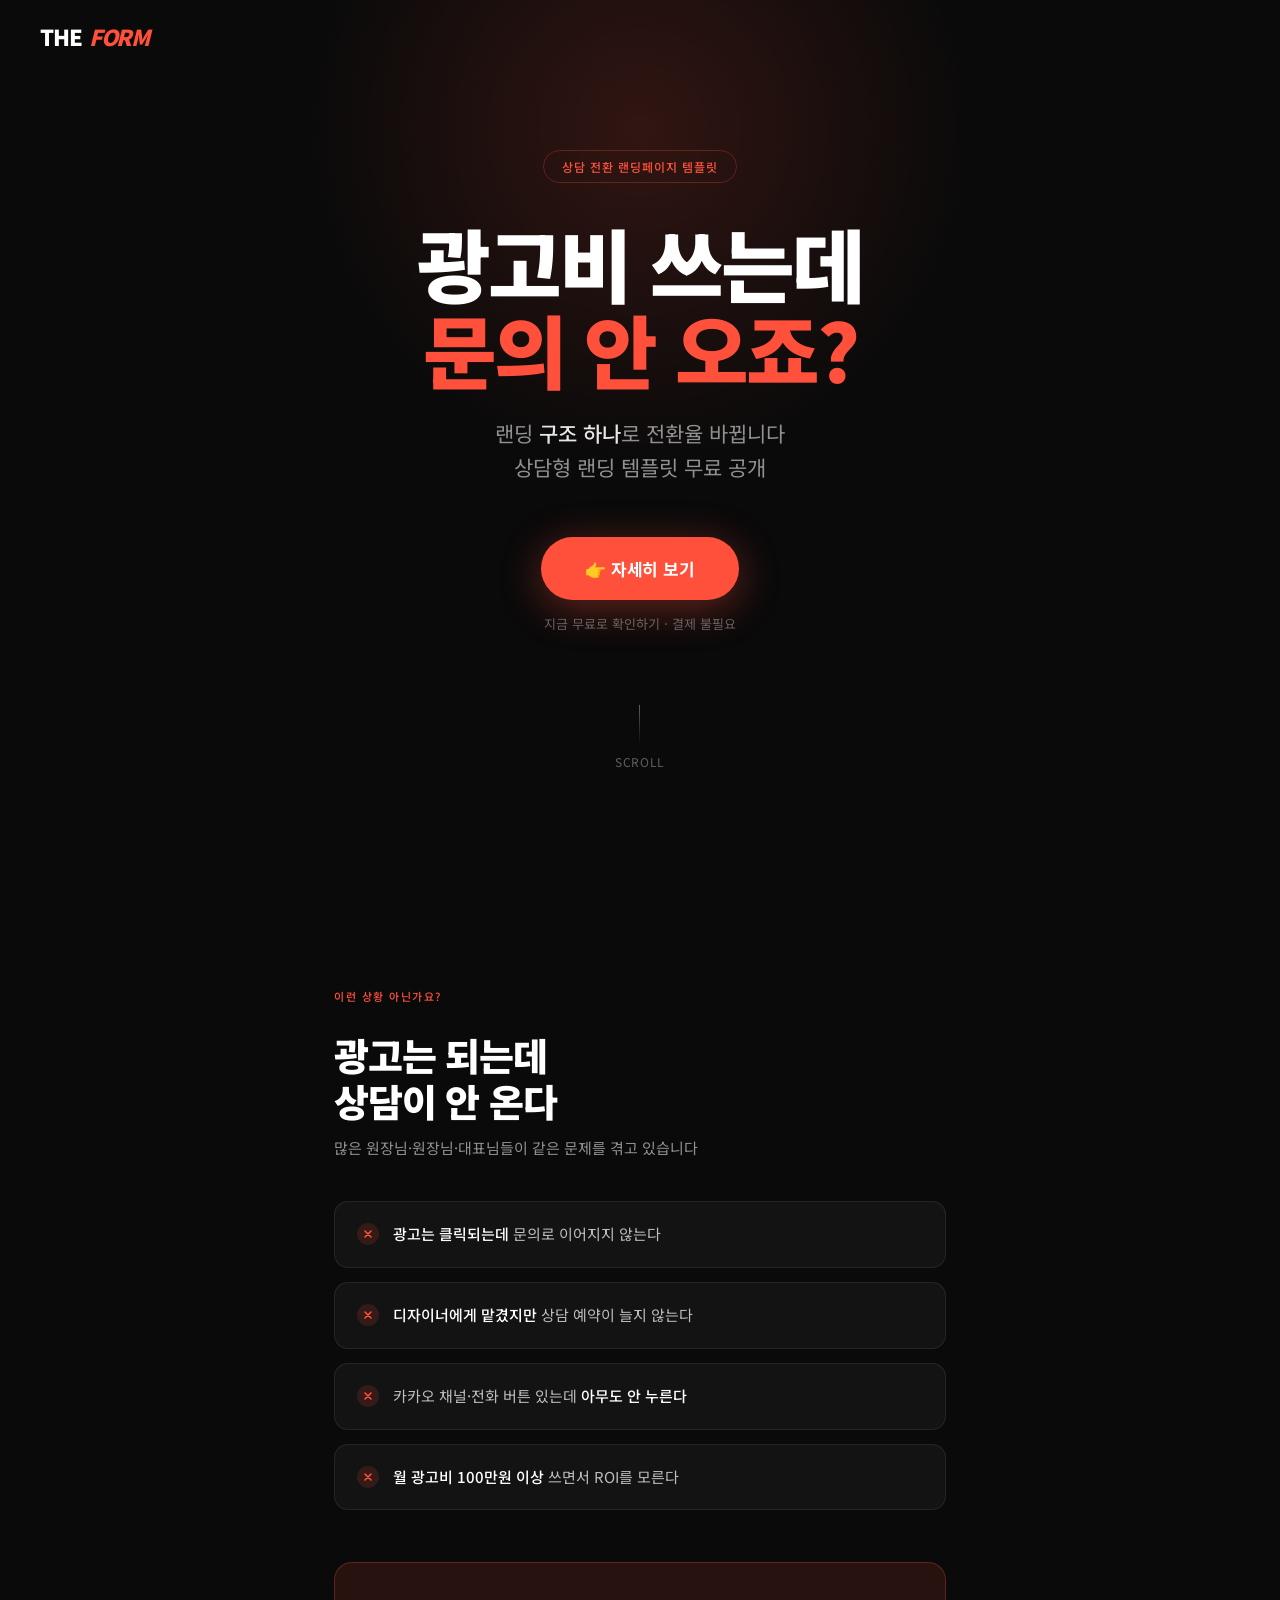
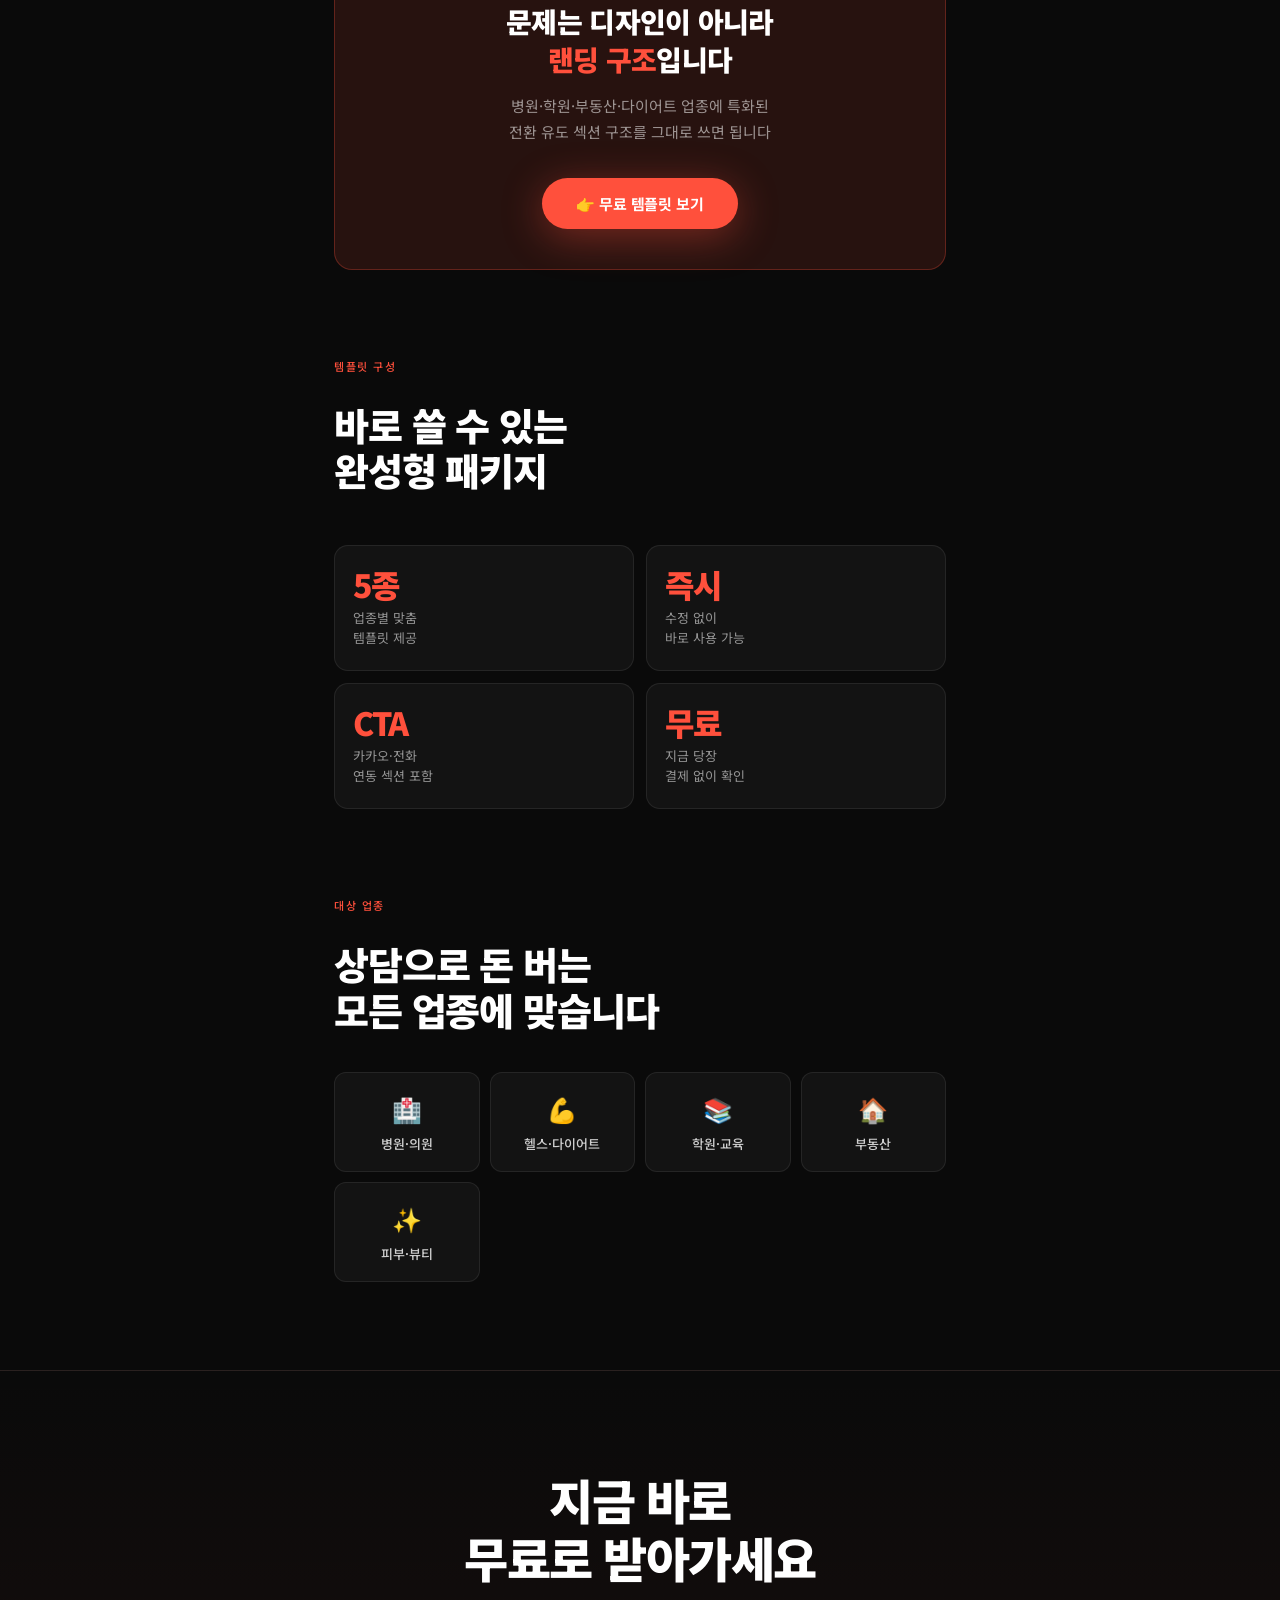
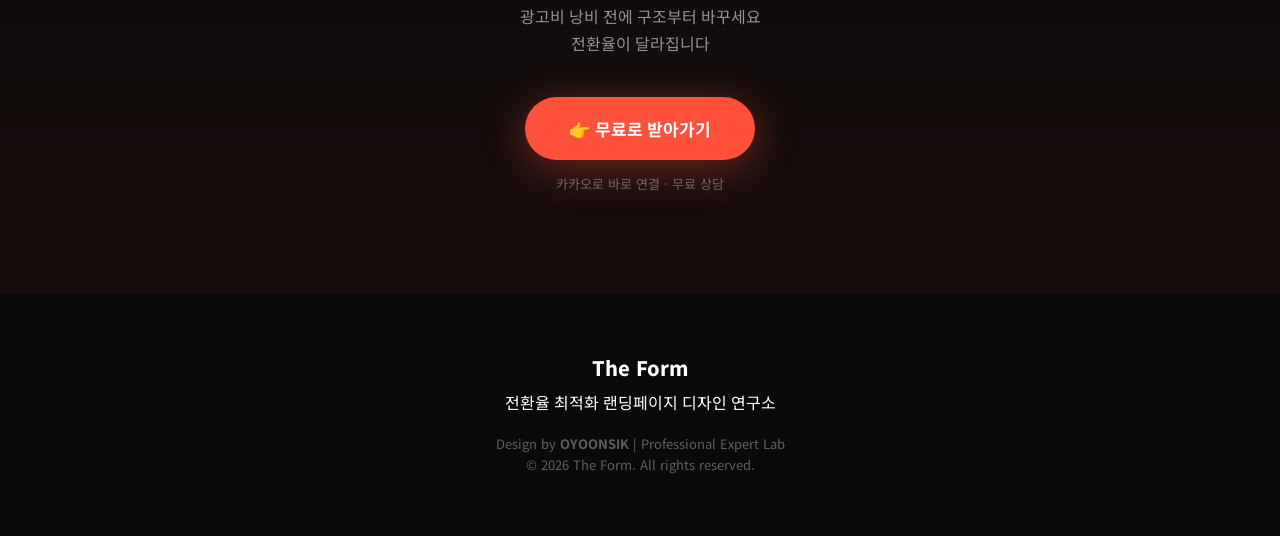
<file: index.html>
<!DOCTYPE html>
<html lang="ko">
<head>
<meta charset="UTF-8">
<meta name="viewport" content="width=device-width, initial-scale=1.0">
<title>광고비 쓰는데 문의 안 오죠? | 상담 전환 랜딩페이지 템플릿</title>
<meta name="description" content="랜딩 구조 하나로 전환율 바뀝니다. 병원·학원·부동산·다이어트 업종 맞춤 상담형 랜딩 템플릿 무료 공개.">

<!-- Open Graph (카카오/페이스북 공유용) -->
<meta property="og:title" content="광고비 쓰는데 문의 안 오죠?">
<meta property="og:description" content="랜딩 구조 하나로 전환율 바뀝니다. 상담형 랜딩 템플릿 무료 공개.">
<meta property="og:type" content="website">

<meta property="og:image" content="https://oyoonsik.github.io/landing-templates/img/thumbnail.png">
<meta property="og:image:width" content="1200">
<meta property="og:image:height" content="628">

<link rel="stylesheet" href="css/style.css">

<link rel="preconnect" href="https://fonts.googleapis.com">
<link href="https://fonts.googleapis.com/css2?family=Noto+Sans+KR:wght@400;500;700;900&display=swap" rel="stylesheet">

<link rel="icon" href="img/favicon-32x32.png" sizes="32x32" type="image/png">
<link rel="icon" href="img/favicon-16x16.png" sizes="16x16" type="image/png">


</head>
<body>
<nav>
  <div class="nav-logo"><a href="#" class="nav-cta">The <span>Form</span></a></div>
</nav>
<!-- HERO -->
<section class="hero">
  <span class="badge">상담 전환 랜딩페이지 템플릿</span>

  <h1>
    광고비 쓰는데<br>
    <span class="accent">문의 안 오죠?</span>
  </h1>

  <p class="sub">
    랜딩 <strong>구조 하나</strong>로 전환율 바뀝니다<br>
    상담형 랜딩 템플릿 무료 공개
  </p>

  <div class="cta-group">
    <a href="#contact" class="btn-primary">
      👉 자세히 보기
    </a>
    <span class="cta-note">지금 무료로 확인하기 · 결제 불필요</span>
  </div>

  <div class="scroll-hint">
    <div class="scroll-line"></div>
    SCROLL
  </div>
</section>

<!-- PAIN SECTION -->
<section class="section">
  <p class="section-label reveal">이런 상황 아닌가요?</p>
  <h2 class="section-title reveal">광고는 되는데<br>상담이 안 온다</h2>
  <p class="section-desc reveal">많은 원장님·원장님·대표님들이 같은 문제를 겪고 있습니다</p>

  <ul class="pain-list">
    <li class="pain-item reveal">
      <span class="pain-x">
        <svg viewBox="0 0 10 10" fill="none" xmlns="http://www.w3.org/2000/svg">
          <path d="M2 2L8 8M8 2L2 8" stroke="#FF503C" stroke-width="1.6" stroke-linecap="round"/>
        </svg>
      </span>
      <p class="pain-text"><strong>광고는 클릭되는데</strong> 문의로 이어지지 않는다</p>
    </li>
    <li class="pain-item reveal">
      <span class="pain-x">
        <svg viewBox="0 0 10 10" fill="none" xmlns="http://www.w3.org/2000/svg">
          <path d="M2 2L8 8M8 2L2 8" stroke="#FF503C" stroke-width="1.6" stroke-linecap="round"/>
        </svg>
      </span>
      <p class="pain-text"><strong>디자이너에게 맡겼지만</strong> 상담 예약이 늘지 않는다</p>
    </li>
    <li class="pain-item reveal">
      <span class="pain-x">
        <svg viewBox="0 0 10 10" fill="none" xmlns="http://www.w3.org/2000/svg">
          <path d="M2 2L8 8M8 2L2 8" stroke="#FF503C" stroke-width="1.6" stroke-linecap="round"/>
        </svg>
      </span>
      <p class="pain-text">카카오 채널·전화 버튼 있는데 <strong>아무도 안 누른다</strong></p>
    </li>
    <li class="pain-item reveal">
      <span class="pain-x">
        <svg viewBox="0 0 10 10" fill="none" xmlns="http://www.w3.org/2000/svg">
          <path d="M2 2L8 8M8 2L2 8" stroke="#FF503C" stroke-width="1.6" stroke-linecap="round"/>
        </svg>
      </span>
      <p class="pain-text"><strong>월 광고비 100만원 이상</strong> 쓰면서 ROI를 모른다</p>
    </li>
  </ul>

  <div class="solution-box reveal">
    <h3>문제는 디자인이 아니라<br><span>랜딩 구조</span>입니다</h3>
    <p>
      병원·학원·부동산·다이어트 업종에 특화된<br>
      전환 유도 섹션 구조를 그대로 쓰면 됩니다
    </p>
    <a href="template_showcase.html" class="btn-primary" style="font-size:15px; padding:15px 34px;">
      👉 무료 템플릿 보기
    </a>
  </div>
</section>

<!-- STATS -->
<section class="section" style="padding-top: 0;">
  <p class="section-label reveal">템플릿 구성</p>
  <h2 class="section-title reveal">바로 쓸 수 있는<br>완성형 패키지</h2>

  <div class="stats">
    <div class="stat-card reveal">
      <div class="stat-num">5종</div>
      <div class="stat-label">업종별 맞춤<br>템플릿 제공</div>
    </div>
    <div class="stat-card reveal">
      <div class="stat-num">즉시</div>
      <div class="stat-label">수정 없이<br>바로 사용 가능</div>
    </div>
    <div class="stat-card reveal">
      <div class="stat-num">CTA</div>
      <div class="stat-label">카카오·전화<br>연동 섹션 포함</div>
    </div>
    <div class="stat-card reveal">
      <div class="stat-num">무료</div>
      <div class="stat-label">지금 당장<br>결제 없이 확인</div>
    </div>
  </div>
</section>

<!-- INDUSTRY -->
<section class="section" style="padding-top: 0;">
  <p class="section-label reveal">대상 업종</p>
  <h2 class="section-title reveal">상담으로 돈 버는<br>모든 업종에 맞습니다</h2>

  <div class="industry-grid">
    <div class="industry-card reveal">
      <div class="industry-icon">🏥</div>
      <div class="industry-name">병원·의원</div>
    </div>
    <div class="industry-card reveal">
      <div class="industry-icon">💪</div>
      <div class="industry-name">헬스·다이어트</div>
    </div>
    <div class="industry-card reveal">
      <div class="industry-icon">📚</div>
      <div class="industry-name">학원·교육</div>
    </div>
    <div class="industry-card reveal">
      <div class="industry-icon">🏠</div>
      <div class="industry-name">부동산</div>
    </div>
    <div class="industry-card reveal">
      <div class="industry-icon">✨</div>
      <div class="industry-name">피부·뷰티</div>
    </div>
  </div>
</section>

<!-- FINAL CTA -->
<section class="final-cta" id="contact">
  <h2 class="reveal">
    지금 바로<br>무료로 받아가세요
  </h2>
  <p class="reveal">
    광고비 낭비 전에 구조부터 바꾸세요<br>
    전환율이 달라집니다
  </p>
  <div class="cta-group reveal">
    <!-- ✅ 여기에 실제 링크 또는 카카오 채널 URL로 교체하세요 -->
    <a href="template_showcase.html" class="btn-primary">
      👉 무료로 받아가기
    </a>
    <span class="cta-note">카카오로 바로 연결 · 무료 상담</span>
  </div>
</section>

<footer>
  <div class="footer-brand">The Form</div>
  <p>전환율 최적화 랜딩페이지 디자인 연구소</p>
  <div class="footer-info">
    Design by <strong>OYOONSIK</strong> | Professional Expert Lab<br>
    © 2026 The Form. All rights reserved.
  </div>
</footer>

<script src="js/Scroll.js" charset="utf-8"></script>

</body>
</html>
</file>
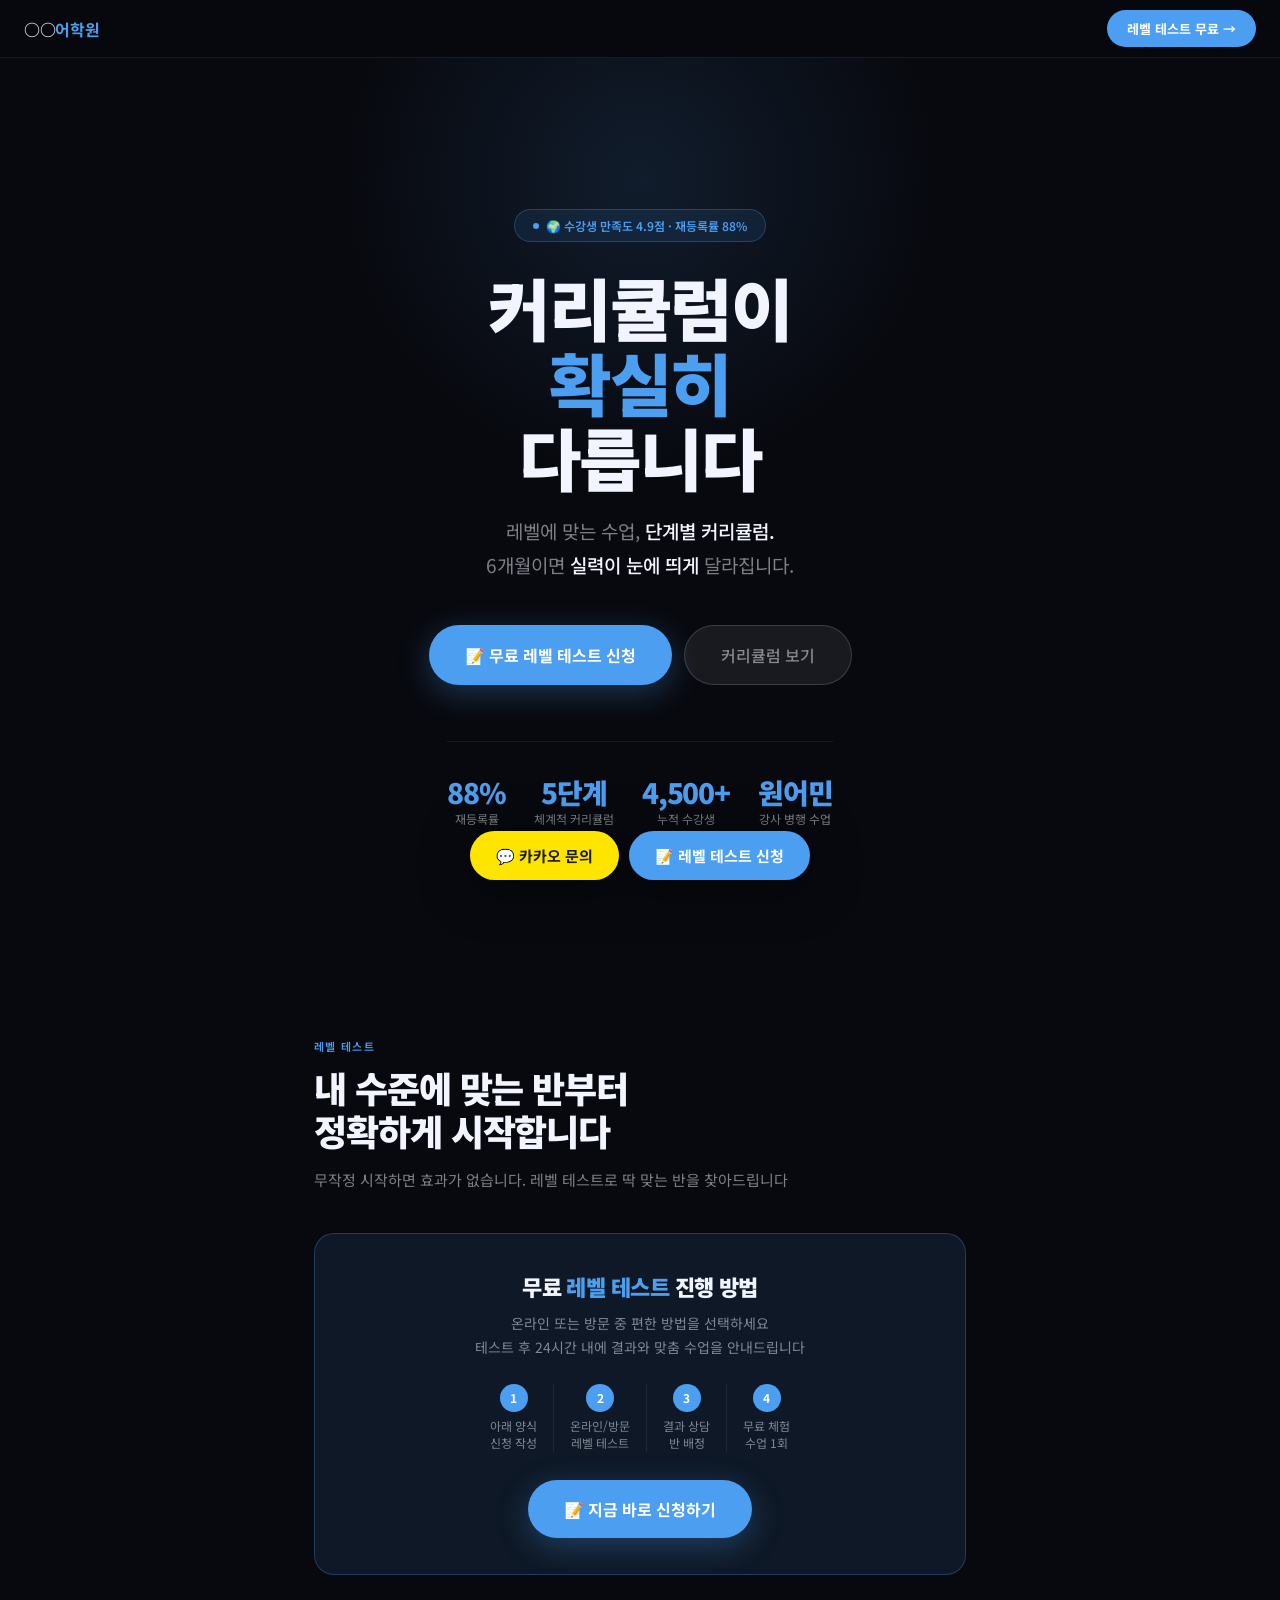
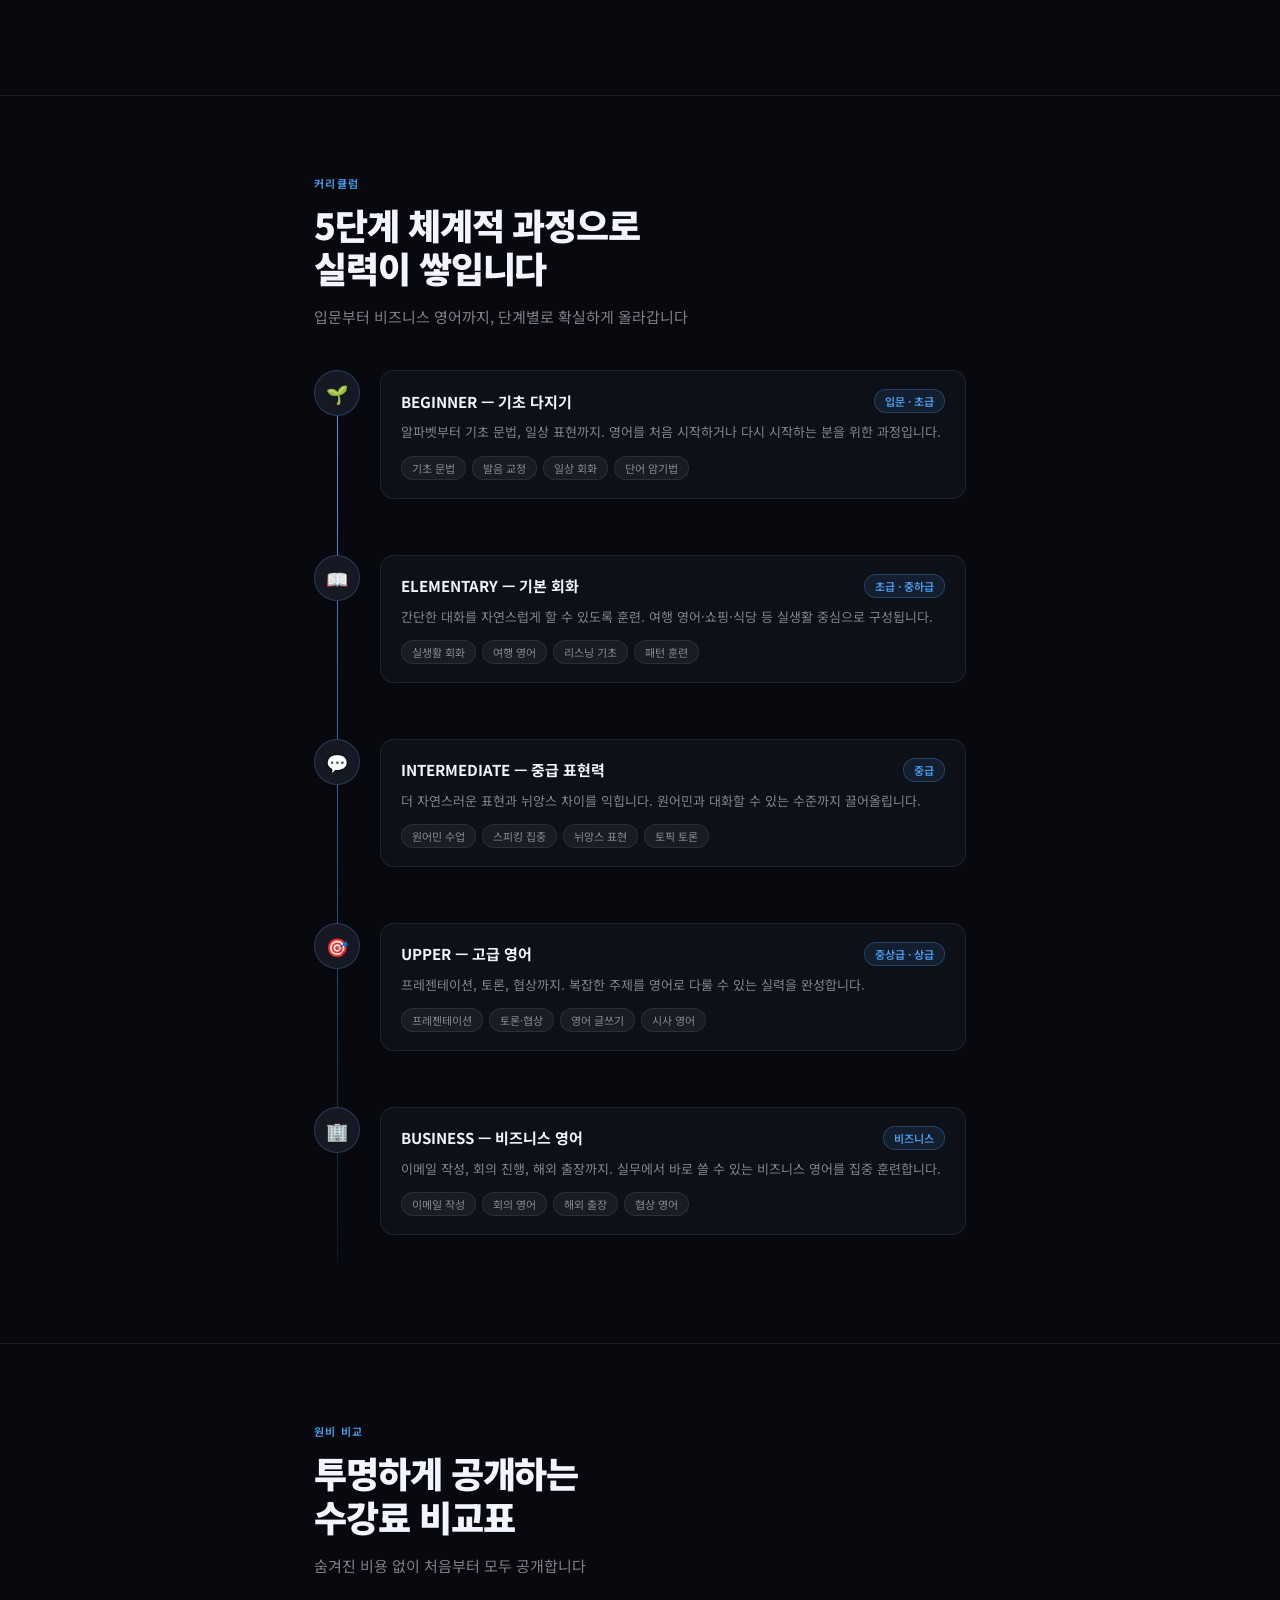
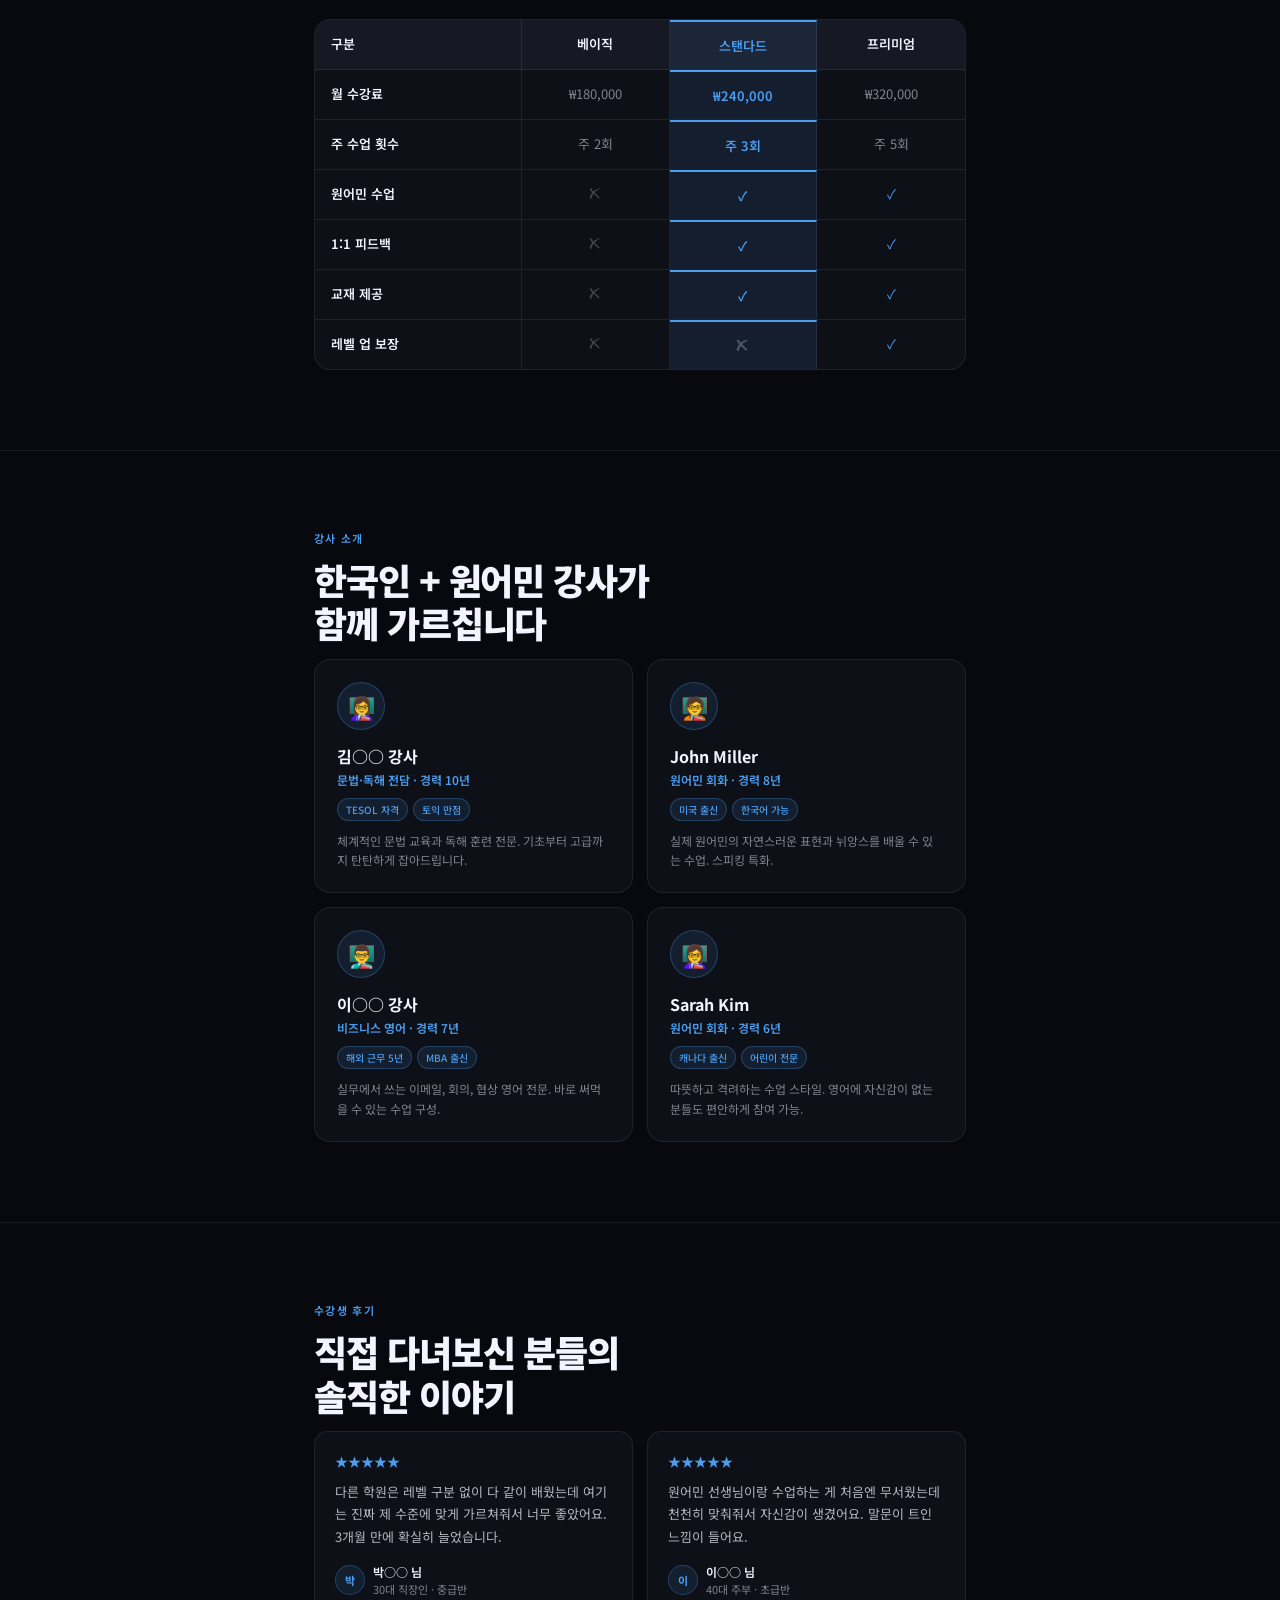
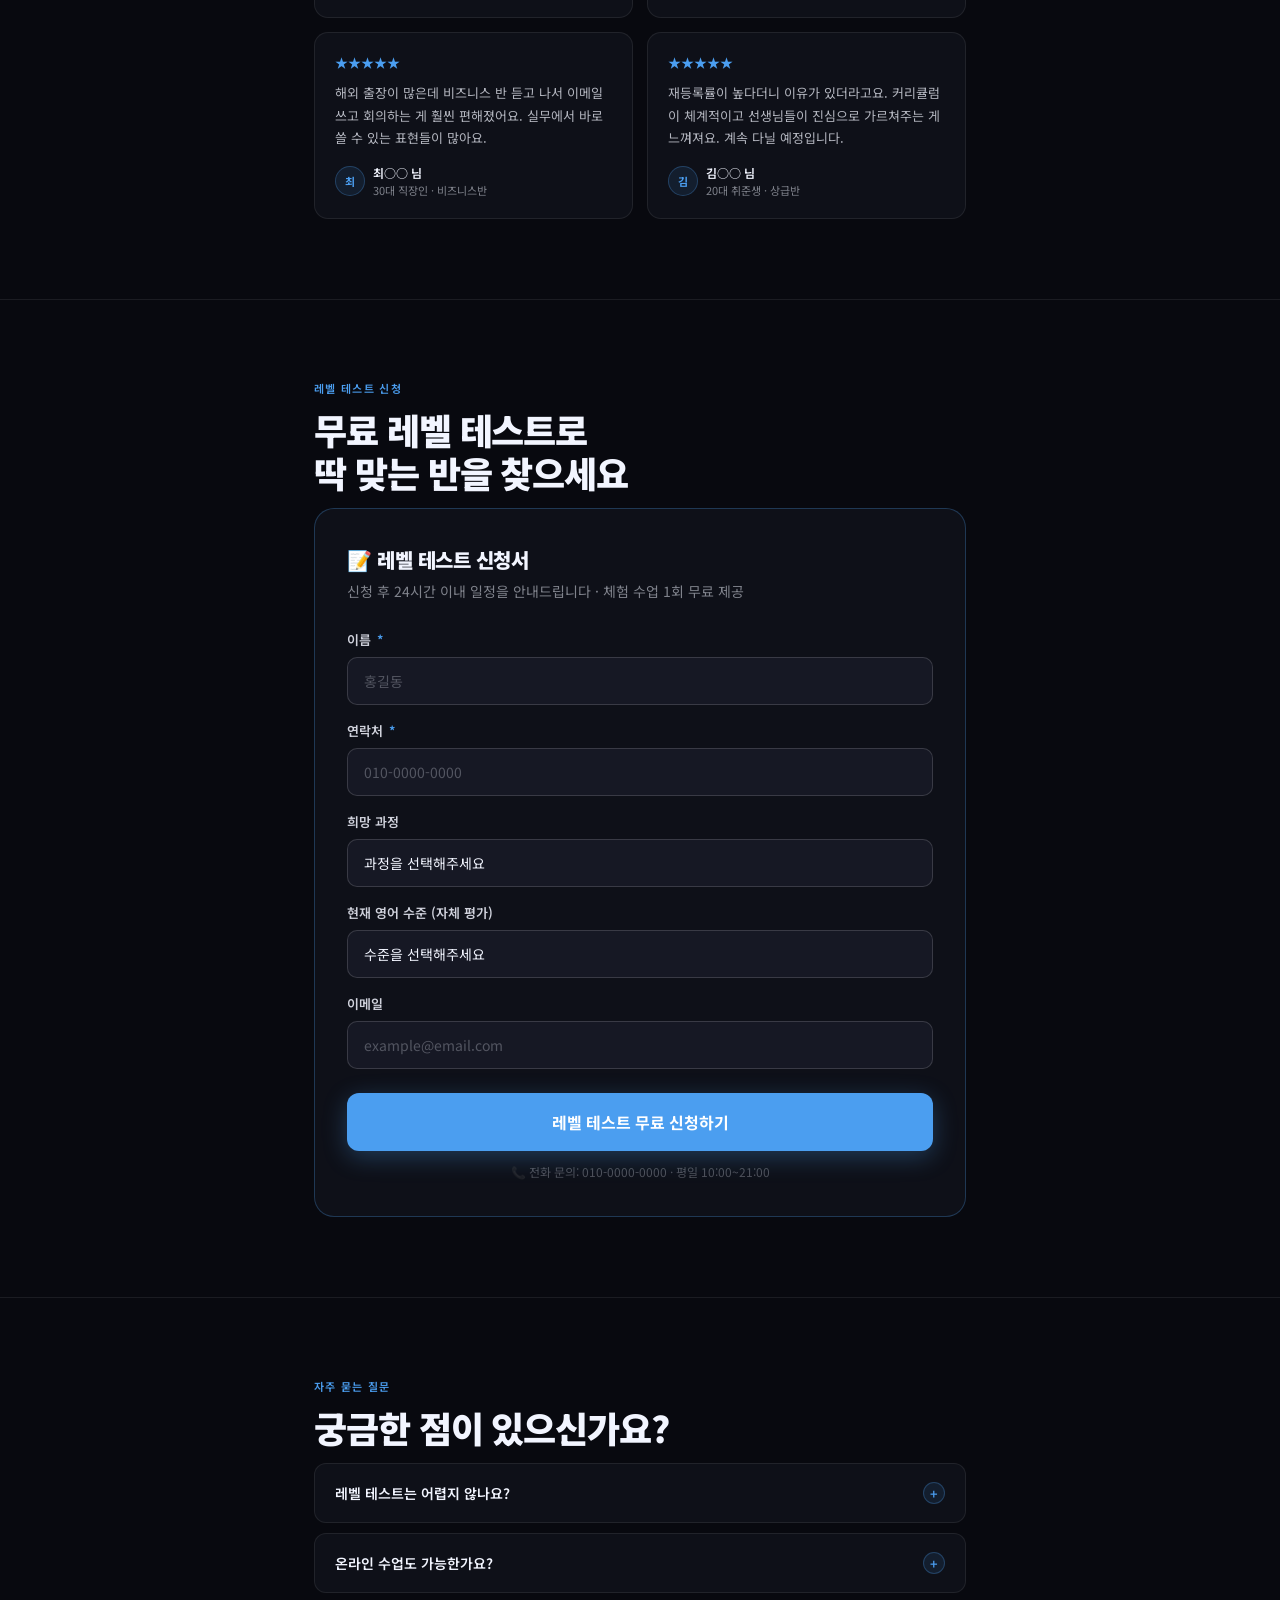
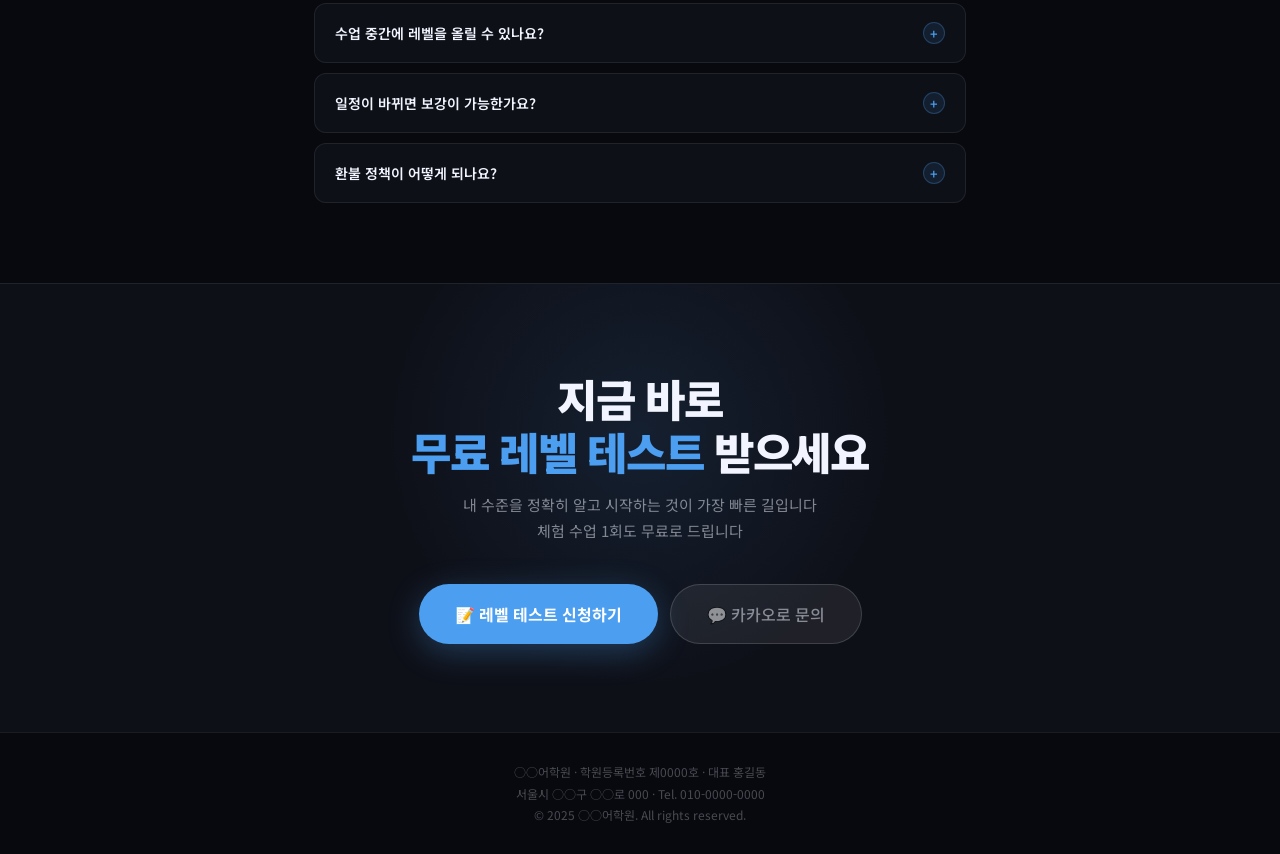
<file: template/academy_language.html>
<!DOCTYPE html>
<html lang="ko">
<head>
<meta charset="UTF-8">
<meta name="viewport" content="width=device-width, initial-scale=1.0">
<title>○○어학원 | 커리큘럼이 다른 영어 학원</title>
<meta name="description" content="단계별 커리큘럼으로 확실히 올라갑니다. 레벨 테스트 무료 신청.">

<link rel="preconnect" href="https://fonts.googleapis.com">
<link href="https://fonts.googleapis.com/css2?family=Noto+Sans+KR:wght@400;500;700;900&display=swap" rel="stylesheet">

<style>
*, *::before, *::after { margin: 0; padding: 0; box-sizing: border-box; }

:root {
  --blue: #4B9EF0;
  --blue2: #2E7DD4;
  --blue-light: rgba(75,158,240,0.10);
  --blue-border: rgba(75,158,240,0.28);
  --bg: #08090F;
  --surface: #0E1018;
  --surface2: #161824;
  --border: rgba(255,255,255,0.08);
  --border-hover: rgba(255,255,255,0.15);
  --text: #F2F5FF;
  --muted: rgba(242,245,255,0.50);
  --muted2: rgba(242,245,255,0.28);
}

html { scroll-behavior: smooth; }
body {
  font-family: 'Noto Sans KR', sans-serif;
  background: var(--bg);
  color: var(--text);
  -webkit-font-smoothing: antialiased;
}
a { text-decoration: none; color: inherit; }

/* ── FLOATING ── */
.float-cta {
  position: fixed; bottom: 20px; left: 50%;
  transform: translateX(-50%);
  z-index: 999;
  display: flex; gap: 10px;
  filter: drop-shadow(0 8px 24px rgba(0,0,0,0.5));
}
.float-btn {
  font-family: 'Noto Sans KR', sans-serif;
  font-size: 15px; font-weight: 700;
  padding: 14px 26px; border-radius: 100px; border: none;
  cursor: pointer; white-space: nowrap;
  transition: transform 0.15s, opacity 0.15s;
}
.float-btn:hover { transform: translateY(-2px); opacity: 0.9; }
.float-btn.kakao { background: #FEE500; color: #1A1A1A; }
.float-btn.main  { background: var(--blue); color: #fff; }

/* ── NAV ── */
nav {
  position: sticky; top: 0; z-index: 100;
  height: 58px;
  display: flex; align-items: center; justify-content: space-between;
  padding: 0 24px;
  background: rgba(8,9,15,0.90);
  backdrop-filter: blur(12px);
  border-bottom: 0.5px solid var(--border);
}
.nav-logo { font-size: 16px; font-weight: 700; letter-spacing: -0.02em; }
.nav-logo span { color: var(--blue); }
.nav-cta {
  background: var(--blue); color: #fff;
  font-size: 13px; font-weight: 700;
  padding: 9px 20px; border-radius: 100px;
  transition: opacity 0.15s;
}
.nav-cta:hover { opacity: 0.88; }

/* ── HERO ── */
.hero {
  min-height: 100vh;
  display: flex; flex-direction: column;
  align-items: center; justify-content: center;
  padding: 80px 24px 60px;
  text-align: center;
  position: relative; overflow: hidden;
}
.hero::before {
  content: '';
  position: absolute; top: -180px; left: 50%;
  transform: translateX(-50%);
  width: 700px; height: 600px;
  background: radial-gradient(circle, rgba(75,158,240,0.13) 0%, transparent 65%);
  pointer-events: none;
}

.hero-badge {
  display: inline-flex; align-items: center; gap: 7px;
  background: var(--blue-light);
  border: 0.5px solid var(--blue-border);
  color: var(--blue);
  font-size: 12px; font-weight: 600;
  padding: 7px 18px; border-radius: 100px;
  margin-bottom: 28px;
  animation: fadeUp 0.6s ease both;
}
.hero-badge::before {
  content: ''; width: 6px; height: 6px;
  border-radius: 50%; background: var(--blue);
  animation: blink 1.6s infinite;
}

.hero h1 {
  font-size: clamp(34px, 8vw, 68px);
  font-weight: 900;
  line-height: 1.1; letter-spacing: -0.035em;
  margin-bottom: 20px;
  animation: fadeUp 0.6s 0.08s ease both;
}
.hero h1 .accent { color: var(--blue); }

.hero p {
  font-size: clamp(15px, 2.5vw, 19px);
  color: var(--muted); line-height: 1.75;
  margin-bottom: 44px;
  animation: fadeUp 0.6s 0.14s ease both;
}
.hero p strong { color: var(--text); font-weight: 500; }

.hero-btns {
  display: flex; gap: 12px; justify-content: center; flex-wrap: wrap;
  animation: fadeUp 0.6s 0.2s ease both;
}
.btn-main {
  background: var(--blue); color: #fff;
  font-family: 'Noto Sans KR', sans-serif;
  font-size: 16px; font-weight: 700;
  padding: 17px 36px; border-radius: 100px; border: none;
  cursor: pointer; transition: opacity 0.15s, transform 0.15s;
  box-shadow: 0 8px 32px rgba(75,158,240,0.3);
}
.btn-main:hover { opacity: 0.9; transform: translateY(-2px); }
.btn-sub {
  background: rgba(255,255,255,0.07);
  border: 0.5px solid var(--border-hover);
  color: var(--muted);
  font-family: 'Noto Sans KR', sans-serif;
  font-size: 16px; font-weight: 500;
  padding: 17px 36px; border-radius: 100px;
  cursor: pointer; transition: background 0.15s;
}
.btn-sub:hover { background: rgba(255,255,255,0.12); color: var(--text); }

.trust-bar {
  display: flex; gap: 28px; flex-wrap: wrap;
  justify-content: center;
  margin-top: 56px; padding-top: 36px;
  border-top: 0.5px solid var(--border);
  animation: fadeUp 0.6s 0.26s ease both;
}
.trust-item { text-align: center; }
.trust-num {
  font-size: 28px; font-weight: 900;
  color: var(--blue); letter-spacing: -0.04em; line-height: 1;
}
.trust-label { font-size: 12px; color: var(--muted); margin-top: 4px; }

/* ── SECTION ── */
.section {
  max-width: 700px; margin: 0 auto;
  padding: 80px 24px;
}
.sec-label {
  font-size: 11px; font-weight: 600;
  letter-spacing: 0.12em; color: var(--blue);
  text-transform: uppercase; margin-bottom: 12px;
}
.sec-title {
  font-size: clamp(24px, 4.5vw, 36px);
  font-weight: 900; letter-spacing: -0.03em;
  line-height: 1.2; margin-bottom: 14px;
}
.sec-desc {
  font-size: 15px; color: var(--muted);
  line-height: 1.8; margin-bottom: 40px;
}

/* ── LEVEL TEST CTA ── */
.level-box {
  background: var(--blue-light);
  border: 0.5px solid var(--blue-border);
  border-radius: 20px; padding: 36px 32px;
  text-align: center; margin-bottom: 40px;
}
.level-box h3 {
  font-size: 22px; font-weight: 900;
  letter-spacing: -0.025em; margin-bottom: 10px;
}
.level-box h3 span { color: var(--blue); }
.level-box p {
  font-size: 14px; color: var(--muted);
  line-height: 1.7; margin-bottom: 24px;
}
.level-steps {
  display: flex; justify-content: center;
  gap: 0; margin-bottom: 28px; flex-wrap: wrap;
}
.level-step {
  display: flex; flex-direction: column;
  align-items: center; gap: 6px;
  padding: 0 16px;
}
.level-step:not(:last-child) { border-right: 0.5px solid var(--border); }
.ls-num {
  width: 28px; height: 28px; border-radius: 50%;
  background: var(--blue); color: #fff;
  font-size: 12px; font-weight: 700;
  display: flex; align-items: center; justify-content: center;
}
.ls-label { font-size: 12px; color: var(--muted); text-align: center; line-height: 1.4; }

/* ── CURRICULUM TIMELINE ── */
.timeline {
  position: relative;
  display: flex; flex-direction: column; gap: 0;
}
.timeline::before {
  content: '';
  position: absolute; left: 23px; top: 0; bottom: 0;
  width: 1px;
  background: linear-gradient(to bottom, var(--blue), rgba(75,158,240,0.1));
}
.tl-item {
  display: flex; gap: 20px;
  padding-bottom: 28px; position: relative;
}
.tl-item:last-child { padding-bottom: 0; }
.tl-dot {
  flex-shrink: 0; width: 46px; height: 46px;
  border-radius: 50%;
  background: var(--surface2);
  border: 1.5px solid var(--blue-border);
  display: flex; align-items: center; justify-content: center;
  font-size: 18px;
  position: relative; z-index: 1;
}
.tl-content {
  flex: 1; padding-top: 8px;
  background: var(--surface);
  border: 0.5px solid var(--border);
  border-radius: 14px; padding: 18px 20px;
  margin-bottom: 28px;
  transition: border-color 0.2s;
}
.tl-content:hover { border-color: var(--blue-border); }
.tl-header {
  display: flex; align-items: center;
  justify-content: space-between; margin-bottom: 8px;
}
.tl-title { font-size: 15px; font-weight: 700; }
.tl-level {
  font-size: 11px; font-weight: 600;
  color: var(--blue);
  background: var(--blue-light);
  border: 0.5px solid var(--blue-border);
  padding: 3px 10px; border-radius: 100px;
}
.tl-desc { font-size: 13px; color: var(--muted); line-height: 1.7; margin-bottom: 12px; }
.tl-tags { display: flex; flex-wrap: wrap; gap: 6px; }
.tl-tag {
  font-size: 11px;
  background: rgba(255,255,255,0.05);
  border: 0.5px solid var(--border);
  color: var(--muted);
  padding: 3px 10px; border-radius: 100px;
}

/* ── PRICE COMPARE ── */
.price-table {
  background: var(--surface);
  border: 0.5px solid var(--border);
  border-radius: 16px; overflow: hidden;
}
.pt-header {
  display: grid; grid-template-columns: 1.4fr 1fr 1fr 1fr;
  background: var(--surface2);
  border-bottom: 0.5px solid var(--border);
}
.pt-cell {
  padding: 14px 16px;
  font-size: 13px; font-weight: 600;
  text-align: center;
  border-right: 0.5px solid var(--border);
}
.pt-cell:last-child { border-right: none; }
.pt-cell.highlight {
  background: var(--blue-light);
  color: var(--blue);
  border-top: 2px solid var(--blue);
}
.pt-row {
  display: grid; grid-template-columns: 1.4fr 1fr 1fr 1fr;
  border-bottom: 0.5px solid var(--border);
  transition: background 0.15s;
}
.pt-row:last-child { border-bottom: none; }
.pt-row:hover { background: rgba(255,255,255,0.02); }
.pt-row .pt-cell {
  font-size: 13px; font-weight: 400;
  color: var(--muted);
}
.pt-row .pt-cell:first-child { font-weight: 600; color: var(--text); text-align: left; }
.pt-row .pt-cell.highlight { color: var(--blue); font-weight: 600; }
.check { color: var(--blue); }
.cross { color: var(--muted2); }

/* ── TEACHERS ── */
.teacher-grid {
  display: grid; grid-template-columns: 1fr 1fr; gap: 14px;
}
.teacher-card {
  background: var(--surface);
  border: 0.5px solid var(--border);
  border-radius: 16px; padding: 22px;
  transition: border-color 0.2s, transform 0.2s;
}
.teacher-card:hover { border-color: var(--blue-border); transform: translateY(-2px); }
.tc-avatar {
  width: 48px; height: 48px; border-radius: 50%;
  background: var(--blue-light);
  border: 1.5px solid var(--blue-border);
  display: flex; align-items: center; justify-content: center;
  font-size: 22px; margin-bottom: 14px;
}
.tc-name { font-size: 16px; font-weight: 700; margin-bottom: 3px; }
.tc-subject { font-size: 12px; color: var(--blue); font-weight: 600; margin-bottom: 10px; }
.tc-tags { display: flex; flex-wrap: wrap; gap: 5px; margin-bottom: 10px; }
.tc-tag {
  font-size: 10px; font-weight: 500;
  background: var(--blue-light);
  border: 0.5px solid var(--blue-border);
  color: var(--blue);
  padding: 3px 8px; border-radius: 100px;
}
.tc-desc { font-size: 12px; color: var(--muted); line-height: 1.65; }

/* ── REVIEWS ── */
.review-grid { display: grid; grid-template-columns: 1fr 1fr; gap: 14px; }
.review-card {
  background: var(--surface);
  border: 0.5px solid var(--border);
  border-radius: 14px; padding: 20px;
  transition: border-color 0.2s;
}
.review-card:hover { border-color: var(--blue-border); }
.r-stars { color: var(--blue); font-size: 13px; margin-bottom: 10px; }
.r-text { font-size: 13px; color: rgba(242,245,255,0.72); line-height: 1.75; margin-bottom: 14px; }
.r-author { display: flex; align-items: center; gap: 8px; }
.r-avatar {
  width: 30px; height: 30px; border-radius: 50%;
  background: var(--blue-light);
  border: 0.5px solid var(--blue-border);
  display: flex; align-items: center; justify-content: center;
  font-size: 11px; font-weight: 700; color: var(--blue);
}
.r-name { font-size: 12px; font-weight: 600; }
.r-tag  { font-size: 11px; color: var(--muted); margin-top: 1px; }

/* ── FORM ── */
.form-box {
  background: var(--surface);
  border: 0.5px solid var(--blue-border);
  border-radius: 20px; padding: 36px 32px;
}
.form-title { font-size: 20px; font-weight: 900; letter-spacing: -0.025em; margin-bottom: 6px; }
.form-desc { font-size: 14px; color: var(--muted); margin-bottom: 28px; line-height: 1.6; }
.form-group { margin-bottom: 16px; }
.form-label { display: block; font-size: 13px; font-weight: 600; margin-bottom: 8px; color: rgba(242,245,255,0.85); }
.form-label .req { color: var(--blue); margin-left: 2px; }
.form-input, .form-select {
  width: 100%;
  background: var(--surface2);
  border: 0.5px solid var(--border-hover);
  border-radius: 10px;
  color: var(--text);
  font-family: 'Noto Sans KR', sans-serif;
  font-size: 14px;
  padding: 13px 16px;
  transition: border-color 0.15s;
  outline: none;
}
.form-input::placeholder { color: var(--muted2); }
.form-input:focus, .form-select:focus { border-color: var(--blue-border); }
.form-select { appearance: none; cursor: pointer; }
.form-submit {
  width: 100%;
  background: var(--blue); color: #fff;
  font-family: 'Noto Sans KR', sans-serif;
  font-size: 16px; font-weight: 700;
  padding: 17px; border-radius: 12px; border: none;
  cursor: pointer; margin-top: 8px;
  transition: opacity 0.15s, transform 0.15s;
  box-shadow: 0 6px 24px rgba(75,158,240,0.3);
}
.form-submit:hover { opacity: 0.9; transform: translateY(-1px); }
.form-note { text-align: center; margin-top: 12px; font-size: 12px; color: var(--muted2); }

/* ── FAQ ── */
.faq-list { display: flex; flex-direction: column; gap: 10px; }
.faq-item {
  background: var(--surface);
  border: 0.5px solid var(--border);
  border-radius: 12px; overflow: hidden;
}
.faq-q {
  width: 100%; text-align: left;
  display: flex; align-items: center; justify-content: space-between;
  padding: 18px 20px;
  font-family: 'Noto Sans KR', sans-serif;
  font-size: 14px; font-weight: 600;
  background: none; border: none; cursor: pointer;
  color: var(--text); transition: background 0.15s;
}
.faq-q:hover { background: rgba(255,255,255,0.03); }
.faq-icon {
  width: 22px; height: 22px; border-radius: 50%;
  background: var(--blue-light);
  border: 0.5px solid var(--blue-border);
  display: flex; align-items: center; justify-content: center;
  font-size: 13px; color: var(--blue);
  transition: transform 0.25s; flex-shrink: 0;
}
.faq-a {
  display: none;
  padding: 14px 20px 18px;
  font-size: 13px; color: var(--muted); line-height: 1.8;
  border-top: 0.5px solid var(--border);
}
.faq-item.open .faq-a { display: block; }
.faq-item.open .faq-icon { transform: rotate(45deg); }

/* ── FINAL CTA ── */
.final-cta {
  background: var(--surface);
  border-top: 0.5px solid var(--border);
  padding: 88px 24px; text-align: center;
  position: relative; overflow: hidden;
}
.final-cta::before {
  content: '';
  position: absolute; top: -100px; left: 50%;
  transform: translateX(-50%);
  width: 600px; height: 500px;
  background: radial-gradient(circle, rgba(75,158,240,0.11) 0%, transparent 65%);
  pointer-events: none;
}
.final-cta h2 {
  font-size: clamp(26px, 5vw, 44px);
  font-weight: 900; letter-spacing: -0.03em;
  line-height: 1.2; margin-bottom: 14px; position: relative;
}
.final-cta h2 span { color: var(--blue); }
.final-cta p {
  font-size: 15px; color: var(--muted);
  line-height: 1.75; margin-bottom: 40px; position: relative;
}
.final-btns { display: flex; gap: 12px; justify-content: center; flex-wrap: wrap; position: relative; }

/* ── DIVIDER ── */
.divider { height: 0.5px; background: var(--border); }

/* ── FOOTER ── */
footer {
  padding: 28px 24px; text-align: center;
  border-top: 0.5px solid var(--border);
  font-size: 12px; color: var(--muted2); line-height: 1.8;
}

/* ── ANIMATIONS ── */
@keyframes fadeUp {
  from { opacity: 0; transform: translateY(20px); }
  to   { opacity: 1; transform: translateY(0); }
}
@keyframes blink { 0%, 100% { opacity: 1; } 50% { opacity: 0.3; } }
.reveal {
  opacity: 0; transform: translateY(22px);
  transition: opacity 0.6s ease, transform 0.6s ease;
}
.reveal.visible { opacity: 1; transform: translateY(0); }

@media (max-width: 560px) {
  .teacher-grid, .review-grid { grid-template-columns: 1fr; }
  .pt-header, .pt-row { grid-template-columns: 1.2fr 1fr 1fr 1fr; }
  .pt-cell { padding: 10px 8px; font-size: 11px; }
  .level-steps { gap: 8px; }
  .level-step { border-right: none !important; border-bottom: 0.5px solid var(--border); padding: 8px 0; width: 100%; }
  .float-cta { width: calc(100% - 32px); }
  .float-btn { flex: 1; justify-content: center; }
  .form-box { padding: 24px 20px; }
}
</style>
</head>
<body>

<!-- FLOATING -->
<div class="float-cta">
  <button class="float-btn kakao" onclick="window.open('https://open.kakao.com/YOUR_LINK','_blank')">💬 카카오 문의</button>
  <button class="float-btn main" onclick="document.getElementById('level-test').scrollIntoView({behavior:'smooth'})">📝 레벨 테스트 신청</button>
</div>

<!-- NAV -->
<nav>
  <div class="nav-logo">○○<span>어학원</span></div>
  <a href="#level-test" class="nav-cta">레벨 테스트 무료 →</a>
</nav>

<!-- HERO -->
<section class="hero">
  <div class="hero-badge">🌍 수강생 만족도 4.9점 · 재등록률 88%</div>
  <h1>
    커리큘럼이<br>
    <span class="accent">확실히</span><br>
    다릅니다
  </h1>
  <p>
    레벨에 맞는 수업, <strong>단계별 커리큘럼.</strong><br>
    6개월이면 <strong>실력이 눈에 띄게</strong> 달라집니다.
  </p>
  <div class="hero-btns">
    <button class="btn-main" onclick="document.getElementById('level-test').scrollIntoView({behavior:'smooth'})">📝 무료 레벨 테스트 신청</button>
    <button class="btn-sub" onclick="document.getElementById('curriculum').scrollIntoView({behavior:'smooth'})">커리큘럼 보기</button>
  </div>

  <div class="trust-bar">
    <div class="trust-item">
      <div class="trust-num">88%</div>
      <div class="trust-label">재등록률</div>
    </div>
    <div class="trust-item">
      <div class="trust-num">5단계</div>
      <div class="trust-label">체계적 커리큘럼</div>
    </div>
    <div class="trust-item">
      <div class="trust-num">4,500+</div>
      <div class="trust-label">누적 수강생</div>
    </div>
    <div class="trust-item">
      <div class="trust-num">원어민</div>
      <div class="trust-label">강사 병행 수업</div>
    </div>
  </div>
</section>

<!-- LEVEL TEST -->
<section class="section" id="level-test">
  <p class="sec-label reveal">레벨 테스트</p>
  <h2 class="sec-title reveal">내 수준에 맞는 반부터<br>정확하게 시작합니다</h2>
  <p class="sec-desc reveal">무작정 시작하면 효과가 없습니다. 레벨 테스트로 딱 맞는 반을 찾아드립니다</p>

  <div class="level-box reveal">
    <h3>무료 <span>레벨 테스트</span> 진행 방법</h3>
    <p>온라인 또는 방문 중 편한 방법을 선택하세요<br>테스트 후 24시간 내에 결과와 맞춤 수업을 안내드립니다</p>
    <div class="level-steps">
      <div class="level-step">
        <div class="ls-num">1</div>
        <div class="ls-label">아래 양식<br>신청 작성</div>
      </div>
      <div class="level-step">
        <div class="ls-num">2</div>
        <div class="ls-label">온라인/방문<br>레벨 테스트</div>
      </div>
      <div class="level-step">
        <div class="ls-num">3</div>
        <div class="ls-label">결과 상담<br>반 배정</div>
      </div>
      <div class="level-step">
        <div class="ls-num">4</div>
        <div class="ls-label">무료 체험<br>수업 1회</div>
      </div>
    </div>
    <button class="btn-main" onclick="document.getElementById('apply').scrollIntoView({behavior:'smooth'})">📝 지금 바로 신청하기</button>
  </div>
</section>

<div class="divider"></div>

<!-- CURRICULUM -->
<section class="section" id="curriculum">
  <p class="sec-label reveal">커리큘럼</p>
  <h2 class="sec-title reveal">5단계 체계적 과정으로<br>실력이 쌓입니다</h2>
  <p class="sec-desc reveal">입문부터 비즈니스 영어까지, 단계별로 확실하게 올라갑니다</p>

  <div class="timeline">
    <div class="tl-item reveal">
      <div class="tl-dot">🌱</div>
      <div class="tl-content">
        <div class="tl-header">
          <div class="tl-title">BEGINNER — 기초 다지기</div>
          <div class="tl-level">입문 · 초급</div>
        </div>
        <p class="tl-desc">알파벳부터 기초 문법, 일상 표현까지. 영어를 처음 시작하거나 다시 시작하는 분을 위한 과정입니다.</p>
        <div class="tl-tags">
          <span class="tl-tag">기초 문법</span>
          <span class="tl-tag">발음 교정</span>
          <span class="tl-tag">일상 회화</span>
          <span class="tl-tag">단어 암기법</span>
        </div>
      </div>
    </div>
    <div class="tl-item reveal">
      <div class="tl-dot">📖</div>
      <div class="tl-content">
        <div class="tl-header">
          <div class="tl-title">ELEMENTARY — 기본 회화</div>
          <div class="tl-level">초급 · 중하급</div>
        </div>
        <p class="tl-desc">간단한 대화를 자연스럽게 할 수 있도록 훈련. 여행 영어·쇼핑·식당 등 실생활 중심으로 구성됩니다.</p>
        <div class="tl-tags">
          <span class="tl-tag">실생활 회화</span>
          <span class="tl-tag">여행 영어</span>
          <span class="tl-tag">리스닝 기초</span>
          <span class="tl-tag">패턴 훈련</span>
        </div>
      </div>
    </div>
    <div class="tl-item reveal">
      <div class="tl-dot">💬</div>
      <div class="tl-content">
        <div class="tl-header">
          <div class="tl-title">INTERMEDIATE — 중급 표현력</div>
          <div class="tl-level">중급</div>
        </div>
        <p class="tl-desc">더 자연스러운 표현과 뉘앙스 차이를 익힙니다. 원어민과 대화할 수 있는 수준까지 끌어올립니다.</p>
        <div class="tl-tags">
          <span class="tl-tag">원어민 수업</span>
          <span class="tl-tag">스피킹 집중</span>
          <span class="tl-tag">뉘앙스 표현</span>
          <span class="tl-tag">토픽 토론</span>
        </div>
      </div>
    </div>
    <div class="tl-item reveal">
      <div class="tl-dot">🎯</div>
      <div class="tl-content">
        <div class="tl-header">
          <div class="tl-title">UPPER — 고급 영어</div>
          <div class="tl-level">중상급 · 상급</div>
        </div>
        <p class="tl-desc">프레젠테이션, 토론, 협상까지. 복잡한 주제를 영어로 다룰 수 있는 실력을 완성합니다.</p>
        <div class="tl-tags">
          <span class="tl-tag">프레젠테이션</span>
          <span class="tl-tag">토론·협상</span>
          <span class="tl-tag">영어 글쓰기</span>
          <span class="tl-tag">시사 영어</span>
        </div>
      </div>
    </div>
    <div class="tl-item reveal">
      <div class="tl-dot">🏢</div>
      <div class="tl-content">
        <div class="tl-header">
          <div class="tl-title">BUSINESS — 비즈니스 영어</div>
          <div class="tl-level">비즈니스</div>
        </div>
        <p class="tl-desc">이메일 작성, 회의 진행, 해외 출장까지. 실무에서 바로 쓸 수 있는 비즈니스 영어를 집중 훈련합니다.</p>
        <div class="tl-tags">
          <span class="tl-tag">이메일 작성</span>
          <span class="tl-tag">회의 영어</span>
          <span class="tl-tag">해외 출장</span>
          <span class="tl-tag">협상 영어</span>
        </div>
      </div>
    </div>
  </div>
</section>

<div class="divider"></div>

<!-- PRICE TABLE -->
<section class="section">
  <p class="sec-label reveal">원비 비교</p>
  <h2 class="sec-title reveal">투명하게 공개하는<br>수강료 비교표</h2>
  <p class="sec-desc reveal">숨겨진 비용 없이 처음부터 모두 공개합니다</p>

  <div class="price-table reveal">
    <div class="pt-header">
      <div class="pt-cell" style="text-align:left">구분</div>
      <div class="pt-cell">베이직</div>
      <div class="pt-cell highlight">스탠다드</div>
      <div class="pt-cell">프리미엄</div>
    </div>
    <div class="pt-row">
      <div class="pt-cell">월 수강료</div>
      <div class="pt-cell">₩180,000</div>
      <div class="pt-cell highlight">₩240,000</div>
      <div class="pt-cell">₩320,000</div>
    </div>
    <div class="pt-row">
      <div class="pt-cell">주 수업 횟수</div>
      <div class="pt-cell">주 2회</div>
      <div class="pt-cell highlight">주 3회</div>
      <div class="pt-cell">주 5회</div>
    </div>
    <div class="pt-row">
      <div class="pt-cell">원어민 수업</div>
      <div class="pt-cell"><span class="cross">✗</span></div>
      <div class="pt-cell highlight"><span class="check">✓</span></div>
      <div class="pt-cell"><span class="check">✓</span></div>
    </div>
    <div class="pt-row">
      <div class="pt-cell">1:1 피드백</div>
      <div class="pt-cell"><span class="cross">✗</span></div>
      <div class="pt-cell highlight"><span class="check">✓</span></div>
      <div class="pt-cell"><span class="check">✓</span></div>
    </div>
    <div class="pt-row">
      <div class="pt-cell">교재 제공</div>
      <div class="pt-cell"><span class="cross">✗</span></div>
      <div class="pt-cell highlight"><span class="check">✓</span></div>
      <div class="pt-cell"><span class="check">✓</span></div>
    </div>
    <div class="pt-row">
      <div class="pt-cell">레벨 업 보장</div>
      <div class="pt-cell"><span class="cross">✗</span></div>
      <div class="pt-cell highlight"><span class="cross">✗</span></div>
      <div class="pt-cell"><span class="check">✓</span></div>
    </div>
  </div>
</section>

<div class="divider"></div>

<!-- TEACHERS -->
<section class="section">
  <p class="sec-label reveal">강사 소개</p>
  <h2 class="sec-title reveal">한국인 + 원어민 강사가<br>함께 가르칩니다</h2>

  <div class="teacher-grid">
    <div class="teacher-card reveal">
      <div class="tc-avatar">👩‍🏫</div>
      <div class="tc-name">김○○ 강사</div>
      <div class="tc-subject">문법·독해 전담 · 경력 10년</div>
      <div class="tc-tags">
        <span class="tc-tag">TESOL 자격</span>
        <span class="tc-tag">토익 만점</span>
      </div>
      <p class="tc-desc">체계적인 문법 교육과 독해 훈련 전문. 기초부터 고급까지 탄탄하게 잡아드립니다.</p>
    </div>
    <div class="teacher-card reveal">
      <div class="tc-avatar">🧑‍🏫</div>
      <div class="tc-name">John Miller</div>
      <div class="tc-subject">원어민 회화 · 경력 8년</div>
      <div class="tc-tags">
        <span class="tc-tag">미국 출신</span>
        <span class="tc-tag">한국어 가능</span>
      </div>
      <p class="tc-desc">실제 원어민의 자연스러운 표현과 뉘앙스를 배울 수 있는 수업. 스피킹 특화.</p>
    </div>
    <div class="teacher-card reveal">
      <div class="tc-avatar">👨‍🏫</div>
      <div class="tc-name">이○○ 강사</div>
      <div class="tc-subject">비즈니스 영어 · 경력 7년</div>
      <div class="tc-tags">
        <span class="tc-tag">해외 근무 5년</span>
        <span class="tc-tag">MBA 출신</span>
      </div>
      <p class="tc-desc">실무에서 쓰는 이메일, 회의, 협상 영어 전문. 바로 써먹을 수 있는 수업 구성.</p>
    </div>
    <div class="teacher-card reveal">
      <div class="tc-avatar">👩‍🏫</div>
      <div class="tc-name">Sarah Kim</div>
      <div class="tc-subject">원어민 회화 · 경력 6년</div>
      <div class="tc-tags">
        <span class="tc-tag">캐나다 출신</span>
        <span class="tc-tag">어린이 전문</span>
      </div>
      <p class="tc-desc">따뜻하고 격려하는 수업 스타일. 영어에 자신감이 없는 분들도 편안하게 참여 가능.</p>
    </div>
  </div>
</section>

<div class="divider"></div>

<!-- REVIEWS -->
<section class="section">
  <p class="sec-label reveal">수강생 후기</p>
  <h2 class="sec-title reveal">직접 다녀보신 분들의<br>솔직한 이야기</h2>

  <div class="review-grid">
    <div class="review-card reveal">
      <div class="r-stars">★★★★★</div>
      <p class="r-text">다른 학원은 레벨 구분 없이 다 같이 배웠는데 여기는 진짜 제 수준에 맞게 가르쳐줘서 너무 좋았어요. 3개월 만에 확실히 늘었습니다.</p>
      <div class="r-author">
        <div class="r-avatar">박</div>
        <div>
          <div class="r-name">박○○ 님</div>
          <div class="r-tag">30대 직장인 · 중급반</div>
        </div>
      </div>
    </div>
    <div class="review-card reveal">
      <div class="r-stars">★★★★★</div>
      <p class="r-text">원어민 선생님이랑 수업하는 게 처음엔 무서웠는데 천천히 맞춰줘서 자신감이 생겼어요. 말문이 트인 느낌이 들어요.</p>
      <div class="r-author">
        <div class="r-avatar">이</div>
        <div>
          <div class="r-name">이○○ 님</div>
          <div class="r-tag">40대 주부 · 초급반</div>
        </div>
      </div>
    </div>
    <div class="review-card reveal">
      <div class="r-stars">★★★★★</div>
      <p class="r-text">해외 출장이 많은데 비즈니스 반 듣고 나서 이메일 쓰고 회의하는 게 훨씬 편해졌어요. 실무에서 바로 쓸 수 있는 표현들이 많아요.</p>
      <div class="r-author">
        <div class="r-avatar">최</div>
        <div>
          <div class="r-name">최○○ 님</div>
          <div class="r-tag">30대 직장인 · 비즈니스반</div>
        </div>
      </div>
    </div>
    <div class="review-card reveal">
      <div class="r-stars">★★★★★</div>
      <p class="r-text">재등록률이 높다더니 이유가 있더라고요. 커리큘럼이 체계적이고 선생님들이 진심으로 가르쳐주는 게 느껴져요. 계속 다닐 예정입니다.</p>
      <div class="r-author">
        <div class="r-avatar">김</div>
        <div>
          <div class="r-name">김○○ 님</div>
          <div class="r-tag">20대 취준생 · 상급반</div>
        </div>
      </div>
    </div>
  </div>
</section>

<div class="divider"></div>

<!-- APPLY FORM -->
<section class="section" id="apply">
  <p class="sec-label reveal">레벨 테스트 신청</p>
  <h2 class="sec-title reveal">무료 레벨 테스트로<br>딱 맞는 반을 찾으세요</h2>

  <div class="form-box reveal">
    <div class="form-title">📝 레벨 테스트 신청서</div>
    <p class="form-desc">신청 후 24시간 이내 일정을 안내드립니다 · 체험 수업 1회 무료 제공</p>

    <div class="form-group">
      <label class="form-label">이름 <span class="req">*</span></label>
      <input type="text" class="form-input" placeholder="홍길동">
    </div>
    <div class="form-group">
      <label class="form-label">연락처 <span class="req">*</span></label>
      <input type="tel" class="form-input" placeholder="010-0000-0000">
    </div>
    <div class="form-group">
      <label class="form-label">희망 과정</label>
      <select class="form-select">
        <option value="" disabled selected>과정을 선택해주세요</option>
        <option>일반 영어 회화</option>
        <option>비즈니스 영어</option>
        <option>영어 독해·문법</option>
        <option>원어민 집중 회화</option>
        <option>아직 모르겠어요 (테스트 후 결정)</option>
      </select>
    </div>
    <div class="form-group">
      <label class="form-label">현재 영어 수준 (자체 평가)</label>
      <select class="form-select">
        <option value="" disabled selected>수준을 선택해주세요</option>
        <option>완전 입문 (알파벳 수준)</option>
        <option>기초 (간단한 단어·표현 가능)</option>
        <option>초중급 (짧은 대화 가능)</option>
        <option>중급 (일상 대화 가능)</option>
        <option>상급 (자유로운 대화 가능)</option>
      </select>
    </div>
    <div class="form-group">
      <label class="form-label">이메일</label>
      <input type="email" class="form-input" placeholder="example@email.com">
    </div>
    <button class="form-submit" onclick="submitForm()">레벨 테스트 무료 신청하기</button>
    <p class="form-note">📞 전화 문의: 010-0000-0000 · 평일 10:00~21:00</p>
  </div>
</section>

<div class="divider"></div>

<!-- FAQ -->
<section class="section">
  <p class="sec-label reveal">자주 묻는 질문</p>
  <h2 class="sec-title reveal">궁금한 점이 있으신가요?</h2>

  <div class="faq-list reveal">
    <div class="faq-item">
      <button class="faq-q" onclick="toggleFaq(this)">
        레벨 테스트는 어렵지 않나요?
        <span class="faq-icon">+</span>
      </button>
      <div class="faq-a">부담 갖지 않으셔도 됩니다. 틀려도 괜찮습니다. 어느 수준부터 시작할지 파악하는 것이 목적이라 합격·불합격이 없는 테스트입니다.</div>
    </div>
    <div class="faq-item">
      <button class="faq-q" onclick="toggleFaq(this)">
        온라인 수업도 가능한가요?
        <span class="faq-icon">+</span>
      </button>
      <div class="faq-a">네, 일부 과정은 온라인 수업을 제공합니다. 레벨 테스트 후 상담 시 온라인 여부를 선택하실 수 있습니다.</div>
    </div>
    <div class="faq-item">
      <button class="faq-q" onclick="toggleFaq(this)">
        수업 중간에 레벨을 올릴 수 있나요?
        <span class="faq-icon">+</span>
      </button>
      <div class="faq-a">가능합니다. 담당 강사가 실력 향상을 확인하면 다음 달 상위 레벨로 이동을 권장드립니다.</div>
    </div>
    <div class="faq-item">
      <button class="faq-q" onclick="toggleFaq(this)">
        일정이 바뀌면 보강이 가능한가요?
        <span class="faq-icon">+</span>
      </button>
      <div class="faq-a">월 2회까지 보강 수업을 제공합니다. 최소 24시간 전 연락 시 원하는 날짜로 조정 가능합니다.</div>
    </div>
    <div class="faq-item">
      <button class="faq-q" onclick="toggleFaq(this)">
        환불 정책이 어떻게 되나요?
        <span class="faq-icon">+</span>
      </button>
      <div class="faq-a">학원법에 따라 수강 일수 기준 환불 처리됩니다. 자세한 환불 규정은 등록 시 안내드립니다.</div>
    </div>
  </div>
</section>

<!-- FINAL CTA -->
<section class="final-cta">
  <h2 class="reveal">지금 바로<br><span>무료 레벨 테스트</span> 받으세요</h2>
  <p class="reveal">
    내 수준을 정확히 알고 시작하는 것이 가장 빠른 길입니다<br>
    체험 수업 1회도 무료로 드립니다
  </p>
  <div class="final-btns">
    <button class="btn-main reveal" onclick="document.getElementById('apply').scrollIntoView({behavior:'smooth'})">📝 레벨 테스트 신청하기</button>
    <button class="btn-sub reveal" onclick="window.open('https://open.kakao.com/YOUR_LINK','_blank')">💬 카카오로 문의</button>
  </div>
</section>

<footer>
  <!-- ✅ 실제 정보로 교체 -->
  ○○어학원 · 학원등록번호 제0000호 · 대표 홍길동<br>
  서울시 ○○구 ○○로 000 · Tel. 010-0000-0000<br>
  © 2025 ○○어학원. All rights reserved.
</footer>

<script>
function toggleFaq(btn) {
  const item = btn.closest('.faq-item');
  const isOpen = item.classList.contains('open');
  document.querySelectorAll('.faq-item').forEach(i => i.classList.remove('open'));
  if (!isOpen) item.classList.add('open');
}

function submitForm() {
  alert('레벨 테스트 신청이 완료되었습니다!\n24시간 내에 연락드리겠습니다 😊');
}

const observer = new IntersectionObserver((entries) => {
  entries.forEach((entry, i) => {
    if (entry.isIntersecting) {
      setTimeout(() => entry.target.classList.add('visible'), i * 60);
      observer.unobserve(entry.target);
    }
  });
}, { threshold: 0.1 });
document.querySelectorAll('.reveal').forEach(el => observer.observe(el));
</script>
</body>
</html>
</file>
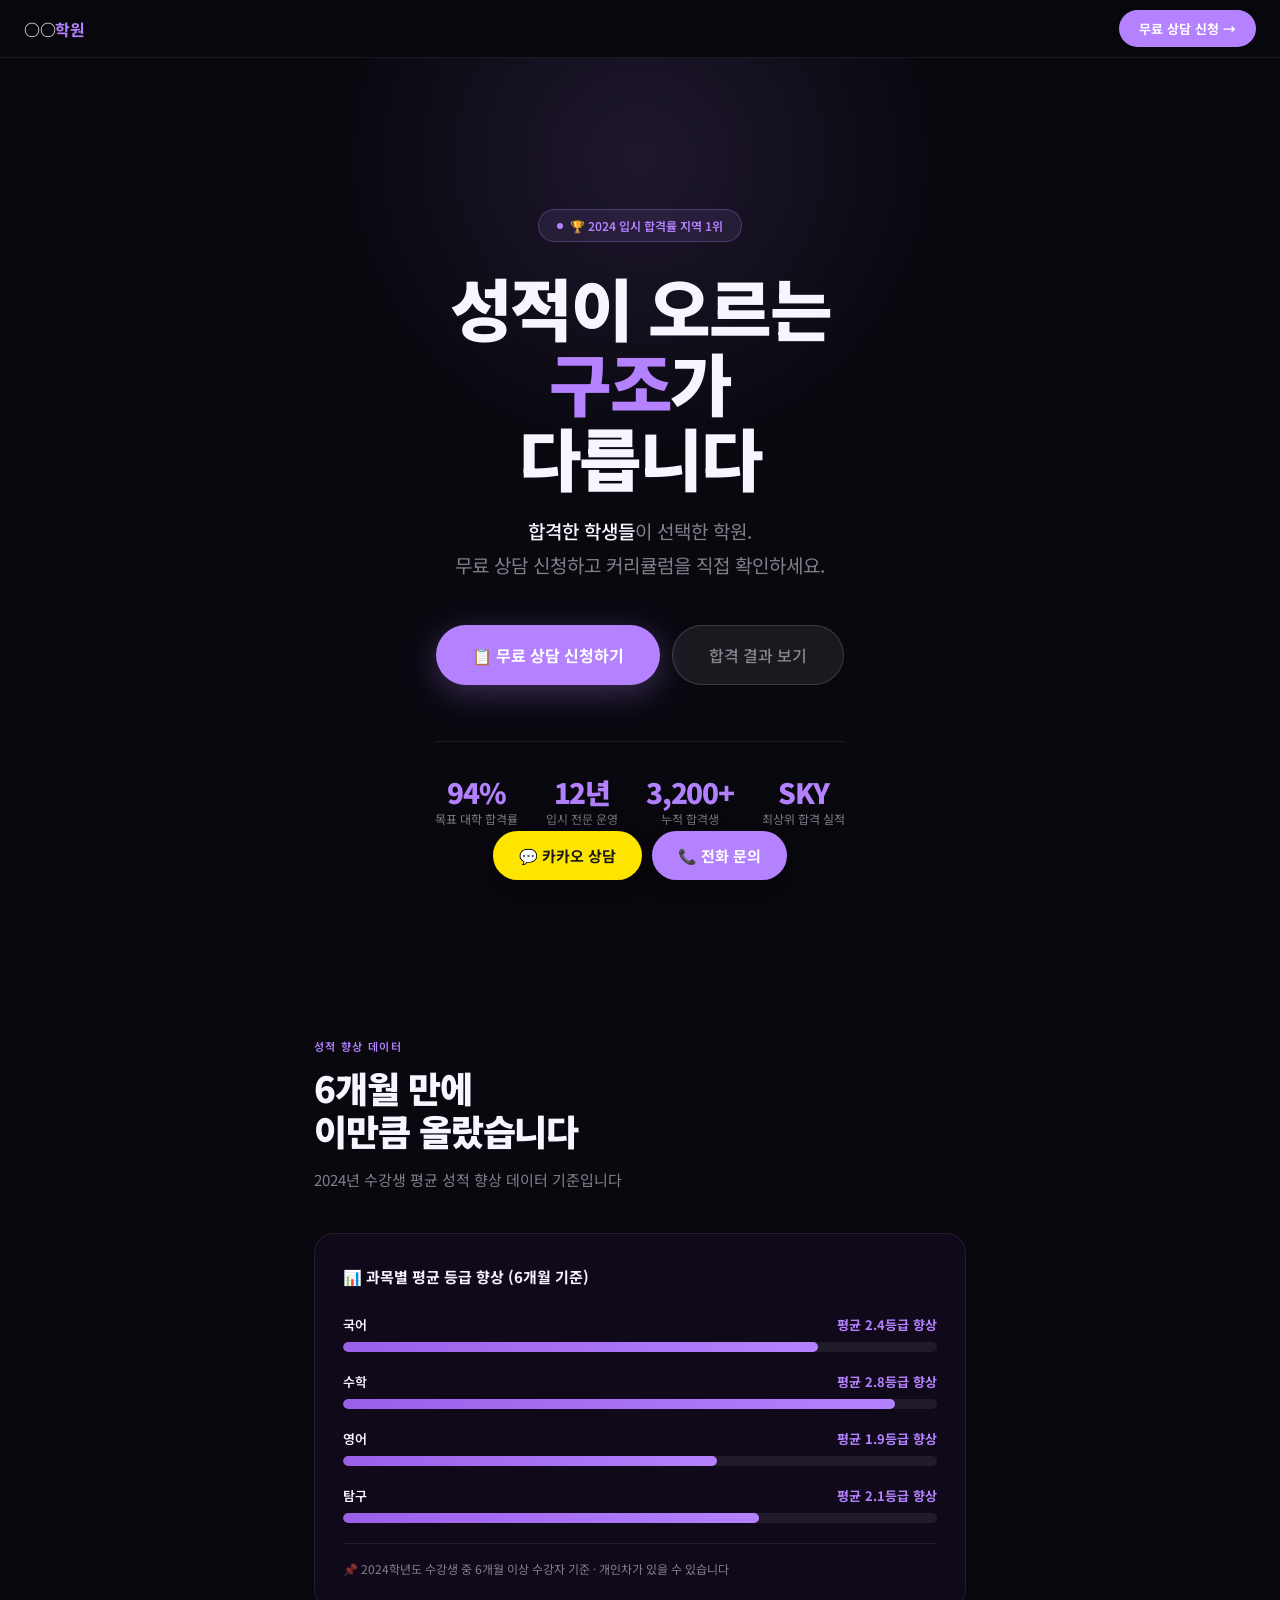
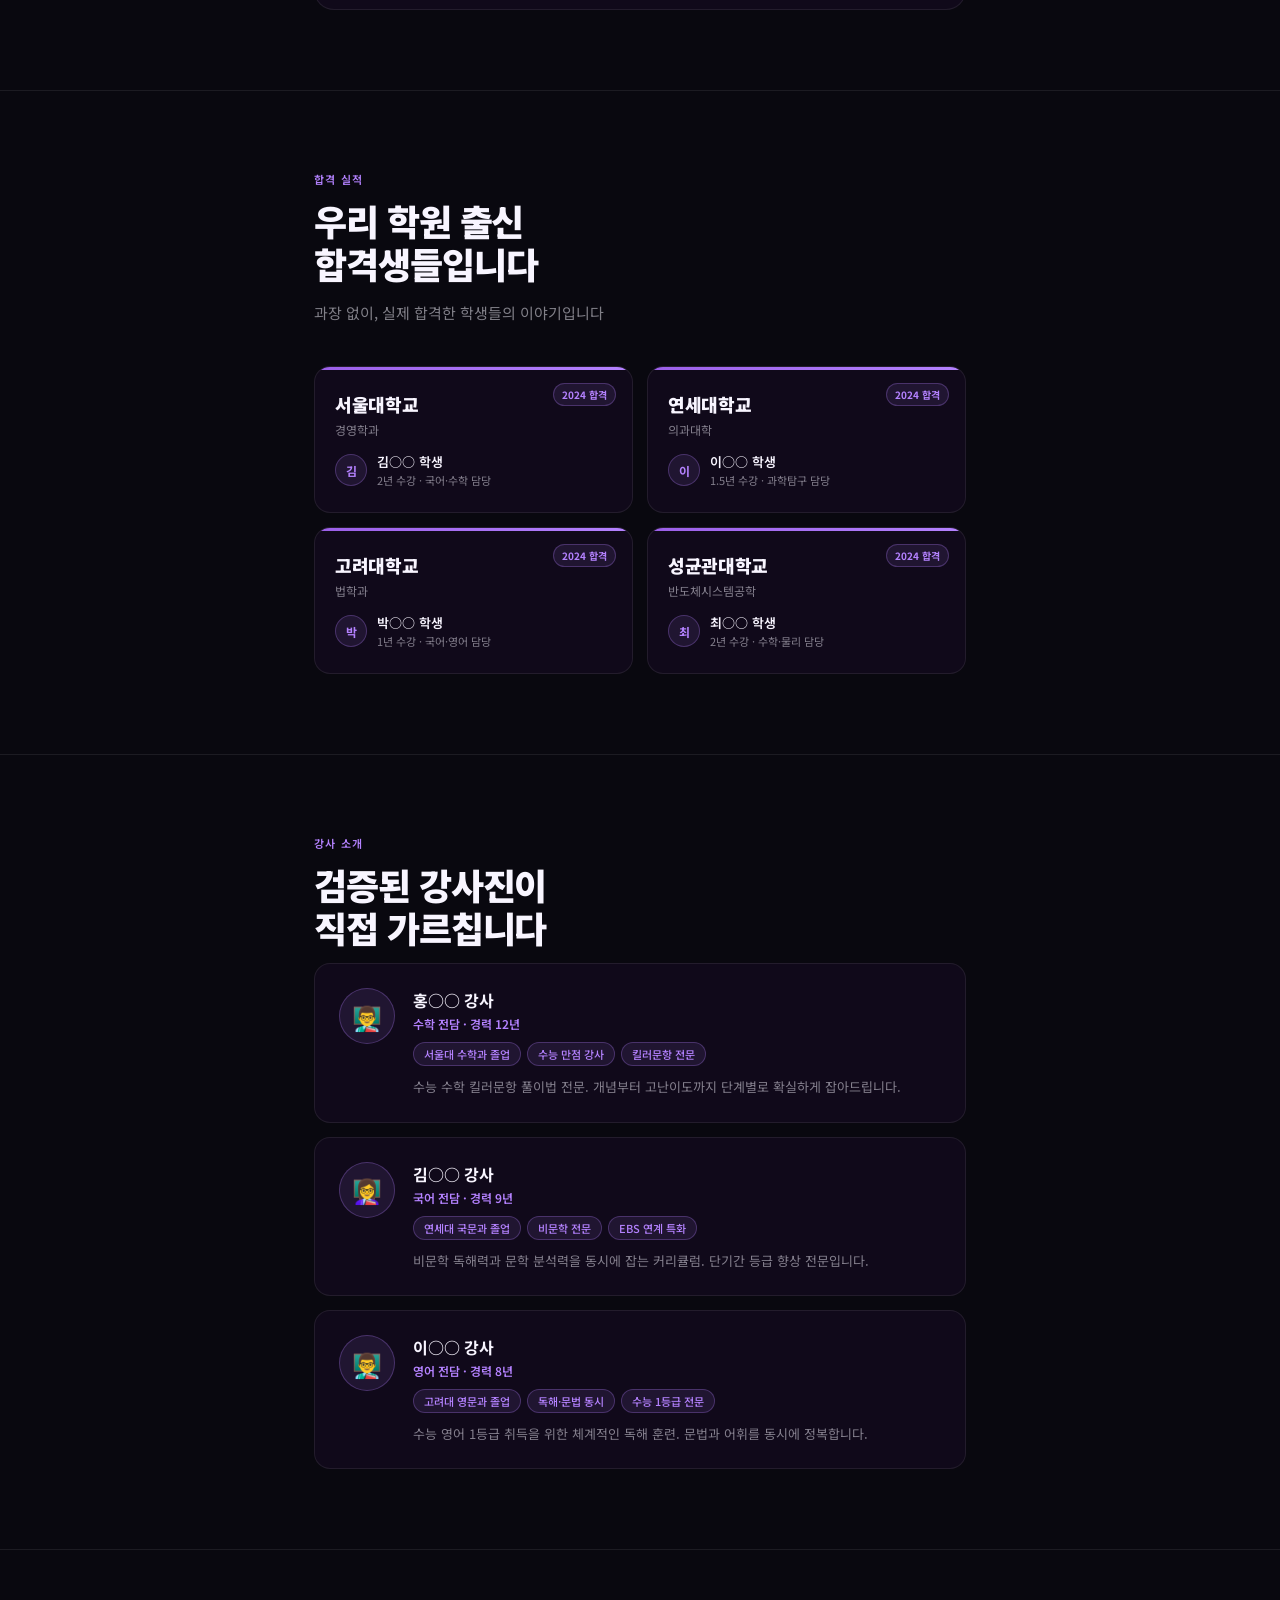
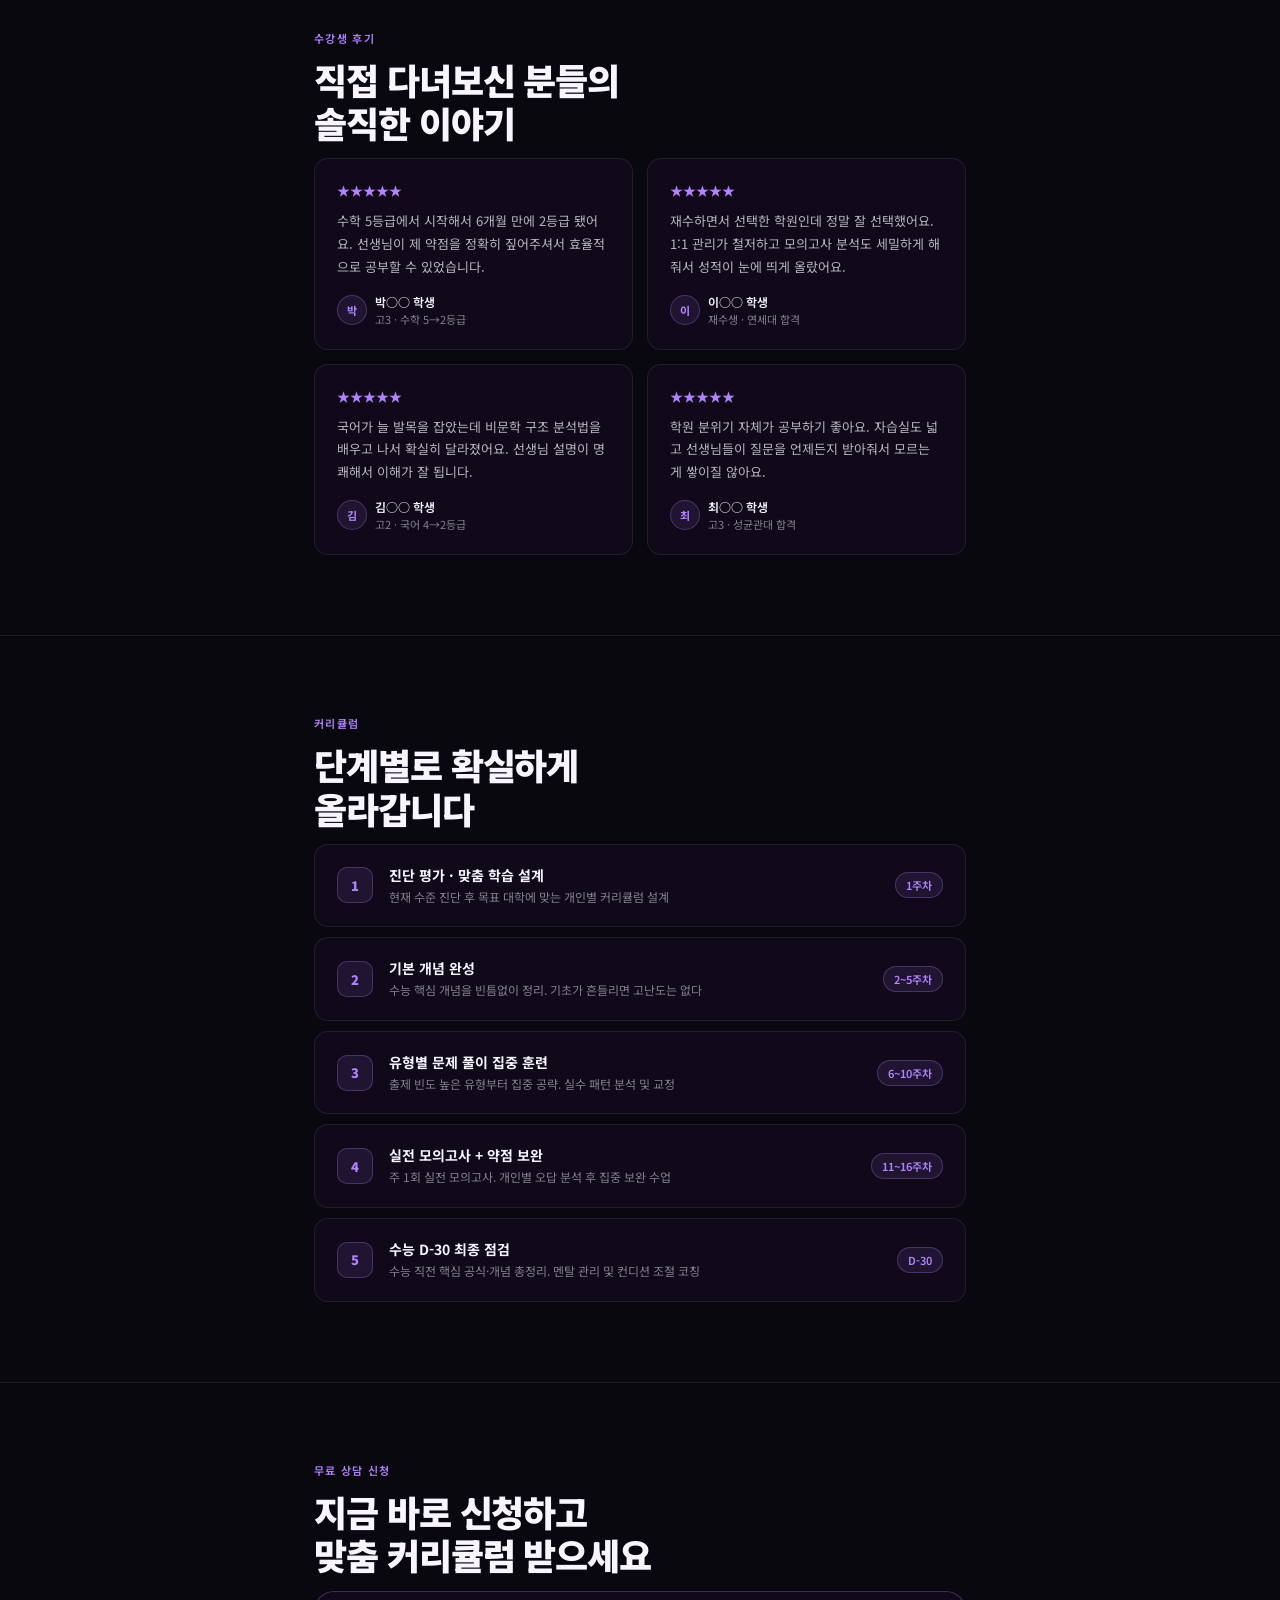
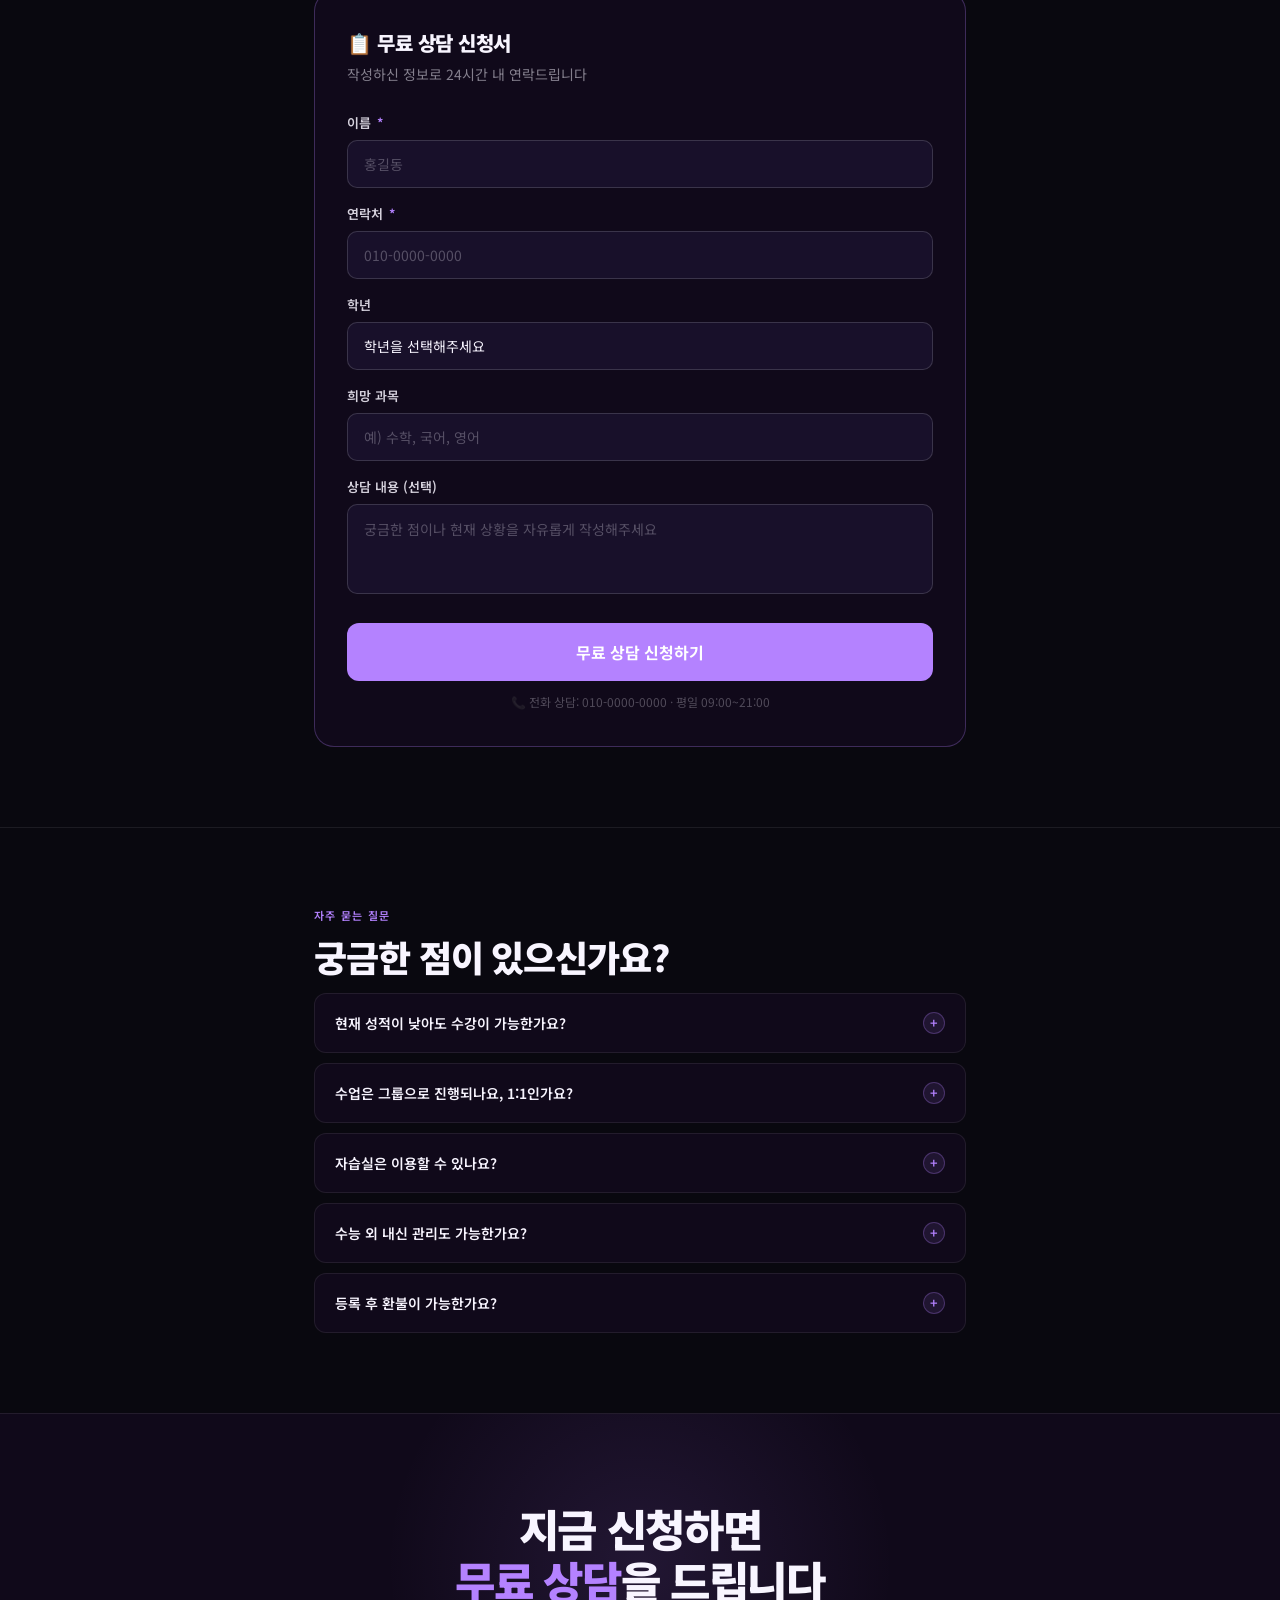
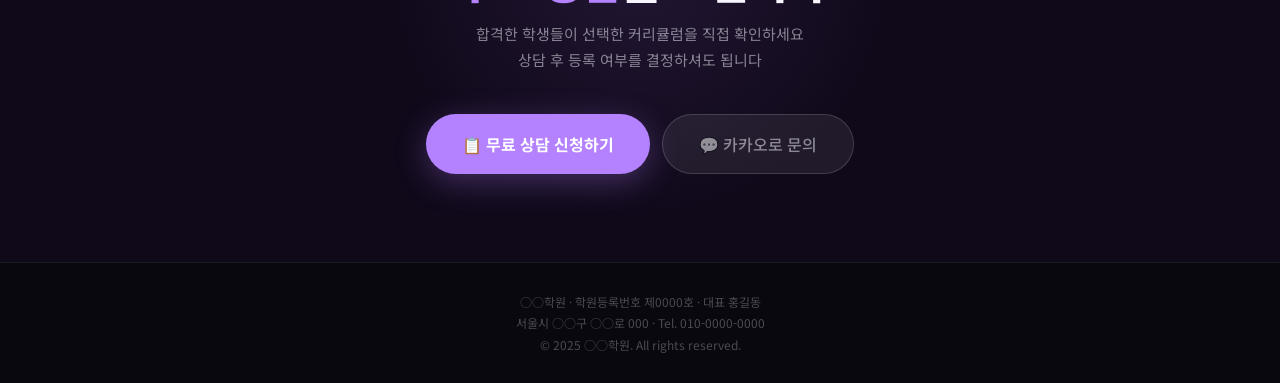
<file: template/academy_pass.html>
<!DOCTYPE html>
<html lang="ko">
<head>
<meta charset="UTF-8">
<meta name="viewport" content="width=device-width, initial-scale=1.0">
<title>○○학원 | 합격률 1위 · 무료 상담 신청</title>
<meta name="description" content="성적이 오르는 구조가 다릅니다. 지금 무료 상담 신청하세요.">

<link rel="preconnect" href="https://fonts.googleapis.com">
<link href="https://fonts.googleapis.com/css2?family=Noto+Sans+KR:wght@400;500;700;900&display=swap" rel="stylesheet">

<style>
*, *::before, *::after { margin: 0; padding: 0; box-sizing: border-box; }

:root {
  --purple: #B482FF;
  --purple2: #9B5FE8;
  --purple-light: rgba(180,130,255,0.10);
  --purple-border: rgba(180,130,255,0.28);
  --bg: #09080F;
  --surface: #10091A;
  --surface2: #18102A;
  --border: rgba(255,255,255,0.08);
  --border-hover: rgba(255,255,255,0.15);
  --text: #F8F5FF;
  --muted: rgba(248,245,255,0.50);
  --muted2: rgba(248,245,255,0.28);
}

html { scroll-behavior: smooth; }
body {
  font-family: 'Noto Sans KR', sans-serif;
  background: var(--bg);
  color: var(--text);
  -webkit-font-smoothing: antialiased;
}
a { text-decoration: none; color: inherit; }

/* ── FLOATING ── */
.float-cta {
  position: fixed; bottom: 20px; left: 50%;
  transform: translateX(-50%);
  z-index: 999;
  display: flex; gap: 10px;
  filter: drop-shadow(0 8px 24px rgba(0,0,0,0.5));
}
.float-btn {
  font-family: 'Noto Sans KR', sans-serif;
  font-size: 15px; font-weight: 700;
  padding: 14px 26px; border-radius: 100px; border: none;
  cursor: pointer; white-space: nowrap;
  transition: transform 0.15s, opacity 0.15s;
}
.float-btn:hover { transform: translateY(-2px); opacity: 0.9; }
.float-btn.kakao { background: #FEE500; color: #1A1A1A; }
.float-btn.call  { background: var(--purple); color: #fff; }

/* ── NAV ── */
nav {
  position: sticky; top: 0; z-index: 100;
  height: 58px;
  display: flex; align-items: center; justify-content: space-between;
  padding: 0 24px;
  background: rgba(9,8,15,0.90);
  backdrop-filter: blur(12px);
  border-bottom: 0.5px solid var(--border);
}
.nav-logo { font-size: 16px; font-weight: 700; letter-spacing: -0.02em; }
.nav-logo span { color: var(--purple); }
.nav-cta {
  background: var(--purple); color: #fff;
  font-size: 13px; font-weight: 700;
  padding: 9px 20px; border-radius: 100px;
  transition: opacity 0.15s;
}
.nav-cta:hover { opacity: 0.88; }

/* ── HERO ── */
.hero {
  min-height: 100vh;
  display: flex; flex-direction: column;
  align-items: center; justify-content: center;
  padding: 80px 24px 60px;
  text-align: center;
  position: relative; overflow: hidden;
}
.hero::before {
  content: '';
  position: absolute; top: -200px; left: 50%;
  transform: translateX(-50%);
  width: 700px; height: 600px;
  background: radial-gradient(circle, rgba(180,130,255,0.13) 0%, transparent 65%);
  pointer-events: none;
}

.hero-badge {
  display: inline-flex; align-items: center; gap: 7px;
  background: var(--purple-light);
  border: 0.5px solid var(--purple-border);
  color: var(--purple);
  font-size: 12px; font-weight: 600;
  padding: 7px 18px; border-radius: 100px;
  margin-bottom: 28px;
  animation: fadeUp 0.6s ease both;
}
.hero-badge::before {
  content: ''; width: 6px; height: 6px;
  border-radius: 50%; background: var(--purple);
  animation: blink 1.6s infinite;
}

.hero h1 {
  font-size: clamp(34px, 8vw, 68px);
  font-weight: 900;
  line-height: 1.1; letter-spacing: -0.035em;
  margin-bottom: 20px;
  animation: fadeUp 0.6s 0.08s ease both;
}
.hero h1 .accent { color: var(--purple); }

.hero p {
  font-size: clamp(15px, 2.5vw, 19px);
  color: var(--muted); line-height: 1.75;
  margin-bottom: 44px;
  animation: fadeUp 0.6s 0.14s ease both;
}
.hero p strong { color: var(--text); font-weight: 500; }

.hero-btns {
  display: flex; gap: 12px; justify-content: center; flex-wrap: wrap;
  animation: fadeUp 0.6s 0.2s ease both;
}
.btn-main {
  background: var(--purple); color: #fff;
  font-family: 'Noto Sans KR', sans-serif;
  font-size: 16px; font-weight: 700;
  padding: 17px 36px; border-radius: 100px; border: none;
  cursor: pointer; transition: opacity 0.15s, transform 0.15s;
  box-shadow: 0 8px 32px rgba(180,130,255,0.3);
}
.btn-main:hover { opacity: 0.9; transform: translateY(-2px); }
.btn-sub {
  background: rgba(255,255,255,0.07);
  border: 0.5px solid var(--border-hover);
  color: var(--muted);
  font-family: 'Noto Sans KR', sans-serif;
  font-size: 16px; font-weight: 500;
  padding: 17px 36px; border-radius: 100px;
  cursor: pointer; transition: background 0.15s;
}
.btn-sub:hover { background: rgba(255,255,255,0.12); color: var(--text); }

.trust-bar {
  display: flex; gap: 28px; flex-wrap: wrap;
  justify-content: center;
  margin-top: 56px; padding-top: 36px;
  border-top: 0.5px solid var(--border);
  animation: fadeUp 0.6s 0.26s ease both;
}
.trust-item { text-align: center; }
.trust-num {
  font-size: 28px; font-weight: 900;
  color: var(--purple); letter-spacing: -0.04em; line-height: 1;
}
.trust-label { font-size: 12px; color: var(--muted); margin-top: 4px; }

/* ── SECTION ── */
.section {
  max-width: 700px; margin: 0 auto;
  padding: 80px 24px;
}
.sec-label {
  font-size: 11px; font-weight: 600;
  letter-spacing: 0.12em; color: var(--purple);
  text-transform: uppercase; margin-bottom: 12px;
}
.sec-title {
  font-size: clamp(24px, 4.5vw, 36px);
  font-weight: 900; letter-spacing: -0.03em;
  line-height: 1.2; margin-bottom: 14px;
}
.sec-desc {
  font-size: 15px; color: var(--muted);
  line-height: 1.8; margin-bottom: 40px;
}

/* ── GRAPH SECTION ── */
.graph-wrap {
  background: var(--surface);
  border: 0.5px solid var(--border);
  border-radius: 20px; padding: 32px 28px;
}
.graph-title {
  font-size: 15px; font-weight: 700;
  margin-bottom: 28px; color: var(--text);
}
.graph-rows { display: flex; flex-direction: column; gap: 20px; }
.graph-row { }
.graph-label-row {
  display: flex; justify-content: space-between;
  align-items: center; margin-bottom: 8px;
}
.g-subject { font-size: 13px; font-weight: 600; }
.g-score {
  font-size: 13px; font-weight: 700;
  color: var(--purple);
}
.g-bar-bg {
  width: 100%; height: 10px;
  background: rgba(255,255,255,0.07);
  border-radius: 100px; overflow: hidden;
}
.g-bar {
  height: 100%; border-radius: 100px;
  background: linear-gradient(90deg, var(--purple2), var(--purple));
  animation: growBar 1.2s ease both;
}
.graph-note {
  margin-top: 20px; padding-top: 16px;
  border-top: 0.5px solid var(--border);
  font-size: 12px; color: var(--muted);
  display: flex; align-items: center; gap: 8px;
}

/* ── PASS CARDS ── */
.pass-grid {
  display: grid; grid-template-columns: repeat(2, 1fr); gap: 14px;
}
.pass-card {
  background: var(--surface);
  border: 0.5px solid var(--border);
  border-radius: 16px; padding: 24px 20px;
  position: relative; overflow: hidden;
  transition: border-color 0.2s, transform 0.2s;
}
.pass-card:hover { border-color: var(--purple-border); transform: translateY(-2px); }
.pass-card::before {
  content: '';
  position: absolute; top: 0; left: 0; right: 0;
  height: 3px;
  background: linear-gradient(90deg, var(--purple2), var(--purple));
}
.pass-univ {
  font-size: 18px; font-weight: 900;
  letter-spacing: -0.02em; margin-bottom: 4px;
}
.pass-dept { font-size: 12px; color: var(--muted); margin-bottom: 14px; }
.pass-student {
  display: flex; align-items: center; gap: 10px;
}
.ps-avatar {
  width: 32px; height: 32px; border-radius: 50%;
  background: var(--purple-light);
  border: 0.5px solid var(--purple-border);
  display: flex; align-items: center; justify-content: center;
  font-size: 12px; font-weight: 700; color: var(--purple);
}
.ps-name { font-size: 13px; font-weight: 600; }
.ps-period { font-size: 11px; color: var(--muted); margin-top: 1px; }
.pass-badge {
  position: absolute; top: 16px; right: 16px;
  background: var(--purple-light);
  border: 0.5px solid var(--purple-border);
  color: var(--purple);
  font-size: 10px; font-weight: 700;
  padding: 3px 8px; border-radius: 100px;
}

/* ── TEACHER CARDS ── */
.teacher-list { display: flex; flex-direction: column; gap: 14px; }
.teacher-card {
  background: var(--surface);
  border: 0.5px solid var(--border);
  border-radius: 16px; padding: 24px;
  display: flex; gap: 18px; align-items: flex-start;
  transition: border-color 0.2s;
}
.teacher-card:hover { border-color: var(--purple-border); }
.teacher-avatar {
  flex-shrink: 0; width: 56px; height: 56px;
  border-radius: 50%;
  background: var(--purple-light);
  border: 1.5px solid var(--purple-border);
  display: flex; align-items: center; justify-content: center;
  font-size: 24px;
}
.teacher-info { flex: 1; }
.teacher-name { font-size: 16px; font-weight: 700; margin-bottom: 3px; }
.teacher-subject {
  font-size: 12px; color: var(--purple);
  font-weight: 600; margin-bottom: 10px;
}
.teacher-tags { display: flex; flex-wrap: wrap; gap: 6px; margin-bottom: 10px; }
.t-tag {
  font-size: 11px; font-weight: 500;
  background: var(--purple-light);
  border: 0.5px solid var(--purple-border);
  color: var(--purple);
  padding: 3px 10px; border-radius: 100px;
}
.teacher-desc { font-size: 13px; color: var(--muted); line-height: 1.65; }

/* ── REVIEW ── */
.review-grid { display: grid; grid-template-columns: 1fr 1fr; gap: 14px; }
.review-card {
  background: var(--surface);
  border: 0.5px solid var(--border);
  border-radius: 14px; padding: 22px;
  transition: border-color 0.2s;
}
.review-card:hover { border-color: var(--purple-border); }
.r-stars { color: var(--purple); font-size: 13px; margin-bottom: 10px; }
.r-text {
  font-size: 13px; color: rgba(248,245,255,0.72);
  line-height: 1.75; margin-bottom: 14px;
}
.r-author { display: flex; align-items: center; gap: 8px; }
.r-avatar {
  width: 30px; height: 30px; border-radius: 50%;
  background: var(--purple-light);
  border: 0.5px solid var(--purple-border);
  display: flex; align-items: center; justify-content: center;
  font-size: 11px; font-weight: 700; color: var(--purple);
}
.r-name { font-size: 12px; font-weight: 600; }
.r-tag  { font-size: 11px; color: var(--muted); margin-top: 1px; }

/* ── CURRICULUM ── */
.curriculum-list { display: flex; flex-direction: column; gap: 10px; }
.curriculum-item {
  background: var(--surface);
  border: 0.5px solid var(--border);
  border-radius: 14px; padding: 20px 22px;
  display: flex; align-items: center; gap: 16px;
  transition: border-color 0.2s;
}
.curriculum-item:hover { border-color: var(--purple-border); }
.curr-step {
  flex-shrink: 0; width: 36px; height: 36px;
  border-radius: 10px;
  background: var(--purple-light);
  border: 0.5px solid var(--purple-border);
  display: flex; align-items: center; justify-content: center;
  font-size: 13px; font-weight: 900; color: var(--purple);
}
.curr-body { flex: 1; }
.curr-title { font-size: 14px; font-weight: 700; margin-bottom: 3px; }
.curr-desc  { font-size: 12px; color: var(--muted); line-height: 1.55; }
.curr-period {
  flex-shrink: 0;
  font-size: 11px; font-weight: 600;
  color: var(--purple);
  background: var(--purple-light);
  border: 0.5px solid var(--purple-border);
  padding: 4px 10px; border-radius: 100px;
  white-space: nowrap;
}

/* ── CONSULT FORM ── */
.form-box {
  background: var(--surface);
  border: 0.5px solid var(--purple-border);
  border-radius: 20px; padding: 36px 32px;
}
.form-title {
  font-size: 20px; font-weight: 900;
  letter-spacing: -0.025em; margin-bottom: 6px;
}
.form-desc { font-size: 14px; color: var(--muted); margin-bottom: 28px; line-height: 1.6; }
.form-group { margin-bottom: 16px; }
.form-label {
  display: block; font-size: 13px; font-weight: 600;
  margin-bottom: 8px; color: rgba(248,245,255,0.85);
}
.form-label .req { color: var(--purple); margin-left: 2px; }
.form-input, .form-select, .form-textarea {
  width: 100%;
  background: var(--surface2);
  border: 0.5px solid var(--border-hover);
  border-radius: 10px;
  color: var(--text);
  font-family: 'Noto Sans KR', sans-serif;
  font-size: 14px;
  padding: 13px 16px;
  transition: border-color 0.15s;
  outline: none;
}
.form-input::placeholder, .form-textarea::placeholder { color: var(--muted2); }
.form-input:focus, .form-select:focus, .form-textarea:focus {
  border-color: var(--purple-border);
}
.form-select { appearance: none; cursor: pointer; }
.form-textarea { resize: none; height: 90px; line-height: 1.6; }
.form-submit {
  width: 100%;
  background: var(--purple); color: #fff;
  font-family: 'Noto Sans KR', sans-serif;
  font-size: 16px; font-weight: 700;
  padding: 17px; border-radius: 12px; border: none;
  cursor: pointer; margin-top: 8px;
  transition: opacity 0.15s, transform 0.15s;
}
.form-submit:hover { opacity: 0.9; transform: translateY(-1px); }
.form-note {
  text-align: center; margin-top: 12px;
  font-size: 12px; color: var(--muted2);
}

/* ── FAQ ── */
.faq-list { display: flex; flex-direction: column; gap: 10px; }
.faq-item {
  background: var(--surface);
  border: 0.5px solid var(--border);
  border-radius: 12px; overflow: hidden;
}
.faq-q {
  width: 100%; text-align: left;
  display: flex; align-items: center; justify-content: space-between;
  padding: 18px 20px;
  font-family: 'Noto Sans KR', sans-serif;
  font-size: 14px; font-weight: 600;
  background: none; border: none; cursor: pointer;
  color: var(--text); transition: background 0.15s;
}
.faq-q:hover { background: rgba(255,255,255,0.03); }
.faq-icon {
  width: 22px; height: 22px; border-radius: 50%;
  background: var(--purple-light);
  border: 0.5px solid var(--purple-border);
  display: flex; align-items: center; justify-content: center;
  font-size: 13px; color: var(--purple);
  transition: transform 0.25s; flex-shrink: 0;
}
.faq-a {
  display: none;
  padding: 14px 20px 18px;
  font-size: 13px; color: var(--muted); line-height: 1.8;
  border-top: 0.5px solid var(--border);
}
.faq-item.open .faq-a { display: block; }
.faq-item.open .faq-icon { transform: rotate(45deg); }

/* ── FINAL CTA ── */
.final-cta {
  background: var(--surface);
  border-top: 0.5px solid var(--border);
  padding: 88px 24px; text-align: center;
  position: relative; overflow: hidden;
}
.final-cta::before {
  content: '';
  position: absolute; top: -100px; left: 50%;
  transform: translateX(-50%);
  width: 600px; height: 500px;
  background: radial-gradient(circle, rgba(180,130,255,0.11) 0%, transparent 65%);
  pointer-events: none;
}
.final-cta h2 {
  font-size: clamp(26px, 5vw, 44px);
  font-weight: 900; letter-spacing: -0.03em;
  line-height: 1.2; margin-bottom: 14px; position: relative;
}
.final-cta h2 span { color: var(--purple); }
.final-cta p {
  font-size: 15px; color: var(--muted);
  line-height: 1.75; margin-bottom: 40px; position: relative;
}
.final-btns {
  display: flex; gap: 12px;
  justify-content: center; flex-wrap: wrap; position: relative;
}

/* ── DIVIDER ── */
.divider { height: 0.5px; background: var(--border); }

/* ── FOOTER ── */
footer {
  padding: 28px 24px; text-align: center;
  border-top: 0.5px solid var(--border);
  font-size: 12px; color: var(--muted2); line-height: 1.8;
}

/* ── ANIMATIONS ── */
@keyframes fadeUp {
  from { opacity: 0; transform: translateY(20px); }
  to   { opacity: 1; transform: translateY(0); }
}
@keyframes blink {
  0%, 100% { opacity: 1; } 50% { opacity: 0.3; }
}
@keyframes growBar {
  from { width: 0; }
}
.reveal {
  opacity: 0; transform: translateY(22px);
  transition: opacity 0.6s ease, transform 0.6s ease;
}
.reveal.visible { opacity: 1; transform: translateY(0); }

@media (max-width: 560px) {
  .pass-grid, .review-grid { grid-template-columns: 1fr; }
  .float-cta { width: calc(100% - 32px); }
  .float-btn { flex: 1; justify-content: center; }
  .form-box { padding: 24px 20px; }
}
</style>
</head>
<body>

<!-- FLOATING -->
<div class="float-cta">
  <button class="float-btn kakao" onclick="window.open('https://open.kakao.com/YOUR_LINK','_blank')">💬 카카오 상담</button>
  <button class="float-btn call" onclick="window.location.href='tel:010-0000-0000'">📞 전화 문의</button>
</div>

<!-- NAV -->
<nav>
  <div class="nav-logo">○○<span>학원</span></div>
  <a href="#consult" class="nav-cta">무료 상담 신청 →</a>
</nav>

<!-- HERO -->
<section class="hero">
  <div class="hero-badge">🏆 2024 입시 합격률 지역 1위</div>
  <h1>
    성적이 오르는<br>
    <span class="accent">구조</span>가<br>
    다릅니다
  </h1>
  <p>
    <strong>합격한 학생들</strong>이 선택한 학원.<br>
    무료 상담 신청하고 커리큘럼을 직접 확인하세요.
  </p>
  <div class="hero-btns">
    <button class="btn-main" onclick="document.getElementById('consult').scrollIntoView({behavior:'smooth'})">📋 무료 상담 신청하기</button>
    <button class="btn-sub" onclick="document.getElementById('results').scrollIntoView({behavior:'smooth'})">합격 결과 보기</button>
  </div>

  <div class="trust-bar">
    <div class="trust-item">
      <div class="trust-num">94%</div>
      <div class="trust-label">목표 대학 합격률</div>
    </div>
    <div class="trust-item">
      <div class="trust-num">12년</div>
      <div class="trust-label">입시 전문 운영</div>
    </div>
    <div class="trust-item">
      <div class="trust-num">3,200+</div>
      <div class="trust-label">누적 합격생</div>
    </div>
    <div class="trust-item">
      <div class="trust-num">SKY</div>
      <div class="trust-label">최상위 합격 실적</div>
    </div>
  </div>
</section>

<!-- GRAPH -->
<section class="section">
  <p class="sec-label reveal">성적 향상 데이터</p>
  <h2 class="sec-title reveal">6개월 만에<br>이만큼 올랐습니다</h2>
  <p class="sec-desc reveal">2024년 수강생 평균 성적 향상 데이터 기준입니다</p>

  <div class="graph-wrap reveal">
    <div class="graph-title">📊 과목별 평균 등급 향상 (6개월 기준)</div>
    <div class="graph-rows">
      <div class="graph-row">
        <div class="graph-label-row">
          <span class="g-subject">국어</span>
          <span class="g-score">평균 2.4등급 향상</span>
        </div>
        <div class="g-bar-bg"><div class="g-bar" style="width:80%; animation-delay:0.1s"></div></div>
      </div>
      <div class="graph-row">
        <div class="graph-label-row">
          <span class="g-subject">수학</span>
          <span class="g-score">평균 2.8등급 향상</span>
        </div>
        <div class="g-bar-bg"><div class="g-bar" style="width:93%; animation-delay:0.2s"></div></div>
      </div>
      <div class="graph-row">
        <div class="graph-label-row">
          <span class="g-subject">영어</span>
          <span class="g-score">평균 1.9등급 향상</span>
        </div>
        <div class="g-bar-bg"><div class="g-bar" style="width:63%; animation-delay:0.3s"></div></div>
      </div>
      <div class="graph-row">
        <div class="graph-label-row">
          <span class="g-subject">탐구</span>
          <span class="g-score">평균 2.1등급 향상</span>
        </div>
        <div class="g-bar-bg"><div class="g-bar" style="width:70%; animation-delay:0.4s"></div></div>
      </div>
    </div>
    <div class="graph-note">
      📌 2024학년도 수강생 중 6개월 이상 수강자 기준 · 개인차가 있을 수 있습니다
    </div>
  </div>
</section>

<div class="divider"></div>

<!-- PASS RESULTS -->
<section class="section" id="results">
  <p class="sec-label reveal">합격 실적</p>
  <h2 class="sec-title reveal">우리 학원 출신<br>합격생들입니다</h2>
  <p class="sec-desc reveal">과장 없이, 실제 합격한 학생들의 이야기입니다</p>

  <div class="pass-grid">
    <div class="pass-card reveal">
      <div class="pass-badge">2024 합격</div>
      <div class="pass-univ">서울대학교</div>
      <div class="pass-dept">경영학과</div>
      <div class="pass-student">
        <div class="ps-avatar">김</div>
        <div>
          <div class="ps-name">김○○ 학생</div>
          <div class="ps-period">2년 수강 · 국어·수학 담당</div>
        </div>
      </div>
    </div>
    <div class="pass-card reveal">
      <div class="pass-badge">2024 합격</div>
      <div class="pass-univ">연세대학교</div>
      <div class="pass-dept">의과대학</div>
      <div class="pass-student">
        <div class="ps-avatar">이</div>
        <div>
          <div class="ps-name">이○○ 학생</div>
          <div class="ps-period">1.5년 수강 · 과학탐구 담당</div>
        </div>
      </div>
    </div>
    <div class="pass-card reveal">
      <div class="pass-badge">2024 합격</div>
      <div class="pass-univ">고려대학교</div>
      <div class="pass-dept">법학과</div>
      <div class="pass-student">
        <div class="ps-avatar">박</div>
        <div>
          <div class="ps-name">박○○ 학생</div>
          <div class="ps-period">1년 수강 · 국어·영어 담당</div>
        </div>
      </div>
    </div>
    <div class="pass-card reveal">
      <div class="pass-badge">2024 합격</div>
      <div class="pass-univ">성균관대학교</div>
      <div class="pass-dept">반도체시스템공학</div>
      <div class="pass-student">
        <div class="ps-avatar">최</div>
        <div>
          <div class="ps-name">최○○ 학생</div>
          <div class="ps-period">2년 수강 · 수학·물리 담당</div>
        </div>
      </div>
    </div>
  </div>
</section>

<div class="divider"></div>

<!-- TEACHERS -->
<section class="section">
  <p class="sec-label reveal">강사 소개</p>
  <h2 class="sec-title reveal">검증된 강사진이<br>직접 가르칩니다</h2>

  <div class="teacher-list">
    <div class="teacher-card reveal">
      <div class="teacher-avatar">👨‍🏫</div>
      <div class="teacher-info">
        <div class="teacher-name">홍○○ 강사</div>
        <div class="teacher-subject">수학 전담 · 경력 12년</div>
        <div class="teacher-tags">
          <span class="t-tag">서울대 수학과 졸업</span>
          <span class="t-tag">수능 만점 강사</span>
          <span class="t-tag">킬러문항 전문</span>
        </div>
        <p class="teacher-desc">수능 수학 킬러문항 풀이법 전문. 개념부터 고난이도까지 단계별로 확실하게 잡아드립니다.</p>
      </div>
    </div>
    <div class="teacher-card reveal">
      <div class="teacher-avatar">👩‍🏫</div>
      <div class="teacher-info">
        <div class="teacher-name">김○○ 강사</div>
        <div class="teacher-subject">국어 전담 · 경력 9년</div>
        <div class="teacher-tags">
          <span class="t-tag">연세대 국문과 졸업</span>
          <span class="t-tag">비문학 전문</span>
          <span class="t-tag">EBS 연계 특화</span>
        </div>
        <p class="teacher-desc">비문학 독해력과 문학 분석력을 동시에 잡는 커리큘럼. 단기간 등급 향상 전문입니다.</p>
      </div>
    </div>
    <div class="teacher-card reveal">
      <div class="teacher-avatar">👨‍🏫</div>
      <div class="teacher-info">
        <div class="teacher-name">이○○ 강사</div>
        <div class="teacher-subject">영어 전담 · 경력 8년</div>
        <div class="teacher-tags">
          <span class="t-tag">고려대 영문과 졸업</span>
          <span class="t-tag">독해·문법 동시</span>
          <span class="t-tag">수능 1등급 전문</span>
        </div>
        <p class="teacher-desc">수능 영어 1등급 취득을 위한 체계적인 독해 훈련. 문법과 어휘를 동시에 정복합니다.</p>
      </div>
    </div>
  </div>
</section>

<div class="divider"></div>

<!-- REVIEWS -->
<section class="section">
  <p class="sec-label reveal">수강생 후기</p>
  <h2 class="sec-title reveal">직접 다녀보신 분들의<br>솔직한 이야기</h2>

  <div class="review-grid">
    <div class="review-card reveal">
      <div class="r-stars">★★★★★</div>
      <p class="r-text">수학 5등급에서 시작해서 6개월 만에 2등급 됐어요. 선생님이 제 약점을 정확히 짚어주셔서 효율적으로 공부할 수 있었습니다.</p>
      <div class="r-author">
        <div class="r-avatar">박</div>
        <div>
          <div class="r-name">박○○ 학생</div>
          <div class="r-tag">고3 · 수학 5→2등급</div>
        </div>
      </div>
    </div>
    <div class="review-card reveal">
      <div class="r-stars">★★★★★</div>
      <p class="r-text">재수하면서 선택한 학원인데 정말 잘 선택했어요. 1:1 관리가 철저하고 모의고사 분석도 세밀하게 해줘서 성적이 눈에 띄게 올랐어요.</p>
      <div class="r-author">
        <div class="r-avatar">이</div>
        <div>
          <div class="r-name">이○○ 학생</div>
          <div class="r-tag">재수생 · 연세대 합격</div>
        </div>
      </div>
    </div>
    <div class="review-card reveal">
      <div class="r-stars">★★★★★</div>
      <p class="r-text">국어가 늘 발목을 잡았는데 비문학 구조 분석법을 배우고 나서 확실히 달라졌어요. 선생님 설명이 명쾌해서 이해가 잘 됩니다.</p>
      <div class="r-author">
        <div class="r-avatar">김</div>
        <div>
          <div class="r-name">김○○ 학생</div>
          <div class="r-tag">고2 · 국어 4→2등급</div>
        </div>
      </div>
    </div>
    <div class="review-card reveal">
      <div class="r-stars">★★★★★</div>
      <p class="r-text">학원 분위기 자체가 공부하기 좋아요. 자습실도 넓고 선생님들이 질문을 언제든지 받아줘서 모르는 게 쌓이질 않아요.</p>
      <div class="r-author">
        <div class="r-avatar">최</div>
        <div>
          <div class="r-name">최○○ 학생</div>
          <div class="r-tag">고3 · 성균관대 합격</div>
        </div>
      </div>
    </div>
  </div>
</section>

<div class="divider"></div>

<!-- CURRICULUM -->
<section class="section">
  <p class="sec-label reveal">커리큘럼</p>
  <h2 class="sec-title reveal">단계별로 확실하게<br>올라갑니다</h2>

  <div class="curriculum-list">
    <div class="curriculum-item reveal">
      <div class="curr-step">1</div>
      <div class="curr-body">
        <div class="curr-title">진단 평가 · 맞춤 학습 설계</div>
        <p class="curr-desc">현재 수준 진단 후 목표 대학에 맞는 개인별 커리큘럼 설계</p>
      </div>
      <div class="curr-period">1주차</div>
    </div>
    <div class="curriculum-item reveal">
      <div class="curr-step">2</div>
      <div class="curr-body">
        <div class="curr-title">기본 개념 완성</div>
        <p class="curr-desc">수능 핵심 개념을 빈틈없이 정리. 기초가 흔들리면 고난도는 없다</p>
      </div>
      <div class="curr-period">2~5주차</div>
    </div>
    <div class="curriculum-item reveal">
      <div class="curr-step">3</div>
      <div class="curr-body">
        <div class="curr-title">유형별 문제 풀이 집중 훈련</div>
        <p class="curr-desc">출제 빈도 높은 유형부터 집중 공략. 실수 패턴 분석 및 교정</p>
      </div>
      <div class="curr-period">6~10주차</div>
    </div>
    <div class="curriculum-item reveal">
      <div class="curr-step">4</div>
      <div class="curr-body">
        <div class="curr-title">실전 모의고사 + 약점 보완</div>
        <p class="curr-desc">주 1회 실전 모의고사. 개인별 오답 분석 후 집중 보완 수업</p>
      </div>
      <div class="curr-period">11~16주차</div>
    </div>
    <div class="curriculum-item reveal">
      <div class="curr-step">5</div>
      <div class="curr-body">
        <div class="curr-title">수능 D-30 최종 점검</div>
        <p class="curr-desc">수능 직전 핵심 공식·개념 총정리. 멘탈 관리 및 컨디션 조절 코칭</p>
      </div>
      <div class="curr-period">D-30</div>
    </div>
  </div>
</section>

<div class="divider"></div>

<!-- CONSULT FORM -->
<section class="section" id="consult">
  <p class="sec-label reveal">무료 상담 신청</p>
  <h2 class="sec-title reveal">지금 바로 신청하고<br>맞춤 커리큘럼 받으세요</h2>

  <div class="form-box reveal">
    <div class="form-title">📋 무료 상담 신청서</div>
    <p class="form-desc">작성하신 정보로 24시간 내 연락드립니다</p>

    <div class="form-group">
      <label class="form-label">이름 <span class="req">*</span></label>
      <input type="text" class="form-input" placeholder="홍길동">
    </div>
    <div class="form-group">
      <label class="form-label">연락처 <span class="req">*</span></label>
      <input type="tel" class="form-input" placeholder="010-0000-0000">
    </div>
    <div class="form-group">
      <label class="form-label">학년</label>
      <select class="form-select form-input">
        <option value="" disabled selected>학년을 선택해주세요</option>
        <option>고등학교 1학년</option>
        <option>고등학교 2학년</option>
        <option>고등학교 3학년</option>
        <option>재수생</option>
        <option>N수생</option>
      </select>
    </div>
    <div class="form-group">
      <label class="form-label">희망 과목</label>
      <input type="text" class="form-input" placeholder="예) 수학, 국어, 영어">
    </div>
    <div class="form-group">
      <label class="form-label">상담 내용 (선택)</label>
      <textarea class="form-textarea" placeholder="궁금한 점이나 현재 상황을 자유롭게 작성해주세요"></textarea>
    </div>
    <button class="form-submit" onclick="submitForm()">무료 상담 신청하기</button>
    <p class="form-note">📞 전화 상담: 010-0000-0000 · 평일 09:00~21:00</p>
  </div>
</section>

<div class="divider"></div>

<!-- FAQ -->
<section class="section">
  <p class="sec-label reveal">자주 묻는 질문</p>
  <h2 class="sec-title reveal">궁금한 점이 있으신가요?</h2>

  <div class="faq-list reveal">
    <div class="faq-item">
      <button class="faq-q" onclick="toggleFaq(this)">
        현재 성적이 낮아도 수강이 가능한가요?
        <span class="faq-icon">+</span>
      </button>
      <div class="faq-a">물론입니다. 오히려 성적이 낮을수록 향상 폭이 큽니다. 진단 평가 후 현재 수준에 맞는 커리큘럼부터 시작합니다.</div>
    </div>
    <div class="faq-item">
      <button class="faq-q" onclick="toggleFaq(this)">
        수업은 그룹으로 진행되나요, 1:1인가요?
        <span class="faq-icon">+</span>
      </button>
      <div class="faq-a">소그룹(4~6명) 수업을 기본으로 하며, 추가 비용으로 1:1 수업도 가능합니다. 상담 시 자세히 안내드립니다.</div>
    </div>
    <div class="faq-item">
      <button class="faq-q" onclick="toggleFaq(this)">
        자습실은 이용할 수 있나요?
        <span class="faq-icon">+</span>
      </button>
      <div class="faq-a">네, 수강생에게 자습실을 무료로 제공합니다. 운영 시간은 평일 08:00~23:00, 주말 09:00~22:00입니다.</div>
    </div>
    <div class="faq-item">
      <button class="faq-q" onclick="toggleFaq(this)">
        수능 외 내신 관리도 가능한가요?
        <span class="faq-icon">+</span>
      </button>
      <div class="faq-a">가능합니다. 내신 시즌에는 학교별 기출 문제 분석과 내신 전용 특강을 별도로 운영합니다.</div>
    </div>
    <div class="faq-item">
      <button class="faq-q" onclick="toggleFaq(this)">
        등록 후 환불이 가능한가요?
        <span class="faq-icon">+</span>
      </button>
      <div class="faq-a">학원법 및 소비자보호법에 따라 수강 일수 기준으로 환불 처리됩니다. 자세한 사항은 상담 시 안내드립니다.</div>
    </div>
  </div>
</section>

<!-- FINAL CTA -->
<section class="final-cta">
  <h2 class="reveal">지금 신청하면<br><span>무료 상담</span>을 드립니다</h2>
  <p class="reveal">
    합격한 학생들이 선택한 커리큘럼을 직접 확인하세요<br>
    상담 후 등록 여부를 결정하셔도 됩니다
  </p>
  <div class="final-btns">
    <button class="btn-main reveal" onclick="document.getElementById('consult').scrollIntoView({behavior:'smooth'})">📋 무료 상담 신청하기</button>
    <button class="btn-sub reveal" onclick="window.open('https://open.kakao.com/YOUR_LINK','_blank')">💬 카카오로 문의</button>
  </div>
</section>

<footer>
  <!-- ✅ 실제 정보로 교체 -->
  ○○학원 · 학원등록번호 제0000호 · 대표 홍길동<br>
  서울시 ○○구 ○○로 000 · Tel. 010-0000-0000<br>
  © 2025 ○○학원. All rights reserved.
</footer>

<script>
function toggleFaq(btn) {
  const item = btn.closest('.faq-item');
  const isOpen = item.classList.contains('open');
  document.querySelectorAll('.faq-item').forEach(i => i.classList.remove('open'));
  if (!isOpen) item.classList.add('open');
}

function submitForm() {
  // ✅ 실제 폼 제출 로직 또는 카카오 채널 연결로 교체
  alert('상담 신청이 완료되었습니다!\n24시간 내에 연락드리겠습니다.');
}

const observer = new IntersectionObserver((entries) => {
  entries.forEach((entry, i) => {
    if (entry.isIntersecting) {
      setTimeout(() => entry.target.classList.add('visible'), i * 60);
      observer.unobserve(entry.target);
    }
  });
}, { threshold: 0.1 });
document.querySelectorAll('.reveal').forEach(el => observer.observe(el));
</script>
</body>
</html>
</file>
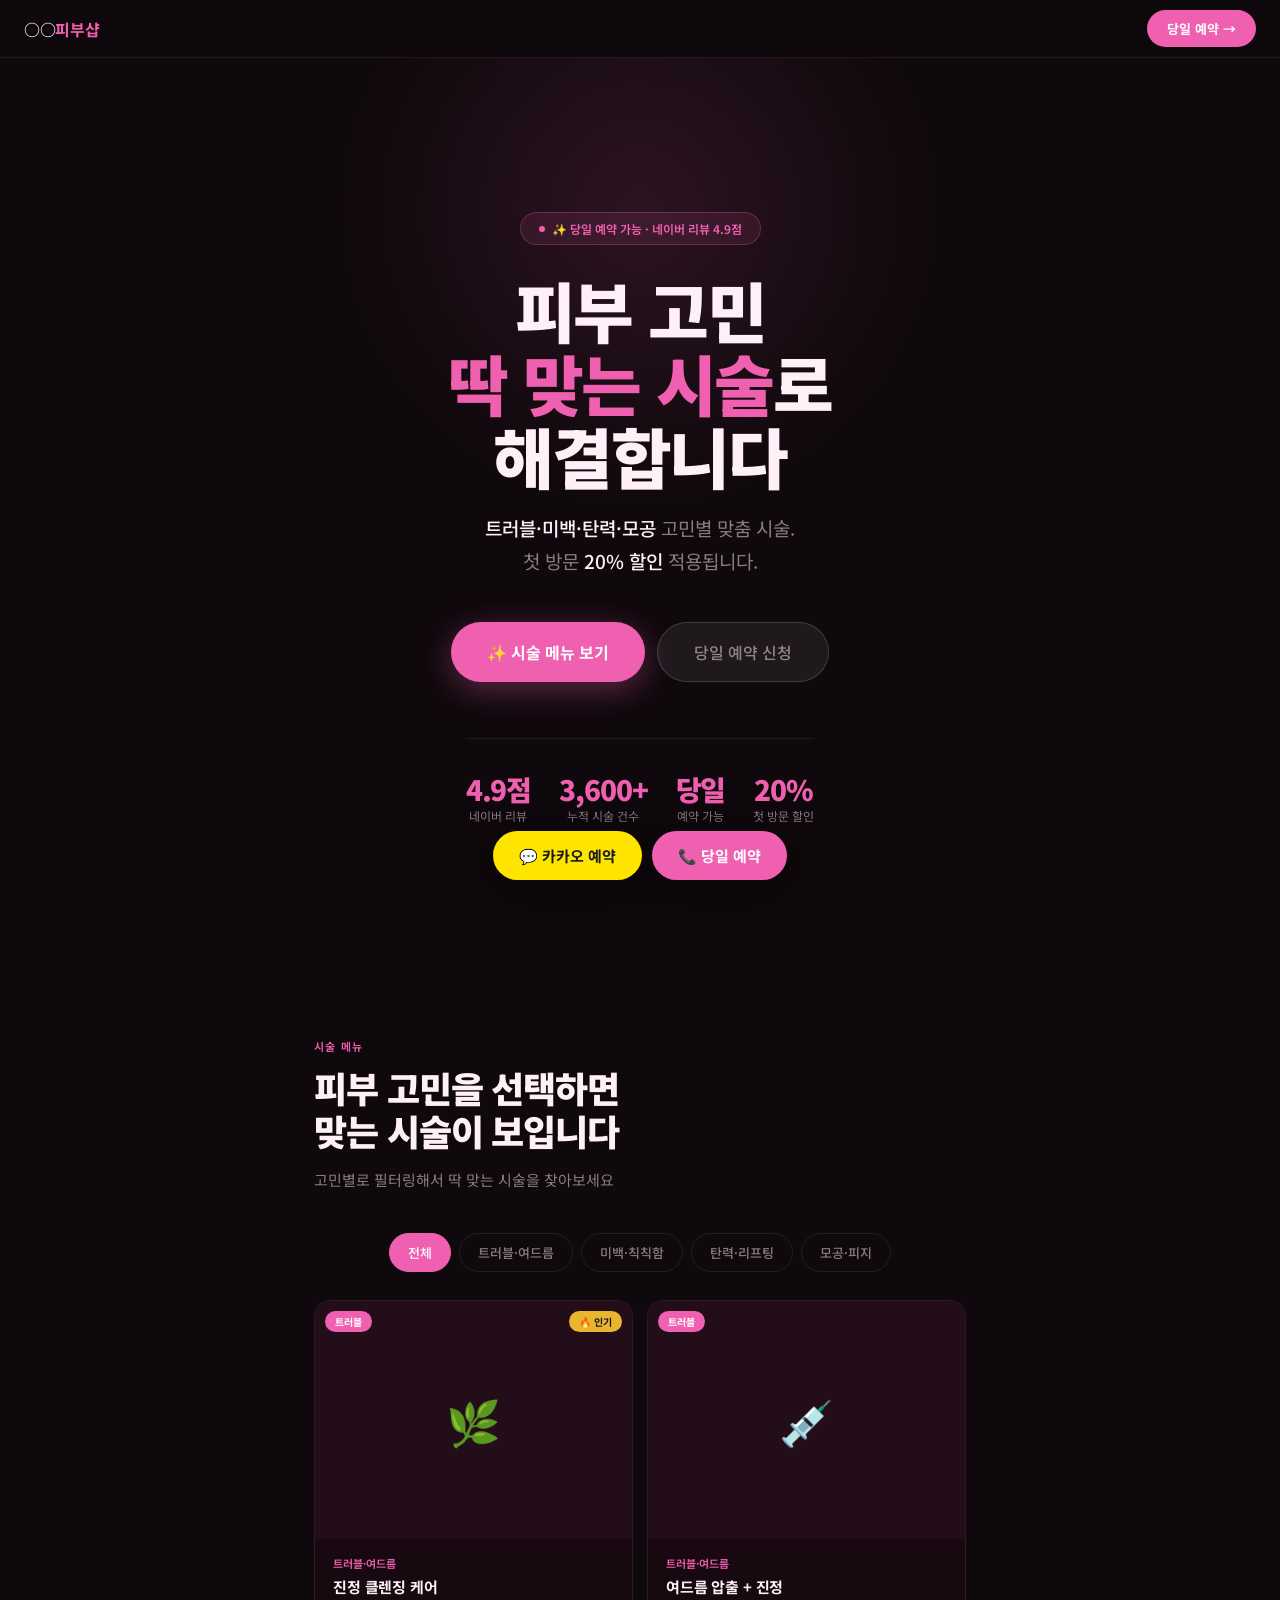
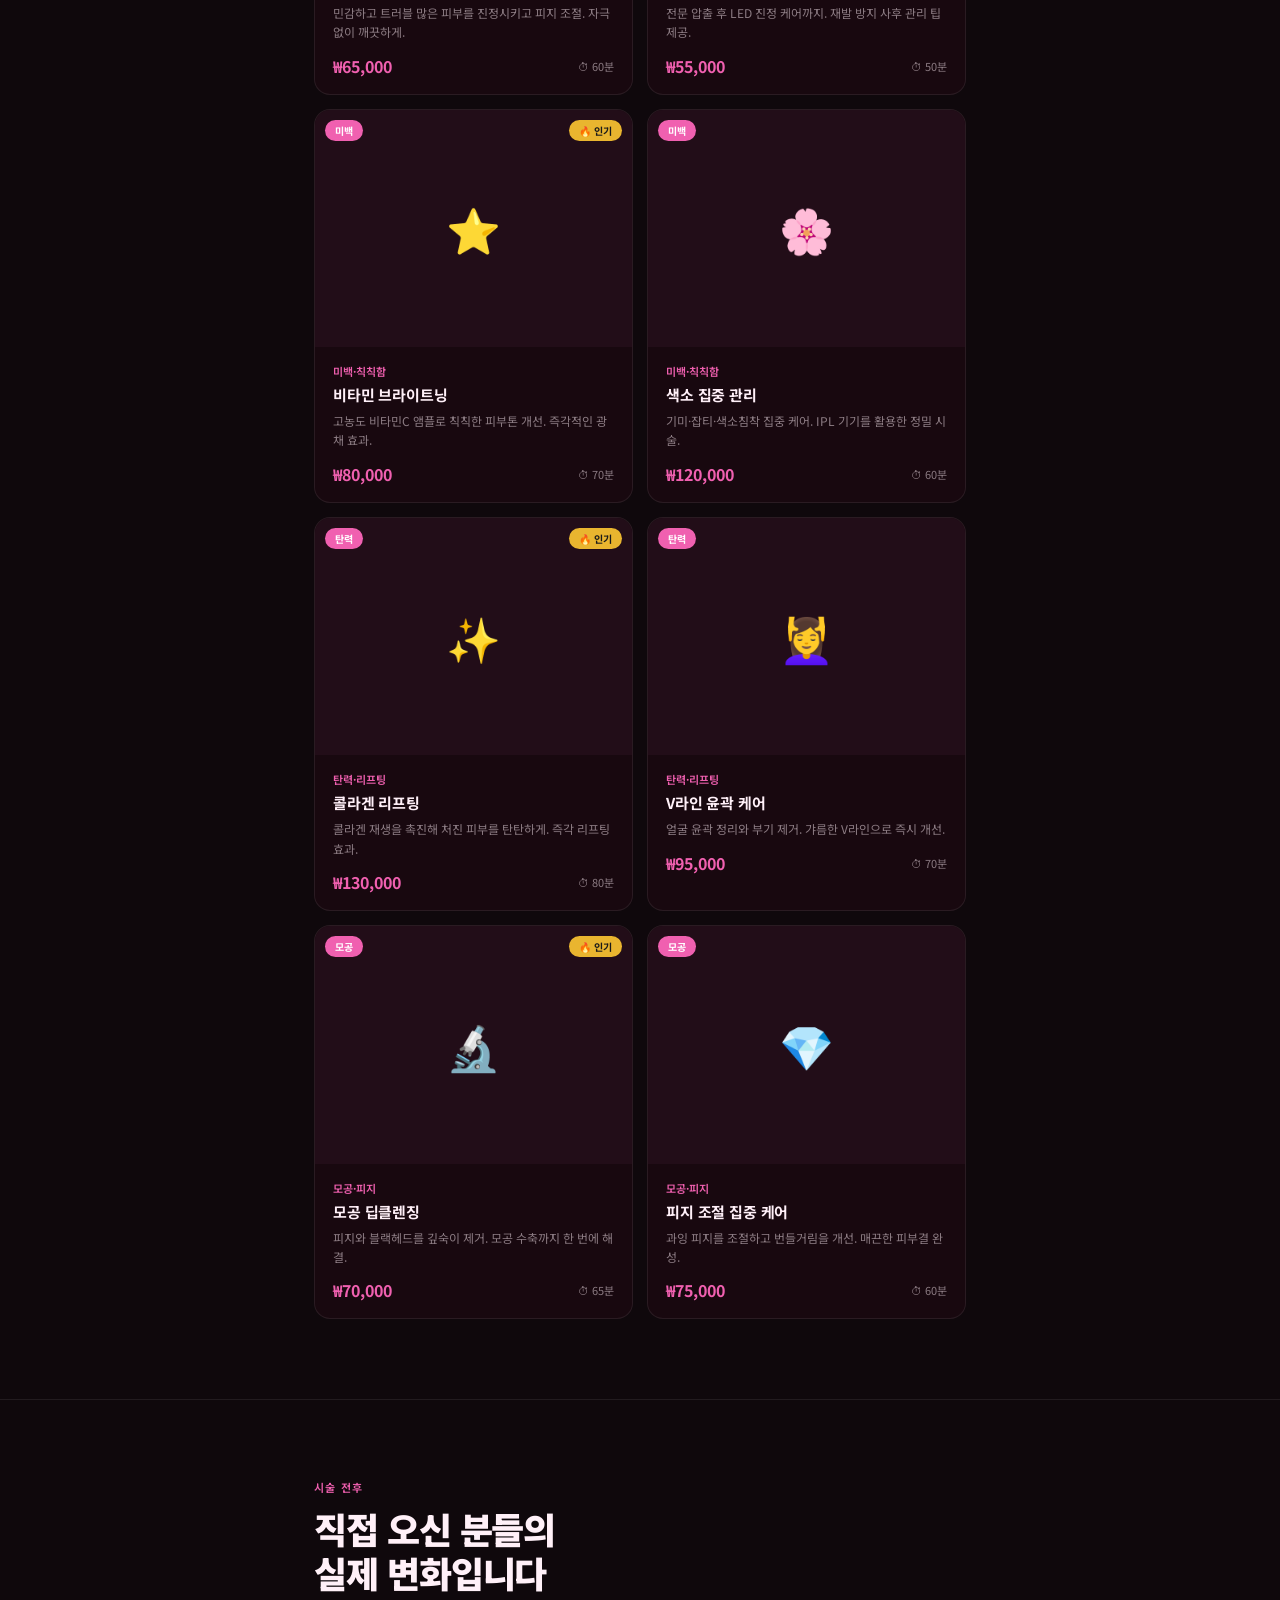
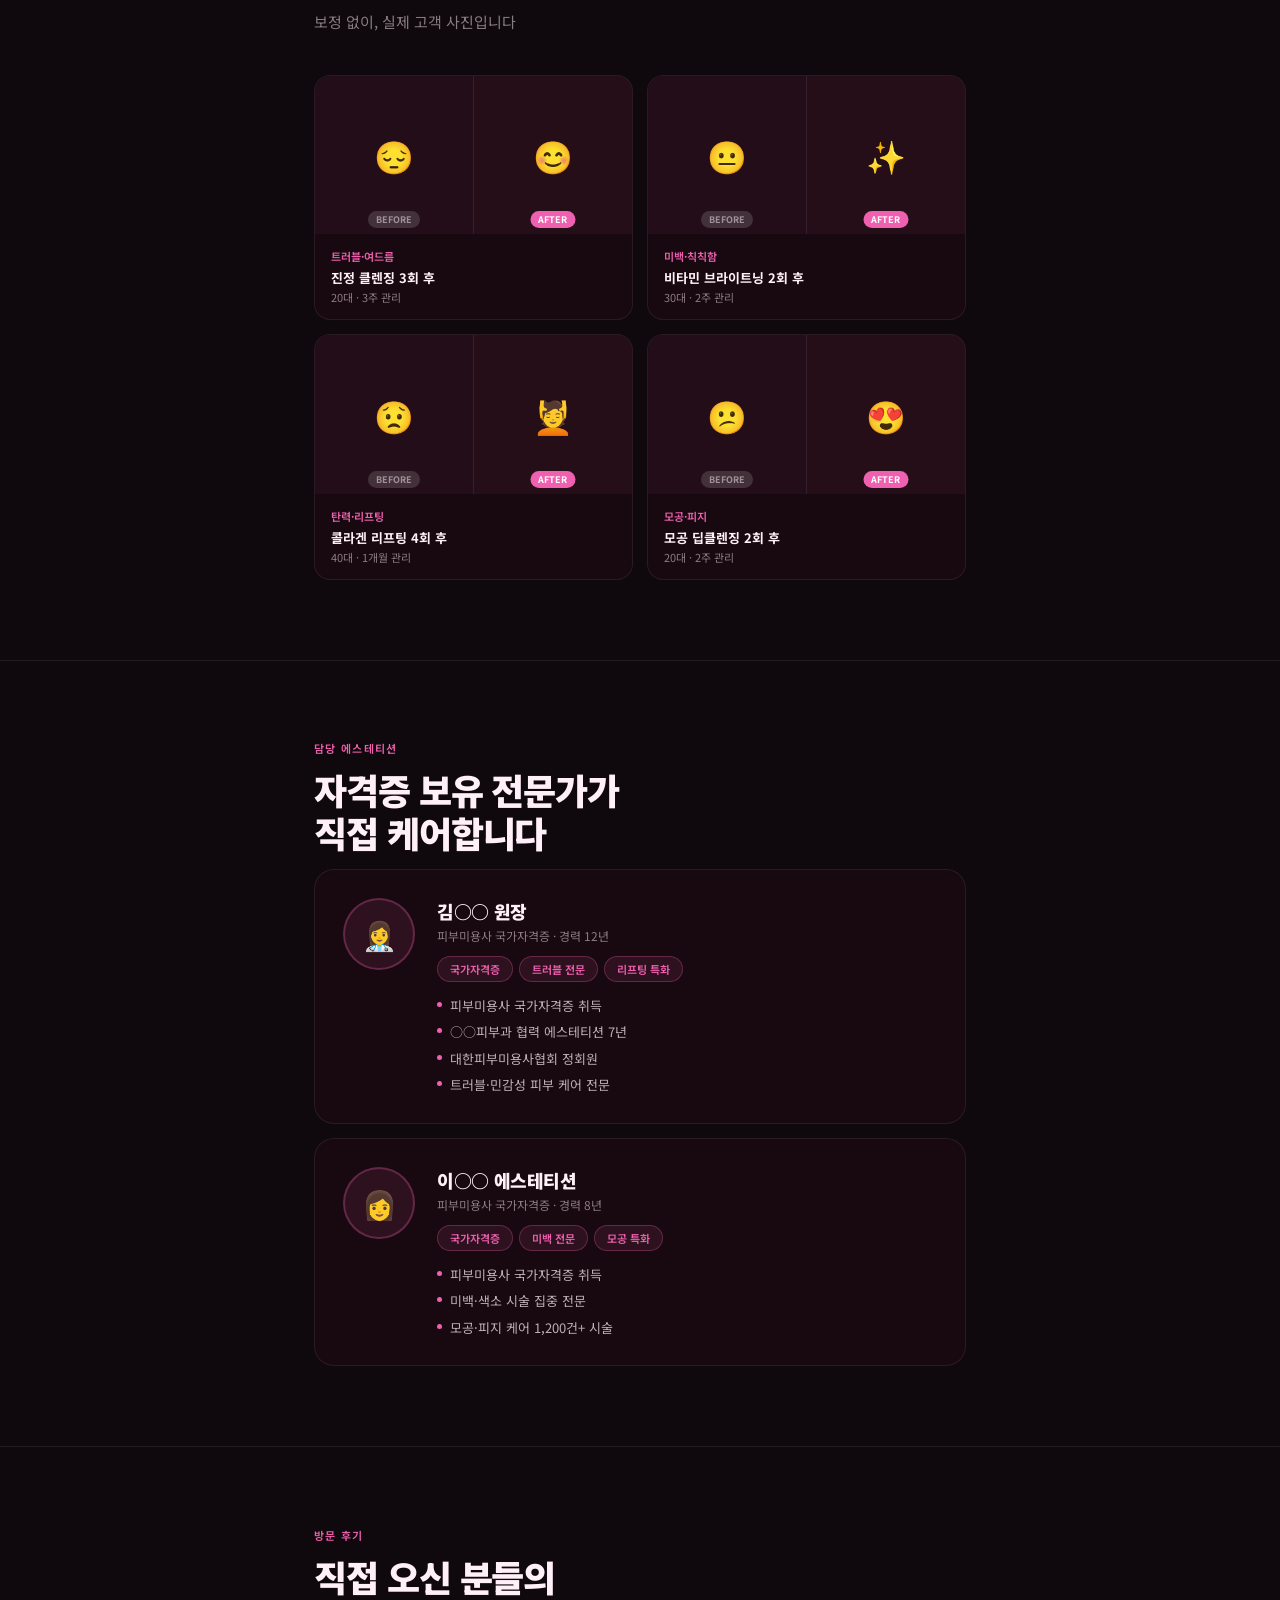
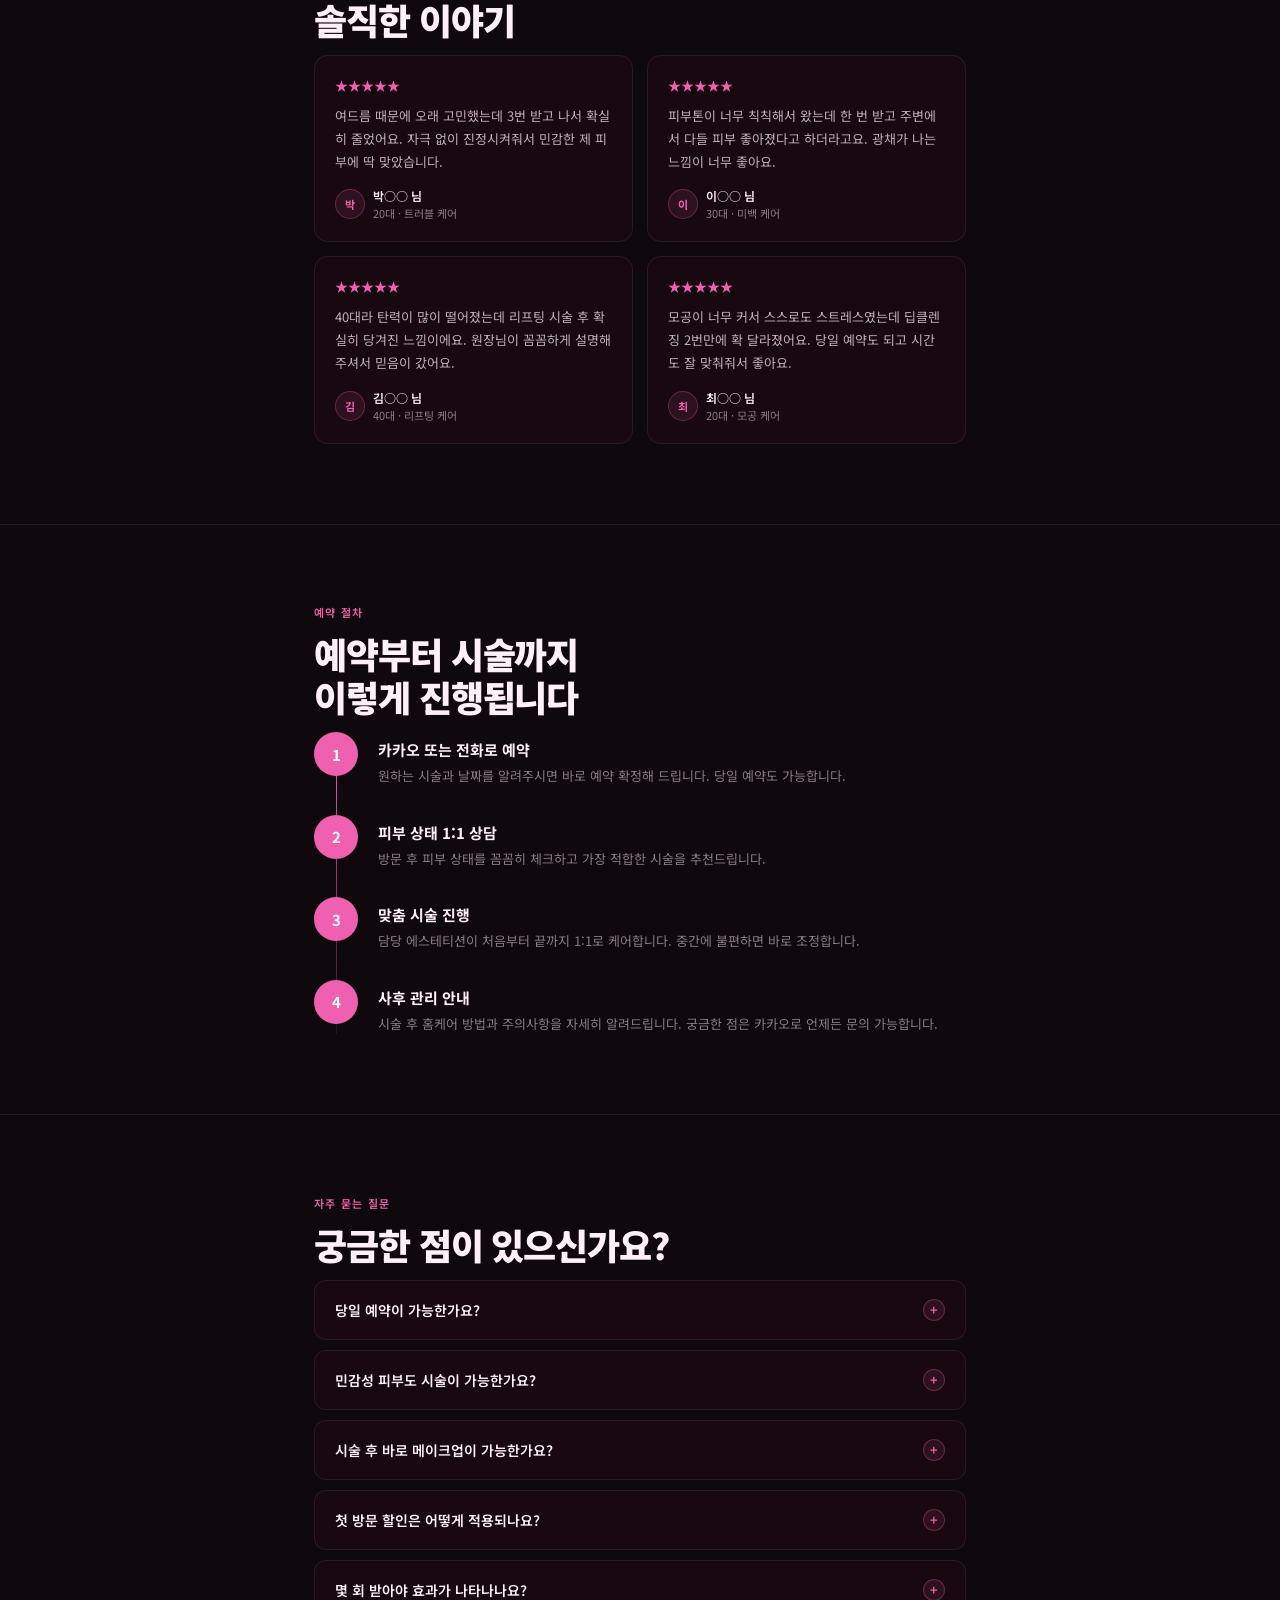
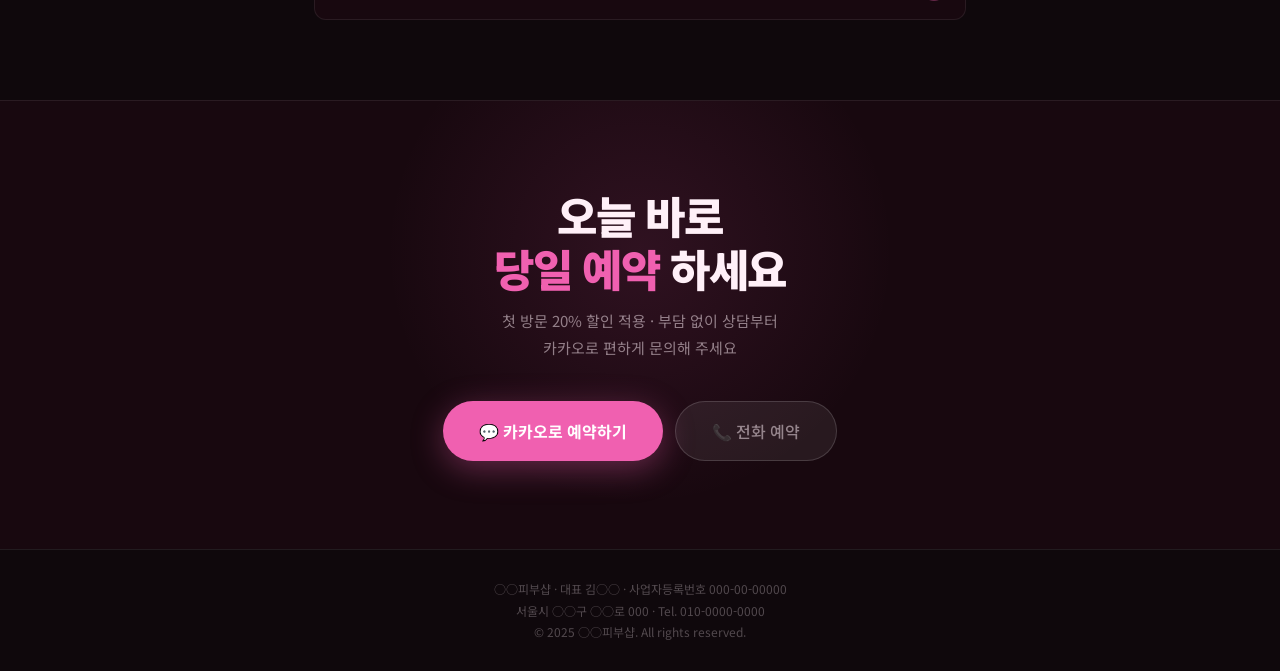
<file: template/beauty_skin.html>
<!DOCTYPE html>
<html lang="ko">
<head>
<meta charset="UTF-8">
<meta name="viewport" content="width=device-width, initial-scale=1.0">
<title>○○피부샵 | 피부 고민 해결 · 당일 예약 가능</title>
<meta name="description" content="피부 고민별 맞춤 시술. 지금 당일 예약 신청하세요.">

<link rel="preconnect" href="https://fonts.googleapis.com">
<link href="https://fonts.googleapis.com/css2?family=Noto+Sans+KR:wght@400;500;700;900&display=swap" rel="stylesheet">

<style>
*, *::before, *::after { margin: 0; padding: 0; box-sizing: border-box; }

:root {
  --pink: #F060B0;
  --pink2: #D4469A;
  --pink-light: rgba(240,96,176,0.10);
  --pink-border: rgba(240,96,176,0.28);
  --bg: #0F080C;
  --surface: #18080F;
  --surface2: #220D18;
  --border: rgba(255,255,255,0.08);
  --border-hover: rgba(255,255,255,0.15);
  --text: #FFF0F8;
  --muted: rgba(255,240,248,0.50);
  --muted2: rgba(255,240,248,0.28);
}

html { scroll-behavior: smooth; }
body { font-family: 'Noto Sans KR', sans-serif; background: var(--bg); color: var(--text); -webkit-font-smoothing: antialiased; }
a { text-decoration: none; color: inherit; }

/* FLOATING */
.float-cta {
  position: fixed; bottom: 20px; left: 50%; transform: translateX(-50%);
  z-index: 999; display: flex; gap: 10px;
  filter: drop-shadow(0 8px 24px rgba(0,0,0,0.5));
}
.float-btn {
  font-family: 'Noto Sans KR', sans-serif; font-size: 15px; font-weight: 700;
  padding: 14px 26px; border-radius: 100px; border: none;
  cursor: pointer; white-space: nowrap; transition: transform 0.15s, opacity 0.15s;
}
.float-btn:hover { transform: translateY(-2px); opacity: 0.9; }
.float-btn.kakao { background: #FEE500; color: #1A1A1A; }
.float-btn.call  { background: var(--pink); color: #fff; }

/* NAV */
nav {
  position: sticky; top: 0; z-index: 100; height: 58px;
  display: flex; align-items: center; justify-content: space-between;
  padding: 0 24px; background: rgba(15,8,12,0.90);
  backdrop-filter: blur(12px); border-bottom: 0.5px solid var(--border);
}
.nav-logo { font-size: 16px; font-weight: 700; letter-spacing: -0.02em; }
.nav-logo span { color: var(--pink); }
.nav-cta {
  background: var(--pink); color: #fff;
  font-size: 13px; font-weight: 700; padding: 9px 20px; border-radius: 100px;
  transition: opacity 0.15s;
}
.nav-cta:hover { opacity: 0.88; }

/* HERO */
.hero {
  min-height: 100vh; display: flex; flex-direction: column;
  align-items: center; justify-content: center;
  padding: 80px 24px 60px; text-align: center;
  position: relative; overflow: hidden;
}
.hero::before {
  content: ''; position: absolute; top: -150px; left: 50%;
  transform: translateX(-50%); width: 700px; height: 600px;
  background: radial-gradient(circle, rgba(240,96,176,0.13) 0%, transparent 65%);
  pointer-events: none;
}
.hero-badge {
  display: inline-flex; align-items: center; gap: 7px;
  background: var(--pink-light); border: 0.5px solid var(--pink-border);
  color: var(--pink); font-size: 12px; font-weight: 600;
  padding: 7px 18px; border-radius: 100px; margin-bottom: 28px;
  animation: fadeUp 0.6s ease both;
}
.hero-badge::before {
  content: ''; width: 6px; height: 6px; border-radius: 50%;
  background: var(--pink); animation: blink 1.6s infinite;
}
.hero h1 {
  font-size: clamp(34px, 8vw, 66px); font-weight: 900;
  line-height: 1.1; letter-spacing: -0.035em; margin-bottom: 20px;
  animation: fadeUp 0.6s 0.08s ease both;
}
.hero h1 .accent { color: var(--pink); }
.hero p {
  font-size: clamp(15px, 2.5vw, 19px); color: var(--muted); line-height: 1.75;
  margin-bottom: 44px; animation: fadeUp 0.6s 0.14s ease both;
}
.hero p strong { color: var(--text); font-weight: 500; }
.hero-btns {
  display: flex; gap: 12px; justify-content: center; flex-wrap: wrap;
  animation: fadeUp 0.6s 0.2s ease both;
}
.btn-main {
  background: var(--pink); color: #fff;
  font-family: 'Noto Sans KR', sans-serif; font-size: 16px; font-weight: 700;
  padding: 17px 36px; border-radius: 100px; border: none;
  cursor: pointer; transition: opacity 0.15s, transform 0.15s;
  box-shadow: 0 8px 32px rgba(240,96,176,0.35);
}
.btn-main:hover { opacity: 0.9; transform: translateY(-2px); }
.btn-sub {
  background: rgba(255,255,255,0.07); border: 0.5px solid var(--border-hover);
  color: var(--muted); font-family: 'Noto Sans KR', sans-serif;
  font-size: 16px; font-weight: 500; padding: 17px 36px; border-radius: 100px;
  cursor: pointer; transition: background 0.15s;
}
.btn-sub:hover { background: rgba(255,255,255,0.12); color: var(--text); }
.trust-bar {
  display: flex; gap: 28px; flex-wrap: wrap; justify-content: center;
  margin-top: 56px; padding-top: 36px; border-top: 0.5px solid var(--border);
  animation: fadeUp 0.6s 0.26s ease both;
}
.trust-item { text-align: center; }
.trust-num { font-size: 28px; font-weight: 900; color: var(--pink); letter-spacing: -0.04em; line-height: 1; }
.trust-label { font-size: 12px; color: var(--muted); margin-top: 4px; }

/* SECTION */
.section { max-width: 700px; margin: 0 auto; padding: 80px 24px; }
.sec-label { font-size: 11px; font-weight: 600; letter-spacing: 0.12em; color: var(--pink); text-transform: uppercase; margin-bottom: 12px; }
.sec-title { font-size: clamp(24px, 4.5vw, 36px); font-weight: 900; letter-spacing: -0.03em; line-height: 1.2; margin-bottom: 14px; }
.sec-desc { font-size: 15px; color: var(--muted); line-height: 1.8; margin-bottom: 40px; }

/* CONCERN FILTER */
.concern-filter {
  display: flex; flex-wrap: wrap; gap: 8px;
  margin-bottom: 28px; justify-content: center;
}
.concern-btn {
  padding: 9px 18px; border-radius: 100px;
  border: 0.5px solid var(--border);
  background: transparent; color: var(--muted);
  font-family: 'Noto Sans KR', sans-serif;
  font-size: 13px; font-weight: 500; cursor: pointer;
  transition: all 0.18s;
}
.concern-btn:hover { border-color: var(--pink-border); color: var(--text); }
.concern-btn.active { background: var(--pink); border-color: var(--pink); color: #fff; }

/* MENU GRID */
.menu-grid { display: grid; grid-template-columns: 1fr 1fr; gap: 14px; }
.menu-card {
  background: var(--surface); border: 0.5px solid var(--border);
  border-radius: 16px; overflow: hidden;
  transition: border-color 0.2s, transform 0.2s; cursor: pointer;
}
.menu-card:hover { border-color: var(--pink-border); transform: translateY(-3px); }
.menu-card.hidden { display: none; }
.menu-img {
  width: 100%; aspect-ratio: 4/3;
  background: var(--surface2);
  display: flex; align-items: center; justify-content: center; font-size: 44px;
  position: relative;
}
.menu-tag {
  position: absolute; top: 10px; left: 10px;
  font-size: 10px; font-weight: 700;
  background: var(--pink); color: #fff;
  padding: 3px 10px; border-radius: 100px;
}
.menu-popular {
  position: absolute; top: 10px; right: 10px;
  font-size: 10px; font-weight: 700;
  background: rgba(255,200,50,0.9); color: #1A1A1A;
  padding: 3px 10px; border-radius: 100px;
}
.menu-body { padding: 16px 18px; }
.menu-concern { font-size: 11px; color: var(--pink); font-weight: 600; margin-bottom: 5px; }
.menu-name { font-size: 15px; font-weight: 700; margin-bottom: 6px; letter-spacing: -0.01em; }
.menu-desc { font-size: 12px; color: var(--muted); line-height: 1.6; margin-bottom: 12px; }
.menu-footer { display: flex; align-items: center; justify-content: space-between; }
.menu-price { font-size: 16px; font-weight: 700; color: var(--pink); }
.menu-time { font-size: 11px; color: var(--muted); }

/* BEFORE AFTER */
.ba-grid { display: grid; grid-template-columns: 1fr 1fr; gap: 14px; }
.ba-pair {
  background: var(--surface); border: 0.5px solid var(--border);
  border-radius: 16px; overflow: hidden; transition: border-color 0.2s;
}
.ba-pair:hover { border-color: var(--pink-border); }
.ba-imgs { display: grid; grid-template-columns: 1fr 1fr; }
.ba-img {
  aspect-ratio: 1/1;
  background: var(--surface2);
  display: flex; align-items: center; justify-content: center;
  font-size: 32px; position: relative;
}
.ba-img:first-child { border-right: 0.5px solid var(--border); }
.ba-label {
  position: absolute; bottom: 6px; left: 50%; transform: translateX(-50%);
  font-size: 9px; font-weight: 700; padding: 2px 8px; border-radius: 100px; white-space: nowrap;
}
.ba-label.before { background: rgba(255,255,255,0.15); color: var(--muted); }
.ba-label.after  { background: var(--pink); color: #fff; }
.ba-info { padding: 14px 16px; }
.ba-concern { font-size: 11px; color: var(--pink); font-weight: 600; margin-bottom: 4px; }
.ba-result { font-size: 13px; font-weight: 700; margin-bottom: 2px; }
.ba-session { font-size: 11px; color: var(--muted); }

/* SPECIALIST */
.specialist-card {
  background: var(--surface); border: 0.5px solid var(--border);
  border-radius: 20px; padding: 28px; display: flex; gap: 22px; align-items: flex-start;
  transition: border-color 0.2s;
}
.specialist-card:hover { border-color: var(--pink-border); }
.sp-avatar {
  flex-shrink: 0; width: 72px; height: 72px; border-radius: 50%;
  background: var(--pink-light); border: 2px solid var(--pink-border);
  display: flex; align-items: center; justify-content: center; font-size: 28px;
}
.sp-info { flex: 1; }
.sp-name { font-size: 18px; font-weight: 900; letter-spacing: -0.02em; margin-bottom: 3px; }
.sp-title { font-size: 12px; color: var(--muted); margin-bottom: 12px; }
.sp-tags { display: flex; flex-wrap: wrap; gap: 6px; margin-bottom: 14px; }
.sp-tag {
  font-size: 11px; font-weight: 600;
  background: var(--pink-light); border: 0.5px solid var(--pink-border);
  color: var(--pink); padding: 4px 12px; border-radius: 100px;
}
.sp-career { list-style: none; display: flex; flex-direction: column; gap: 7px; }
.sp-career li { display: flex; align-items: flex-start; gap: 8px; font-size: 13px; color: rgba(255,240,248,0.72); line-height: 1.5; }
.sp-dot { flex-shrink: 0; width: 5px; height: 5px; border-radius: 50%; background: var(--pink); margin-top: 6px; }

/* REVIEW */
.review-grid { display: grid; grid-template-columns: 1fr 1fr; gap: 14px; }
.review-card {
  background: var(--surface); border: 0.5px solid var(--border);
  border-radius: 14px; padding: 20px; transition: border-color 0.2s;
}
.review-card:hover { border-color: var(--pink-border); }
.r-stars { color: var(--pink); font-size: 13px; margin-bottom: 10px; }
.r-text { font-size: 13px; color: rgba(255,240,248,0.72); line-height: 1.75; margin-bottom: 14px; }
.r-author { display: flex; align-items: center; gap: 8px; }
.r-avatar {
  width: 30px; height: 30px; border-radius: 50%;
  background: var(--pink-light); border: 0.5px solid var(--pink-border);
  display: flex; align-items: center; justify-content: center;
  font-size: 11px; font-weight: 700; color: var(--pink);
}
.r-name { font-size: 12px; font-weight: 600; }
.r-tag  { font-size: 11px; color: var(--muted); margin-top: 1px; }

/* PROCESS */
.process-list { display: flex; flex-direction: column; gap: 0; position: relative; }
.process-list::before {
  content: ''; position: absolute; left: 22px; top: 0; bottom: 0;
  width: 0.5px; background: linear-gradient(to bottom, var(--pink), rgba(240,96,176,0.1));
}
.process-item { display: flex; gap: 20px; padding-bottom: 28px; }
.process-item:last-child { padding-bottom: 0; }
.proc-num {
  flex-shrink: 0; width: 44px; height: 44px; border-radius: 50%;
  background: var(--pink); color: #fff; font-size: 15px; font-weight: 700;
  display: flex; align-items: center; justify-content: center; position: relative; z-index: 1;
}
.proc-content { padding-top: 7px; }
.proc-title { font-size: 15px; font-weight: 700; margin-bottom: 5px; }
.proc-desc { font-size: 13px; color: var(--muted); line-height: 1.65; }

/* FAQ */
.faq-list { display: flex; flex-direction: column; gap: 10px; }
.faq-item { background: var(--surface); border: 0.5px solid var(--border); border-radius: 12px; overflow: hidden; }
.faq-q {
  width: 100%; text-align: left; display: flex; align-items: center; justify-content: space-between;
  padding: 18px 20px; font-family: 'Noto Sans KR', sans-serif;
  font-size: 14px; font-weight: 600; background: none; border: none;
  cursor: pointer; color: var(--text); transition: background 0.15s;
}
.faq-q:hover { background: rgba(255,255,255,0.03); }
.faq-icon {
  width: 22px; height: 22px; border-radius: 50%;
  background: var(--pink-light); border: 0.5px solid var(--pink-border);
  display: flex; align-items: center; justify-content: center;
  font-size: 13px; color: var(--pink); transition: transform 0.25s; flex-shrink: 0;
}
.faq-a { display: none; padding: 14px 20px 18px; font-size: 13px; color: var(--muted); line-height: 1.8; border-top: 0.5px solid var(--border); }
.faq-item.open .faq-a { display: block; }
.faq-item.open .faq-icon { transform: rotate(45deg); }

/* FINAL CTA */
.final-cta {
  background: var(--surface); border-top: 0.5px solid var(--border);
  padding: 88px 24px; text-align: center; position: relative; overflow: hidden;
}
.final-cta::before {
  content: ''; position: absolute; top: -100px; left: 50%; transform: translateX(-50%);
  width: 600px; height: 500px;
  background: radial-gradient(circle, rgba(240,96,176,0.11) 0%, transparent 65%);
  pointer-events: none;
}
.final-cta h2 { font-size: clamp(26px, 5vw, 44px); font-weight: 900; letter-spacing: -0.03em; line-height: 1.2; margin-bottom: 14px; position: relative; }
.final-cta h2 span { color: var(--pink); }
.final-cta p { font-size: 15px; color: var(--muted); line-height: 1.75; margin-bottom: 40px; position: relative; }
.final-btns { display: flex; gap: 12px; justify-content: center; flex-wrap: wrap; position: relative; }

.divider { height: 0.5px; background: var(--border); }
footer { padding: 28px 24px; text-align: center; border-top: 0.5px solid var(--border); font-size: 12px; color: var(--muted2); line-height: 1.8; }

@keyframes fadeUp { from { opacity: 0; transform: translateY(20px); } to { opacity: 1; transform: translateY(0); } }
@keyframes blink { 0%, 100% { opacity: 1; } 50% { opacity: 0.3; } }
.reveal { opacity: 0; transform: translateY(22px); transition: opacity 0.6s ease, transform 0.6s ease; }
.reveal.visible { opacity: 1; transform: translateY(0); }

@media (max-width: 560px) {
  .menu-grid, .ba-grid, .review-grid { grid-template-columns: 1fr; }
  .specialist-card { flex-direction: column; align-items: center; text-align: center; }
  .float-cta { width: calc(100% - 32px); }
  .float-btn { flex: 1; justify-content: center; }
}
</style>
</head>
<body>

<div class="float-cta">
  <button class="float-btn kakao" onclick="window.open('https://open.kakao.com/YOUR_LINK','_blank')">💬 카카오 예약</button>
  <button class="float-btn call" onclick="window.location.href='tel:010-0000-0000'">📞 당일 예약</button>
</div>

<nav>
  <div class="nav-logo">○○<span>피부샵</span></div>
  <a href="#booking" class="nav-cta">당일 예약 →</a>
</nav>

<!-- HERO -->
<section class="hero">
  <div class="hero-badge">✨ 당일 예약 가능 · 네이버 리뷰 4.9점</div>
  <h1>피부 고민<br><span class="accent">딱 맞는 시술</span>로<br>해결합니다</h1>
  <p><strong>트러블·미백·탄력·모공</strong> 고민별 맞춤 시술.<br>첫 방문 <strong>20% 할인</strong> 적용됩니다.</p>
  <div class="hero-btns">
    <button class="btn-main" onclick="document.getElementById('menu').scrollIntoView({behavior:'smooth'})">✨ 시술 메뉴 보기</button>
    <button class="btn-sub" onclick="document.getElementById('booking').scrollIntoView({behavior:'smooth'})">당일 예약 신청</button>
  </div>
  <div class="trust-bar">
    <div class="trust-item"><div class="trust-num">4.9점</div><div class="trust-label">네이버 리뷰</div></div>
    <div class="trust-item"><div class="trust-num">3,600+</div><div class="trust-label">누적 시술 건수</div></div>
    <div class="trust-item"><div class="trust-num">당일</div><div class="trust-label">예약 가능</div></div>
    <div class="trust-item"><div class="trust-num">20%</div><div class="trust-label">첫 방문 할인</div></div>
  </div>
</section>

<!-- MENU -->
<section class="section" id="menu">
  <p class="sec-label reveal">시술 메뉴</p>
  <h2 class="sec-title reveal">피부 고민을 선택하면<br>맞는 시술이 보입니다</h2>
  <p class="sec-desc reveal">고민별로 필터링해서 딱 맞는 시술을 찾아보세요</p>

  <div class="concern-filter reveal">
    <button class="concern-btn active" data-filter="all">전체</button>
    <button class="concern-btn" data-filter="trouble">트러블·여드름</button>
    <button class="concern-btn" data-filter="whitening">미백·칙칙함</button>
    <button class="concern-btn" data-filter="lifting">탄력·리프팅</button>
    <button class="concern-btn" data-filter="pore">모공·피지</button>
  </div>

  <div class="menu-grid" id="menuGrid">
    <div class="menu-card" data-concern="trouble">
      <div class="menu-img">🌿
        <span class="menu-tag">트러블</span>
        <span class="menu-popular">🔥 인기</span>
      </div>
      <div class="menu-body">
        <div class="menu-concern">트러블·여드름</div>
        <div class="menu-name">진정 클렌징 케어</div>
        <div class="menu-desc">민감하고 트러블 많은 피부를 진정시키고 피지 조절. 자극 없이 깨끗하게.</div>
        <div class="menu-footer">
          <span class="menu-price">₩65,000</span>
          <span class="menu-time">⏱ 60분</span>
        </div>
      </div>
    </div>
    <div class="menu-card" data-concern="trouble">
      <div class="menu-img">💉
        <span class="menu-tag">트러블</span>
      </div>
      <div class="menu-body">
        <div class="menu-concern">트러블·여드름</div>
        <div class="menu-name">여드름 압출 + 진정</div>
        <div class="menu-desc">전문 압출 후 LED 진정 케어까지. 재발 방지 사후 관리 팁 제공.</div>
        <div class="menu-footer">
          <span class="menu-price">₩55,000</span>
          <span class="menu-time">⏱ 50분</span>
        </div>
      </div>
    </div>
    <div class="menu-card" data-concern="whitening">
      <div class="menu-img">⭐
        <span class="menu-tag">미백</span>
        <span class="menu-popular">🔥 인기</span>
      </div>
      <div class="menu-body">
        <div class="menu-concern">미백·칙칙함</div>
        <div class="menu-name">비타민 브라이트닝</div>
        <div class="menu-desc">고농도 비타민C 앰플로 칙칙한 피부톤 개선. 즉각적인 광채 효과.</div>
        <div class="menu-footer">
          <span class="menu-price">₩80,000</span>
          <span class="menu-time">⏱ 70분</span>
        </div>
      </div>
    </div>
    <div class="menu-card" data-concern="whitening">
      <div class="menu-img">🌸
        <span class="menu-tag">미백</span>
      </div>
      <div class="menu-body">
        <div class="menu-concern">미백·칙칙함</div>
        <div class="menu-name">색소 집중 관리</div>
        <div class="menu-desc">기미·잡티·색소침착 집중 케어. IPL 기기를 활용한 정밀 시술.</div>
        <div class="menu-footer">
          <span class="menu-price">₩120,000</span>
          <span class="menu-time">⏱ 60분</span>
        </div>
      </div>
    </div>
    <div class="menu-card" data-concern="lifting">
      <div class="menu-img">✨
        <span class="menu-tag">탄력</span>
        <span class="menu-popular">🔥 인기</span>
      </div>
      <div class="menu-body">
        <div class="menu-concern">탄력·리프팅</div>
        <div class="menu-name">콜라겐 리프팅</div>
        <div class="menu-desc">콜라겐 재생을 촉진해 처진 피부를 탄탄하게. 즉각 리프팅 효과.</div>
        <div class="menu-footer">
          <span class="menu-price">₩130,000</span>
          <span class="menu-time">⏱ 80분</span>
        </div>
      </div>
    </div>
    <div class="menu-card" data-concern="lifting">
      <div class="menu-img">💆‍♀️
        <span class="menu-tag">탄력</span>
      </div>
      <div class="menu-body">
        <div class="menu-concern">탄력·리프팅</div>
        <div class="menu-name">V라인 윤곽 케어</div>
        <div class="menu-desc">얼굴 윤곽 정리와 부기 제거. 갸름한 V라인으로 즉시 개선.</div>
        <div class="menu-footer">
          <span class="menu-price">₩95,000</span>
          <span class="menu-time">⏱ 70분</span>
        </div>
      </div>
    </div>
    <div class="menu-card" data-concern="pore">
      <div class="menu-img">🔬
        <span class="menu-tag">모공</span>
        <span class="menu-popular">🔥 인기</span>
      </div>
      <div class="menu-body">
        <div class="menu-concern">모공·피지</div>
        <div class="menu-name">모공 딥클렌징</div>
        <div class="menu-desc">피지와 블랙헤드를 깊숙이 제거. 모공 수축까지 한 번에 해결.</div>
        <div class="menu-footer">
          <span class="menu-price">₩70,000</span>
          <span class="menu-time">⏱ 65분</span>
        </div>
      </div>
    </div>
    <div class="menu-card" data-concern="pore">
      <div class="menu-img">💎
        <span class="menu-tag">모공</span>
      </div>
      <div class="menu-body">
        <div class="menu-concern">모공·피지</div>
        <div class="menu-name">피지 조절 집중 케어</div>
        <div class="menu-desc">과잉 피지를 조절하고 번들거림을 개선. 매끈한 피부결 완성.</div>
        <div class="menu-footer">
          <span class="menu-price">₩75,000</span>
          <span class="menu-time">⏱ 60분</span>
        </div>
      </div>
    </div>
  </div>
</section>

<div class="divider"></div>

<!-- BEFORE AFTER -->
<section class="section">
  <p class="sec-label reveal">시술 전후</p>
  <h2 class="sec-title reveal">직접 오신 분들의<br>실제 변화입니다</h2>
  <p class="sec-desc reveal">보정 없이, 실제 고객 사진입니다</p>

  <div class="ba-grid">
    <div class="ba-pair reveal">
      <div class="ba-imgs">
        <div class="ba-img">😔<span class="ba-label before">BEFORE</span></div>
        <div class="ba-img" style="background:rgba(240,96,176,0.06)">😊<span class="ba-label after">AFTER</span></div>
      </div>
      <div class="ba-info">
        <div class="ba-concern">트러블·여드름</div>
        <div class="ba-result">진정 클렌징 3회 후</div>
        <div class="ba-session">20대 · 3주 관리</div>
      </div>
    </div>
    <div class="ba-pair reveal">
      <div class="ba-imgs">
        <div class="ba-img">😐<span class="ba-label before">BEFORE</span></div>
        <div class="ba-img" style="background:rgba(240,96,176,0.06)">✨<span class="ba-label after">AFTER</span></div>
      </div>
      <div class="ba-info">
        <div class="ba-concern">미백·칙칙함</div>
        <div class="ba-result">비타민 브라이트닝 2회 후</div>
        <div class="ba-session">30대 · 2주 관리</div>
      </div>
    </div>
    <div class="ba-pair reveal">
      <div class="ba-imgs">
        <div class="ba-img">😟<span class="ba-label before">BEFORE</span></div>
        <div class="ba-img" style="background:rgba(240,96,176,0.06)">💆<span class="ba-label after">AFTER</span></div>
      </div>
      <div class="ba-info">
        <div class="ba-concern">탄력·리프팅</div>
        <div class="ba-result">콜라겐 리프팅 4회 후</div>
        <div class="ba-session">40대 · 1개월 관리</div>
      </div>
    </div>
    <div class="ba-pair reveal">
      <div class="ba-imgs">
        <div class="ba-img">😕<span class="ba-label before">BEFORE</span></div>
        <div class="ba-img" style="background:rgba(240,96,176,0.06)">😍<span class="ba-label after">AFTER</span></div>
      </div>
      <div class="ba-info">
        <div class="ba-concern">모공·피지</div>
        <div class="ba-result">모공 딥클렌징 2회 후</div>
        <div class="ba-session">20대 · 2주 관리</div>
      </div>
    </div>
  </div>
</section>

<div class="divider"></div>

<!-- SPECIALIST -->
<section class="section">
  <p class="sec-label reveal">담당 에스테티션</p>
  <h2 class="sec-title reveal">자격증 보유 전문가가<br>직접 케어합니다</h2>

  <div style="display:flex; flex-direction:column; gap:14px;">
    <div class="specialist-card reveal">
      <div class="sp-avatar">👩‍⚕️</div>
      <div class="sp-info">
        <div class="sp-name">김○○ 원장</div>
        <div class="sp-title">피부미용사 국가자격증 · 경력 12년</div>
        <div class="sp-tags">
          <span class="sp-tag">국가자격증</span>
          <span class="sp-tag">트러블 전문</span>
          <span class="sp-tag">리프팅 특화</span>
        </div>
        <ul class="sp-career">
          <li><span class="sp-dot"></span>피부미용사 국가자격증 취득</li>
          <li><span class="sp-dot"></span>○○피부과 협력 에스테티션 7년</li>
          <li><span class="sp-dot"></span>대한피부미용사협회 정회원</li>
          <li><span class="sp-dot"></span>트러블·민감성 피부 케어 전문</li>
        </ul>
      </div>
    </div>
    <div class="specialist-card reveal">
      <div class="sp-avatar">👩</div>
      <div class="sp-info">
        <div class="sp-name">이○○ 에스테티션</div>
        <div class="sp-title">피부미용사 국가자격증 · 경력 8년</div>
        <div class="sp-tags">
          <span class="sp-tag">국가자격증</span>
          <span class="sp-tag">미백 전문</span>
          <span class="sp-tag">모공 특화</span>
        </div>
        <ul class="sp-career">
          <li><span class="sp-dot"></span>피부미용사 국가자격증 취득</li>
          <li><span class="sp-dot"></span>미백·색소 시술 집중 전문</li>
          <li><span class="sp-dot"></span>모공·피지 케어 1,200건+ 시술</li>
        </ul>
      </div>
    </div>
  </div>
</section>

<div class="divider"></div>

<!-- REVIEWS -->
<section class="section">
  <p class="sec-label reveal">방문 후기</p>
  <h2 class="sec-title reveal">직접 오신 분들의<br>솔직한 이야기</h2>

  <div class="review-grid">
    <div class="review-card reveal">
      <div class="r-stars">★★★★★</div>
      <p class="r-text">여드름 때문에 오래 고민했는데 3번 받고 나서 확실히 줄었어요. 자극 없이 진정시켜줘서 민감한 제 피부에 딱 맞았습니다.</p>
      <div class="r-author">
        <div class="r-avatar">박</div>
        <div><div class="r-name">박○○ 님</div><div class="r-tag">20대 · 트러블 케어</div></div>
      </div>
    </div>
    <div class="review-card reveal">
      <div class="r-stars">★★★★★</div>
      <p class="r-text">피부톤이 너무 칙칙해서 왔는데 한 번 받고 주변에서 다들 피부 좋아졌다고 하더라고요. 광채가 나는 느낌이 너무 좋아요.</p>
      <div class="r-author">
        <div class="r-avatar">이</div>
        <div><div class="r-name">이○○ 님</div><div class="r-tag">30대 · 미백 케어</div></div>
      </div>
    </div>
    <div class="review-card reveal">
      <div class="r-stars">★★★★★</div>
      <p class="r-text">40대라 탄력이 많이 떨어졌는데 리프팅 시술 후 확실히 당겨진 느낌이에요. 원장님이 꼼꼼하게 설명해주셔서 믿음이 갔어요.</p>
      <div class="r-author">
        <div class="r-avatar">김</div>
        <div><div class="r-name">김○○ 님</div><div class="r-tag">40대 · 리프팅 케어</div></div>
      </div>
    </div>
    <div class="review-card reveal">
      <div class="r-stars">★★★★★</div>
      <p class="r-text">모공이 너무 커서 스스로도 스트레스였는데 딥클렌징 2번만에 확 달라졌어요. 당일 예약도 되고 시간도 잘 맞춰줘서 좋아요.</p>
      <div class="r-author">
        <div class="r-avatar">최</div>
        <div><div class="r-name">최○○ 님</div><div class="r-tag">20대 · 모공 케어</div></div>
      </div>
    </div>
  </div>
</section>

<div class="divider"></div>

<!-- PROCESS -->
<section class="section">
  <p class="sec-label reveal">예약 절차</p>
  <h2 class="sec-title reveal">예약부터 시술까지<br>이렇게 진행됩니다</h2>

  <div class="process-list">
    <div class="process-item reveal">
      <div class="proc-num">1</div>
      <div class="proc-content">
        <div class="proc-title">카카오 또는 전화로 예약</div>
        <p class="proc-desc">원하는 시술과 날짜를 알려주시면 바로 예약 확정해 드립니다. 당일 예약도 가능합니다.</p>
      </div>
    </div>
    <div class="process-item reveal">
      <div class="proc-num">2</div>
      <div class="proc-content">
        <div class="proc-title">피부 상태 1:1 상담</div>
        <p class="proc-desc">방문 후 피부 상태를 꼼꼼히 체크하고 가장 적합한 시술을 추천드립니다.</p>
      </div>
    </div>
    <div class="process-item reveal">
      <div class="proc-num">3</div>
      <div class="proc-content">
        <div class="proc-title">맞춤 시술 진행</div>
        <p class="proc-desc">담당 에스테티션이 처음부터 끝까지 1:1로 케어합니다. 중간에 불편하면 바로 조정합니다.</p>
      </div>
    </div>
    <div class="process-item reveal">
      <div class="proc-num">4</div>
      <div class="proc-content">
        <div class="proc-title">사후 관리 안내</div>
        <p class="proc-desc">시술 후 홈케어 방법과 주의사항을 자세히 알려드립니다. 궁금한 점은 카카오로 언제든 문의 가능합니다.</p>
      </div>
    </div>
  </div>
</section>

<div class="divider"></div>

<!-- FAQ -->
<section class="section">
  <p class="sec-label reveal">자주 묻는 질문</p>
  <h2 class="sec-title reveal">궁금한 점이 있으신가요?</h2>

  <div class="faq-list reveal">
    <div class="faq-item">
      <button class="faq-q" onclick="toggleFaq(this)">당일 예약이 가능한가요?<span class="faq-icon">+</span></button>
      <div class="faq-a">네, 당일 예약 가능합니다. 카카오 채널이나 전화로 빈 시간을 확인하시고 바로 예약하실 수 있습니다.</div>
    </div>
    <div class="faq-item">
      <button class="faq-q" onclick="toggleFaq(this)">민감성 피부도 시술이 가능한가요?<span class="faq-icon">+</span></button>
      <div class="faq-a">가능합니다. 방문 전 카카오로 피부 상태를 미리 말씀해 주시면 민감성 피부에 맞는 시술을 추천드립니다.</div>
    </div>
    <div class="faq-item">
      <button class="faq-q" onclick="toggleFaq(this)">시술 후 바로 메이크업이 가능한가요?<span class="faq-icon">+</span></button>
      <div class="faq-a">시술 종류에 따라 다릅니다. 일반 케어는 당일 가능하지만 압출·레이저 시술 후에는 24시간 메이크업을 자제해 주셔야 합니다. 시술 시 자세히 안내드립니다.</div>
    </div>
    <div class="faq-item">
      <button class="faq-q" onclick="toggleFaq(this)">첫 방문 할인은 어떻게 적용되나요?<span class="faq-icon">+</span></button>
      <div class="faq-a">첫 방문 시 전 시술 20% 할인이 자동 적용됩니다. 예약 시 첫 방문이라고 말씀해 주세요.</div>
    </div>
    <div class="faq-item">
      <button class="faq-q" onclick="toggleFaq(this)">몇 회 받아야 효과가 나타나나요?<span class="faq-icon">+</span></button>
      <div class="faq-a">시술 종류와 피부 상태에 따라 다르지만 평균 2~3회부터 눈에 띄는 변화를 경험하십니다. 상담 시 예상 횟수를 안내드립니다.</div>
    </div>
  </div>
</section>

<!-- FINAL CTA -->
<section class="final-cta" id="booking">
  <h2 class="reveal">오늘 바로<br><span>당일 예약</span> 하세요</h2>
  <p class="reveal">첫 방문 20% 할인 적용 · 부담 없이 상담부터<br>카카오로 편하게 문의해 주세요</p>
  <div class="final-btns">
    <button class="btn-main reveal" onclick="window.open('https://open.kakao.com/YOUR_LINK','_blank')">💬 카카오로 예약하기</button>
    <button class="btn-sub reveal" onclick="window.location.href='tel:010-0000-0000'">📞 전화 예약</button>
  </div>
</section>

<footer>
  ○○피부샵 · 대표 김○○ · 사업자등록번호 000-00-00000<br>
  서울시 ○○구 ○○로 000 · Tel. 010-0000-0000<br>
  © 2025 ○○피부샵. All rights reserved.
</footer>

<script>
// 피부 고민 필터
document.querySelectorAll('.concern-btn').forEach(btn => {
  btn.addEventListener('click', () => {
    document.querySelectorAll('.concern-btn').forEach(b => b.classList.remove('active'));
    btn.classList.add('active');
    const f = btn.dataset.filter;
    document.querySelectorAll('.menu-card').forEach(card => {
      card.classList.toggle('hidden', f !== 'all' && card.dataset.concern !== f);
    });
  });
});

function toggleFaq(btn) {
  const item = btn.closest('.faq-item');
  const isOpen = item.classList.contains('open');
  document.querySelectorAll('.faq-item').forEach(i => i.classList.remove('open'));
  if (!isOpen) item.classList.add('open');
}

const observer = new IntersectionObserver((entries) => {
  entries.forEach((entry, i) => {
    if (entry.isIntersecting) {
      setTimeout(() => entry.target.classList.add('visible'), i * 60);
      observer.unobserve(entry.target);
    }
  });
}, { threshold: 0.1 });
document.querySelectorAll('.reveal').forEach(el => observer.observe(el));
</script>
</body>
</html>
</file>
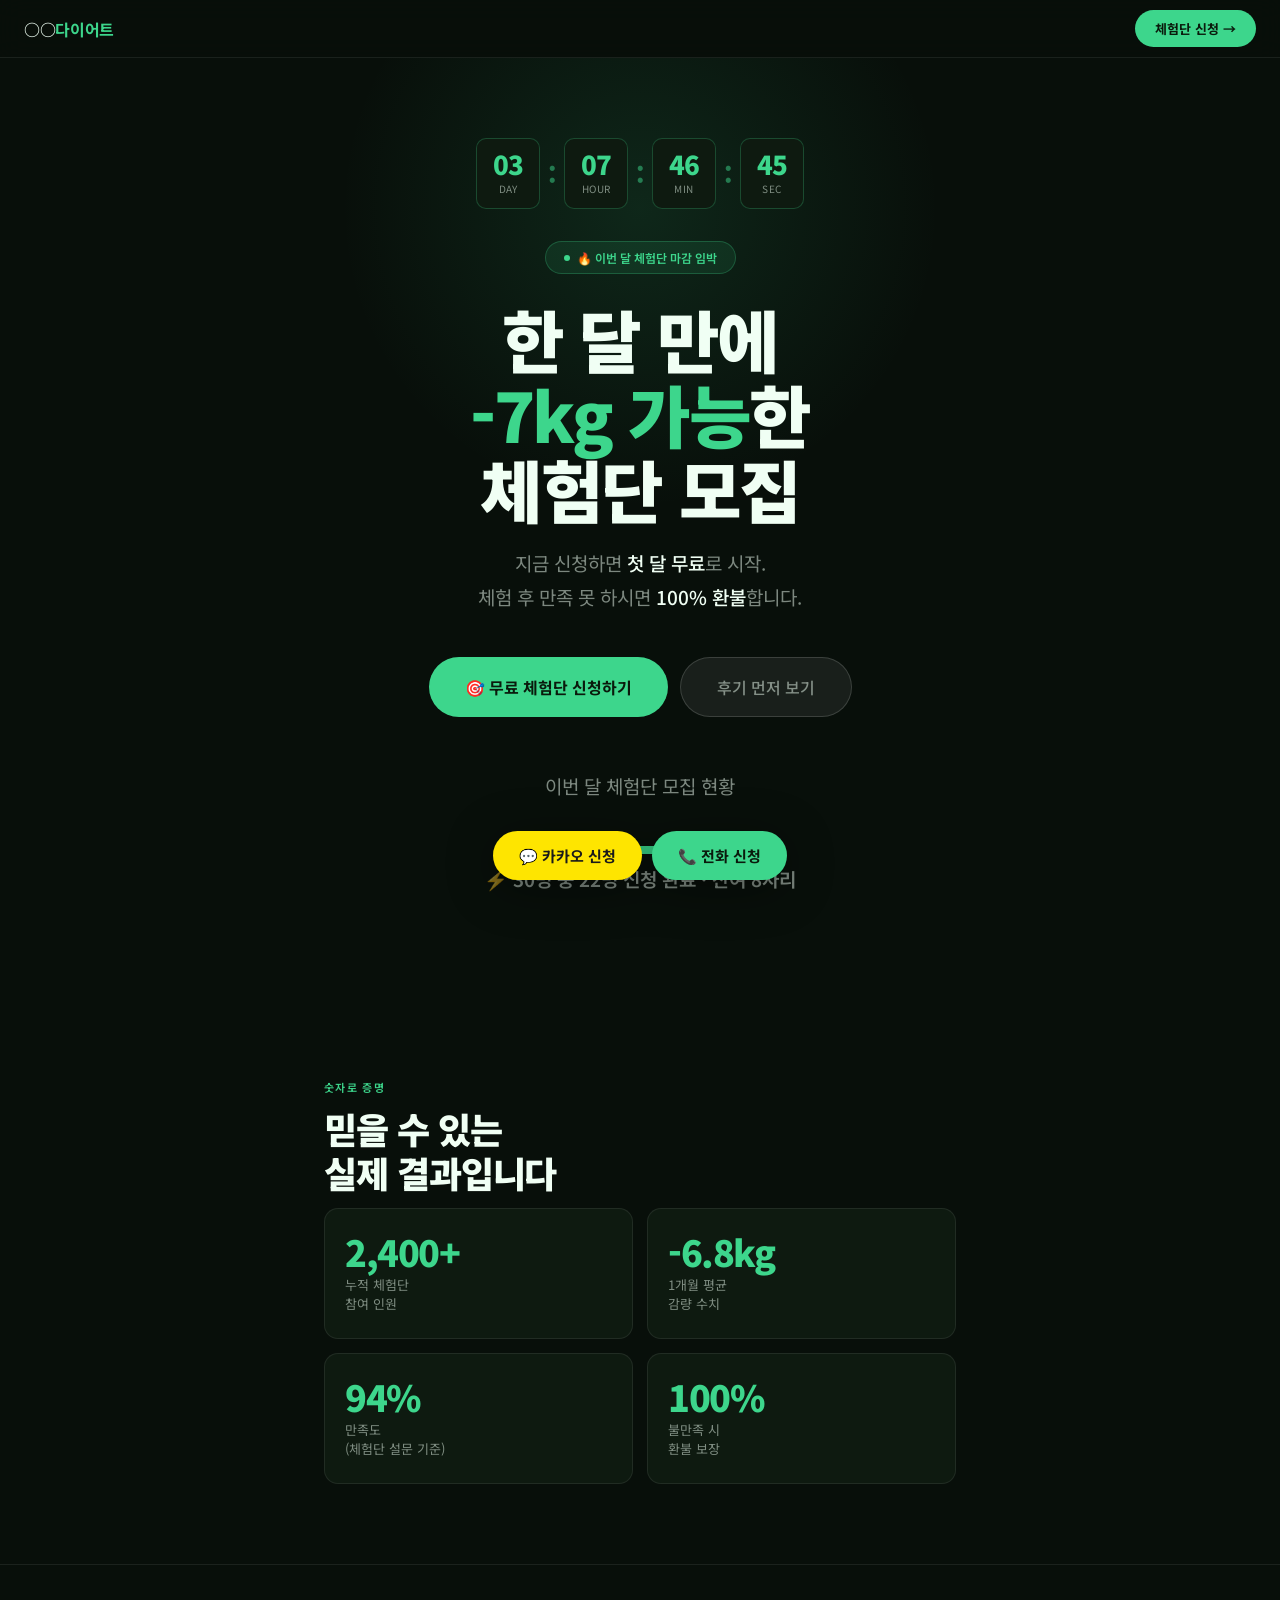
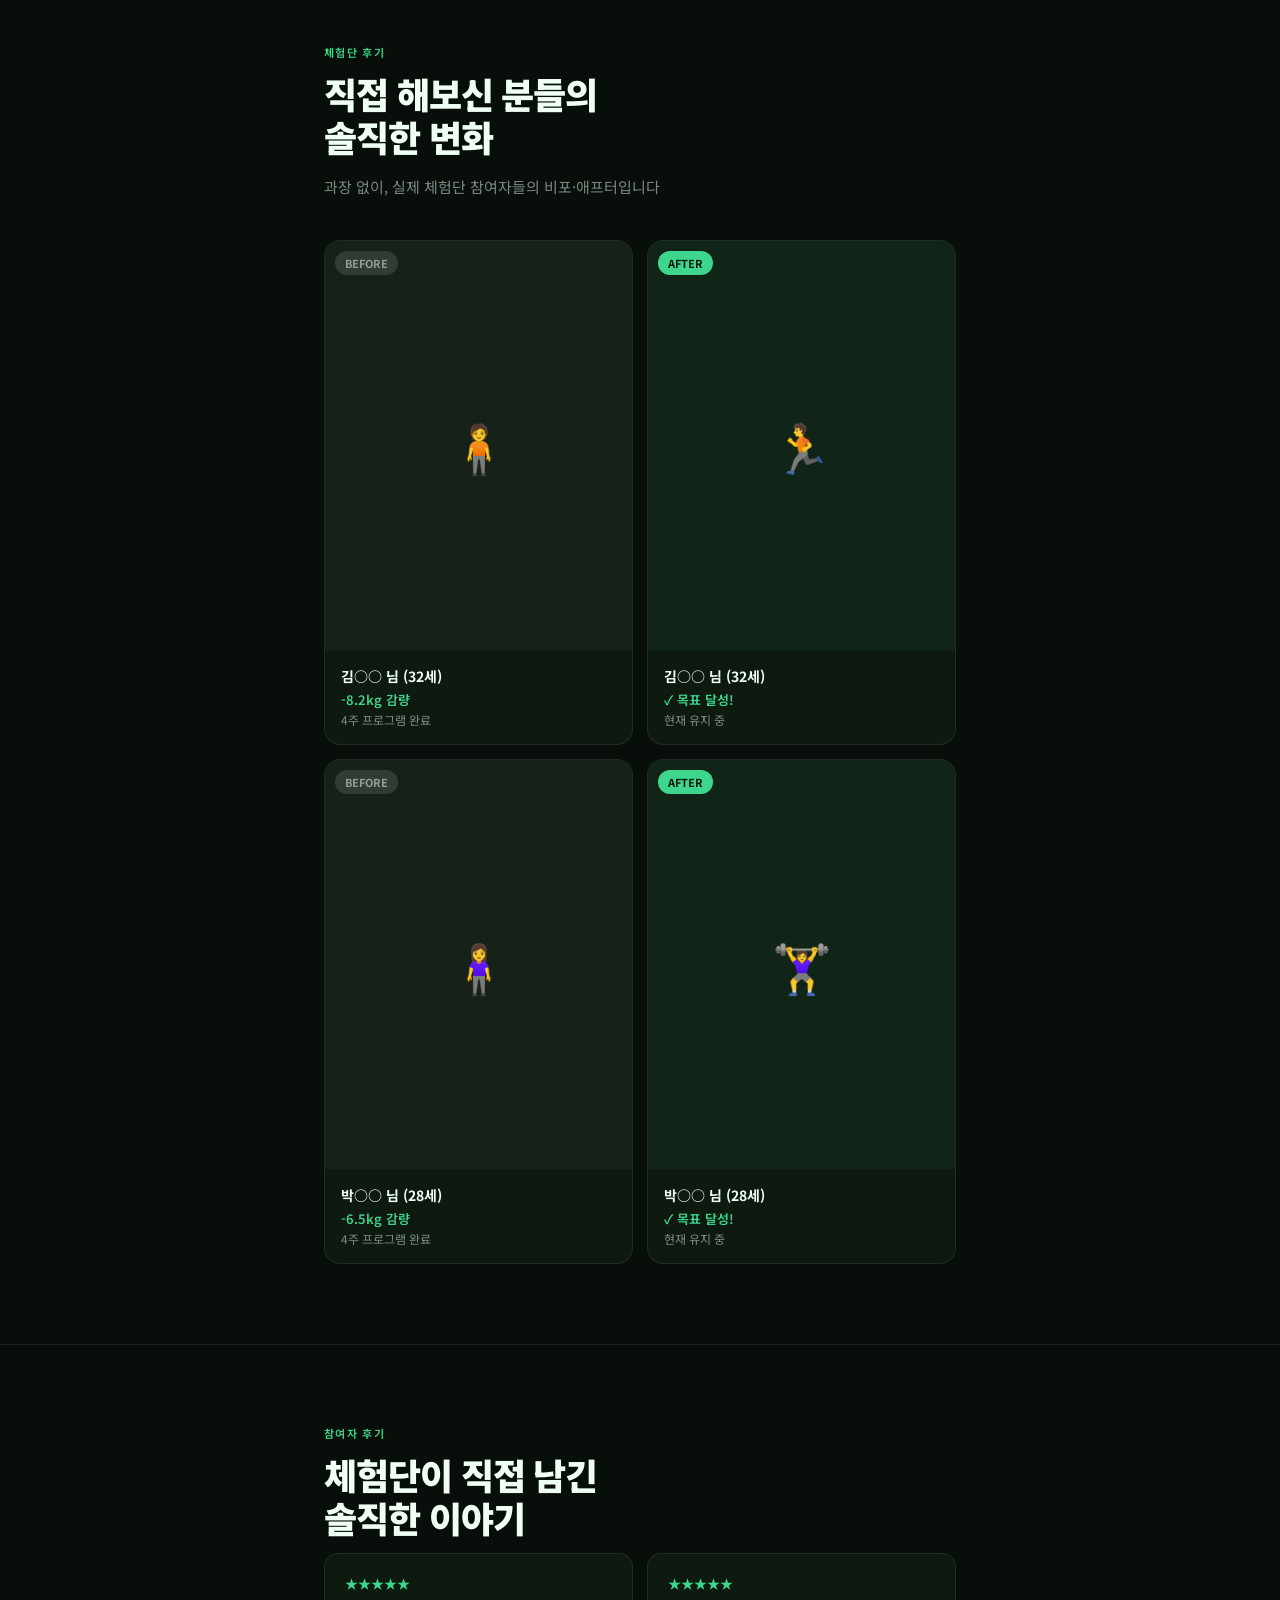
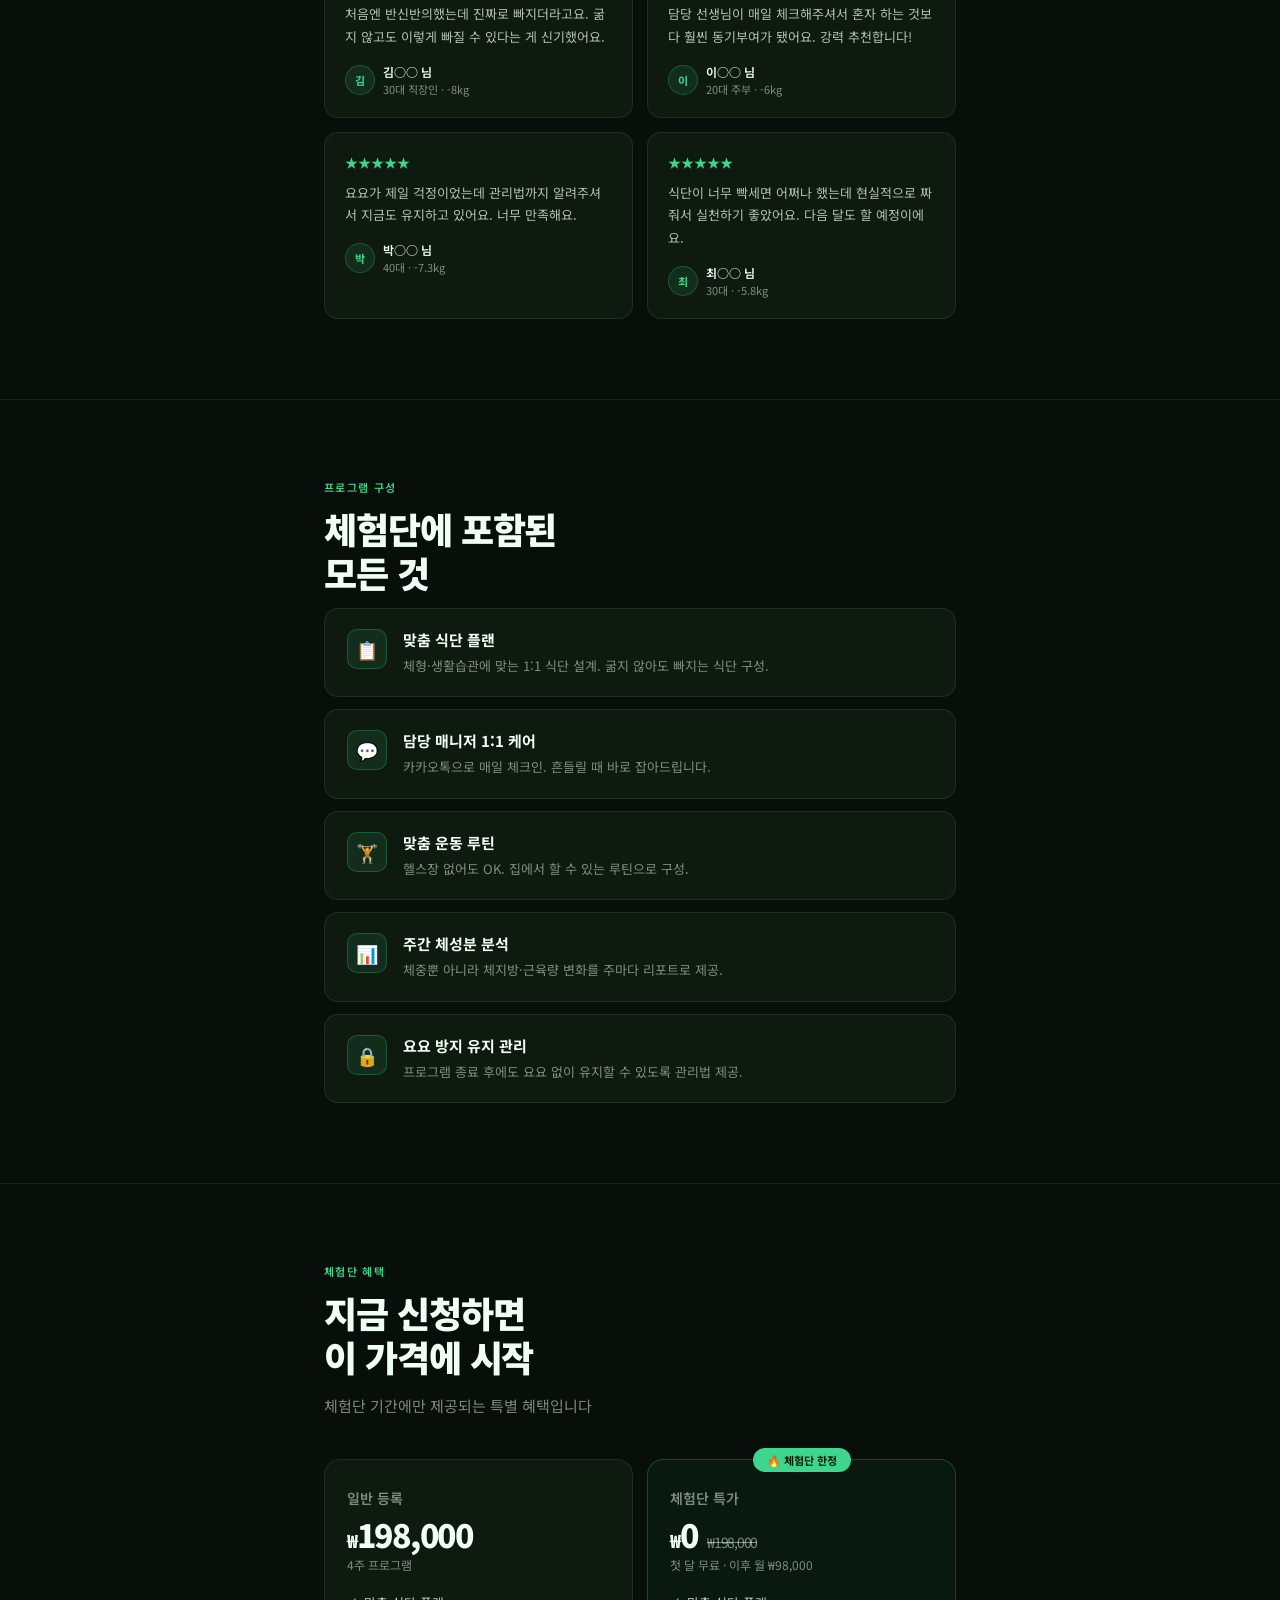
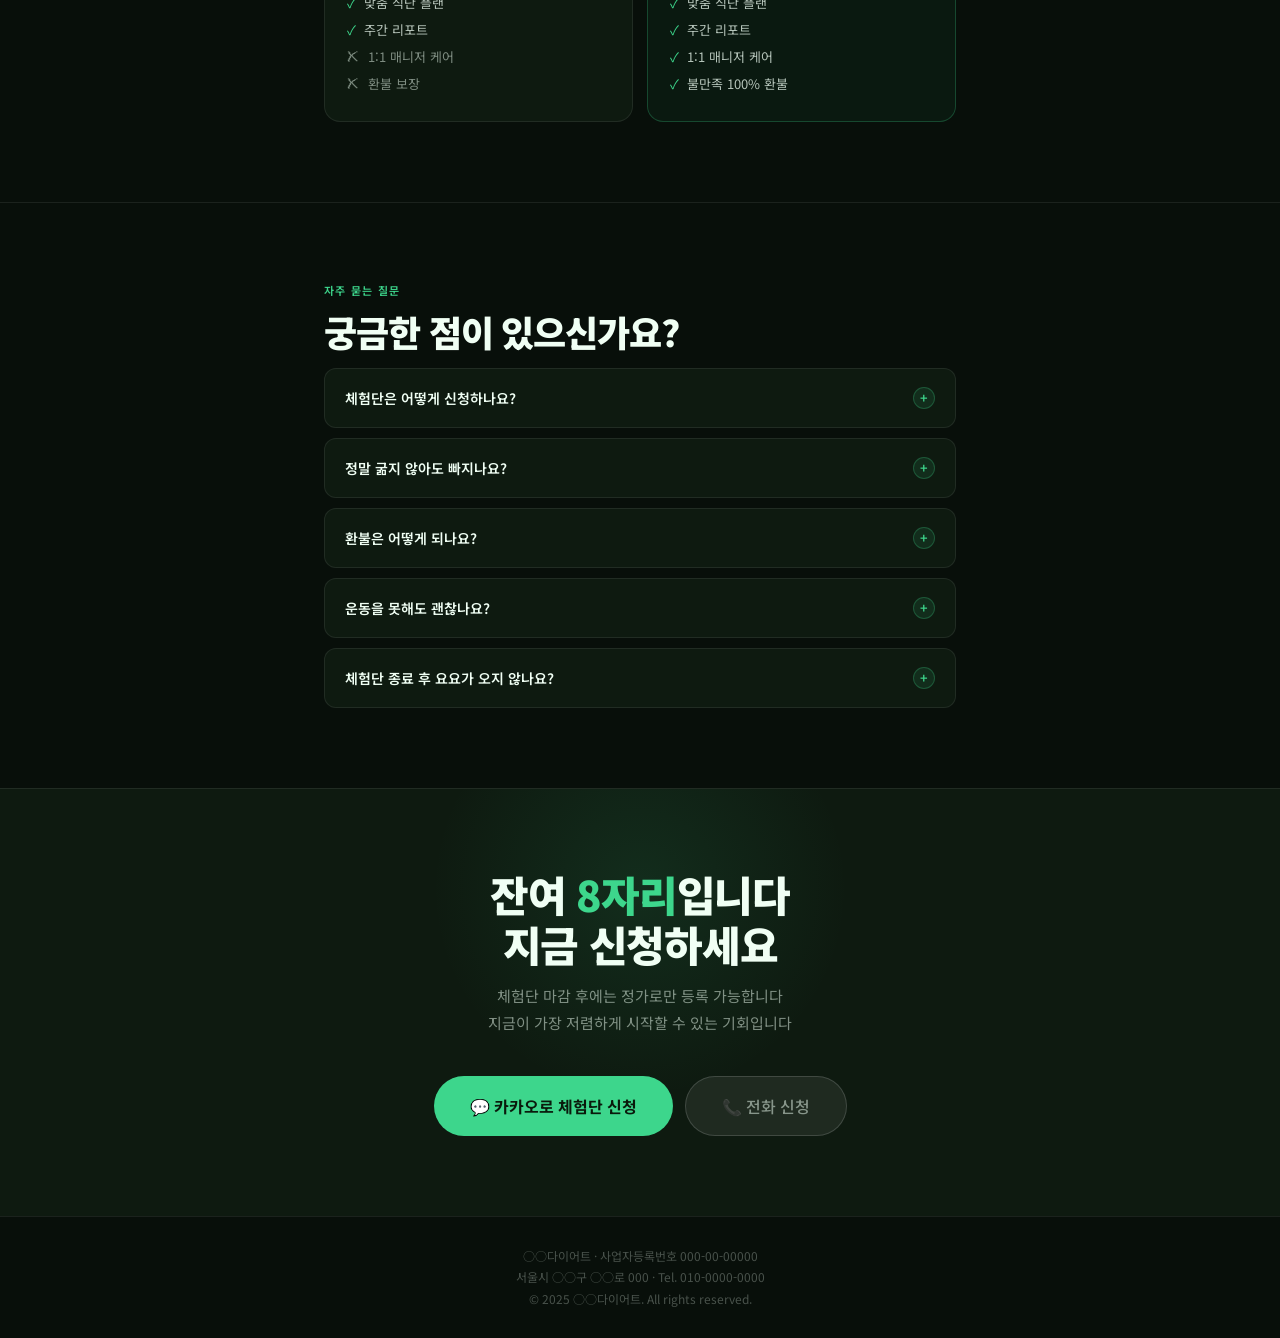
<file: template/diet_trial.html>
<!DOCTYPE html>
<html lang="ko">
<head>
<meta charset="UTF-8">
<meta name="viewport" content="width=device-width, initial-scale=1.0">
<title>○○ 다이어트 | 체험단 모집 · 무료 상담</title>
<meta name="description" content="한정 체험단 모집 중. 지금 신청하면 무료로 시작할 수 있습니다.">

<link rel="preconnect" href="https://fonts.googleapis.com">
<link href="https://fonts.googleapis.com/css2?family=Noto+Sans+KR:wght@400;500;700;900&display=swap" rel="stylesheet">

<style>
*, *::before, *::after { margin: 0; padding: 0; box-sizing: border-box; }

:root {
  --green: #3DD68C;
  --green2: #2BBF79;
  --green-light: rgba(61,214,140,0.10);
  --green-border: rgba(61,214,140,0.25);
  --bg: #080F0A;
  --surface: #0E1A10;
  --surface2: #162118;
  --border: rgba(255,255,255,0.08);
  --border-hover: rgba(255,255,255,0.15);
  --text: #F0FFF4;
  --muted: rgba(240,255,244,0.50);
  --muted2: rgba(240,255,244,0.28);
}

html { scroll-behavior: smooth; }
body {
  font-family: 'Noto Sans KR', sans-serif;
  background: var(--bg);
  color: var(--text);
  -webkit-font-smoothing: antialiased;
}
a { text-decoration: none; color: inherit; }

/* ── FLOATING ── */
.float-cta {
  position: fixed; bottom: 20px; left: 50%;
  transform: translateX(-50%);
  z-index: 999;
  display: flex; gap: 10px;
  filter: drop-shadow(0 8px 24px rgba(0,0,0,0.4));
}
.float-btn {
  font-family: 'Noto Sans KR', sans-serif;
  font-size: 15px; font-weight: 700;
  padding: 14px 26px; border-radius: 100px; border: none;
  cursor: pointer; white-space: nowrap;
  transition: transform 0.15s, opacity 0.15s;
}
.float-btn:hover { transform: translateY(-2px); opacity: 0.9; }
.float-btn.kakao { background: #FEE500; color: #1A1A1A; }
.float-btn.call  { background: var(--green); color: #0A1A0C; }

/* ── NAV ── */
nav {
  position: sticky; top: 0; z-index: 100;
  height: 58px;
  display: flex; align-items: center; justify-content: space-between;
  padding: 0 24px;
  background: rgba(8,15,10,0.88);
  backdrop-filter: blur(12px);
  border-bottom: 0.5px solid var(--border);
}
.nav-logo { font-size: 16px; font-weight: 700; letter-spacing: -0.02em; }
.nav-logo span { color: var(--green); }
.nav-cta {
  background: var(--green); color: #0A1A0C;
  font-size: 13px; font-weight: 700;
  padding: 9px 20px; border-radius: 100px;
  transition: opacity 0.15s;
}
.nav-cta:hover { opacity: 0.88; }

/* ── HERO ── */
.hero {
  min-height: 100vh;
  display: flex; flex-direction: column;
  align-items: center; justify-content: center;
  padding: 80px 24px 60px;
  text-align: center;
  position: relative; overflow: hidden;
}
.hero::before {
  content: '';
  position: absolute; top: -150px; left: 50%;
  transform: translateX(-50%);
  width: 700px; height: 600px;
  background: radial-gradient(circle, rgba(61,214,140,0.12) 0%, transparent 65%);
  pointer-events: none;
}

.countdown-wrap {
  display: flex; gap: 8px; margin-bottom: 32px;
  animation: fadeUp 0.6s ease both;
}
.cd-box {
  background: var(--surface);
  border: 0.5px solid var(--green-border);
  border-radius: 10px;
  padding: 12px 16px;
  text-align: center;
  min-width: 62px;
}
.cd-num {
  font-size: 26px; font-weight: 900;
  color: var(--green); letter-spacing: -0.04em;
  line-height: 1;
}
.cd-label { font-size: 10px; color: var(--muted); margin-top: 4px; letter-spacing: 0.04em; }
.cd-sep { font-size: 24px; font-weight: 900; color: var(--green); align-self: center; opacity: 0.5; }

.hero-badge {
  display: inline-flex; align-items: center; gap: 7px;
  background: rgba(61,214,140,0.1);
  border: 0.5px solid var(--green-border);
  color: var(--green);
  font-size: 12px; font-weight: 600;
  padding: 7px 18px; border-radius: 100px;
  margin-bottom: 28px;
  animation: fadeUp 0.6s 0.06s ease both;
}
.hero-badge::before {
  content: ''; width: 6px; height: 6px;
  border-radius: 50%; background: var(--green);
  animation: blink 1.6s infinite;
}

.hero h1 {
  font-size: clamp(34px, 8vw, 68px);
  font-weight: 900;
  line-height: 1.1; letter-spacing: -0.035em;
  margin-bottom: 20px;
  animation: fadeUp 0.6s 0.1s ease both;
}
.hero h1 .accent { color: var(--green); }

.hero p {
  font-size: clamp(15px, 2.5vw, 19px);
  color: var(--muted); line-height: 1.75;
  margin-bottom: 44px;
  animation: fadeUp 0.6s 0.16s ease both;
}
.hero p strong { color: var(--text); font-weight: 500; }

.hero-btns {
  display: flex; gap: 12px; justify-content: center; flex-wrap: wrap;
  animation: fadeUp 0.6s 0.22s ease both;
}
.btn-main {
  background: var(--green); color: #0A1A0C;
  font-family: 'Noto Sans KR', sans-serif;
  font-size: 16px; font-weight: 700;
  padding: 17px 36px; border-radius: 100px; border: none;
  cursor: pointer; transition: opacity 0.15s, transform 0.15s;
}
.btn-main:hover { opacity: 0.88; transform: translateY(-2px); }
.btn-sub {
  background: rgba(255,255,255,0.07);
  border: 0.5px solid var(--border-hover);
  color: var(--muted);
  font-family: 'Noto Sans KR', sans-serif;
  font-size: 16px; font-weight: 500;
  padding: 17px 36px; border-radius: 100px;
  cursor: pointer; transition: background 0.15s;
}
.btn-sub:hover { background: rgba(255,255,255,0.12); color: var(--text); }

.spots-bar {
  margin-top: 52px;
  animation: fadeUp 0.6s 0.28s ease both;
}
.spots-label { font-size: 13px; color: var(--muted); margin-bottom: 10px; }
.progress-wrap {
  width: 280px; height: 8px;
  background: rgba(255,255,255,0.08);
  border-radius: 100px; overflow: hidden;
  margin: 0 auto 8px;
}
.progress-bar {
  height: 100%; width: 73%;
  background: linear-gradient(90deg, var(--green2), var(--green));
  border-radius: 100px;
  animation: grow 1.2s 0.5s ease both;
}
.spots-count { font-size: 12px; color: var(--green); font-weight: 600; }

/* ── SECTION ── */
.section {
  max-width: 680px; margin: 0 auto;
  padding: 80px 24px;
}
.sec-label {
  font-size: 11px; font-weight: 600;
  letter-spacing: 0.12em; color: var(--green);
  text-transform: uppercase; margin-bottom: 12px;
}
.sec-title {
  font-size: clamp(24px, 4.5vw, 36px);
  font-weight: 900; letter-spacing: -0.03em;
  line-height: 1.2; margin-bottom: 14px;
}
.sec-desc {
  font-size: 15px; color: var(--muted);
  line-height: 1.8; margin-bottom: 40px;
}

/* ── BEFORE/AFTER ── */
.ba-grid {
  display: grid; grid-template-columns: 1fr 1fr;
  gap: 14px;
}
.ba-card {
  background: var(--surface);
  border: 0.5px solid var(--border);
  border-radius: 16px; overflow: hidden;
  transition: border-color 0.2s;
}
.ba-card:hover { border-color: var(--green-border); }
.ba-img {
  width: 100%; aspect-ratio: 3/4;
  display: flex; align-items: center; justify-content: center;
  font-size: 48px;
  background: var(--surface2);
  position: relative;
}
.ba-tag {
  position: absolute; top: 10px; left: 10px;
  font-size: 11px; font-weight: 700;
  padding: 4px 10px; border-radius: 100px;
}
.ba-tag.before { background: rgba(255,255,255,0.12); color: var(--muted); }
.ba-tag.after  { background: var(--green); color: #0A1A0C; }
.ba-info { padding: 16px; }
.ba-name { font-size: 14px; font-weight: 700; margin-bottom: 4px; }
.ba-result { font-size: 13px; color: var(--green); font-weight: 600; }
.ba-period { font-size: 12px; color: var(--muted); margin-top: 2px; }

/* ── REVIEW CARDS ── */
.review-grid {
  display: grid; grid-template-columns: 1fr 1fr; gap: 14px;
}
.review-card {
  background: var(--surface);
  border: 0.5px solid var(--border);
  border-radius: 14px; padding: 20px;
  transition: border-color 0.2s;
}
.review-card:hover { border-color: var(--green-border); }
.review-stars { color: var(--green); font-size: 13px; margin-bottom: 10px; }
.review-text {
  font-size: 13px; color: rgba(240,255,244,0.72);
  line-height: 1.75; margin-bottom: 14px;
}
.review-author { display: flex; align-items: center; gap: 8px; }
.r-avatar {
  width: 30px; height: 30px; border-radius: 50%;
  background: var(--green-light);
  border: 0.5px solid var(--green-border);
  display: flex; align-items: center; justify-content: center;
  font-size: 11px; font-weight: 700; color: var(--green);
}
.r-name { font-size: 12px; font-weight: 600; }
.r-tag  { font-size: 11px; color: var(--muted); margin-top: 1px; }

/* ── STATS ── */
.stats-grid {
  display: grid; grid-template-columns: repeat(2, 1fr); gap: 14px;
}
.stat-card {
  background: var(--surface);
  border: 0.5px solid var(--border);
  border-radius: 14px; padding: 24px 20px;
  transition: border-color 0.2s, transform 0.2s;
}
.stat-card:hover { border-color: var(--green-border); transform: translateY(-2px); }
.stat-num {
  font-size: 36px; font-weight: 900;
  color: var(--green); letter-spacing: -0.04em;
  line-height: 1; margin-bottom: 6px;
}
.stat-label { font-size: 13px; color: var(--muted); line-height: 1.5; }

/* ── PROGRAM ── */
.program-list {
  display: flex; flex-direction: column; gap: 12px;
}
.program-item {
  background: var(--surface);
  border: 0.5px solid var(--border);
  border-radius: 14px; padding: 20px 22px;
  display: flex; align-items: flex-start; gap: 16px;
  transition: border-color 0.2s;
}
.program-item:hover { border-color: var(--green-border); }
.prog-icon {
  flex-shrink: 0; width: 40px; height: 40px;
  border-radius: 10px;
  background: var(--green-light);
  border: 0.5px solid var(--green-border);
  display: flex; align-items: center; justify-content: center;
  font-size: 18px;
}
.prog-title { font-size: 15px; font-weight: 700; margin-bottom: 5px; }
.prog-desc  { font-size: 13px; color: var(--muted); line-height: 1.65; }

/* ── PRICING ── */
.price-cards {
  display: grid; grid-template-columns: 1fr 1fr; gap: 14px;
}
.price-card {
  background: var(--surface);
  border: 0.5px solid var(--border);
  border-radius: 16px; padding: 28px 22px;
  position: relative; transition: border-color 0.2s;
}
.price-card.featured {
  border-color: var(--green-border);
  background: rgba(61,214,140,0.05);
}
.price-badge {
  position: absolute; top: -12px; left: 50%;
  transform: translateX(-50%);
  background: var(--green); color: #0A1A0C;
  font-size: 11px; font-weight: 700;
  padding: 4px 14px; border-radius: 100px;
  white-space: nowrap;
}
.price-name { font-size: 14px; font-weight: 600; color: var(--muted); margin-bottom: 10px; }
.price-num {
  font-size: 32px; font-weight: 900;
  letter-spacing: -0.04em; line-height: 1;
  margin-bottom: 6px;
}
.price-num .won { font-size: 18px; }
.price-num .origin {
  font-size: 14px; color: var(--muted);
  text-decoration: line-through; font-weight: 400;
  margin-left: 4px;
}
.price-period { font-size: 12px; color: var(--muted); margin-bottom: 20px; }
.price-features { list-style: none; display: flex; flex-direction: column; gap: 8px; }
.price-feat {
  display: flex; align-items: center; gap: 8px;
  font-size: 13px; color: rgba(240,255,244,0.75);
}
.pf-check { color: var(--green); font-size: 13px; flex-shrink: 0; }

/* ── FAQ ── */
.faq-list { display: flex; flex-direction: column; gap: 10px; }
.faq-item {
  background: var(--surface);
  border: 0.5px solid var(--border);
  border-radius: 12px; overflow: hidden;
}
.faq-q {
  width: 100%; text-align: left;
  display: flex; align-items: center; justify-content: space-between;
  padding: 18px 20px;
  font-family: 'Noto Sans KR', sans-serif;
  font-size: 14px; font-weight: 600;
  background: none; border: none; cursor: pointer;
  color: var(--text); transition: background 0.15s;
}
.faq-q:hover { background: rgba(255,255,255,0.03); }
.faq-icon {
  width: 22px; height: 22px; border-radius: 50%;
  background: var(--green-light);
  border: 0.5px solid var(--green-border);
  display: flex; align-items: center; justify-content: center;
  font-size: 13px; color: var(--green);
  transition: transform 0.25s; flex-shrink: 0;
}
.faq-a {
  display: none; padding: 0 20px 18px;
  font-size: 13px; color: var(--muted); line-height: 1.8;
  border-top: 0.5px solid var(--border); padding-top: 14px;
}
.faq-item.open .faq-a { display: block; }
.faq-item.open .faq-icon { transform: rotate(45deg); }

/* ── FINAL CTA ── */
.final-cta {
  background: var(--surface);
  border-top: 0.5px solid var(--border);
  padding: 80px 24px;
  text-align: center;
  position: relative; overflow: hidden;
}
.final-cta::before {
  content: '';
  position: absolute; top: -100px; left: 50%;
  transform: translateX(-50%);
  width: 500px; height: 400px;
  background: radial-gradient(circle, rgba(61,214,140,0.1) 0%, transparent 65%);
  pointer-events: none;
}
.final-cta h2 {
  font-size: clamp(26px, 5vw, 42px);
  font-weight: 900; letter-spacing: -0.03em;
  line-height: 1.2; margin-bottom: 14px;
  position: relative;
}
.final-cta h2 span { color: var(--green); }
.final-cta p {
  font-size: 15px; color: var(--muted);
  line-height: 1.75; margin-bottom: 40px;
  position: relative;
}
.final-btns {
  display: flex; gap: 12px; justify-content: center;
  flex-wrap: wrap; position: relative;
}

/* ── DIVIDER ── */
.divider { height: 0.5px; background: var(--border); }

/* ── FOOTER ── */
footer {
  padding: 28px 24px; text-align: center;
  border-top: 0.5px solid var(--border);
  font-size: 12px; color: var(--muted2);
  line-height: 1.8;
}

/* ── ANIMATIONS ── */
@keyframes fadeUp {
  from { opacity: 0; transform: translateY(20px); }
  to   { opacity: 1; transform: translateY(0); }
}
@keyframes blink {
  0%, 100% { opacity: 1; } 50% { opacity: 0.3; }
}
@keyframes grow {
  from { width: 0; } to { width: 73%; }
}
.reveal {
  opacity: 0; transform: translateY(22px);
  transition: opacity 0.6s ease, transform 0.6s ease;
}
.reveal.visible { opacity: 1; transform: translateY(0); }

@media (max-width: 560px) {
  .ba-grid, .review-grid, .stats-grid, .price-cards { grid-template-columns: 1fr; }
  .float-cta { width: calc(100% - 32px); }
  .float-btn { flex: 1; justify-content: center; }
  .countdown-wrap { gap: 5px; }
  .cd-box { min-width: 52px; padding: 10px 12px; }
}
</style>
</head>
<body>

<!-- FLOATING -->
<div class="float-cta">
  <button class="float-btn kakao" onclick="window.open('https://open.kakao.com/YOUR_LINK','_blank')">💬 카카오 신청</button>
  <button class="float-btn call" onclick="window.location.href='tel:010-0000-0000'">📞 전화 신청</button>
</div>

<!-- NAV -->
<nav>
  <div class="nav-logo">○○<span>다이어트</span></div>
  <a href="#apply" class="nav-cta">체험단 신청 →</a>
</nav>

<!-- HERO -->
<section class="hero">

  <!-- 카운트다운 -->
  <div class="countdown-wrap">
    <div class="cd-box">
      <div class="cd-num" id="cd-day">03</div>
      <div class="cd-label">DAY</div>
    </div>
    <div class="cd-sep">:</div>
    <div class="cd-box">
      <div class="cd-num" id="cd-hour">14</div>
      <div class="cd-label">HOUR</div>
    </div>
    <div class="cd-sep">:</div>
    <div class="cd-box">
      <div class="cd-num" id="cd-min">22</div>
      <div class="cd-label">MIN</div>
    </div>
    <div class="cd-sep">:</div>
    <div class="cd-box">
      <div class="cd-num" id="cd-sec">09</div>
      <div class="cd-label">SEC</div>
    </div>
  </div>

  <div class="hero-badge">🔥 이번 달 체험단 마감 임박</div>

  <h1>
    한 달 만에<br>
    <span class="accent">-7kg 가능</span>한<br>
    체험단 모집
  </h1>
  <p>
    지금 신청하면 <strong>첫 달 무료</strong>로 시작.<br>
    체험 후 만족 못 하시면 <strong>100% 환불</strong>합니다.
  </p>
  <div class="hero-btns">
    <button class="btn-main" onclick="document.getElementById('apply').scrollIntoView({behavior:'smooth'})">🎯 무료 체험단 신청하기</button>
    <button class="btn-sub" onclick="document.getElementById('reviews').scrollIntoView({behavior:'smooth'})">후기 먼저 보기</button>
  </div>

  <div class="spots-bar">
    <p class="spots-label">이번 달 체험단 모집 현황</p>
    <div class="progress-wrap">
      <div class="progress-bar"></div>
    </div>
    <!-- ✅ 실제 숫자로 교체 -->
    <p class="spots-count">⚡ 30명 중 22명 신청 완료 · 잔여 8자리</p>
  </div>
</section>

<!-- STATS -->
<section class="section">
  <p class="sec-label reveal">숫자로 증명</p>
  <h2 class="sec-title reveal">믿을 수 있는<br>실제 결과입니다</h2>

  <div class="stats-grid">
    <div class="stat-card reveal">
      <div class="stat-num">2,400+</div>
      <div class="stat-label">누적 체험단<br>참여 인원</div>
    </div>
    <div class="stat-card reveal">
      <div class="stat-num">-6.8kg</div>
      <div class="stat-label">1개월 평균<br>감량 수치</div>
    </div>
    <div class="stat-card reveal">
      <div class="stat-num">94%</div>
      <div class="stat-label">만족도<br>(체험단 설문 기준)</div>
    </div>
    <div class="stat-card reveal">
      <div class="stat-num">100%</div>
      <div class="stat-label">불만족 시<br>환불 보장</div>
    </div>
  </div>
</section>

<div class="divider"></div>

<!-- BEFORE / AFTER -->
<section class="section" id="reviews">
  <p class="sec-label reveal">체험단 후기</p>
  <h2 class="sec-title reveal">직접 해보신 분들의<br>솔직한 변화</h2>
  <p class="sec-desc reveal">과장 없이, 실제 체험단 참여자들의 비포·애프터입니다</p>

  <div class="ba-grid">
    <div class="ba-card reveal">
      <div class="ba-img">
        <!-- ✅ 실제 사진으로 교체 -->
        🧍
        <span class="ba-tag before">BEFORE</span>
      </div>
      <div class="ba-info">
        <div class="ba-name">김○○ 님 (32세)</div>
        <div class="ba-result">-8.2kg 감량</div>
        <div class="ba-period">4주 프로그램 완료</div>
      </div>
    </div>
    <div class="ba-card reveal">
      <div class="ba-img" style="background:rgba(61,214,140,0.06);">
        🏃
        <span class="ba-tag after">AFTER</span>
      </div>
      <div class="ba-info">
        <div class="ba-name">김○○ 님 (32세)</div>
        <div class="ba-result" style="color:#3DD68C">✓ 목표 달성!</div>
        <div class="ba-period">현재 유지 중</div>
      </div>
    </div>
    <div class="ba-card reveal">
      <div class="ba-img">
        🧍‍♀️
        <span class="ba-tag before">BEFORE</span>
      </div>
      <div class="ba-info">
        <div class="ba-name">박○○ 님 (28세)</div>
        <div class="ba-result">-6.5kg 감량</div>
        <div class="ba-period">4주 프로그램 완료</div>
      </div>
    </div>
    <div class="ba-card reveal">
      <div class="ba-img" style="background:rgba(61,214,140,0.06);">
        🏋️‍♀️
        <span class="ba-tag after">AFTER</span>
      </div>
      <div class="ba-info">
        <div class="ba-name">박○○ 님 (28세)</div>
        <div class="ba-result" style="color:#3DD68C">✓ 목표 달성!</div>
        <div class="ba-period">현재 유지 중</div>
      </div>
    </div>
  </div>
</section>

<div class="divider"></div>

<!-- REVIEWS -->
<section class="section">
  <p class="sec-label reveal">참여자 후기</p>
  <h2 class="sec-title reveal">체험단이 직접 남긴<br>솔직한 이야기</h2>

  <div class="review-grid">
    <div class="review-card reveal">
      <div class="review-stars">★★★★★</div>
      <p class="review-text">처음엔 반신반의했는데 진짜로 빠지더라고요. 굶지 않고도 이렇게 빠질 수 있다는 게 신기했어요.</p>
      <div class="review-author">
        <div class="r-avatar">김</div>
        <div>
          <div class="r-name">김○○ 님</div>
          <div class="r-tag">30대 직장인 · -8kg</div>
        </div>
      </div>
    </div>
    <div class="review-card reveal">
      <div class="review-stars">★★★★★</div>
      <p class="review-text">담당 선생님이 매일 체크해주셔서 혼자 하는 것보다 훨씬 동기부여가 됐어요. 강력 추천합니다!</p>
      <div class="review-author">
        <div class="r-avatar">이</div>
        <div>
          <div class="r-name">이○○ 님</div>
          <div class="r-tag">20대 주부 · -6kg</div>
        </div>
      </div>
    </div>
    <div class="review-card reveal">
      <div class="review-stars">★★★★★</div>
      <p class="review-text">요요가 제일 걱정이었는데 관리법까지 알려주셔서 지금도 유지하고 있어요. 너무 만족해요.</p>
      <div class="review-author">
        <div class="r-avatar">박</div>
        <div>
          <div class="r-name">박○○ 님</div>
          <div class="r-tag">40대 · -7.3kg</div>
        </div>
      </div>
    </div>
    <div class="review-card reveal">
      <div class="review-stars">★★★★★</div>
      <p class="review-text">식단이 너무 빡세면 어쩌나 했는데 현실적으로 짜줘서 실천하기 좋았어요. 다음 달도 할 예정이에요.</p>
      <div class="review-author">
        <div class="r-avatar">최</div>
        <div>
          <div class="r-name">최○○ 님</div>
          <div class="r-tag">30대 · -5.8kg</div>
        </div>
      </div>
    </div>
  </div>
</section>

<div class="divider"></div>

<!-- PROGRAM -->
<section class="section">
  <p class="sec-label reveal">프로그램 구성</p>
  <h2 class="sec-title reveal">체험단에 포함된<br>모든 것</h2>

  <div class="program-list">
    <div class="program-item reveal">
      <div class="prog-icon">📋</div>
      <div>
        <div class="prog-title">맞춤 식단 플랜</div>
        <p class="prog-desc">체형·생활습관에 맞는 1:1 식단 설계. 굶지 않아도 빠지는 식단 구성.</p>
      </div>
    </div>
    <div class="program-item reveal">
      <div class="prog-icon">💬</div>
      <div>
        <div class="prog-title">담당 매니저 1:1 케어</div>
        <p class="prog-desc">카카오톡으로 매일 체크인. 흔들릴 때 바로 잡아드립니다.</p>
      </div>
    </div>
    <div class="program-item reveal">
      <div class="prog-icon">🏋️</div>
      <div>
        <div class="prog-title">맞춤 운동 루틴</div>
        <p class="prog-desc">헬스장 없어도 OK. 집에서 할 수 있는 루틴으로 구성.</p>
      </div>
    </div>
    <div class="program-item reveal">
      <div class="prog-icon">📊</div>
      <div>
        <div class="prog-title">주간 체성분 분석</div>
        <p class="prog-desc">체중뿐 아니라 체지방·근육량 변화를 주마다 리포트로 제공.</p>
      </div>
    </div>
    <div class="program-item reveal">
      <div class="prog-icon">🔒</div>
      <div>
        <div class="prog-title">요요 방지 유지 관리</div>
        <p class="prog-desc">프로그램 종료 후에도 요요 없이 유지할 수 있도록 관리법 제공.</p>
      </div>
    </div>
  </div>
</section>

<div class="divider"></div>

<!-- PRICING -->
<section class="section">
  <p class="sec-label reveal">체험단 혜택</p>
  <h2 class="sec-title reveal">지금 신청하면<br>이 가격에 시작</h2>
  <p class="sec-desc reveal">체험단 기간에만 제공되는 특별 혜택입니다</p>

  <div class="price-cards">
    <div class="price-card reveal">
      <div class="price-name">일반 등록</div>
      <div class="price-num"><span class="won">₩</span>198,000</div>
      <div class="price-period">4주 프로그램</div>
      <ul class="price-features">
        <li class="price-feat"><span class="pf-check">✓</span>맞춤 식단 플랜</li>
        <li class="price-feat"><span class="pf-check">✓</span>주간 리포트</li>
        <li class="price-feat" style="color:var(--muted)"><span style="color:var(--muted)">✗</span>1:1 매니저 케어</li>
        <li class="price-feat" style="color:var(--muted)"><span style="color:var(--muted)">✗</span>환불 보장</li>
      </ul>
    </div>
    <div class="price-card featured reveal">
      <div class="price-badge">🔥 체험단 한정</div>
      <div class="price-name">체험단 특가</div>
      <div class="price-num">
        <span class="won">₩</span>0
        <span class="origin">₩198,000</span>
      </div>
      <div class="price-period">첫 달 무료 · 이후 월 ₩98,000</div>
      <ul class="price-features">
        <li class="price-feat"><span class="pf-check">✓</span>맞춤 식단 플랜</li>
        <li class="price-feat"><span class="pf-check">✓</span>주간 리포트</li>
        <li class="price-feat"><span class="pf-check">✓</span>1:1 매니저 케어</li>
        <li class="price-feat"><span class="pf-check">✓</span>불만족 100% 환불</li>
      </ul>
    </div>
  </div>
</section>

<div class="divider"></div>

<!-- FAQ -->
<section class="section">
  <p class="sec-label reveal">자주 묻는 질문</p>
  <h2 class="sec-title reveal">궁금한 점이 있으신가요?</h2>

  <div class="faq-list reveal">
    <div class="faq-item">
      <button class="faq-q" onclick="toggleFaq(this)">
        체험단은 어떻게 신청하나요?
        <span class="faq-icon">+</span>
      </button>
      <div class="faq-a">아래 신청 버튼을 누르거나 카카오톡으로 문의해 주시면 담당자가 안내해 드립니다. 신청 후 24시간 이내 연락드립니다.</div>
    </div>
    <div class="faq-item">
      <button class="faq-q" onclick="toggleFaq(this)">
        정말 굶지 않아도 빠지나요?
        <span class="faq-icon">+</span>
      </button>
      <div class="faq-a">네, 저희 프로그램은 굶는 다이어트가 아닙니다. 먹는 양보다 무엇을, 언제 먹느냐를 조절해 체지방만 빠지도록 설계합니다.</div>
    </div>
    <div class="faq-item">
      <button class="faq-q" onclick="toggleFaq(this)">
        환불은 어떻게 되나요?
        <span class="faq-icon">+</span>
      </button>
      <div class="faq-a">4주 프로그램 성실히 이행 후 체중 감량이 없다면 100% 환불해 드립니다. 자세한 조건은 상담 시 안내해 드립니다.</div>
    </div>
    <div class="faq-item">
      <button class="faq-q" onclick="toggleFaq(this)">
        운동을 못해도 괜찮나요?
        <span class="faq-icon">+</span>
      </button>
      <div class="faq-a">괜찮습니다. 운동 경험이 없어도 집에서 할 수 있는 루틴으로 구성되며, 체력 수준에 맞게 조정해 드립니다.</div>
    </div>
    <div class="faq-item">
      <button class="faq-q" onclick="toggleFaq(this)">
        체험단 종료 후 요요가 오지 않나요?
        <span class="faq-icon">+</span>
      </button>
      <div class="faq-a">프로그램 마지막 주에 유지 관리법을 집중적으로 교육합니다. 94%의 참여자가 종료 후 3개월 이상 유지에 성공했습니다.</div>
    </div>
  </div>
</section>

<!-- FINAL CTA -->
<section class="final-cta" id="apply">
  <h2 class="reveal">잔여 <span>8자리</span>입니다<br>지금 신청하세요</h2>
  <p class="reveal">
    체험단 마감 후에는 정가로만 등록 가능합니다<br>
    지금이 가장 저렴하게 시작할 수 있는 기회입니다
  </p>
  <div class="final-btns">
    <button class="btn-main reveal" onclick="window.open('https://open.kakao.com/YOUR_LINK','_blank')">💬 카카오로 체험단 신청</button>
    <button class="btn-sub reveal" onclick="window.location.href='tel:010-0000-0000'">📞 전화 신청</button>
  </div>
</section>

<footer>
  <!-- ✅ 실제 정보로 교체 -->
  ○○다이어트 · 사업자등록번호 000-00-00000<br>
  서울시 ○○구 ○○로 000 · Tel. 010-0000-0000<br>
  © 2025 ○○다이어트. All rights reserved.
</footer>

<script>
// 카운트다운 — 마감일 설정 (✅ 원하는 날짜로 교체)
const deadline = new Date();
deadline.setDate(deadline.getDate() + 3);
deadline.setHours(23, 59, 59, 0);

function updateCountdown() {
  const now = new Date();
  const diff = deadline - now;
  if (diff <= 0) {
    document.querySelectorAll('.cd-num').forEach(el => el.textContent = '00');
    return;
  }
  const d = Math.floor(diff / 86400000);
  const h = Math.floor((diff % 86400000) / 3600000);
  const m = Math.floor((diff % 3600000) / 60000);
  const s = Math.floor((diff % 60000) / 1000);
  document.getElementById('cd-day').textContent  = String(d).padStart(2,'0');
  document.getElementById('cd-hour').textContent = String(h).padStart(2,'0');
  document.getElementById('cd-min').textContent  = String(m).padStart(2,'0');
  document.getElementById('cd-sec').textContent  = String(s).padStart(2,'0');
}
updateCountdown();
setInterval(updateCountdown, 1000);

// FAQ
function toggleFaq(btn) {
  const item = btn.closest('.faq-item');
  const isOpen = item.classList.contains('open');
  document.querySelectorAll('.faq-item').forEach(i => i.classList.remove('open'));
  if (!isOpen) item.classList.add('open');
}

// Scroll reveal
const observer = new IntersectionObserver((entries) => {
  entries.forEach((entry, i) => {
    if (entry.isIntersecting) {
      setTimeout(() => entry.target.classList.add('visible'), i * 60);
      observer.unobserve(entry.target);
    }
  });
}, { threshold: 0.1 });
document.querySelectorAll('.reveal').forEach(el => observer.observe(el));
</script>
</body>
</html>
</file>
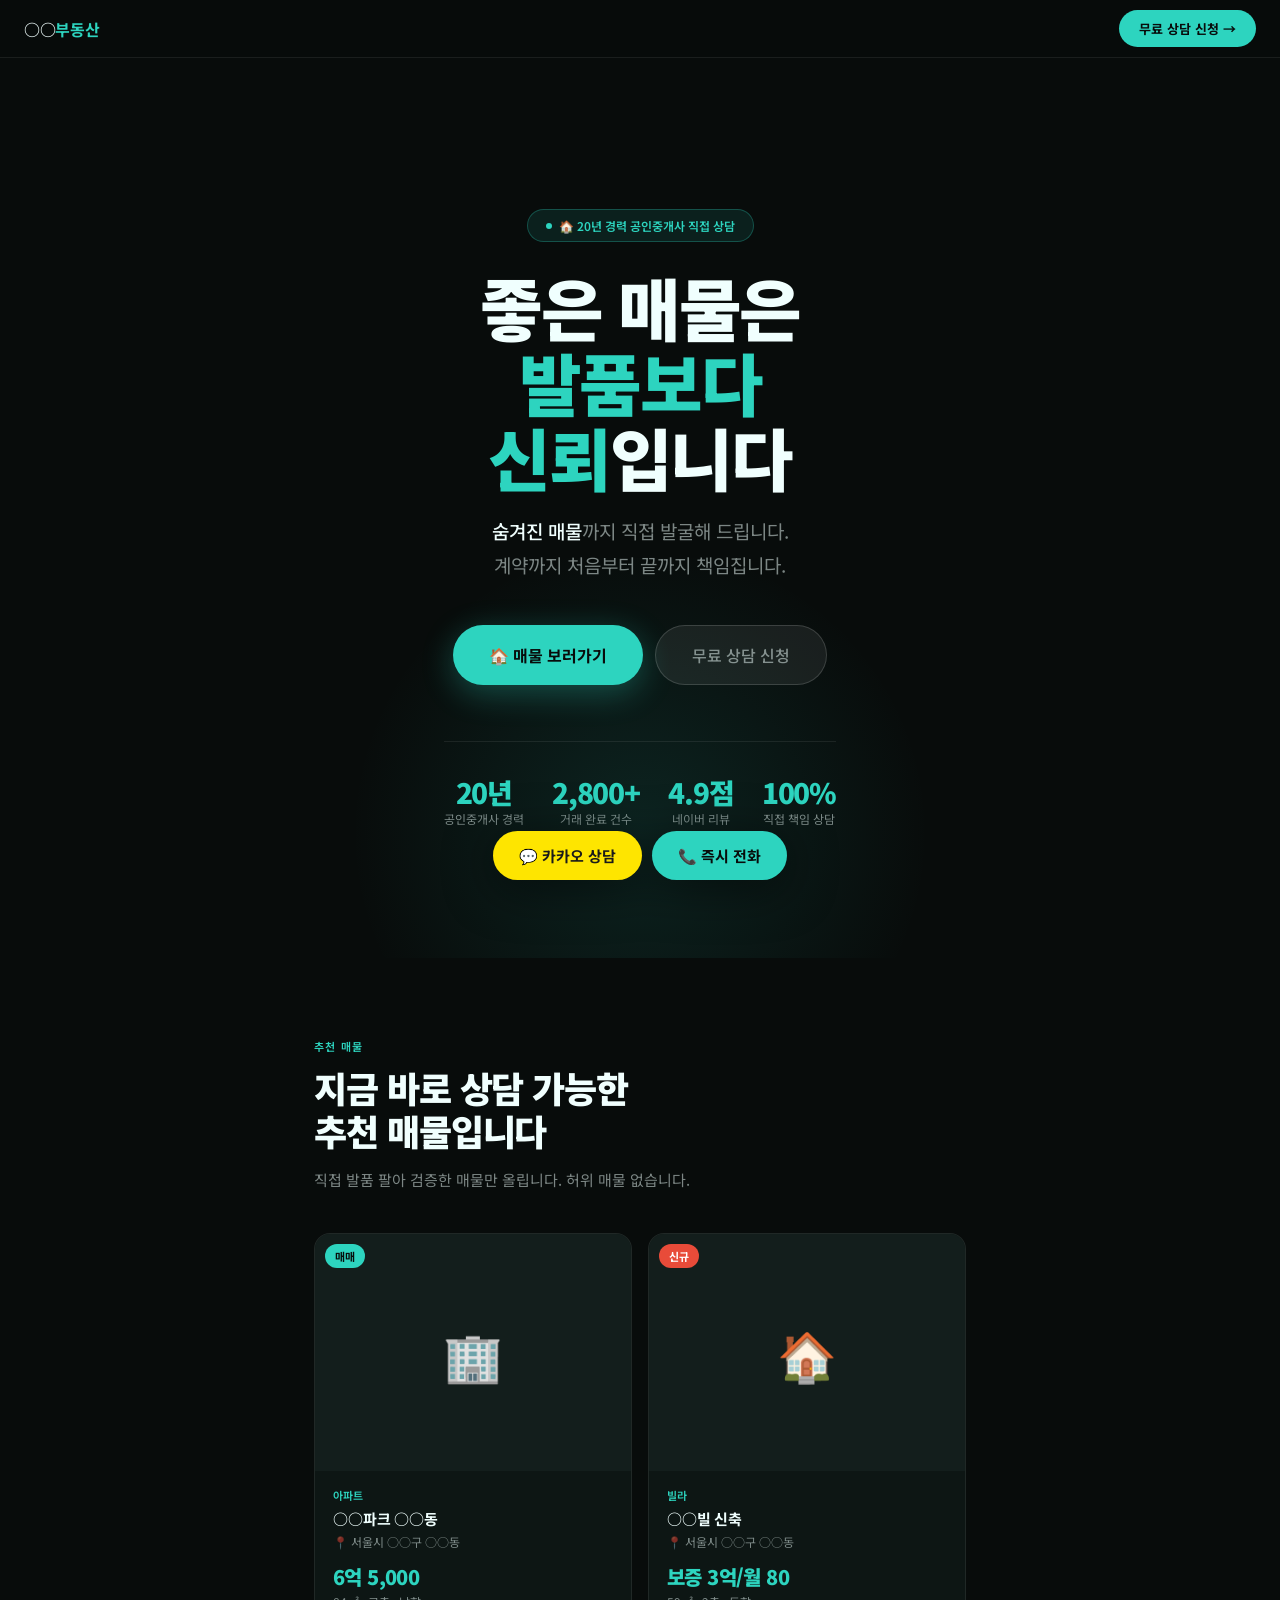
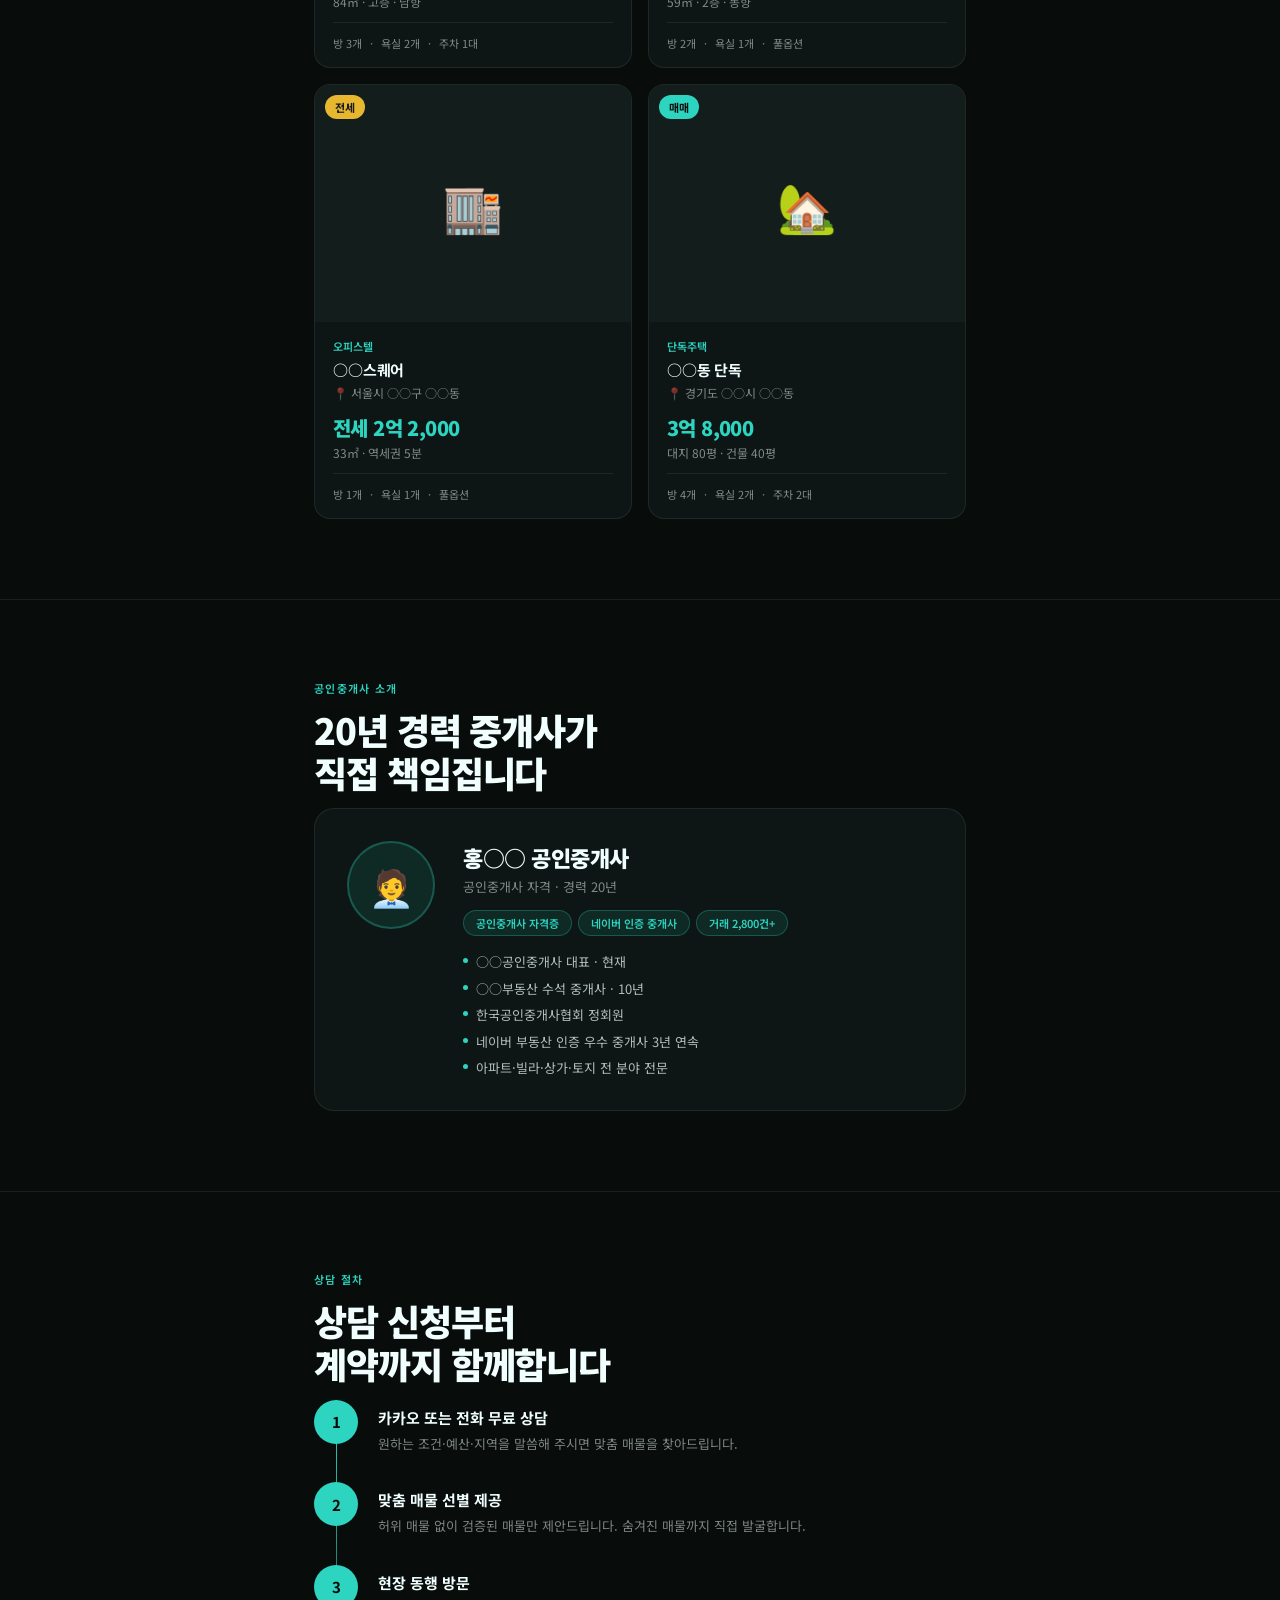
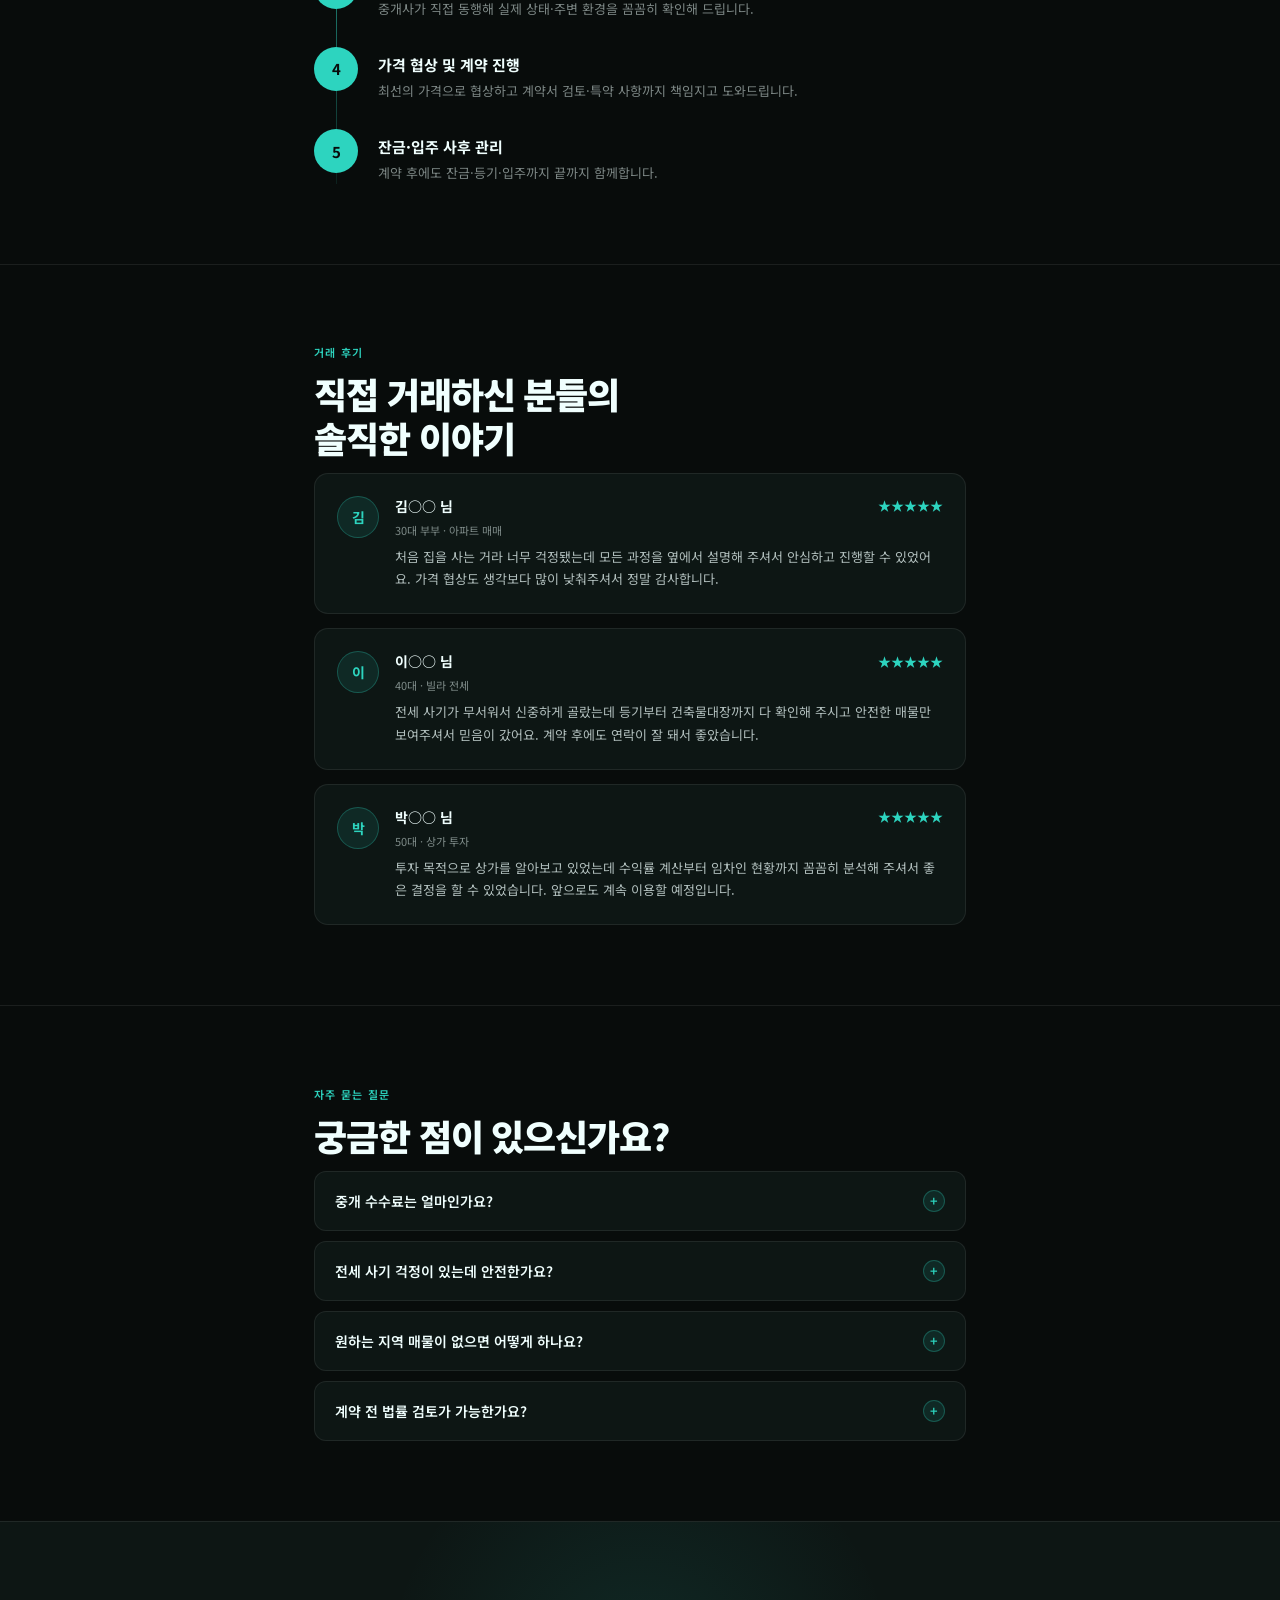
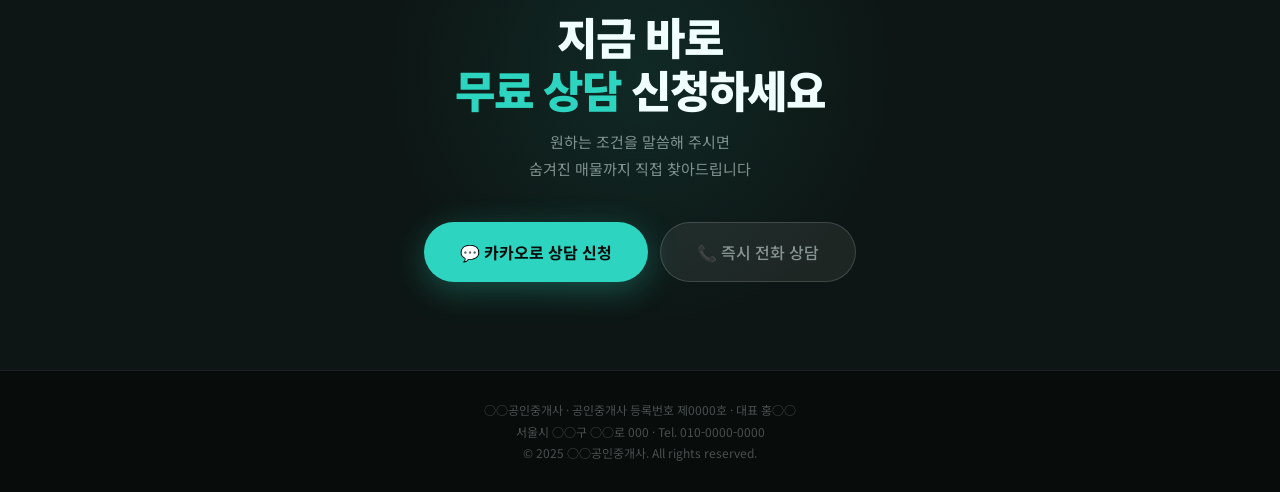
<file: template/estate_trust.html>
<!DOCTYPE html>
<html lang="ko">
<head>
<meta charset="UTF-8">
<meta name="viewport" content="width=device-width, initial-scale=1.0">
<title>○○공인중개사 | 믿을 수 있는 부동산 상담</title>
<meta name="description" content="20년 경력 공인중개사가 직접 상담합니다. 지금 무료 상담 신청하세요.">

<link rel="preconnect" href="https://fonts.googleapis.com">
<link href="https://fonts.googleapis.com/css2?family=Noto+Sans+KR:wght@400;500;700;900&display=swap" rel="stylesheet">

<style>
*, *::before, *::after { margin: 0; padding: 0; box-sizing: border-box; }

:root {
  --teal: #2DD4BF;
  --teal2: #14B8A6;
  --teal-light: rgba(45,212,191,0.10);
  --teal-border: rgba(45,212,191,0.28);
  --bg: #080C0B;
  --surface: #0D1614;
  --surface2: #131E1C;
  --border: rgba(255,255,255,0.08);
  --border-hover: rgba(255,255,255,0.15);
  --text: #F0FFFE;
  --muted: rgba(240,255,254,0.50);
  --muted2: rgba(240,255,254,0.28);
}

html { scroll-behavior: smooth; }
body { font-family: 'Noto Sans KR', sans-serif; background: var(--bg); color: var(--text); -webkit-font-smoothing: antialiased; }
a { text-decoration: none; color: inherit; }

/* FLOATING */
.float-cta {
  position: fixed; bottom: 20px; left: 50%; transform: translateX(-50%);
  z-index: 999; display: flex; gap: 10px;
  filter: drop-shadow(0 8px 24px rgba(0,0,0,0.5));
}
.float-btn {
  font-family: 'Noto Sans KR', sans-serif; font-size: 15px; font-weight: 700;
  padding: 14px 26px; border-radius: 100px; border: none;
  cursor: pointer; white-space: nowrap; transition: transform 0.15s, opacity 0.15s;
}
.float-btn:hover { transform: translateY(-2px); opacity: 0.9; }
.float-btn.kakao { background: #FEE500; color: #1A1A1A; }
.float-btn.call  { background: var(--teal); color: #080C0B; }

/* NAV */
nav {
  position: sticky; top: 0; z-index: 100; height: 58px;
  display: flex; align-items: center; justify-content: space-between;
  padding: 0 24px; background: rgba(8,12,11,0.90);
  backdrop-filter: blur(12px); border-bottom: 0.5px solid var(--border);
}
.nav-logo { font-size: 16px; font-weight: 700; letter-spacing: -0.02em; }
.nav-logo span { color: var(--teal); }
.nav-cta {
  background: var(--teal); color: #080C0B;
  font-size: 13px; font-weight: 700; padding: 9px 20px; border-radius: 100px;
}
.nav-cta:hover { opacity: 0.88; }

/* HERO */
.hero {
  min-height: 100vh; display: flex; flex-direction: column;
  align-items: center; justify-content: center;
  padding: 80px 24px 60px; text-align: center;
  position: relative; overflow: hidden;
}
.hero::before {
  content: ''; position: absolute; bottom: -150px; left: 50%;
  transform: translateX(-50%); width: 700px; height: 550px;
  background: radial-gradient(circle, rgba(45,212,191,0.12) 0%, transparent 65%);
  pointer-events: none;
}
.hero-badge {
  display: inline-flex; align-items: center; gap: 7px;
  background: var(--teal-light); border: 0.5px solid var(--teal-border);
  color: var(--teal); font-size: 12px; font-weight: 600;
  padding: 7px 18px; border-radius: 100px; margin-bottom: 28px;
  animation: fadeUp 0.6s ease both;
}
.hero-badge::before {
  content: ''; width: 6px; height: 6px; border-radius: 50%;
  background: var(--teal); animation: blink 1.6s infinite;
}
.hero h1 {
  font-size: clamp(34px, 8vw, 68px); font-weight: 900;
  line-height: 1.1; letter-spacing: -0.035em; margin-bottom: 20px;
  animation: fadeUp 0.6s 0.08s ease both;
}
.hero h1 .accent { color: var(--teal); }
.hero p {
  font-size: clamp(15px, 2.5vw, 19px); color: var(--muted); line-height: 1.75;
  margin-bottom: 44px; animation: fadeUp 0.6s 0.14s ease both;
}
.hero p strong { color: var(--text); font-weight: 500; }
.hero-btns {
  display: flex; gap: 12px; justify-content: center; flex-wrap: wrap;
  animation: fadeUp 0.6s 0.2s ease both;
}
.btn-main {
  background: var(--teal); color: #080C0B;
  font-family: 'Noto Sans KR', sans-serif; font-size: 16px; font-weight: 700;
  padding: 17px 36px; border-radius: 100px; border: none;
  cursor: pointer; transition: opacity 0.15s, transform 0.15s;
  box-shadow: 0 8px 32px rgba(45,212,191,0.3);
}
.btn-main:hover { opacity: 0.9; transform: translateY(-2px); }
.btn-sub {
  background: rgba(255,255,255,0.07); border: 0.5px solid var(--border-hover);
  color: var(--muted); font-family: 'Noto Sans KR', sans-serif;
  font-size: 16px; font-weight: 500; padding: 17px 36px; border-radius: 100px;
  cursor: pointer; transition: background 0.15s;
}
.btn-sub:hover { background: rgba(255,255,255,0.12); color: var(--text); }
.trust-bar {
  display: flex; gap: 28px; flex-wrap: wrap; justify-content: center;
  margin-top: 56px; padding-top: 36px; border-top: 0.5px solid var(--border);
  animation: fadeUp 0.6s 0.26s ease both;
}
.trust-item { text-align: center; }
.trust-num { font-size: 28px; font-weight: 900; color: var(--teal); letter-spacing: -0.04em; line-height: 1; }
.trust-label { font-size: 12px; color: var(--muted); margin-top: 4px; }

/* SECTION */
.section { max-width: 700px; margin: 0 auto; padding: 80px 24px; }
.sec-label { font-size: 11px; font-weight: 600; letter-spacing: 0.12em; color: var(--teal); text-transform: uppercase; margin-bottom: 12px; }
.sec-title { font-size: clamp(24px, 4.5vw, 36px); font-weight: 900; letter-spacing: -0.03em; line-height: 1.2; margin-bottom: 14px; }
.sec-desc { font-size: 15px; color: var(--muted); line-height: 1.8; margin-bottom: 40px; }

/* PROPERTY CARDS */
.property-grid { display: grid; grid-template-columns: 1fr 1fr; gap: 16px; }
.property-card {
  background: var(--surface); border: 0.5px solid var(--border);
  border-radius: 16px; overflow: hidden;
  transition: border-color 0.2s, transform 0.2s;
}
.property-card:hover { border-color: var(--teal-border); transform: translateY(-3px); }
.property-img {
  width: 100%; aspect-ratio: 4/3;
  background: var(--surface2);
  display: flex; align-items: center; justify-content: center;
  font-size: 48px; position: relative;
}
.property-tag {
  position: absolute; top: 10px; left: 10px;
  font-size: 11px; font-weight: 700;
  padding: 4px 10px; border-radius: 100px;
}
.tag-sale { background: var(--teal); color: #080C0B; }
.tag-rent { background: rgba(255,200,50,0.9); color: #1A1A1A; }
.tag-new  { background: rgba(255,80,60,0.9); color: #fff; }
.property-body { padding: 16px 18px; }
.property-type { font-size: 11px; color: var(--teal); font-weight: 600; margin-bottom: 5px; }
.property-name { font-size: 15px; font-weight: 700; margin-bottom: 4px; letter-spacing: -0.01em; }
.property-addr { font-size: 12px; color: var(--muted); margin-bottom: 12px; }
.property-price { font-size: 20px; font-weight: 900; color: var(--teal); letter-spacing: -0.03em; margin-bottom: 2px; }
.property-detail { font-size: 12px; color: var(--muted); }
.property-specs {
  display: flex; gap: 8px; flex-wrap: wrap; margin-top: 12px;
  padding-top: 12px; border-top: 0.5px solid var(--border);
}
.spec-item { font-size: 11px; color: var(--muted); }
.spec-item::after { content: '·'; margin-left: 8px; }
.spec-item:last-child::after { content: ''; }

/* AGENT CARD */
.agent-card {
  background: var(--surface); border: 0.5px solid var(--border);
  border-radius: 20px; padding: 32px; display: flex; gap: 28px; align-items: flex-start;
}
.agent-avatar {
  flex-shrink: 0; width: 88px; height: 88px; border-radius: 50%;
  background: var(--teal-light); border: 2px solid var(--teal-border);
  display: flex; align-items: center; justify-content: center; font-size: 36px;
}
.agent-info { flex: 1; }
.agent-name { font-size: 22px; font-weight: 900; letter-spacing: -0.02em; margin-bottom: 4px; }
.agent-title { font-size: 13px; color: var(--muted); margin-bottom: 14px; }
.agent-badges { display: flex; flex-wrap: wrap; gap: 6px; margin-bottom: 16px; }
.a-badge {
  font-size: 11px; font-weight: 600;
  background: var(--teal-light); border: 0.5px solid var(--teal-border);
  color: var(--teal); padding: 4px 12px; border-radius: 100px;
}
.agent-career { list-style: none; display: flex; flex-direction: column; gap: 7px; }
.ac-item { display: flex; align-items: flex-start; gap: 8px; font-size: 13px; color: rgba(240,255,254,0.72); line-height: 1.5; }
.ac-dot { flex-shrink: 0; width: 5px; height: 5px; border-radius: 50%; background: var(--teal); margin-top: 6px; }

/* PROCESS */
.process-list { display: flex; flex-direction: column; gap: 0; position: relative; }
.process-list::before {
  content: ''; position: absolute; left: 22px; top: 0; bottom: 0;
  width: 0.5px; background: linear-gradient(to bottom, var(--teal), rgba(45,212,191,0.1));
}
.process-item { display: flex; gap: 20px; padding-bottom: 28px; }
.process-item:last-child { padding-bottom: 0; }
.proc-num {
  flex-shrink: 0; width: 44px; height: 44px; border-radius: 50%;
  background: var(--teal); color: #080C0B; font-size: 15px; font-weight: 700;
  display: flex; align-items: center; justify-content: center; position: relative; z-index: 1;
}
.proc-content { padding-top: 7px; }
.proc-title { font-size: 15px; font-weight: 700; margin-bottom: 5px; }
.proc-desc { font-size: 13px; color: var(--muted); line-height: 1.65; }

/* REVIEW */
.review-list { display: flex; flex-direction: column; gap: 14px; }
.review-card {
  background: var(--surface); border: 0.5px solid var(--border);
  border-radius: 14px; padding: 22px; display: flex; gap: 16px;
  transition: border-color 0.2s;
}
.review-card:hover { border-color: var(--teal-border); }
.r-avatar {
  flex-shrink: 0; width: 42px; height: 42px; border-radius: 50%;
  background: var(--teal-light); border: 0.5px solid var(--teal-border);
  display: flex; align-items: center; justify-content: center;
  font-size: 14px; font-weight: 700; color: var(--teal);
}
.r-body { flex: 1; }
.r-header { display: flex; align-items: center; justify-content: space-between; margin-bottom: 6px; }
.r-name { font-size: 14px; font-weight: 700; }
.r-stars { color: var(--teal); font-size: 13px; }
.r-tag { font-size: 11px; color: var(--muted); margin-bottom: 8px; }
.r-text { font-size: 13px; color: rgba(240,255,254,0.72); line-height: 1.75; }

/* FAQ */
.faq-list { display: flex; flex-direction: column; gap: 10px; }
.faq-item { background: var(--surface); border: 0.5px solid var(--border); border-radius: 12px; overflow: hidden; }
.faq-q {
  width: 100%; text-align: left; display: flex; align-items: center; justify-content: space-between;
  padding: 18px 20px; font-family: 'Noto Sans KR', sans-serif; font-size: 14px; font-weight: 600;
  background: none; border: none; cursor: pointer; color: var(--text); transition: background 0.15s;
}
.faq-q:hover { background: rgba(255,255,255,0.03); }
.faq-icon {
  width: 22px; height: 22px; border-radius: 50%;
  background: var(--teal-light); border: 0.5px solid var(--teal-border);
  display: flex; align-items: center; justify-content: center;
  font-size: 13px; color: var(--teal); transition: transform 0.25s; flex-shrink: 0;
}
.faq-a { display: none; padding: 14px 20px 18px; font-size: 13px; color: var(--muted); line-height: 1.8; border-top: 0.5px solid var(--border); }
.faq-item.open .faq-a { display: block; }
.faq-item.open .faq-icon { transform: rotate(45deg); }

/* FINAL CTA */
.final-cta {
  background: var(--surface); border-top: 0.5px solid var(--border);
  padding: 88px 24px; text-align: center; position: relative; overflow: hidden;
}
.final-cta::before {
  content: ''; position: absolute; top: -100px; left: 50%; transform: translateX(-50%);
  width: 600px; height: 500px;
  background: radial-gradient(circle, rgba(45,212,191,0.10) 0%, transparent 65%);
  pointer-events: none;
}
.final-cta h2 { font-size: clamp(26px, 5vw, 44px); font-weight: 900; letter-spacing: -0.03em; line-height: 1.2; margin-bottom: 14px; position: relative; }
.final-cta h2 span { color: var(--teal); }
.final-cta p { font-size: 15px; color: var(--muted); line-height: 1.75; margin-bottom: 40px; position: relative; }
.final-btns { display: flex; gap: 12px; justify-content: center; flex-wrap: wrap; position: relative; }

.divider { height: 0.5px; background: var(--border); }
footer { padding: 28px 24px; text-align: center; border-top: 0.5px solid var(--border); font-size: 12px; color: var(--muted2); line-height: 1.8; }

@keyframes fadeUp { from { opacity: 0; transform: translateY(20px); } to { opacity: 1; transform: translateY(0); } }
@keyframes blink { 0%, 100% { opacity: 1; } 50% { opacity: 0.3; } }
.reveal { opacity: 0; transform: translateY(22px); transition: opacity 0.6s ease, transform 0.6s ease; }
.reveal.visible { opacity: 1; transform: translateY(0); }

@media (max-width: 560px) {
  .property-grid { grid-template-columns: 1fr; }
  .agent-card { flex-direction: column; align-items: center; text-align: center; }
  .float-cta { width: calc(100% - 32px); }
  .float-btn { flex: 1; justify-content: center; }
}
</style>
</head>
<body>

<div class="float-cta">
  <button class="float-btn kakao" onclick="window.open('https://open.kakao.com/YOUR_LINK','_blank')">💬 카카오 상담</button>
  <button class="float-btn call" onclick="window.location.href='tel:010-0000-0000'">📞 즉시 전화</button>
</div>

<nav>
  <div class="nav-logo">○○<span>부동산</span></div>
  <a href="#consult" class="nav-cta">무료 상담 신청 →</a>
</nav>

<section class="hero">
  <div class="hero-badge">🏠 20년 경력 공인중개사 직접 상담</div>
  <h1>좋은 매물은<br><span class="accent">발품보다<br>신뢰</span>입니다</h1>
  <p><strong>숨겨진 매물</strong>까지 직접 발굴해 드립니다.<br>계약까지 처음부터 끝까지 책임집니다.</p>
  <div class="hero-btns">
    <button class="btn-main" onclick="document.getElementById('properties').scrollIntoView({behavior:'smooth'})">🏠 매물 보러가기</button>
    <button class="btn-sub" onclick="document.getElementById('consult').scrollIntoView({behavior:'smooth'})">무료 상담 신청</button>
  </div>
  <div class="trust-bar">
    <div class="trust-item"><div class="trust-num">20년</div><div class="trust-label">공인중개사 경력</div></div>
    <div class="trust-item"><div class="trust-num">2,800+</div><div class="trust-label">거래 완료 건수</div></div>
    <div class="trust-item"><div class="trust-num">4.9점</div><div class="trust-label">네이버 리뷰</div></div>
    <div class="trust-item"><div class="trust-num">100%</div><div class="trust-label">직접 책임 상담</div></div>
  </div>
</section>

<!-- PROPERTIES -->
<section class="section" id="properties">
  <p class="sec-label reveal">추천 매물</p>
  <h2 class="sec-title reveal">지금 바로 상담 가능한<br>추천 매물입니다</h2>
  <p class="sec-desc reveal">직접 발품 팔아 검증한 매물만 올립니다. 허위 매물 없습니다.</p>

  <div class="property-grid">
    <div class="property-card reveal">
      <div class="property-img">🏢<span class="property-tag tag-sale">매매</span></div>
      <div class="property-body">
        <div class="property-type">아파트</div>
        <div class="property-name">○○파크 ○○동</div>
        <div class="property-addr">📍 서울시 ○○구 ○○동</div>
        <div class="property-price">6억 5,000</div>
        <div class="property-detail">84㎡ · 고층 · 남향</div>
        <div class="property-specs">
          <span class="spec-item">방 3개</span>
          <span class="spec-item">욕실 2개</span>
          <span class="spec-item">주차 1대</span>
        </div>
      </div>
    </div>
    <div class="property-card reveal">
      <div class="property-img">🏠<span class="property-tag tag-new">신규</span></div>
      <div class="property-body">
        <div class="property-type">빌라</div>
        <div class="property-name">○○빌 신축</div>
        <div class="property-addr">📍 서울시 ○○구 ○○동</div>
        <div class="property-price">보증 3억/월 80</div>
        <div class="property-detail">59㎡ · 2층 · 동향</div>
        <div class="property-specs">
          <span class="spec-item">방 2개</span>
          <span class="spec-item">욕실 1개</span>
          <span class="spec-item">풀옵션</span>
        </div>
      </div>
    </div>
    <div class="property-card reveal">
      <div class="property-img">🏬<span class="property-tag tag-rent">전세</span></div>
      <div class="property-body">
        <div class="property-type">오피스텔</div>
        <div class="property-name">○○스퀘어</div>
        <div class="property-addr">📍 서울시 ○○구 ○○동</div>
        <div class="property-price">전세 2억 2,000</div>
        <div class="property-detail">33㎡ · 역세권 5분</div>
        <div class="property-specs">
          <span class="spec-item">방 1개</span>
          <span class="spec-item">욕실 1개</span>
          <span class="spec-item">풀옵션</span>
        </div>
      </div>
    </div>
    <div class="property-card reveal">
      <div class="property-img">🏡<span class="property-tag tag-sale">매매</span></div>
      <div class="property-body">
        <div class="property-type">단독주택</div>
        <div class="property-name">○○동 단독</div>
        <div class="property-addr">📍 경기도 ○○시 ○○동</div>
        <div class="property-price">3억 8,000</div>
        <div class="property-detail">대지 80평 · 건물 40평</div>
        <div class="property-specs">
          <span class="spec-item">방 4개</span>
          <span class="spec-item">욕실 2개</span>
          <span class="spec-item">주차 2대</span>
        </div>
      </div>
    </div>
  </div>
</section>

<div class="divider"></div>

<!-- AGENT -->
<section class="section">
  <p class="sec-label reveal">공인중개사 소개</p>
  <h2 class="sec-title reveal">20년 경력 중개사가<br>직접 책임집니다</h2>

  <div class="agent-card reveal">
    <div class="agent-avatar">🧑‍💼</div>
    <div class="agent-info">
      <div class="agent-name">홍○○ 공인중개사</div>
      <div class="agent-title">공인중개사 자격 · 경력 20년</div>
      <div class="agent-badges">
        <span class="a-badge">공인중개사 자격증</span>
        <span class="a-badge">네이버 인증 중개사</span>
        <span class="a-badge">거래 2,800건+</span>
      </div>
      <ul class="agent-career">
        <li class="ac-item"><span class="ac-dot"></span>○○공인중개사 대표 · 현재</li>
        <li class="ac-item"><span class="ac-dot"></span>○○부동산 수석 중개사 · 10년</li>
        <li class="ac-item"><span class="ac-dot"></span>한국공인중개사협회 정회원</li>
        <li class="ac-item"><span class="ac-dot"></span>네이버 부동산 인증 우수 중개사 3년 연속</li>
        <li class="ac-item"><span class="ac-dot"></span>아파트·빌라·상가·토지 전 분야 전문</li>
      </ul>
    </div>
  </div>
</section>

<div class="divider"></div>

<!-- PROCESS -->
<section class="section">
  <p class="sec-label reveal">상담 절차</p>
  <h2 class="sec-title reveal">상담 신청부터<br>계약까지 함께합니다</h2>

  <div class="process-list">
    <div class="process-item reveal">
      <div class="proc-num">1</div>
      <div class="proc-content">
        <div class="proc-title">카카오 또는 전화 무료 상담</div>
        <p class="proc-desc">원하는 조건·예산·지역을 말씀해 주시면 맞춤 매물을 찾아드립니다.</p>
      </div>
    </div>
    <div class="process-item reveal">
      <div class="proc-num">2</div>
      <div class="proc-content">
        <div class="proc-title">맞춤 매물 선별 제공</div>
        <p class="proc-desc">허위 매물 없이 검증된 매물만 제안드립니다. 숨겨진 매물까지 직접 발굴합니다.</p>
      </div>
    </div>
    <div class="process-item reveal">
      <div class="proc-num">3</div>
      <div class="proc-content">
        <div class="proc-title">현장 동행 방문</div>
        <p class="proc-desc">중개사가 직접 동행해 실제 상태·주변 환경을 꼼꼼히 확인해 드립니다.</p>
      </div>
    </div>
    <div class="process-item reveal">
      <div class="proc-num">4</div>
      <div class="proc-content">
        <div class="proc-title">가격 협상 및 계약 진행</div>
        <p class="proc-desc">최선의 가격으로 협상하고 계약서 검토·특약 사항까지 책임지고 도와드립니다.</p>
      </div>
    </div>
    <div class="process-item reveal">
      <div class="proc-num">5</div>
      <div class="proc-content">
        <div class="proc-title">잔금·입주 사후 관리</div>
        <p class="proc-desc">계약 후에도 잔금·등기·입주까지 끝까지 함께합니다.</p>
      </div>
    </div>
  </div>
</section>

<div class="divider"></div>

<!-- REVIEWS -->
<section class="section">
  <p class="sec-label reveal">거래 후기</p>
  <h2 class="sec-title reveal">직접 거래하신 분들의<br>솔직한 이야기</h2>

  <div class="review-list">
    <div class="review-card reveal">
      <div class="r-avatar">김</div>
      <div class="r-body">
        <div class="r-header"><div class="r-name">김○○ 님</div><div class="r-stars">★★★★★</div></div>
        <div class="r-tag">30대 부부 · 아파트 매매</div>
        <p class="r-text">처음 집을 사는 거라 너무 걱정됐는데 모든 과정을 옆에서 설명해 주셔서 안심하고 진행할 수 있었어요. 가격 협상도 생각보다 많이 낮춰주셔서 정말 감사합니다.</p>
      </div>
    </div>
    <div class="review-card reveal">
      <div class="r-avatar">이</div>
      <div class="r-body">
        <div class="r-header"><div class="r-name">이○○ 님</div><div class="r-stars">★★★★★</div></div>
        <div class="r-tag">40대 · 빌라 전세</div>
        <p class="r-text">전세 사기가 무서워서 신중하게 골랐는데 등기부터 건축물대장까지 다 확인해 주시고 안전한 매물만 보여주셔서 믿음이 갔어요. 계약 후에도 연락이 잘 돼서 좋았습니다.</p>
      </div>
    </div>
    <div class="review-card reveal">
      <div class="r-avatar">박</div>
      <div class="r-body">
        <div class="r-header"><div class="r-name">박○○ 님</div><div class="r-stars">★★★★★</div></div>
        <div class="r-tag">50대 · 상가 투자</div>
        <p class="r-text">투자 목적으로 상가를 알아보고 있었는데 수익률 계산부터 임차인 현황까지 꼼꼼히 분석해 주셔서 좋은 결정을 할 수 있었습니다. 앞으로도 계속 이용할 예정입니다.</p>
      </div>
    </div>
  </div>
</section>

<div class="divider"></div>

<!-- FAQ -->
<section class="section">
  <p class="sec-label reveal">자주 묻는 질문</p>
  <h2 class="sec-title reveal">궁금한 점이 있으신가요?</h2>

  <div class="faq-list reveal">
    <div class="faq-item">
      <button class="faq-q" onclick="toggleFaq(this)">중개 수수료는 얼마인가요?<span class="faq-icon">+</span></button>
      <div class="faq-a">법정 중개보수 기준에 따라 투명하게 청구합니다. 상담 시 거래 금액에 따른 수수료를 미리 안내해 드립니다.</div>
    </div>
    <div class="faq-item">
      <button class="faq-q" onclick="toggleFaq(this)">전세 사기 걱정이 있는데 안전한가요?<span class="faq-icon">+</span></button>
      <div class="faq-a">등기부등본·건축물대장·확정일자·전입신고 등 안전 거래를 위한 모든 서류를 꼼꼼히 확인합니다. 문제 소지가 있는 매물은 처음부터 배제합니다.</div>
    </div>
    <div class="faq-item">
      <button class="faq-q" onclick="toggleFaq(this)">원하는 지역 매물이 없으면 어떻게 하나요?<span class="faq-icon">+</span></button>
      <div class="faq-a">원하는 조건을 말씀해 주시면 네트워크를 통해 미공개 매물까지 직접 발굴해 드립니다. 조건에 맞는 매물이 나오면 바로 연락드립니다.</div>
    </div>
    <div class="faq-item">
      <button class="faq-q" onclick="toggleFaq(this)">계약 전 법률 검토가 가능한가요?<span class="faq-icon">+</span></button>
      <div class="faq-a">계약서 특약 사항 검토 및 분쟁 예방을 위한 조언을 드립니다. 필요시 제휴 법무사·변호사와 연결도 도와드립니다.</div>
    </div>
  </div>
</section>

<!-- FINAL CTA -->
<section class="final-cta" id="consult">
  <h2 class="reveal">지금 바로<br><span>무료 상담</span> 신청하세요</h2>
  <p class="reveal">원하는 조건을 말씀해 주시면<br>숨겨진 매물까지 직접 찾아드립니다</p>
  <div class="final-btns">
    <button class="btn-main reveal" onclick="window.open('https://open.kakao.com/YOUR_LINK','_blank')">💬 카카오로 상담 신청</button>
    <button class="btn-sub reveal" onclick="window.location.href='tel:010-0000-0000'">📞 즉시 전화 상담</button>
  </div>
</section>

<footer>
  ○○공인중개사 · 공인중개사 등록번호 제0000호 · 대표 홍○○<br>
  서울시 ○○구 ○○로 000 · Tel. 010-0000-0000<br>
  © 2025 ○○공인중개사. All rights reserved.
</footer>

<script>
function toggleFaq(btn) {
  const item = btn.closest('.faq-item');
  const isOpen = item.classList.contains('open');
  document.querySelectorAll('.faq-item').forEach(i => i.classList.remove('open'));
  if (!isOpen) item.classList.add('open');
}
const observer = new IntersectionObserver((entries) => {
  entries.forEach((entry, i) => {
    if (entry.isIntersecting) {
      setTimeout(() => entry.target.classList.add('visible'), i * 60);
      observer.unobserve(entry.target);
    }
  });
}, { threshold: 0.1 });
document.querySelectorAll('.reveal').forEach(el => observer.observe(el));
</script>
</body>
</html>
</file>
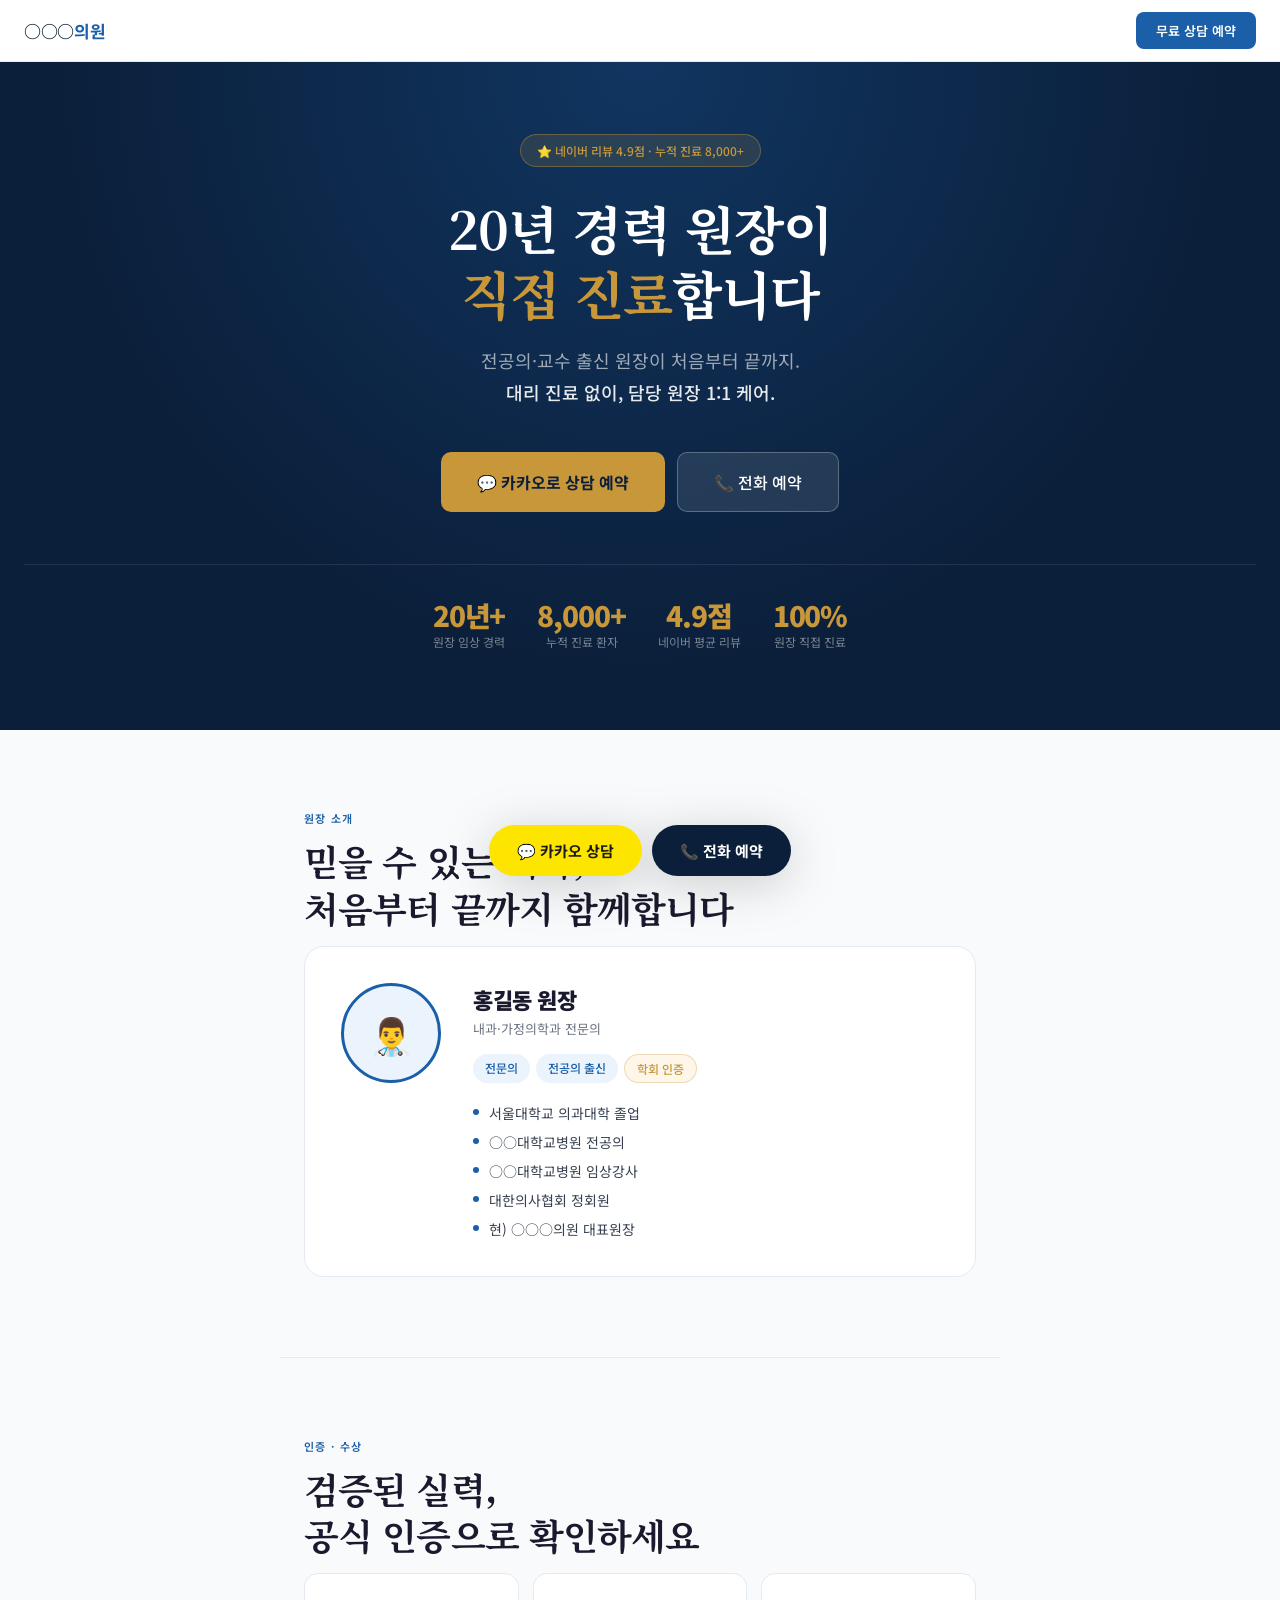
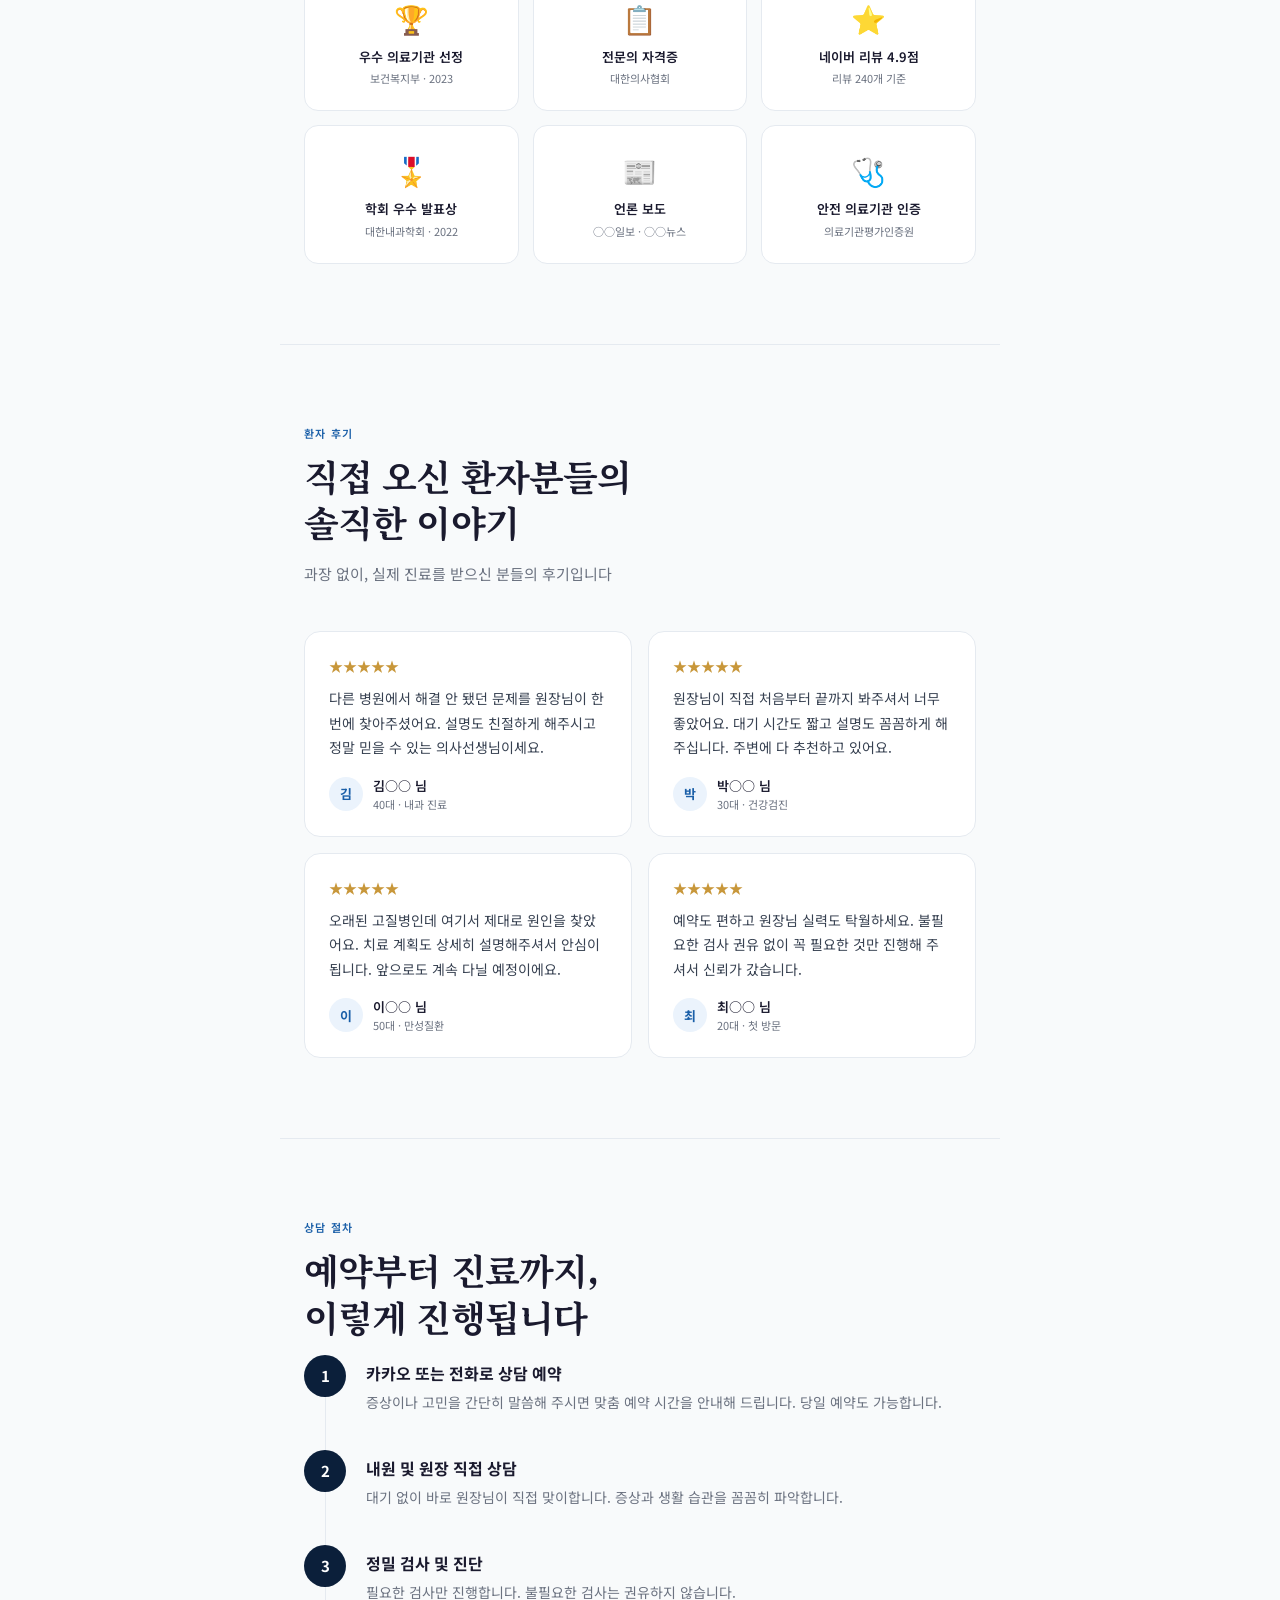
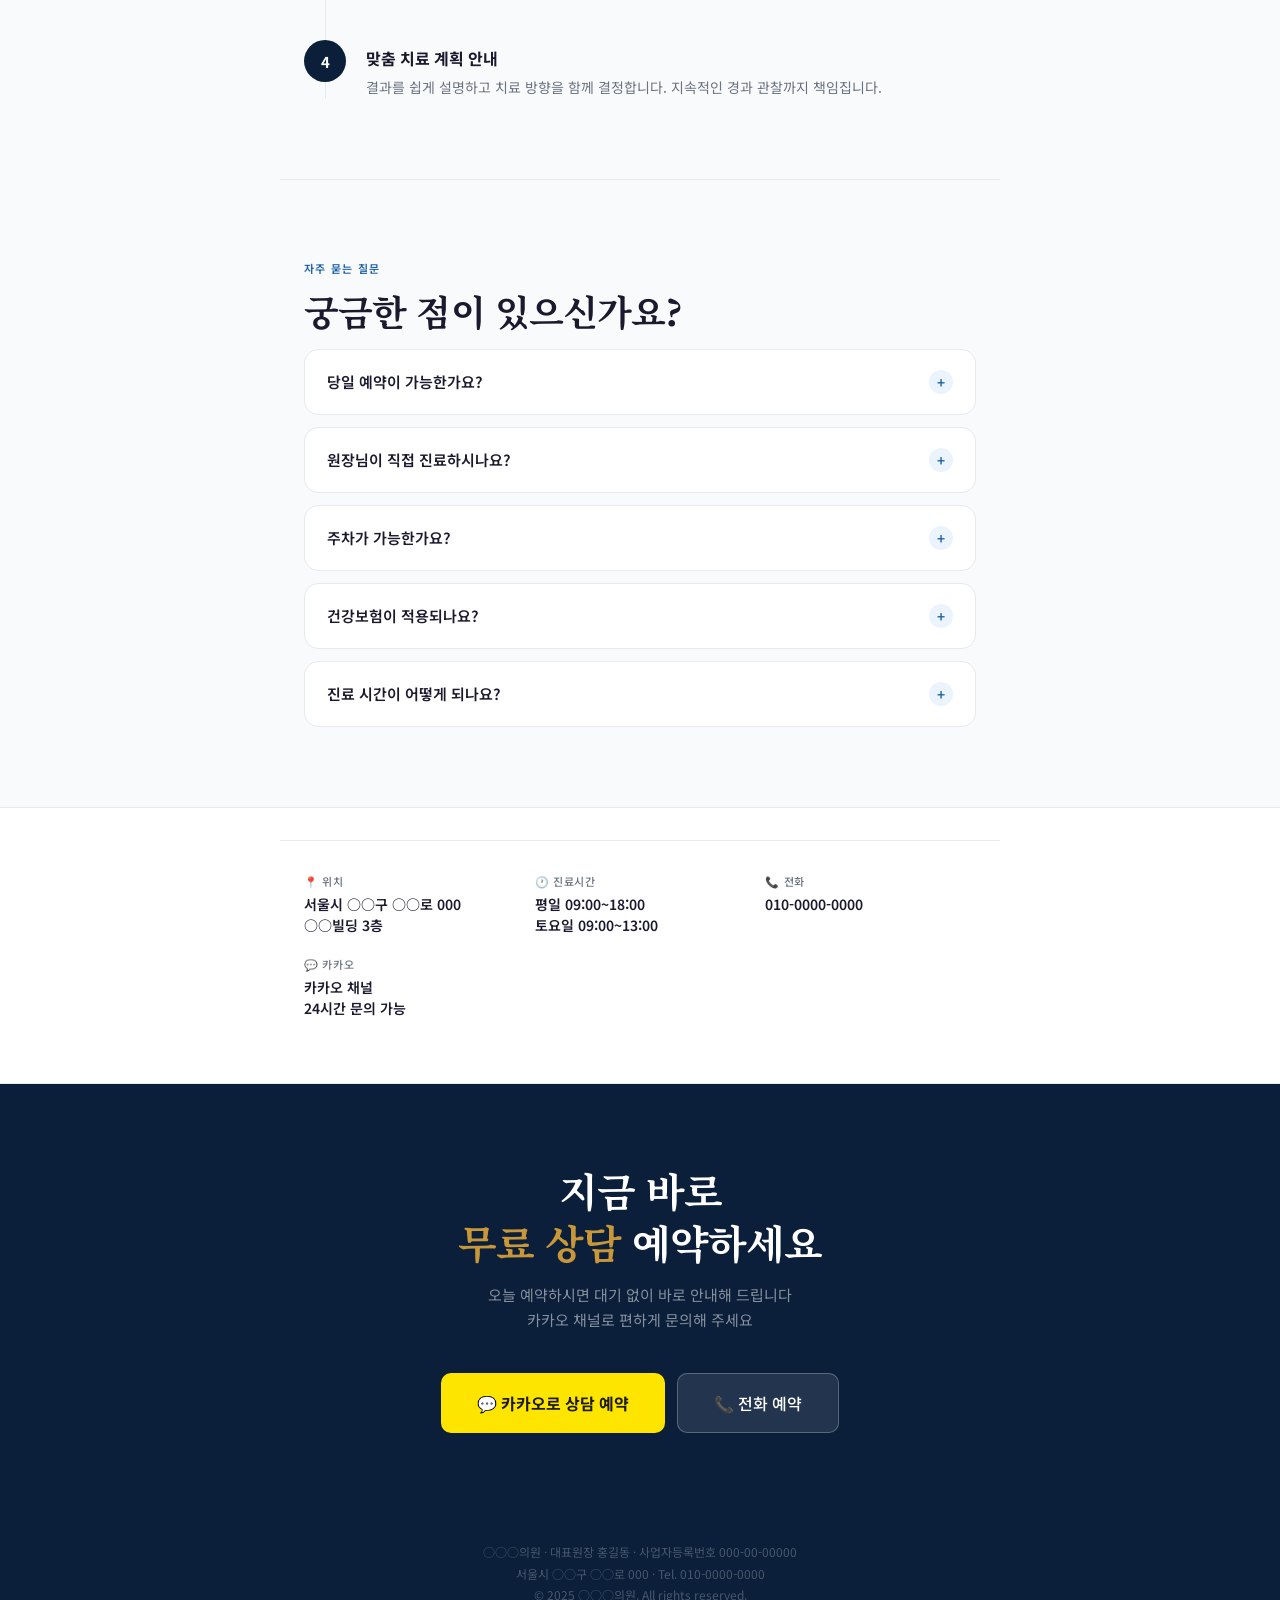
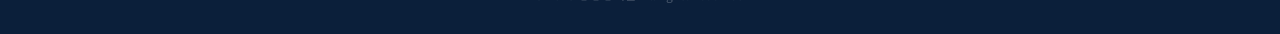
<file: template/hospital_01.html>
<!DOCTYPE html>
<html lang="ko">
<head>
<meta charset="UTF-8">
<meta name="viewport" content="width=device-width, initial-scale=1.0">
<title>○○○의원 | 원장 직접 진료 · 무료 상담 예약</title>
<meta name="description" content="20년 경력 원장이 직접 진료합니다. 지금 무료 상담 예약하세요.">
<meta property="og:title" content="○○○의원 | 원장 직접 진료">
<meta property="og:description" content="20년 경력 원장이 직접 진료합니다.">

<link rel="preconnect" href="https://fonts.googleapis.com">
<link href="https://fonts.googleapis.com/css2?family=Noto+Sans+KR:wght@400;500;700;900&family=Noto+Serif+KR:wght@400;700&display=swap" rel="stylesheet">

<style>
*, *::before, *::after { margin: 0; padding: 0; box-sizing: border-box; }

:root {
  --navy: #0B1F3A;
  --navy2: #132A4E;
  --blue: #1A5FA8;
  --blue-light: #EBF3FC;
  --gold: #C8973A;
  --gold-light: #FDF6E9;
  --text: #1A1A2E;
  --muted: #6B7280;
  --border: #E5EAF0;
  --bg: #F8FAFB;
  --white: #ffffff;
}

html { scroll-behavior: smooth; }
body {
  font-family: 'Noto Sans KR', sans-serif;
  background: var(--bg);
  color: var(--text);
  -webkit-font-smoothing: antialiased;
}
a { text-decoration: none; color: inherit; }

/* ── FLOATING CTA ── */
.float-cta {
  position: fixed; bottom: 24px; left: 50%;
  transform: translateX(-50%);
  z-index: 999;
  display: flex; gap: 10px;
  filter: drop-shadow(0 8px 24px rgba(0,0,0,0.18));
}
.float-btn {
  display: inline-flex; align-items: center; gap: 8px;
  font-family: 'Noto Sans KR', sans-serif;
  font-size: 15px; font-weight: 700;
  padding: 15px 28px;
  border-radius: 100px; border: none;
  cursor: pointer; white-space: nowrap;
  transition: transform 0.15s, opacity 0.15s;
}
.float-btn:hover { transform: translateY(-2px); opacity: 0.92; }
.float-btn.kakao { background: #FEE500; color: #1A1A1A; }
.float-btn.call  { background: var(--navy); color: #fff; }

/* ── NAV ── */
nav {
  position: sticky; top: 0; z-index: 100;
  background: rgba(255,255,255,0.94);
  backdrop-filter: blur(10px);
  border-bottom: 1px solid var(--border);
  padding: 0 24px;
  height: 62px;
  display: flex; align-items: center; justify-content: space-between;
}
.nav-logo {
  font-size: 17px; font-weight: 700;
  color: var(--navy); letter-spacing: -0.02em;
}
.nav-logo span { color: var(--blue); }
.nav-reserve {
  background: var(--blue); color: #fff;
  font-size: 13px; font-weight: 600;
  padding: 9px 20px; border-radius: 8px;
  transition: opacity 0.15s;
}
.nav-reserve:hover { opacity: 0.88; }

/* ── HERO ── */
.hero {
  background: var(--navy);
  padding: 72px 24px 80px;
  text-align: center;
  position: relative; overflow: hidden;
}
.hero::before {
  content: '';
  position: absolute; inset: 0;
  background: radial-gradient(ellipse at 50% 0%, rgba(26,95,168,0.35) 0%, transparent 65%);
  pointer-events: none;
}
.hero-eyebrow {
  display: inline-flex; align-items: center; gap: 8px;
  background: rgba(200,151,58,0.15);
  border: 1px solid rgba(200,151,58,0.4);
  color: var(--gold);
  font-size: 12px; font-weight: 500;
  padding: 7px 16px; border-radius: 100px;
  margin-bottom: 28px;
  animation: fadeUp 0.6s ease both;
}
.hero h1 {
  font-family: 'Noto Serif KR', serif;
  font-size: clamp(28px, 6vw, 52px);
  font-weight: 700;
  color: #fff;
  line-height: 1.25;
  letter-spacing: -0.02em;
  margin-bottom: 20px;
  animation: fadeUp 0.6s 0.08s ease both;
}
.hero h1 em { color: var(--gold); font-style: normal; }
.hero p {
  font-size: clamp(15px, 2.5vw, 18px);
  color: rgba(255,255,255,0.6);
  line-height: 1.75;
  margin-bottom: 44px;
  animation: fadeUp 0.6s 0.14s ease both;
}
.hero p strong { color: rgba(255,255,255,0.9); font-weight: 500; }

.hero-btns {
  display: flex; gap: 12px; justify-content: center; flex-wrap: wrap;
  animation: fadeUp 0.6s 0.2s ease both;
}
.btn-hero-main {
  background: var(--gold); color: var(--navy);
  font-family: 'Noto Sans KR', sans-serif;
  font-size: 16px; font-weight: 700;
  padding: 17px 36px; border-radius: 10px; border: none;
  cursor: pointer; transition: opacity 0.15s;
}
.btn-hero-main:hover { opacity: 0.88; }
.btn-hero-sub {
  background: rgba(255,255,255,0.1);
  border: 1px solid rgba(255,255,255,0.25);
  color: #fff;
  font-family: 'Noto Sans KR', sans-serif;
  font-size: 16px; font-weight: 500;
  padding: 17px 36px; border-radius: 10px;
  cursor: pointer; transition: background 0.15s;
}
.btn-hero-sub:hover { background: rgba(255,255,255,0.16); }

/* trust bar */
.trust-bar {
  display: flex; justify-content: center;
  gap: 32px; flex-wrap: wrap;
  margin-top: 52px;
  padding-top: 36px;
  border-top: 1px solid rgba(255,255,255,0.1);
  animation: fadeUp 0.6s 0.26s ease both;
}
.trust-item { text-align: center; }
.trust-num {
  font-size: 28px; font-weight: 900;
  color: var(--gold); letter-spacing: -0.04em;
  line-height: 1;
}
.trust-label {
  font-size: 12px; color: rgba(255,255,255,0.45);
  margin-top: 4px;
}

/* ── SECTION ── */
.section {
  max-width: 720px; margin: 0 auto;
  padding: 80px 24px;
}
.section-eyebrow {
  font-size: 11px; font-weight: 600;
  letter-spacing: 0.12em; color: var(--blue);
  text-transform: uppercase; margin-bottom: 12px;
}
.section-title {
  font-family: 'Noto Serif KR', serif;
  font-size: clamp(24px, 4.5vw, 36px);
  font-weight: 700;
  letter-spacing: -0.025em;
  line-height: 1.3; margin-bottom: 14px;
}
.section-desc {
  font-size: 15px; color: var(--muted);
  line-height: 1.8; margin-bottom: 44px;
}

/* ── DOCTOR CARD ── */
.doctor-card {
  background: var(--white);
  border: 1px solid var(--border);
  border-radius: 20px;
  padding: 36px;
  display: flex; gap: 32px;
  align-items: flex-start;
}
.doctor-avatar {
  flex-shrink: 0;
  width: 100px; height: 100px;
  border-radius: 50%;
  background: var(--blue-light);
  border: 3px solid var(--blue);
  display: flex; align-items: center; justify-content: center;
  font-size: 36px;
}
.doctor-info { flex: 1; }
.doctor-name {
  font-size: 22px; font-weight: 900;
  letter-spacing: -0.02em; margin-bottom: 4px;
}
.doctor-title {
  font-size: 13px; color: var(--muted);
  margin-bottom: 16px;
}
.doctor-badges {
  display: flex; flex-wrap: wrap; gap: 6px;
  margin-bottom: 20px;
}
.badge {
  font-size: 12px; font-weight: 500;
  padding: 5px 12px; border-radius: 100px;
}
.badge-blue { background: var(--blue-light); color: var(--blue); }
.badge-gold { background: var(--gold-light); color: var(--gold); border: 1px solid rgba(200,151,58,0.3); }

.doctor-career {
  list-style: none; display: flex; flex-direction: column; gap: 8px;
}
.career-item {
  display: flex; align-items: flex-start; gap: 10px;
  font-size: 14px; color: #374151; line-height: 1.5;
}
.career-dot {
  flex-shrink: 0; width: 6px; height: 6px;
  border-radius: 50%; background: var(--blue);
  margin-top: 6px;
}

/* ── CERT GRID ── */
.cert-grid {
  display: grid; grid-template-columns: repeat(3, 1fr); gap: 14px;
  margin-top: 0;
}
.cert-card {
  background: var(--white);
  border: 1px solid var(--border);
  border-radius: 14px;
  padding: 24px 18px;
  text-align: center;
  transition: border-color 0.2s, transform 0.2s;
}
.cert-card:hover { border-color: var(--blue); transform: translateY(-2px); }
.cert-icon { font-size: 28px; margin-bottom: 10px; }
.cert-name {
  font-size: 13px; font-weight: 600;
  color: var(--text); line-height: 1.4;
}
.cert-org {
  font-size: 11px; color: var(--muted);
  margin-top: 4px;
}

/* ── REVIEWS ── */
.review-grid {
  display: grid; grid-template-columns: 1fr 1fr; gap: 16px;
}
.review-card {
  background: var(--white);
  border: 1px solid var(--border);
  border-radius: 16px;
  padding: 24px;
  transition: border-color 0.2s;
}
.review-card:hover { border-color: var(--blue); }
.review-stars { color: var(--gold); font-size: 14px; margin-bottom: 10px; }
.review-text {
  font-size: 14px; color: #374151;
  line-height: 1.75; margin-bottom: 16px;
}
.review-author {
  display: flex; align-items: center; gap: 10px;
}
.author-avatar {
  width: 34px; height: 34px; border-radius: 50%;
  background: var(--blue-light);
  display: flex; align-items: center; justify-content: center;
  font-size: 13px; font-weight: 700; color: var(--blue);
}
.author-name { font-size: 13px; font-weight: 600; }
.author-tag  { font-size: 11px; color: var(--muted); margin-top: 1px; }

/* ── PROCESS ── */
.process-list {
  display: flex; flex-direction: column; gap: 0;
  position: relative;
}
.process-list::before {
  content: '';
  position: absolute; left: 21px; top: 0; bottom: 0;
  width: 1px; background: var(--border);
}
.process-item {
  display: flex; align-items: flex-start; gap: 20px;
  padding: 0 0 36px;
  position: relative;
}
.process-item:last-child { padding-bottom: 0; }
.process-num {
  flex-shrink: 0; width: 42px; height: 42px;
  border-radius: 50%;
  background: var(--navy); color: #fff;
  font-size: 15px; font-weight: 700;
  display: flex; align-items: center; justify-content: center;
  position: relative; z-index: 1;
}
.process-content { padding-top: 6px; }
.process-title { font-size: 16px; font-weight: 700; margin-bottom: 6px; }
.process-desc  { font-size: 14px; color: var(--muted); line-height: 1.65; }

/* ── FAQ ── */
.faq-list { display: flex; flex-direction: column; gap: 12px; }
.faq-item {
  background: var(--white);
  border: 1px solid var(--border);
  border-radius: 14px;
  overflow: hidden;
}
.faq-q {
  width: 100%; text-align: left;
  display: flex; align-items: center; justify-content: space-between;
  padding: 20px 22px;
  font-family: 'Noto Sans KR', sans-serif;
  font-size: 15px; font-weight: 600;
  background: none; border: none; cursor: pointer;
  color: var(--text);
  transition: background 0.15s;
}
.faq-q:hover { background: var(--bg); }
.faq-icon {
  flex-shrink: 0; width: 24px; height: 24px;
  border-radius: 50%; background: var(--blue-light);
  display: flex; align-items: center; justify-content: center;
  font-size: 14px; color: var(--blue);
  transition: transform 0.25s;
}
.faq-a {
  display: none;
  padding: 0 22px 20px;
  font-size: 14px; color: var(--muted);
  line-height: 1.8;
  border-top: 1px solid var(--border);
  padding-top: 16px;
}
.faq-item.open .faq-a { display: block; }
.faq-item.open .faq-icon { transform: rotate(45deg); }

/* ── FINAL CTA ── */
.final-cta {
  background: var(--navy);
  padding: 80px 24px;
  text-align: center;
}
.final-cta h2 {
  font-family: 'Noto Serif KR', serif;
  font-size: clamp(24px, 5vw, 40px);
  font-weight: 700; color: #fff;
  line-height: 1.3; margin-bottom: 14px;
  letter-spacing: -0.025em;
}
.final-cta h2 em { color: var(--gold); font-style: normal; }
.final-cta p {
  font-size: 15px; color: rgba(255,255,255,0.5);
  line-height: 1.7; margin-bottom: 40px;
}
.final-btns {
  display: flex; gap: 12px; justify-content: center; flex-wrap: wrap;
}
.btn-kakao {
  background: #FEE500; color: #1A1A1A;
  font-family: 'Noto Sans KR', sans-serif;
  font-size: 16px; font-weight: 700;
  padding: 17px 36px; border-radius: 10px; border: none;
  cursor: pointer; transition: opacity 0.15s;
}
.btn-kakao:hover { opacity: 0.88; }
.btn-call {
  background: rgba(255,255,255,0.1);
  border: 1px solid rgba(255,255,255,0.25);
  color: #fff;
  font-family: 'Noto Sans KR', sans-serif;
  font-size: 16px; font-weight: 500;
  padding: 17px 36px; border-radius: 10px;
  cursor: pointer; transition: background 0.15s;
}
.btn-call:hover { background: rgba(255,255,255,0.16); }

/* ── INFO BAR ── */
.info-bar {
  background: var(--white);
  border-top: 1px solid var(--border);
  padding: 32px 24px;
  max-width: 720px; margin: 0 auto;
  display: grid; grid-template-columns: repeat(auto-fit, minmax(160px, 1fr)); gap: 20px;
}
.info-item { }
.info-label { font-size: 11px; color: var(--muted); font-weight: 500; letter-spacing: 0.06em; text-transform: uppercase; margin-bottom: 5px; }
.info-value { font-size: 14px; font-weight: 600; color: var(--text); line-height: 1.5; }

/* ── FOOTER ── */
footer {
  background: #0B1F3A;
  padding: 28px 24px;
  text-align: center;
  font-size: 12px;
  color: rgba(255,255,255,0.25);
  line-height: 1.8;
}

/* ── DIVIDER ── */
.divider {
  height: 1px; background: var(--border);
  max-width: 720px; margin: 0 auto;
}

/* ── ANIMATIONS ── */
@keyframes fadeUp {
  from { opacity: 0; transform: translateY(20px); }
  to   { opacity: 1; transform: translateY(0); }
}
.reveal {
  opacity: 0; transform: translateY(22px);
  transition: opacity 0.6s ease, transform 0.6s ease;
}
.reveal.visible { opacity: 1; transform: translateY(0); }

/* ── RESPONSIVE ── */
@media (max-width: 600px) {
  .doctor-card { flex-direction: column; align-items: center; text-align: center; padding: 28px 22px; }
  .doctor-career { align-items: flex-start; }
  .cert-grid { grid-template-columns: 1fr 1fr; }
  .review-grid { grid-template-columns: 1fr; }
  .float-cta { width: calc(100% - 32px); }
  .float-btn { flex: 1; justify-content: center; }
}
</style>
</head>
<body>

<!-- FLOATING CTA -->
<div class="float-cta">
  <!-- ✅ 카카오 채널 URL로 교체 -->
  <button class="float-btn kakao" onclick="window.open('https://open.kakao.com/YOUR_LINK','_blank')">💬 카카오 상담</button>
  <!-- ✅ 전화번호로 교체 -->
  <button class="float-btn call" onclick="window.location.href='tel:010-0000-0000'">📞 전화 예약</button>
</div>

<!-- NAV -->
<nav>
  <!-- ✅ 병원 이름으로 교체 -->
  <div class="nav-logo">○○○<span>의원</span></div>
  <a href="#contact" class="nav-reserve">무료 상담 예약</a>
</nav>

<!-- HERO -->
<section class="hero">
  <div class="hero-eyebrow">⭐ 네이버 리뷰 4.9점 · 누적 진료 8,000+</div>
  <h1>
    20년 경력 원장이<br>
    <em>직접 진료</em>합니다
  </h1>
  <p>
    전공의·교수 출신 원장이 처음부터 끝까지.<br>
    <strong>대리 진료 없이, 담당 원장 1:1 케어.</strong>
  </p>
  <div class="hero-btns">
    <button class="btn-hero-main" onclick="window.open('https://open.kakao.com/YOUR_LINK','_blank')">💬 카카오로 상담 예약</button>
    <button class="btn-hero-sub" onclick="window.location.href='tel:010-0000-0000'">📞 전화 예약</button>
  </div>

  <div class="trust-bar">
    <div class="trust-item">
      <div class="trust-num">20년+</div>
      <div class="trust-label">원장 임상 경력</div>
    </div>
    <div class="trust-item">
      <div class="trust-num">8,000+</div>
      <div class="trust-label">누적 진료 환자</div>
    </div>
    <div class="trust-item">
      <div class="trust-num">4.9점</div>
      <div class="trust-label">네이버 평균 리뷰</div>
    </div>
    <div class="trust-item">
      <div class="trust-num">100%</div>
      <div class="trust-label">원장 직접 진료</div>
    </div>
  </div>
</section>

<!-- DOCTOR -->
<section class="section">
  <p class="section-eyebrow reveal">원장 소개</p>
  <h2 class="section-title reveal">믿을 수 있는 의사,<br>처음부터 끝까지 함께합니다</h2>

  <div class="doctor-card reveal">
    <div class="doctor-avatar">👨‍⚕️</div>
    <div class="doctor-info">
      <div class="doctor-name">홍길동 원장</div>
      <!-- ✅ 진료과목으로 교체 -->
      <div class="doctor-title">내과·가정의학과 전문의</div>
      <div class="doctor-badges">
        <span class="badge badge-blue">전문의</span>
        <span class="badge badge-blue">전공의 출신</span>
        <span class="badge badge-gold">학회 인증</span>
      </div>
      <ul class="doctor-career">
        <!-- ✅ 실제 경력으로 교체 -->
        <li class="career-item"><span class="career-dot"></span>서울대학교 의과대학 졸업</li>
        <li class="career-item"><span class="career-dot"></span>○○대학교병원 전공의</li>
        <li class="career-item"><span class="career-dot"></span>○○대학교병원 임상강사</li>
        <li class="career-item"><span class="career-dot"></span>대한의사협회 정회원</li>
        <li class="career-item"><span class="career-dot"></span>현) ○○○의원 대표원장</li>
      </ul>
    </div>
  </div>
</section>

<div class="divider"></div>

<!-- CERT -->
<section class="section">
  <p class="section-eyebrow reveal">인증 · 수상</p>
  <h2 class="section-title reveal">검증된 실력,<br>공식 인증으로 확인하세요</h2>

  <div class="cert-grid">
    <div class="cert-card reveal">
      <div class="cert-icon">🏆</div>
      <div class="cert-name">우수 의료기관 선정</div>
      <div class="cert-org">보건복지부 · 2023</div>
    </div>
    <div class="cert-card reveal">
      <div class="cert-icon">📋</div>
      <div class="cert-name">전문의 자격증</div>
      <div class="cert-org">대한의사협회</div>
    </div>
    <div class="cert-card reveal">
      <div class="cert-icon">⭐</div>
      <div class="cert-name">네이버 리뷰 4.9점</div>
      <div class="cert-org">리뷰 240개 기준</div>
    </div>
    <!-- ✅ 실제 인증·수상으로 교체 -->
    <div class="cert-card reveal">
      <div class="cert-icon">🎖️</div>
      <div class="cert-name">학회 우수 발표상</div>
      <div class="cert-org">대한내과학회 · 2022</div>
    </div>
    <div class="cert-card reveal">
      <div class="cert-icon">📰</div>
      <div class="cert-name">언론 보도</div>
      <div class="cert-org">○○일보 · ○○뉴스</div>
    </div>
    <div class="cert-card reveal">
      <div class="cert-icon">🩺</div>
      <div class="cert-name">안전 의료기관 인증</div>
      <div class="cert-org">의료기관평가인증원</div>
    </div>
  </div>
</section>

<div class="divider"></div>

<!-- REVIEWS -->
<section class="section">
  <p class="section-eyebrow reveal">환자 후기</p>
  <h2 class="section-title reveal">직접 오신 환자분들의<br>솔직한 이야기</h2>
  <p class="section-desc reveal">과장 없이, 실제 진료를 받으신 분들의 후기입니다</p>

  <div class="review-grid">
    <div class="review-card reveal">
      <div class="review-stars">★★★★★</div>
      <p class="review-text">다른 병원에서 해결 안 됐던 문제를 원장님이 한 번에 찾아주셨어요. 설명도 친절하게 해주시고 정말 믿을 수 있는 의사선생님이세요.</p>
      <div class="review-author">
        <div class="author-avatar">김</div>
        <div>
          <div class="author-name">김○○ 님</div>
          <div class="author-tag">40대 · 내과 진료</div>
        </div>
      </div>
    </div>
    <div class="review-card reveal">
      <div class="review-stars">★★★★★</div>
      <p class="review-text">원장님이 직접 처음부터 끝까지 봐주셔서 너무 좋았어요. 대기 시간도 짧고 설명도 꼼꼼하게 해주십니다. 주변에 다 추천하고 있어요.</p>
      <div class="review-author">
        <div class="author-avatar">박</div>
        <div>
          <div class="author-name">박○○ 님</div>
          <div class="author-tag">30대 · 건강검진</div>
        </div>
      </div>
    </div>
    <div class="review-card reveal">
      <div class="review-stars">★★★★★</div>
      <p class="review-text">오래된 고질병인데 여기서 제대로 원인을 찾았어요. 치료 계획도 상세히 설명해주셔서 안심이 됩니다. 앞으로도 계속 다닐 예정이에요.</p>
      <div class="review-author">
        <div class="author-avatar">이</div>
        <div>
          <div class="author-name">이○○ 님</div>
          <div class="author-tag">50대 · 만성질환</div>
        </div>
      </div>
    </div>
    <div class="review-card reveal">
      <div class="review-stars">★★★★★</div>
      <p class="review-text">예약도 편하고 원장님 실력도 탁월하세요. 불필요한 검사 권유 없이 꼭 필요한 것만 진행해 주셔서 신뢰가 갔습니다.</p>
      <div class="review-author">
        <div class="author-avatar">최</div>
        <div>
          <div class="author-name">최○○ 님</div>
          <div class="author-tag">20대 · 첫 방문</div>
        </div>
      </div>
    </div>
  </div>
</section>

<div class="divider"></div>

<!-- PROCESS -->
<section class="section">
  <p class="section-eyebrow reveal">상담 절차</p>
  <h2 class="section-title reveal">예약부터 진료까지,<br>이렇게 진행됩니다</h2>

  <div class="process-list">
    <div class="process-item reveal">
      <div class="process-num">1</div>
      <div class="process-content">
        <div class="process-title">카카오 또는 전화로 상담 예약</div>
        <p class="process-desc">증상이나 고민을 간단히 말씀해 주시면 맞춤 예약 시간을 안내해 드립니다. 당일 예약도 가능합니다.</p>
      </div>
    </div>
    <div class="process-item reveal">
      <div class="process-num">2</div>
      <div class="process-content">
        <div class="process-title">내원 및 원장 직접 상담</div>
        <p class="process-desc">대기 없이 바로 원장님이 직접 맞이합니다. 증상과 생활 습관을 꼼꼼히 파악합니다.</p>
      </div>
    </div>
    <div class="process-item reveal">
      <div class="process-num">3</div>
      <div class="process-content">
        <div class="process-title">정밀 검사 및 진단</div>
        <p class="process-desc">필요한 검사만 진행합니다. 불필요한 검사는 권유하지 않습니다.</p>
      </div>
    </div>
    <div class="process-item reveal">
      <div class="process-num">4</div>
      <div class="process-content">
        <div class="process-title">맞춤 치료 계획 안내</div>
        <p class="process-desc">결과를 쉽게 설명하고 치료 방향을 함께 결정합니다. 지속적인 경과 관찰까지 책임집니다.</p>
      </div>
    </div>
  </div>
</section>

<div class="divider"></div>

<!-- FAQ -->
<section class="section">
  <p class="section-eyebrow reveal">자주 묻는 질문</p>
  <h2 class="section-title reveal">궁금한 점이 있으신가요?</h2>

  <div class="faq-list reveal">
    <div class="faq-item">
      <button class="faq-q" onclick="toggleFaq(this)">
        당일 예약이 가능한가요?
        <span class="faq-icon">+</span>
      </button>
      <div class="faq-a">네, 당일 예약 가능합니다. 카카오 채널이나 전화로 문의해 주시면 빠르게 확인해 드리겠습니다.</div>
    </div>
    <div class="faq-item">
      <button class="faq-q" onclick="toggleFaq(this)">
        원장님이 직접 진료하시나요?
        <span class="faq-icon">+</span>
      </button>
      <div class="faq-a">100% 원장 직접 진료입니다. 초진부터 경과 관찰까지 담당 원장이 일관성 있게 케어합니다.</div>
    </div>
    <div class="faq-item">
      <button class="faq-q" onclick="toggleFaq(this)">
        주차가 가능한가요?
        <span class="faq-icon">+</span>
      </button>
      <!-- ✅ 실제 주차 정보로 교체 -->
      <div class="faq-a">건물 내 주차장 이용 가능합니다. 1시간 무료 주차 지원해 드립니다.</div>
    </div>
    <div class="faq-item">
      <button class="faq-q" onclick="toggleFaq(this)">
        건강보험이 적용되나요?
        <span class="faq-icon">+</span>
      </button>
      <div class="faq-a">대부분의 진료는 건강보험이 적용됩니다. 비급여 항목은 사전에 안내해 드립니다.</div>
    </div>
    <div class="faq-item">
      <button class="faq-q" onclick="toggleFaq(this)">
        진료 시간이 어떻게 되나요?
        <span class="faq-icon">+</span>
      </button>
      <!-- ✅ 실제 진료시간으로 교체 -->
      <div class="faq-a">평일 09:00~18:00, 토요일 09:00~13:00 운영합니다. 점심시간은 13:00~14:00입니다.</div>
    </div>
  </div>
</section>

<!-- INFO BAR -->
<div style="background:var(--white); border-top:1px solid var(--border); border-bottom:1px solid var(--border); padding:32px 24px;">
  <div class="info-bar" style="max-width:720px; margin:0 auto;">
    <div class="info-item">
      <div class="info-label">📍 위치</div>
      <!-- ✅ 실제 주소로 교체 -->
      <div class="info-value">서울시 ○○구 ○○로 000<br>○○빌딩 3층</div>
    </div>
    <div class="info-item">
      <div class="info-label">🕐 진료시간</div>
      <div class="info-value">평일 09:00~18:00<br>토요일 09:00~13:00</div>
    </div>
    <div class="info-item">
      <div class="info-label">📞 전화</div>
      <!-- ✅ 실제 번호로 교체 -->
      <div class="info-value">010-0000-0000</div>
    </div>
    <div class="info-item">
      <div class="info-label">💬 카카오</div>
      <div class="info-value">카카오 채널<br>24시간 문의 가능</div>
    </div>
  </div>
</div>

<!-- FINAL CTA -->
<section class="final-cta" id="contact">
  <h2>지금 바로<br><em>무료 상담</em> 예약하세요</h2>
  <p>오늘 예약하시면 대기 없이 바로 안내해 드립니다<br>카카오 채널로 편하게 문의해 주세요</p>
  <div class="final-btns">
    <button class="btn-kakao" onclick="window.open('https://open.kakao.com/YOUR_LINK','_blank')">💬 카카오로 상담 예약</button>
    <button class="btn-call" onclick="window.location.href='tel:010-0000-0000'">📞 전화 예약</button>
  </div>
</section>

<footer>
  <!-- ✅ 실제 정보로 교체 -->
  ○○○의원 · 대표원장 홍길동 · 사업자등록번호 000-00-00000<br>
  서울시 ○○구 ○○로 000 · Tel. 010-0000-0000<br>
  © 2025 ○○○의원. All rights reserved.
</footer>

<script>
function toggleFaq(btn) {
  const item = btn.closest('.faq-item');
  const isOpen = item.classList.contains('open');
  document.querySelectorAll('.faq-item').forEach(i => i.classList.remove('open'));
  if (!isOpen) item.classList.add('open');
}

const observer = new IntersectionObserver((entries) => {
  entries.forEach((entry, i) => {
    if (entry.isIntersecting) {
      setTimeout(() => entry.target.classList.add('visible'), i * 70);
      observer.unobserve(entry.target);
    }
  });
}, { threshold: 0.1 });
document.querySelectorAll('.reveal').forEach(el => observer.observe(el));

document.querySelectorAll('a[href^="#"]').forEach(a => {
  a.addEventListener('click', e => {
    const t = document.querySelector(a.getAttribute('href'));
    if (t) { e.preventDefault(); t.scrollIntoView({ behavior: 'smooth' }); }
  });
});
</script>
</body>
</html>
</file>
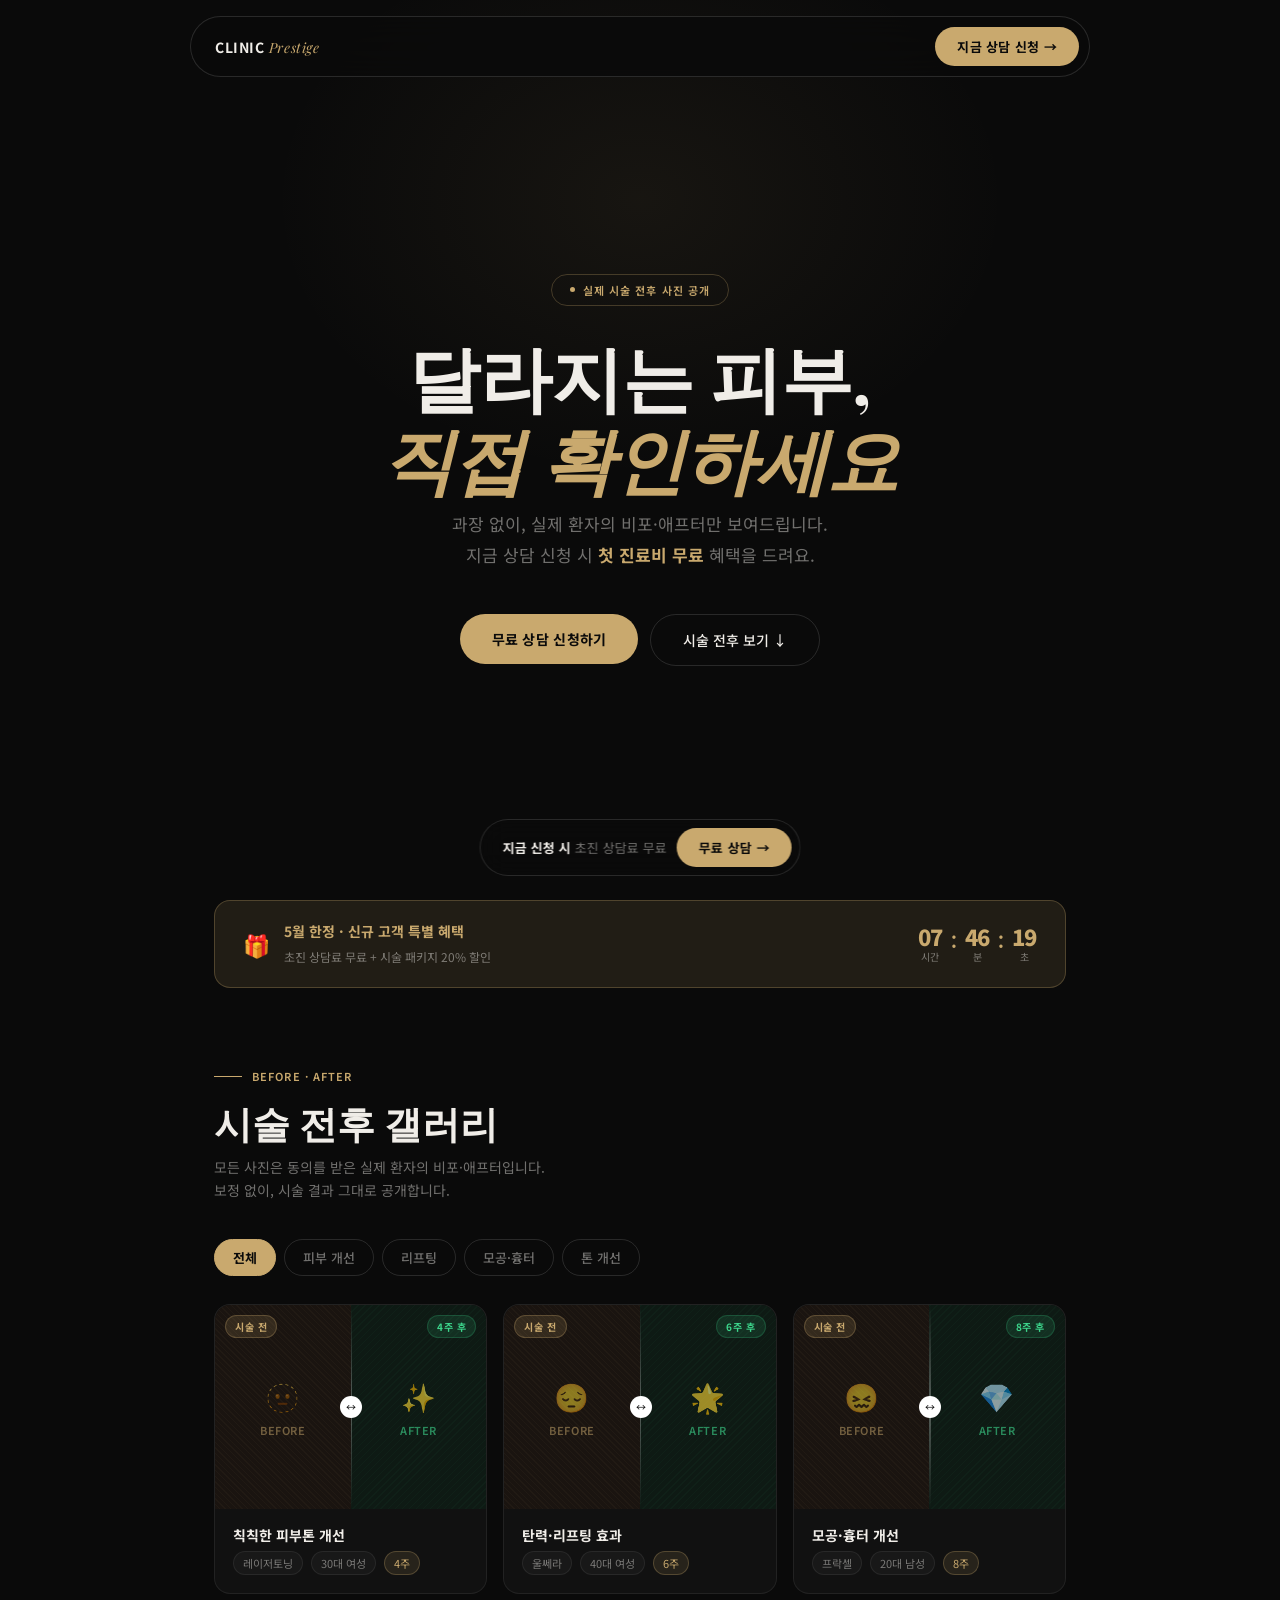
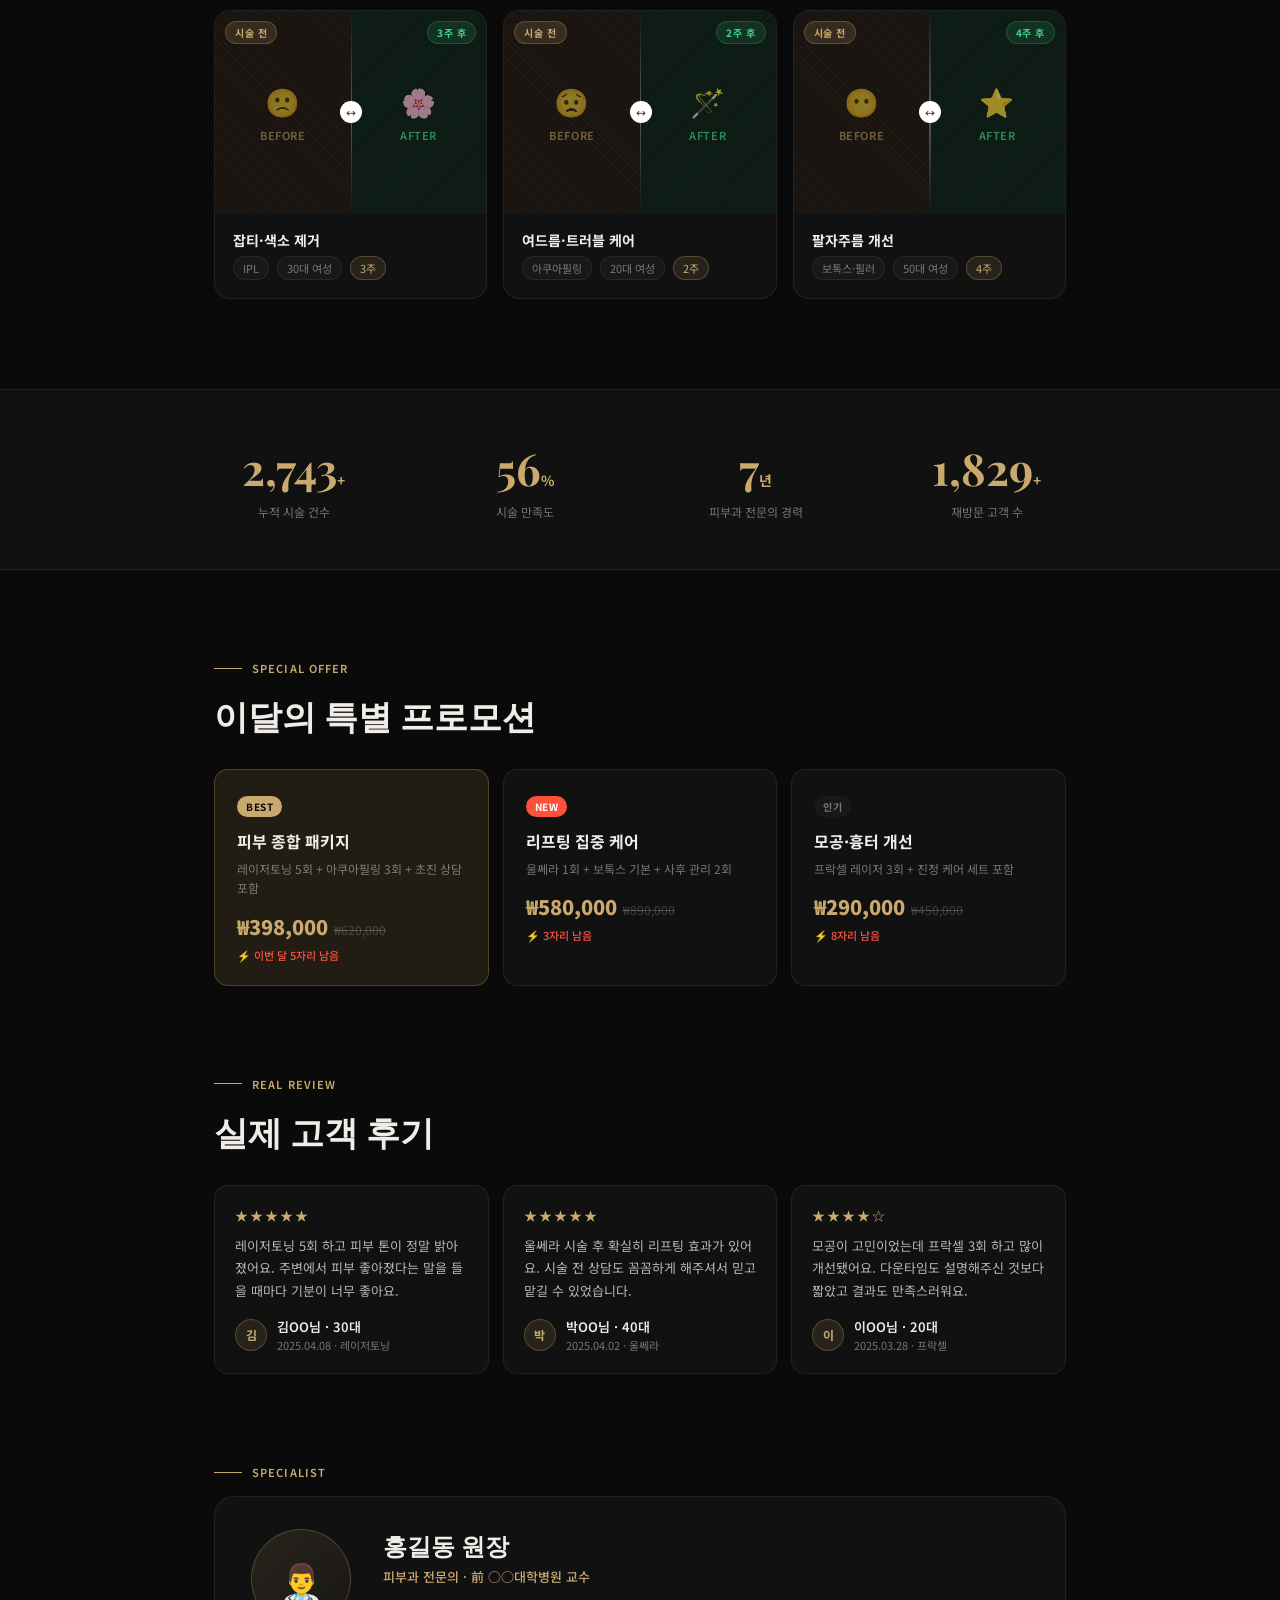
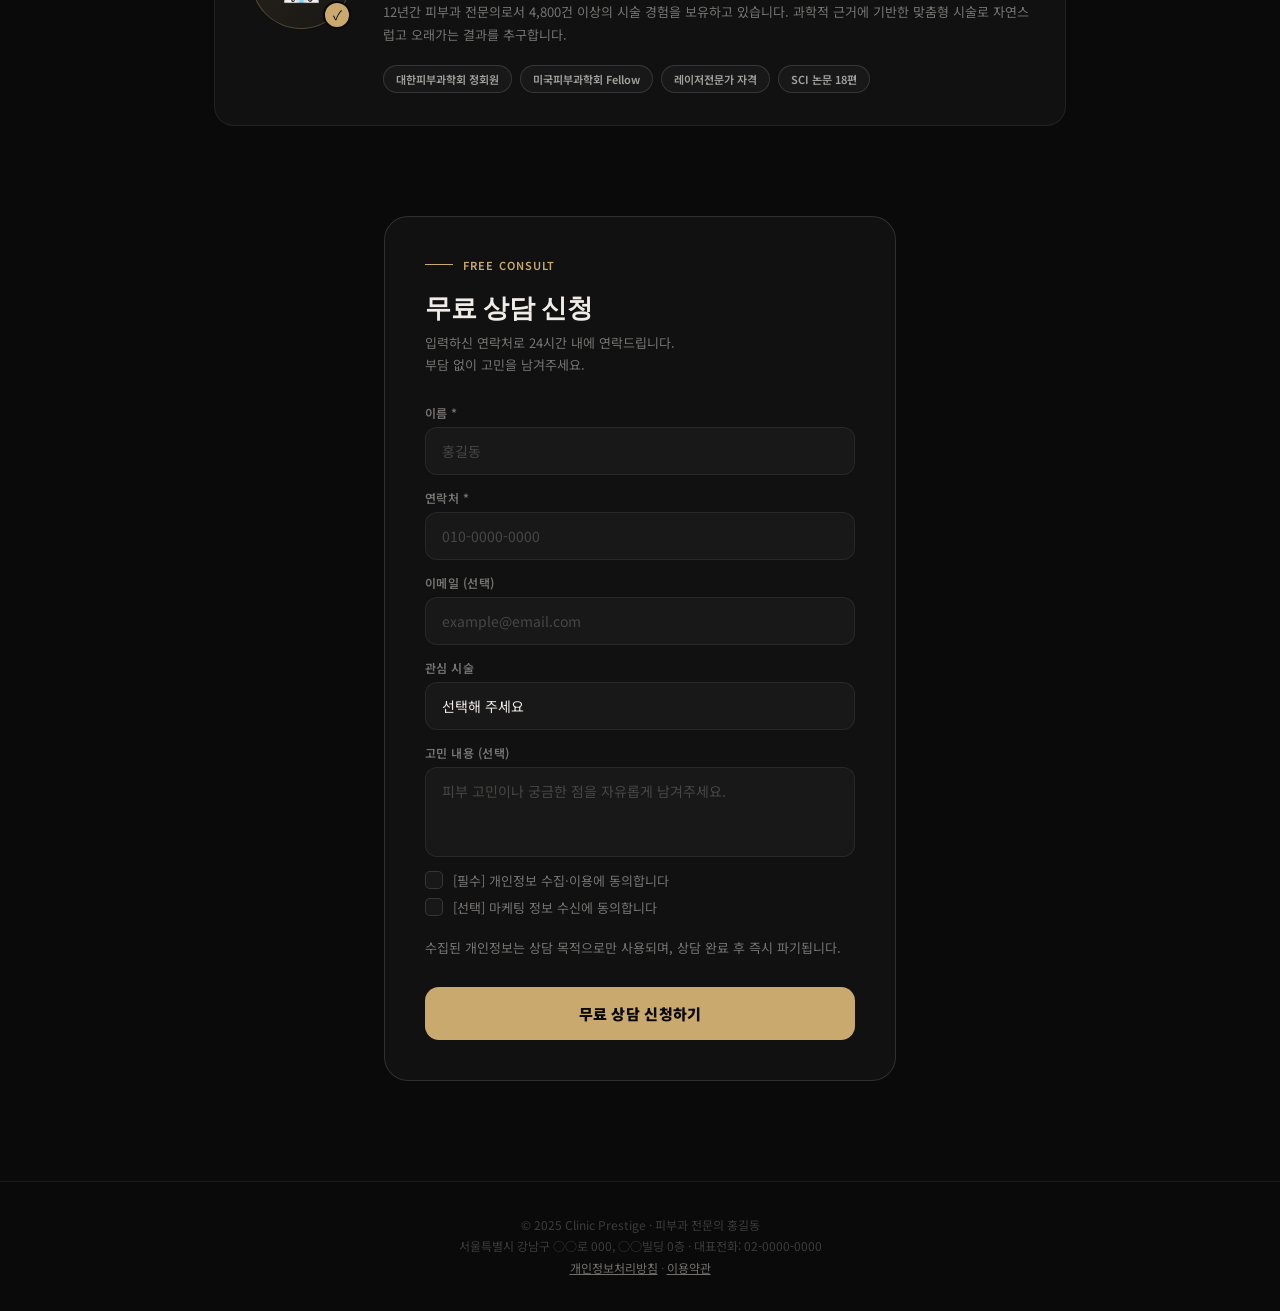
<file: template/hospital_02.html>
<!DOCTYPE html>
<html lang="ko">
<head>
<meta charset="UTF-8">
<meta name="viewport" content="width=device-width, initial-scale=1.0">
<title>비포·애프터 시술 특화 랜딩 | 피부과 클리닉</title>
<meta name="description" content="실제 시술 전후 사진과 함께 확인하세요. 지금 상담 신청 시 특별 혜택 제공.">
<link rel="preconnect" href="https://fonts.googleapis.com">
<link href="https://fonts.googleapis.com/css2?family=Noto+Sans+KR:wght@300;400;500;700;900&family=Playfair+Display:ital,wght@0,700;1,400&display=swap" rel="stylesheet">
<style>
*, *::before, *::after { margin: 0; padding: 0; box-sizing: border-box; }
:root {
  --bg: #0A0A0A;
  --surface: #111111;
  --surface2: #181818;
  --border: rgba(255,255,255,0.07);
  --border2: rgba(255,255,255,0.13);
  --text: #F0EDE8;
  --muted: rgba(240,237,232,0.45);
  --muted2: rgba(240,237,232,0.22);
  --gold: #C9A96E;
  --gold-light: rgba(201,169,110,0.12);
  --gold-border: rgba(201,169,110,0.28);
  --red: #FF503C;
  --red-light: rgba(255,80,60,0.10);
}
html { scroll-behavior: smooth; }
body { font-family: 'Noto Sans KR', sans-serif; background: var(--bg); color: var(--text); -webkit-font-smoothing: antialiased; overflow-x: hidden; }
a { text-decoration: none; color: inherit; }

/* ── FLOATING NAV ── */
.fnav {
  position: fixed; top: 16px; left: 50%; transform: translateX(-50%);
  z-index: 100; display: flex; align-items: center; justify-content: space-between;
  width: calc(100% - 48px); max-width: 900px;
  background: rgba(10,10,10,0.82); backdrop-filter: blur(18px);
  border: 0.5px solid var(--border2); border-radius: 100px;
  padding: 10px 10px 10px 24px;
}
.fnav-logo { font-size: 14px; font-weight: 700; letter-spacing: 0.04em; }
.fnav-logo em { font-style: italic; font-family: 'Playfair Display', serif; color: var(--gold); font-weight: 400; }
.fnav-cta {
  background: var(--gold); color: #0A0A0A;
  font-size: 13px; font-weight: 700; letter-spacing: 0.02em;
  padding: 10px 22px; border-radius: 100px;
  transition: opacity 0.15s; white-space: nowrap;
}
.fnav-cta:hover { opacity: 0.85; }

/* ── HERO ── */
.hero {
  min-height: 100vh; display: flex; flex-direction: column;
  align-items: center; justify-content: center;
  text-align: center; padding: 120px 24px 80px;
  position: relative; overflow: hidden;
}
.hero-glow {
  position: absolute; top: -100px; left: 50%; transform: translateX(-50%);
  width: 800px; height: 600px;
  background: radial-gradient(ellipse, rgba(201,169,110,0.07) 0%, transparent 65%);
  pointer-events: none;
}
.hero-tag {
  display: inline-flex; align-items: center; gap: 8px;
  border: 0.5px solid var(--gold-border); color: var(--gold);
  font-size: 11px; font-weight: 600; letter-spacing: 0.1em;
  padding: 7px 18px; border-radius: 100px; margin-bottom: 28px;
  animation: fadeUp 0.7s ease both;
}
.hero-tag::before { content:''; width:5px; height:5px; border-radius:50%; background:var(--gold); animation: pulse 2s infinite; }
.hero h1 {
  font-family: 'Playfair Display', serif;
  font-size: clamp(38px, 7vw, 72px); font-weight: 700;
  line-height: 1.15; letter-spacing: -0.01em;
  margin-bottom: 10px;
  animation: fadeUp 0.7s 0.1s ease both;
}
.hero h1 em { font-style: italic; color: var(--gold); }
.hero-sub {
  font-size: clamp(14px, 2vw, 17px); color: var(--muted);
  line-height: 1.8; margin-bottom: 44px;
  animation: fadeUp 0.7s 0.18s ease both;
}
.hero-btns {
  display: flex; gap: 12px; justify-content: center; flex-wrap: wrap;
  animation: fadeUp 0.7s 0.26s ease both;
}
.btn-primary {
  background: var(--gold); color: #0A0A0A;
  font-family: 'Noto Sans KR', sans-serif;
  font-size: 14px; font-weight: 700;
  padding: 15px 32px; border-radius: 100px; border: none; cursor: pointer;
  transition: opacity 0.15s; letter-spacing: 0.02em;
}
.btn-primary:hover { opacity: 0.85; }
.btn-ghost {
  background: transparent; color: var(--text);
  font-family: 'Noto Sans KR', sans-serif;
  font-size: 14px; font-weight: 500;
  padding: 15px 32px; border-radius: 100px;
  border: 0.5px solid var(--border2); cursor: pointer;
  transition: border-color 0.15s;
}
.btn-ghost:hover { border-color: rgba(255,255,255,0.28); }

/* ── PROMO BANNER ── */
.promo {
  margin: 0 auto 80px; max-width: 900px; padding: 0 24px;
  animation: fadeUp 0.7s 0.3s ease both;
}
.promo-inner {
  background: var(--gold-light); border: 0.5px solid var(--gold-border);
  border-radius: 16px; padding: 20px 28px;
  display: flex; align-items: center; justify-content: space-between; gap: 16px; flex-wrap: wrap;
}
.promo-left { display: flex; align-items: center; gap: 14px; }
.promo-icon { font-size: 22px; }
.promo-text strong { display: block; font-size: 14px; font-weight: 700; color: var(--gold); margin-bottom: 2px; }
.promo-text span { font-size: 12px; color: var(--muted); }
.countdown {
  display: flex; gap: 8px; align-items: center;
}
.cd-block { text-align: center; }
.cd-num {
  display: block; font-size: 22px; font-weight: 900; color: var(--gold);
  letter-spacing: -0.02em; line-height: 1;
}
.cd-label { display: block; font-size: 10px; color: var(--muted); margin-top: 2px; letter-spacing: 0.04em; }
.cd-sep { font-size: 18px; color: var(--gold); font-weight: 700; margin-top: -6px; }

/* ── SECTION LABEL ── */
.sec-label {
  display: flex; align-items: center; gap: 10px;
  font-size: 11px; font-weight: 600; letter-spacing: 0.1em; color: var(--gold);
  margin-bottom: 16px;
}
.sec-label::before { content:''; flex: 0 0 28px; height: 0.5px; background: var(--gold); }

/* ── BEFORE/AFTER GALLERY ── */
.gallery-section {
  max-width: 900px; margin: 0 auto 90px; padding: 0 24px;
}
.gallery-header { margin-bottom: 36px; }
.gallery-header h2 { font-family: 'Playfair Display', serif; font-size: clamp(26px, 4vw, 38px); font-weight: 700; line-height: 1.2; }
.gallery-header p { font-size: 14px; color: var(--muted); margin-top: 10px; line-height: 1.7; }

.gallery-tabs { display: flex; gap: 8px; margin-bottom: 28px; flex-wrap: wrap; }
.g-tab {
  padding: 8px 18px; border-radius: 100px; border: 0.5px solid var(--border2);
  background: transparent; color: var(--muted); font-family: 'Noto Sans KR', sans-serif;
  font-size: 13px; font-weight: 500; cursor: pointer; transition: all 0.18s;
}
.g-tab.active { background: var(--gold); border-color: var(--gold); color: #0A0A0A; font-weight: 700; }
.g-tab:hover:not(.active) { border-color: var(--border2); color: var(--text); }

.ba-grid { display: grid; grid-template-columns: repeat(auto-fill, minmax(260px, 1fr)); gap: 16px; }

.ba-card {
  background: var(--surface); border: 0.5px solid var(--border);
  border-radius: 16px; overflow: hidden;
  transition: transform 0.22s ease, box-shadow 0.22s ease;
}
.ba-card:hover { transform: translateY(-4px); box-shadow: 0 20px 60px rgba(0,0,0,0.5); }

.ba-visual {
  position: relative; aspect-ratio: 4/3; overflow: hidden;
  display: flex;
}
.ba-side {
  flex: 1; display: flex; align-items: center; justify-content: center;
  flex-direction: column; gap: 6px; font-size: 11px; font-weight: 600;
  letter-spacing: 0.06em; position: relative;
}
.ba-before { background: #1A1410; color: rgba(201,169,110,0.5); }
.ba-after  { background: #0E1A14; color: rgba(61,214,140,0.6); }

/* 모의 피부 텍스처 */
.ba-before::before {
  content: ''; position: absolute; inset: 0;
  background: repeating-linear-gradient(45deg, transparent, transparent 3px, rgba(201,169,110,0.04) 3px, rgba(201,169,110,0.04) 4px);
}
.ba-after::before {
  content: ''; position: absolute; inset: 0;
  background: repeating-linear-gradient(-45deg, transparent, transparent 4px, rgba(61,214,140,0.03) 4px, rgba(61,214,140,0.03) 5px);
}
.ba-icon { font-size: 28px; position: relative; z-index: 1; }
.ba-tag-before, .ba-tag-after {
  position: absolute; top: 10px; font-size: 10px; font-weight: 700;
  letter-spacing: 0.06em; padding: 3px 9px; border-radius: 100px; z-index: 2;
}
.ba-tag-before { left: 10px; background: rgba(201,169,110,0.15); color: var(--gold); border: 0.5px solid var(--gold-border); }
.ba-tag-after  { right: 10px; background: rgba(61,214,140,0.12); color: #3DD68C; border: 0.5px solid rgba(61,214,140,0.2); }

.ba-divider {
  position: absolute; left: 50%; top: 0; bottom: 0; width: 1.5px;
  background: linear-gradient(to bottom, transparent, rgba(255,255,255,0.3), transparent);
  z-index: 3;
}
.ba-divider::after {
  content: '↔'; position: absolute; top: 50%; left: 50%;
  transform: translate(-50%, -50%);
  background: #fff; color: #0A0A0A; font-size: 10px;
  width: 22px; height: 22px; border-radius: 50%;
  display: flex; align-items: center; justify-content: center;
}

.ba-info { padding: 16px 18px 18px; }
.ba-title { font-size: 14px; font-weight: 700; margin-bottom: 6px; }
.ba-meta { display: flex; gap: 8px; flex-wrap: wrap; }
.ba-chip {
  font-size: 11px; padding: 3px 9px; border-radius: 100px;
  background: var(--surface2); color: var(--muted); border: 0.5px solid var(--border);
}
.ba-chip.gold { background: var(--gold-light); color: var(--gold); border-color: var(--gold-border); }

/* ── STATS ── */
.stats-section {
  background: var(--surface); border-top: 0.5px solid var(--border); border-bottom: 0.5px solid var(--border);
  padding: 48px 24px; margin-bottom: 90px;
}
.stats-inner { max-width: 900px; margin: 0 auto; display: grid; grid-template-columns: repeat(4, 1fr); gap: 24px; text-align: center; }
.stat-item {}
.stat-num { font-family: 'Playfair Display', serif; font-size: clamp(28px, 4vw, 44px); font-weight: 700; color: var(--gold); }
.stat-unit { font-size: 14px; font-weight: 700; color: var(--gold); }
.stat-desc { font-size: 12px; color: var(--muted); margin-top: 6px; line-height: 1.5; }

/* ── REVIEWS ── */
.review-section { max-width: 900px; margin: 0 auto 90px; padding: 0 24px; }
.review-grid { display: grid; grid-template-columns: repeat(auto-fill, minmax(240px, 1fr)); gap: 14px; }
.review-card {
  background: var(--surface); border: 0.5px solid var(--border); border-radius: 14px; padding: 20px;
  transition: border-color 0.2s;
}
.review-card:hover { border-color: var(--gold-border); }
.review-stars { color: var(--gold); font-size: 13px; margin-bottom: 10px; letter-spacing: 2px; }
.review-text { font-size: 13px; color: rgba(240,237,232,0.75); line-height: 1.75; margin-bottom: 14px; }
.review-author { display: flex; align-items: center; gap: 10px; }
.review-avatar {
  width: 32px; height: 32px; border-radius: 50%;
  background: var(--gold-light); border: 0.5px solid var(--gold-border);
  display: flex; align-items: center; justify-content: center;
  font-size: 12px; font-weight: 700; color: var(--gold);
}
.review-name { font-size: 13px; font-weight: 600; }
.review-date { font-size: 11px; color: var(--muted); margin-top: 1px; }

/* ── PROMOTIONS ── */
.promo-section { max-width: 900px; margin: 0 auto 90px; padding: 0 24px; }
.promo-cards { display: grid; grid-template-columns: repeat(auto-fill, minmax(220px, 1fr)); gap: 14px; }
.promo-card {
  background: var(--surface); border: 0.5px solid var(--border); border-radius: 14px; padding: 22px;
  position: relative; overflow: hidden; transition: border-color 0.2s;
}
.promo-card:hover { border-color: var(--gold-border); }
.promo-card.featured { border-color: var(--gold-border); background: var(--gold-light); }
.promo-badge {
  display: inline-block; font-size: 10px; font-weight: 700; letter-spacing: 0.06em;
  padding: 3px 9px; border-radius: 100px; margin-bottom: 12px;
  background: var(--gold); color: #0A0A0A;
}
.promo-badge.new { background: var(--red); color: #fff; }
.promo-name { font-size: 16px; font-weight: 700; margin-bottom: 6px; }
.promo-desc { font-size: 12px; color: var(--muted); line-height: 1.6; margin-bottom: 14px; }
.promo-price { font-size: 20px; font-weight: 900; color: var(--gold); }
.promo-original { font-size: 12px; color: var(--muted2); text-decoration: line-through; margin-left: 6px; }
.promo-limit { font-size: 11px; color: var(--red); margin-top: 6px; font-weight: 500; }

/* ── DOCTOR ── */
.doctor-section {
  max-width: 900px; margin: 0 auto 90px; padding: 0 24px;
}
.doctor-card {
  background: var(--surface); border: 0.5px solid var(--border); border-radius: 20px;
  padding: 32px 36px; display: flex; gap: 32px; align-items: flex-start; flex-wrap: wrap;
}
.doctor-avatar-wrap { position: relative; flex-shrink: 0; }
.doctor-avatar {
  width: 100px; height: 100px; border-radius: 50%;
  background: linear-gradient(135deg, var(--gold-light), rgba(201,169,110,0.05));
  border: 1.5px solid var(--gold-border);
  display: flex; align-items: center; justify-content: center;
  font-size: 36px;
}
.doctor-badge-icon {
  position: absolute; bottom: 0; right: 0;
  width: 28px; height: 28px; border-radius: 50%;
  background: var(--gold); color: #0A0A0A;
  display: flex; align-items: center; justify-content: center;
  font-size: 13px; border: 2px solid var(--bg);
}
.doctor-info { flex: 1; min-width: 200px; }
.doctor-name { font-family: 'Playfair Display', serif; font-size: 24px; font-weight: 700; margin-bottom: 4px; }
.doctor-title { font-size: 13px; color: var(--gold); font-weight: 500; margin-bottom: 14px; }
.doctor-bio { font-size: 13px; color: var(--muted); line-height: 1.8; margin-bottom: 18px; }
.doctor-certs { display: flex; flex-wrap: wrap; gap: 8px; }
.doctor-cert {
  font-size: 11px; font-weight: 600; padding: 5px 12px; border-radius: 100px;
  background: var(--surface2); border: 0.5px solid var(--border2); color: rgba(240,237,232,0.65);
}

/* ── FLOATING CTA ── */
.float-cta {
  position: fixed; bottom: 24px; left: 50%; transform: translateX(-50%);
  z-index: 90; display: flex; gap: 10px; align-items: center;
  background: rgba(10,10,10,0.9); backdrop-filter: blur(14px);
  border: 0.5px solid var(--border2); border-radius: 100px;
  padding: 8px 8px 8px 22px;
  animation: slideUp 0.6s 0.5s ease both;
  white-space: nowrap;
}
.float-cta p { font-size: 13px; color: var(--muted); }
.float-cta p strong { color: var(--text); font-weight: 700; }
.float-cta-btn {
  background: var(--gold); color: #0A0A0A;
  font-family: 'Noto Sans KR', sans-serif;
  font-size: 13px; font-weight: 700; letter-spacing: 0.02em;
  padding: 10px 22px; border-radius: 100px; border: none; cursor: pointer;
  transition: opacity 0.15s;
}
.float-cta-btn:hover { opacity: 0.85; }

/* ── CONSULT FORM SECTION ── */
.form-section {
  max-width: 560px; margin: 0 auto 100px; padding: 0 24px;
  scroll-margin-top: 100px;
}
.form-card {
  background: var(--surface); border: 0.5px solid var(--border2);
  border-radius: 24px; padding: 40px;
}
.form-card h2 { font-family: 'Playfair Display', serif; font-size: 26px; font-weight: 700; margin-bottom: 6px; }
.form-card p { font-size: 13px; color: var(--muted); line-height: 1.7; margin-bottom: 28px; }

.form-field { display: flex; flex-direction: column; gap: 6px; margin-bottom: 14px; }
.form-field label { font-size: 12px; font-weight: 600; color: var(--muted); letter-spacing: 0.04em; }
.form-field input, .form-field select, .form-field textarea {
  background: var(--surface2); border: 0.5px solid var(--border);
  border-radius: 12px; padding: 13px 16px;
  color: var(--text); font-family: 'Noto Sans KR', sans-serif;
  font-size: 14px; outline: none; transition: border-color 0.18s; width: 100%;
  -webkit-appearance: none;
}
.form-field input::placeholder, .form-field textarea::placeholder { color: var(--muted2); }
.form-field input:focus, .form-field select:focus, .form-field textarea:focus { border-color: var(--gold); }
.form-field textarea { resize: none; height: 90px; }
.form-field select { cursor: pointer; }

.form-checks { display: flex; flex-direction: column; gap: 8px; margin-bottom: 20px; }
.check-item { display: flex; align-items: center; gap: 10px; cursor: pointer; }
.check-item input[type="checkbox"] { display: none; }
.check-box {
  width: 18px; height: 18px; border-radius: 5px; flex-shrink: 0;
  border: 0.5px solid var(--border2); background: var(--surface2);
  display: flex; align-items: center; justify-content: center;
  transition: all 0.15s;
}
.check-item input:checked + .check-box { background: var(--gold); border-color: var(--gold); }
.check-item input:checked + .check-box::after { content: '✓'; font-size: 11px; font-weight: 700; color: #0A0A0A; }
.check-label { font-size: 13px; color: var(--muted); }

.form-notice { font-size: 11px; color: var(--muted2); line-height: 1.6; margin-bottom: 20px; }

.btn-submit {
  width: 100%; background: var(--gold); color: #0A0A0A;
  font-family: 'Noto Sans KR', sans-serif;
  font-size: 15px; font-weight: 900; letter-spacing: 0.02em;
  padding: 16px; border-radius: 14px; border: none; cursor: pointer;
  transition: opacity 0.15s;
  display: flex; align-items: center; justify-content: center; gap: 8px;
}
.btn-submit:hover { opacity: 0.85; }
.submit-spinner {
  display: none; width: 16px; height: 16px; border-radius: 50%;
  border: 2px solid rgba(10,10,10,0.3); border-top-color: #0A0A0A;
  animation: spin 0.7s linear infinite;
}
.form-success {
  display: none; text-align: center; padding: 32px 0;
}
.form-success .success-icon { font-size: 44px; margin-bottom: 14px; }
.form-success h3 { font-size: 20px; font-weight: 700; margin-bottom: 8px; }
.form-success p { font-size: 14px; color: var(--muted); line-height: 1.7; }

/* ── FOOTER ── */
footer {
  border-top: 0.5px solid var(--border); padding: 32px 24px;
  text-align: center; font-size: 12px; color: var(--muted2); line-height: 1.8;
}
footer a { color: var(--muted); text-decoration: underline; }

/* ── ANIMATIONS ── */
@keyframes fadeUp   { from { opacity: 0; transform: translateY(20px); } to { opacity: 1; transform: translateY(0); } }
@keyframes slideUp  { from { opacity: 0; transform: translateX(-50%) translateY(20px); } to { opacity: 1; transform: translateX(-50%) translateY(0); } }
@keyframes pulse    { 0%,100%{opacity:1} 50%{opacity:0.35} }
@keyframes spin     { to { transform: rotate(360deg); } }

/* scroll reveal */
.reveal { opacity: 0; transform: translateY(24px); transition: opacity 0.6s ease, transform 0.6s ease; }
.reveal.visible { opacity: 1; transform: translateY(0); }

@media (max-width: 640px) {
  .fnav { width: calc(100% - 32px); padding: 8px 8px 8px 18px; }
  .stats-inner { grid-template-columns: repeat(2, 1fr); }
  .doctor-card { padding: 24px; }
  .form-card { padding: 28px 22px; }
  .float-cta p { display: none; }
  .float-cta { padding: 8px; gap: 0; }
  .float-cta-btn { padding: 12px 28px; }
}
</style>
</head>
<body>

<!-- FLOATING NAV -->
<nav class="fnav">
  <div class="fnav-logo">CLINIC <em>Prestige</em></div>
  <a href="#consult" class="fnav-cta">지금 상담 신청 →</a>
</nav>

<!-- HERO -->
<section class="hero">
  <div class="hero-glow"></div>
  <div class="hero-tag">실제 시술 전후 사진 공개</div>
  <h1>달라지는 피부,<br><em>직접 확인하세요</em></h1>
  <p class="hero-sub">과장 없이, 실제 환자의 비포·애프터만 보여드립니다.<br>지금 상담 신청 시 <strong style="color:var(--gold)">첫 진료비 무료</strong> 혜택을 드려요.</p>
  <div class="hero-btns">
    <a href="#consult"><button class="btn-primary">무료 상담 신청하기</button></a>
    <a href="#gallery"><button class="btn-ghost">시술 전후 보기 ↓</button></a>
  </div>
</section>

<!-- PROMO BANNER -->
<div class="promo reveal">
  <div class="promo-inner">
    <div class="promo-left">
      <div class="promo-icon">🎁</div>
      <div class="promo-text">
        <strong>5월 한정 · 신규 고객 특별 혜택</strong>
        <span>초진 상담료 무료 + 시술 패키지 20% 할인</span>
      </div>
    </div>
    <div class="countdown" id="countdown">
      <div class="cd-block"><span class="cd-num" id="cd-h">00</span><span class="cd-label">시간</span></div>
      <span class="cd-sep">:</span>
      <div class="cd-block"><span class="cd-num" id="cd-m">00</span><span class="cd-label">분</span></div>
      <span class="cd-sep">:</span>
      <div class="cd-block"><span class="cd-num" id="cd-s">00</span><span class="cd-label">초</span></div>
    </div>
  </div>
</div>

<!-- GALLERY -->
<section class="gallery-section" id="gallery">
  <div class="gallery-header reveal">
    <div class="sec-label">BEFORE · AFTER</div>
    <h2>시술 전후 갤러리</h2>
    <p>모든 사진은 동의를 받은 실제 환자의 비포·애프터입니다.<br>보정 없이, 시술 결과 그대로 공개합니다.</p>
  </div>
  <div class="gallery-tabs reveal">
    <button class="g-tab active" data-cat="all">전체</button>
    <button class="g-tab" data-cat="skin">피부 개선</button>
    <button class="g-tab" data-cat="lifting">리프팅</button>
    <button class="g-tab" data-cat="pore">모공·흉터</button>
    <button class="g-tab" data-cat="tone">톤 개선</button>
  </div>

  <div class="ba-grid reveal" id="ba-grid">

    <div class="ba-card" data-cat="skin">
      <div class="ba-visual">
        <div class="ba-side ba-before">
          <div class="ba-icon">🫥</div>
          <span>BEFORE</span>
        </div>
        <div class="ba-divider"></div>
        <div class="ba-side ba-after">
          <div class="ba-icon">✨</div>
          <span>AFTER</span>
        </div>
        <span class="ba-tag-before">시술 전</span>
        <span class="ba-tag-after">4주 후</span>
      </div>
      <div class="ba-info">
        <div class="ba-title">칙칙한 피부톤 개선</div>
        <div class="ba-meta">
          <span class="ba-chip">레이저토닝</span>
          <span class="ba-chip">30대 여성</span>
          <span class="ba-chip gold">4주</span>
        </div>
      </div>
    </div>

    <div class="ba-card" data-cat="lifting">
      <div class="ba-visual">
        <div class="ba-side ba-before">
          <div class="ba-icon">😔</div>
          <span>BEFORE</span>
        </div>
        <div class="ba-divider"></div>
        <div class="ba-side ba-after">
          <div class="ba-icon">🌟</div>
          <span>AFTER</span>
        </div>
        <span class="ba-tag-before">시술 전</span>
        <span class="ba-tag-after">6주 후</span>
      </div>
      <div class="ba-info">
        <div class="ba-title">탄력·리프팅 효과</div>
        <div class="ba-meta">
          <span class="ba-chip">울쎄라</span>
          <span class="ba-chip">40대 여성</span>
          <span class="ba-chip gold">6주</span>
        </div>
      </div>
    </div>

    <div class="ba-card" data-cat="pore">
      <div class="ba-visual">
        <div class="ba-side ba-before">
          <div class="ba-icon">😖</div>
          <span>BEFORE</span>
        </div>
        <div class="ba-divider"></div>
        <div class="ba-side ba-after">
          <div class="ba-icon">💎</div>
          <span>AFTER</span>
        </div>
        <span class="ba-tag-before">시술 전</span>
        <span class="ba-tag-after">8주 후</span>
      </div>
      <div class="ba-info">
        <div class="ba-title">모공·흉터 개선</div>
        <div class="ba-meta">
          <span class="ba-chip">프락셀</span>
          <span class="ba-chip">20대 남성</span>
          <span class="ba-chip gold">8주</span>
        </div>
      </div>
    </div>

    <div class="ba-card" data-cat="tone">
      <div class="ba-visual">
        <div class="ba-side ba-before">
          <div class="ba-icon">🙁</div>
          <span>BEFORE</span>
        </div>
        <div class="ba-divider"></div>
        <div class="ba-side ba-after">
          <div class="ba-icon">🌸</div>
          <span>AFTER</span>
        </div>
        <span class="ba-tag-before">시술 전</span>
        <span class="ba-tag-after">3주 후</span>
      </div>
      <div class="ba-info">
        <div class="ba-title">잡티·색소 제거</div>
        <div class="ba-meta">
          <span class="ba-chip">IPL</span>
          <span class="ba-chip">30대 여성</span>
          <span class="ba-chip gold">3주</span>
        </div>
      </div>
    </div>

    <div class="ba-card" data-cat="skin">
      <div class="ba-visual">
        <div class="ba-side ba-before">
          <div class="ba-icon">😟</div>
          <span>BEFORE</span>
        </div>
        <div class="ba-divider"></div>
        <div class="ba-side ba-after">
          <div class="ba-icon">🪄</div>
          <span>AFTER</span>
        </div>
        <span class="ba-tag-before">시술 전</span>
        <span class="ba-tag-after">2주 후</span>
      </div>
      <div class="ba-info">
        <div class="ba-title">여드름·트러블 케어</div>
        <div class="ba-meta">
          <span class="ba-chip">아쿠아필링</span>
          <span class="ba-chip">20대 여성</span>
          <span class="ba-chip gold">2주</span>
        </div>
      </div>
    </div>

    <div class="ba-card" data-cat="lifting">
      <div class="ba-visual">
        <div class="ba-side ba-before">
          <div class="ba-icon">😶</div>
          <span>BEFORE</span>
        </div>
        <div class="ba-divider"></div>
        <div class="ba-side ba-after">
          <div class="ba-icon">⭐</div>
          <span>AFTER</span>
        </div>
        <span class="ba-tag-before">시술 전</span>
        <span class="ba-tag-after">4주 후</span>
      </div>
      <div class="ba-info">
        <div class="ba-title">팔자주름 개선</div>
        <div class="ba-meta">
          <span class="ba-chip">보톡스·필러</span>
          <span class="ba-chip">50대 여성</span>
          <span class="ba-chip gold">4주</span>
        </div>
      </div>
    </div>

  </div>
</section>

<!-- STATS -->
<div class="stats-section reveal">
  <div class="stats-inner">
    <div class="stat-item">
      <div><span class="stat-num" data-target="4800">0</span><span class="stat-unit">+</span></div>
      <div class="stat-desc">누적 시술 건수</div>
    </div>
    <div class="stat-item">
      <div><span class="stat-num" data-target="98">0</span><span class="stat-unit">%</span></div>
      <div class="stat-desc">시술 만족도</div>
    </div>
    <div class="stat-item">
      <div><span class="stat-num" data-target="12">0</span><span class="stat-unit">년</span></div>
      <div class="stat-desc">피부과 전문의 경력</div>
    </div>
    <div class="stat-item">
      <div><span class="stat-num" data-target="3200">0</span><span class="stat-unit">+</span></div>
      <div class="stat-desc">재방문 고객 수</div>
    </div>
  </div>
</div>

<!-- PROMOTIONS -->
<section class="promo-section reveal">
  <div class="sec-label">SPECIAL OFFER</div>
  <h2 style="font-family:'Playfair Display',serif;font-size:clamp(24px,3.5vw,34px);font-weight:700;margin-bottom:28px;">이달의 특별 프로모션</h2>
  <div class="promo-cards">
    <div class="promo-card featured">
      <span class="promo-badge">BEST</span>
      <div class="promo-name">피부 종합 패키지</div>
      <div class="promo-desc">레이저토닝 5회 + 아쿠아필링 3회 + 초진 상담 포함</div>
      <div><span class="promo-price">₩398,000</span><span class="promo-original">₩620,000</span></div>
      <div class="promo-limit">⚡ 이번 달 5자리 남음</div>
    </div>
    <div class="promo-card">
      <span class="promo-badge new">NEW</span>
      <div class="promo-name">리프팅 집중 케어</div>
      <div class="promo-desc">울쎄라 1회 + 보톡스 기본 + 사후 관리 2회</div>
      <div><span class="promo-price">₩580,000</span><span class="promo-original">₩890,000</span></div>
      <div class="promo-limit">⚡ 3자리 남음</div>
    </div>
    <div class="promo-card">
      <span class="promo-badge" style="background:var(--surface2);color:var(--muted);">인기</span>
      <div class="promo-name">모공·흉터 개선</div>
      <div class="promo-desc">프락셀 레이저 3회 + 진정 케어 세트 포함</div>
      <div><span class="promo-price">₩290,000</span><span class="promo-original">₩450,000</span></div>
      <div class="promo-limit">⚡ 8자리 남음</div>
    </div>
  </div>
</section>

<!-- REVIEWS -->
<section class="review-section reveal">
  <div class="sec-label">REAL REVIEW</div>
  <h2 style="font-family:'Playfair Display',serif;font-size:clamp(24px,3.5vw,34px);font-weight:700;margin-bottom:28px;">실제 고객 후기</h2>
  <div class="review-grid">
    <div class="review-card">
      <div class="review-stars">★★★★★</div>
      <p class="review-text">레이저토닝 5회 하고 피부 톤이 정말 밝아졌어요. 주변에서 피부 좋아졌다는 말을 들을 때마다 기분이 너무 좋아요.</p>
      <div class="review-author">
        <div class="review-avatar">김</div>
        <div><div class="review-name">김OO님 · 30대</div><div class="review-date">2025.04.08 · 레이저토닝</div></div>
      </div>
    </div>
    <div class="review-card">
      <div class="review-stars">★★★★★</div>
      <p class="review-text">울쎄라 시술 후 확실히 리프팅 효과가 있어요. 시술 전 상담도 꼼꼼하게 해주셔서 믿고 맡길 수 있었습니다.</p>
      <div class="review-author">
        <div class="review-avatar">박</div>
        <div><div class="review-name">박OO님 · 40대</div><div class="review-date">2025.04.02 · 울쎄라</div></div>
      </div>
    </div>
    <div class="review-card">
      <div class="review-stars">★★★★☆</div>
      <p class="review-text">모공이 고민이었는데 프락셀 3회 하고 많이 개선됐어요. 다운타임도 설명해주신 것보다 짧았고 결과도 만족스러워요.</p>
      <div class="review-author">
        <div class="review-avatar">이</div>
        <div><div class="review-name">이OO님 · 20대</div><div class="review-date">2025.03.28 · 프락셀</div></div>
      </div>
    </div>
  </div>
</section>

<!-- DOCTOR -->
<section class="doctor-section reveal">
  <div class="sec-label">SPECIALIST</div>
  <div class="doctor-card">
    <div class="doctor-avatar-wrap">
      <div class="doctor-avatar">👨‍⚕️</div>
      <div class="doctor-badge-icon">✓</div>
    </div>
    <div class="doctor-info">
      <div class="doctor-name">홍길동 원장</div>
      <div class="doctor-title">피부과 전문의 · 前 ○○대학병원 교수</div>
      <p class="doctor-bio">12년간 피부과 전문의로서 4,800건 이상의 시술 경험을 보유하고 있습니다. 과학적 근거에 기반한 맞춤형 시술로 자연스럽고 오래가는 결과를 추구합니다.</p>
      <div class="doctor-certs">
        <span class="doctor-cert">대한피부과학회 정회원</span>
        <span class="doctor-cert">미국피부과학회 Fellow</span>
        <span class="doctor-cert">레이저전문가 자격</span>
        <span class="doctor-cert">SCI 논문 18편</span>
      </div>
    </div>
  </div>
</section>

<!-- CONSULT FORM -->
<section class="form-section" id="consult">
  <div class="form-card reveal">
    <div id="form-body">
      <div class="sec-label">FREE CONSULT</div>
      <h2>무료 상담 신청</h2>
      <p>입력하신 연락처로 24시간 내에 연락드립니다.<br>부담 없이 고민을 남겨주세요.</p>

      <div class="form-field">
        <label>이름 *</label>
        <input type="text" id="f-name" placeholder="홍길동" maxlength="20">
      </div>
      <div class="form-field">
        <label>연락처 *</label>
        <input type="tel" id="f-phone" placeholder="010-0000-0000" maxlength="20">
      </div>
      <div class="form-field">
        <label>이메일 (선택)</label>
        <input type="email" id="f-email" placeholder="example@email.com">
      </div>
      <div class="form-field">
        <label>관심 시술</label>
        <select id="f-treat">
          <option value="">선택해 주세요</option>
          <option>레이저토닝 (피부톤 개선)</option>
          <option>울쎄라 (리프팅)</option>
          <option>프락셀 (모공·흉터)</option>
          <option>IPL (잡티·색소)</option>
          <option>보톡스·필러</option>
          <option>아직 모르겠어요 (상담 후 결정)</option>
        </select>
      </div>
      <div class="form-field">
        <label>고민 내용 (선택)</label>
        <textarea id="f-msg" placeholder="피부 고민이나 궁금한 점을 자유롭게 남겨주세요."></textarea>
      </div>

      <div class="form-checks">
        <label class="check-item">
          <input type="checkbox" id="agree1">
          <span class="check-box"></span>
          <span class="check-label">[필수] 개인정보 수집·이용에 동의합니다</span>
        </label>
        <label class="check-item">
          <input type="checkbox" id="agree2">
          <span class="check-box"></span>
          <span class="check-label">[선택] 마케팅 정보 수신에 동의합니다</span>
        </label>
      </div>

      <p class="form-notice">수집된 개인정보는 상담 목적으로만 사용되며, 상담 완료 후 즉시 파기됩니다.</p>

      <div id="form-status" style="font-size:13px;padding:10px 14px;border-radius:10px;margin-bottom:14px;display:none;"></div>

      <button class="btn-submit" id="submit-btn" onclick="submitForm()">
        <span id="submit-text">무료 상담 신청하기</span>
        <div class="submit-spinner" id="submit-spinner"></div>
      </button>
    </div>

    <div class="form-success" id="form-success">
      <div class="success-icon">✅</div>
      <h3>상담 신청이 완료됐어요!</h3>
      <p>빠르면 오늘, 늦어도 내일 중으로<br>직접 연락드릴게요.<br><br>
      <span style="color:var(--gold);font-weight:600;">카카오톡 채널</span>로도 빠르게 문의하실 수 있어요.</p>
    </div>
  </div>
</section>

<!-- FLOATING CTA -->
<div class="float-cta" id="floatCta">
  <p><strong>지금 신청 시</strong> 초진 상담료 무료</p>
  <button class="float-cta-btn" onclick="document.getElementById('consult').scrollIntoView({behavior:'smooth'})">
    무료 상담 →
  </button>
</div>

<footer>
  © 2025 Clinic Prestige · 피부과 전문의 홍길동<br>
  서울특별시 강남구 ○○로 000, ○○빌딩 0층 · 대표전화: 02-0000-0000<br>
  <a href="#">개인정보처리방침</a> · <a href="#">이용약관</a>
</footer>

<script>
/* ── 카운트다운 (자정까지) ── */
function updateCountdown() {
  const now  = new Date();
  const end  = new Date(); end.setHours(23,59,59,999);
  const diff = end - now;
  const h = Math.floor(diff / 3600000);
  const m = Math.floor((diff % 3600000) / 60000);
  const s = Math.floor((diff % 60000) / 1000);
  document.getElementById('cd-h').textContent = String(h).padStart(2,'0');
  document.getElementById('cd-m').textContent = String(m).padStart(2,'0');
  document.getElementById('cd-s').textContent = String(s).padStart(2,'0');
}
setInterval(updateCountdown, 1000); updateCountdown();

/* ── 숫자 카운트업 ── */
function countUp(el) {
  const target = +el.dataset.target;
  const dur    = 1400;
  const step   = 16;
  const inc    = target / (dur / step);
  let cur = 0;
  const t = setInterval(() => {
    cur = Math.min(cur + inc, target);
    el.textContent = Math.round(cur).toLocaleString();
    if (cur >= target) clearInterval(t);
  }, step);
}

/* ── 스크롤 reveal ── */
const observer = new IntersectionObserver(entries => {
  entries.forEach(entry => {
    if (!entry.isIntersecting) return;
    entry.target.classList.add('visible');
    /* 숫자 카운트업 트리거 */
    entry.target.querySelectorAll('[data-target]').forEach(countUp);
    observer.unobserve(entry.target);
  });
}, { threshold: 0.12 });

document.querySelectorAll('.reveal').forEach(el => observer.observe(el));

/* ── 갤러리 탭 필터 ── */
document.querySelectorAll('.g-tab').forEach(tab => {
  tab.addEventListener('click', () => {
    document.querySelectorAll('.g-tab').forEach(t => t.classList.remove('active'));
    tab.classList.add('active');
    const cat = tab.dataset.cat;
    document.querySelectorAll('.ba-card').forEach(card => {
      card.style.display = (cat === 'all' || card.dataset.cat === cat) ? '' : 'none';
    });
  });
});

/* ── 플로팅 CTA 스크롤 숨기기 ── */
const floatCta = document.getElementById('floatCta');
window.addEventListener('scroll', () => {
  const formTop = document.getElementById('consult').getBoundingClientRect().top;
  floatCta.style.opacity = formTop < 200 ? '0' : '1';
  floatCta.style.pointerEvents = formTop < 200 ? 'none' : '';
}, { passive: true });

/* ── 폼 제출 ── */
async function submitForm() {
  const name  = document.getElementById('f-name').value.trim();
  const phone = document.getElementById('f-phone').value.trim();
  const agree = document.getElementById('agree1').checked;

  const status = document.getElementById('form-status');
  status.style.display = 'none';

  if (!name) { showFormStatus('이름을 입력해 주세요.', 'error'); return; }
  if (!phone || !/^[0-9\-+\s]{7,20}$/.test(phone)) { showFormStatus('올바른 연락처를 입력해 주세요.', 'error'); return; }
  if (!agree) { showFormStatus('개인정보 수집·이용 동의가 필요합니다.', 'error'); return; }

  const btn = document.getElementById('submit-btn');
  btn.disabled = true;
  document.getElementById('submit-text').style.display = 'none';
  document.getElementById('submit-spinner').style.display = 'block';

  /* TODO: DB 연동 시 여기에 fetch() 추가 */
  await new Promise(r => setTimeout(r, 900));

  console.log('[상담 신청]', {
    name, phone,
    email:   document.getElementById('f-email').value.trim() || null,
    treat:   document.getElementById('f-treat').value,
    message: document.getElementById('f-msg').value.trim() || null,
  });

  document.getElementById('form-body').style.display = 'none';
  document.getElementById('form-success').style.display = 'block';
}

function showFormStatus(msg, type) {
  const el = document.getElementById('form-status');
  el.textContent = msg;
  el.style.display = 'block';
  el.style.background = type === 'error' ? 'rgba(255,80,60,0.08)' : 'rgba(61,214,140,0.08)';
  el.style.border      = type === 'error' ? '0.5px solid rgba(255,80,60,0.25)' : '0.5px solid rgba(61,214,140,0.2)';
  el.style.color       = type === 'error' ? '#FF503C' : '#3DD68C';
}
</script>
</body>
</html>
</file>
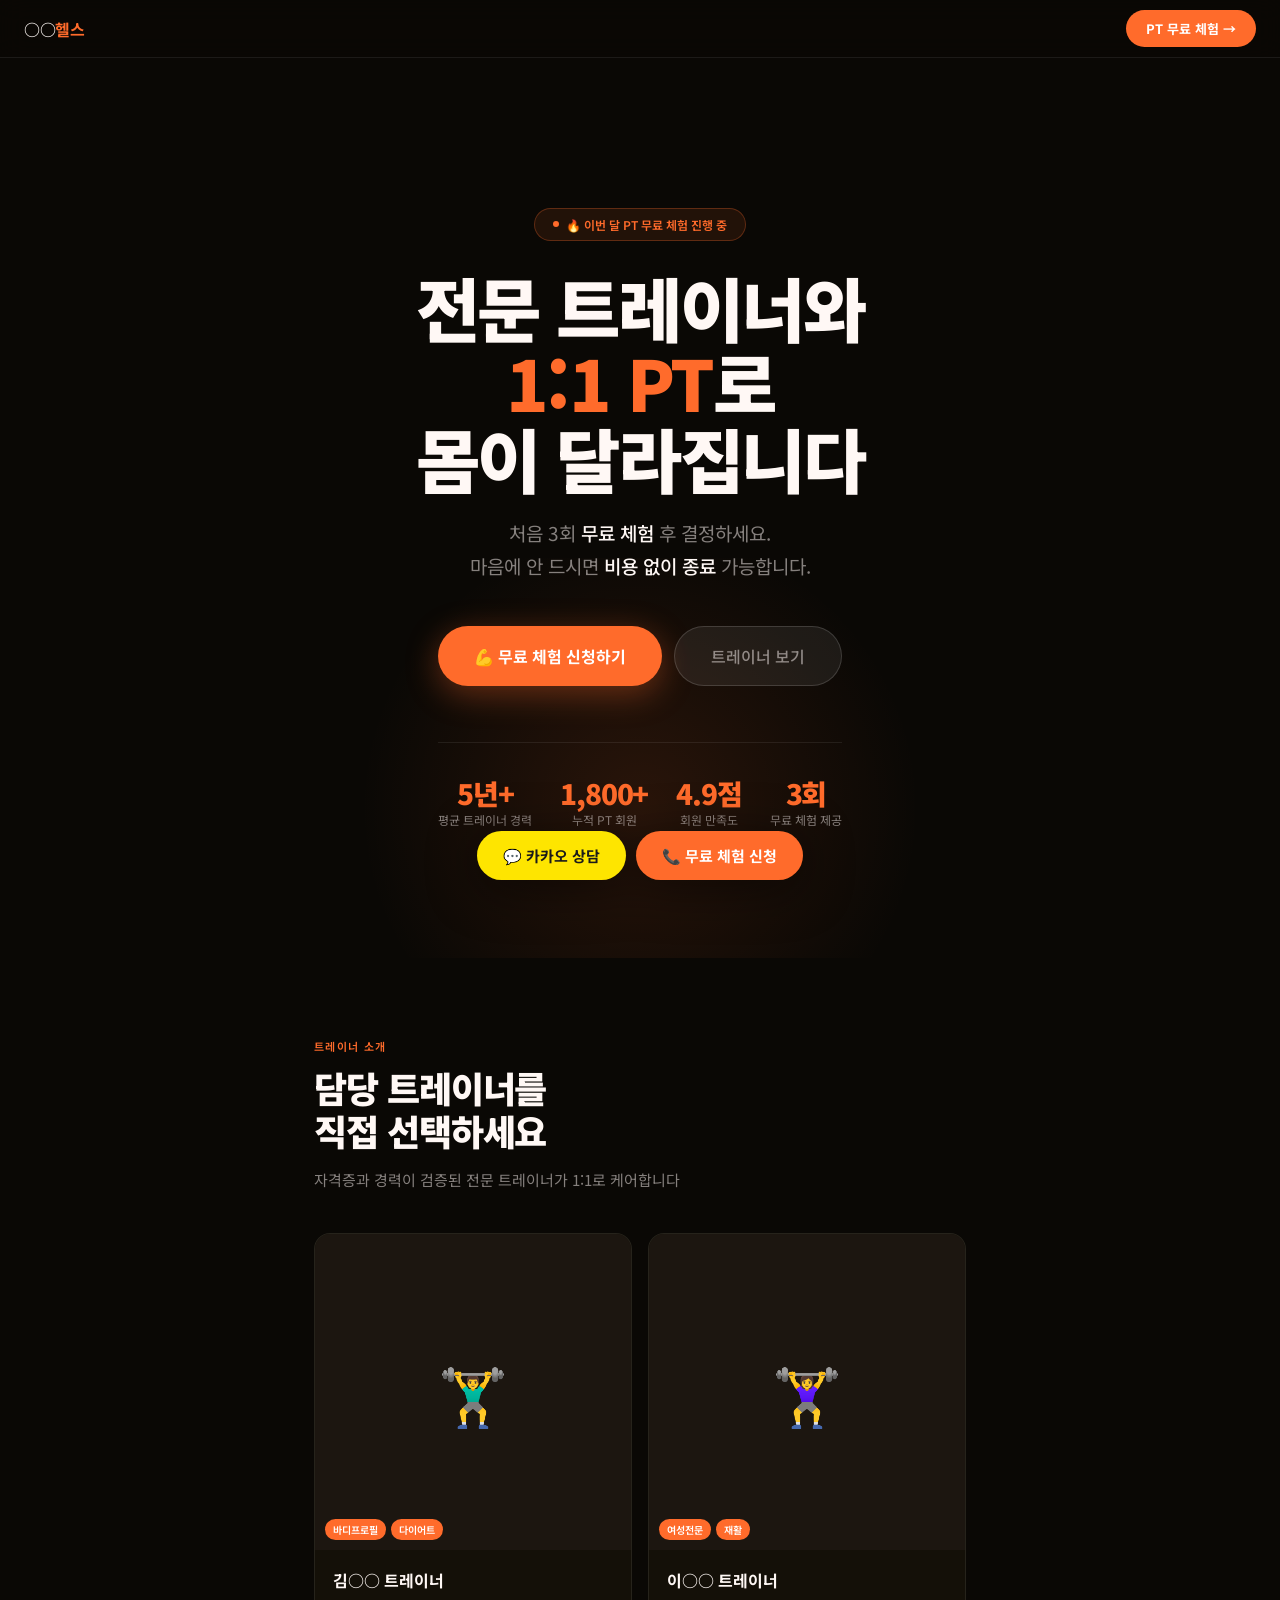
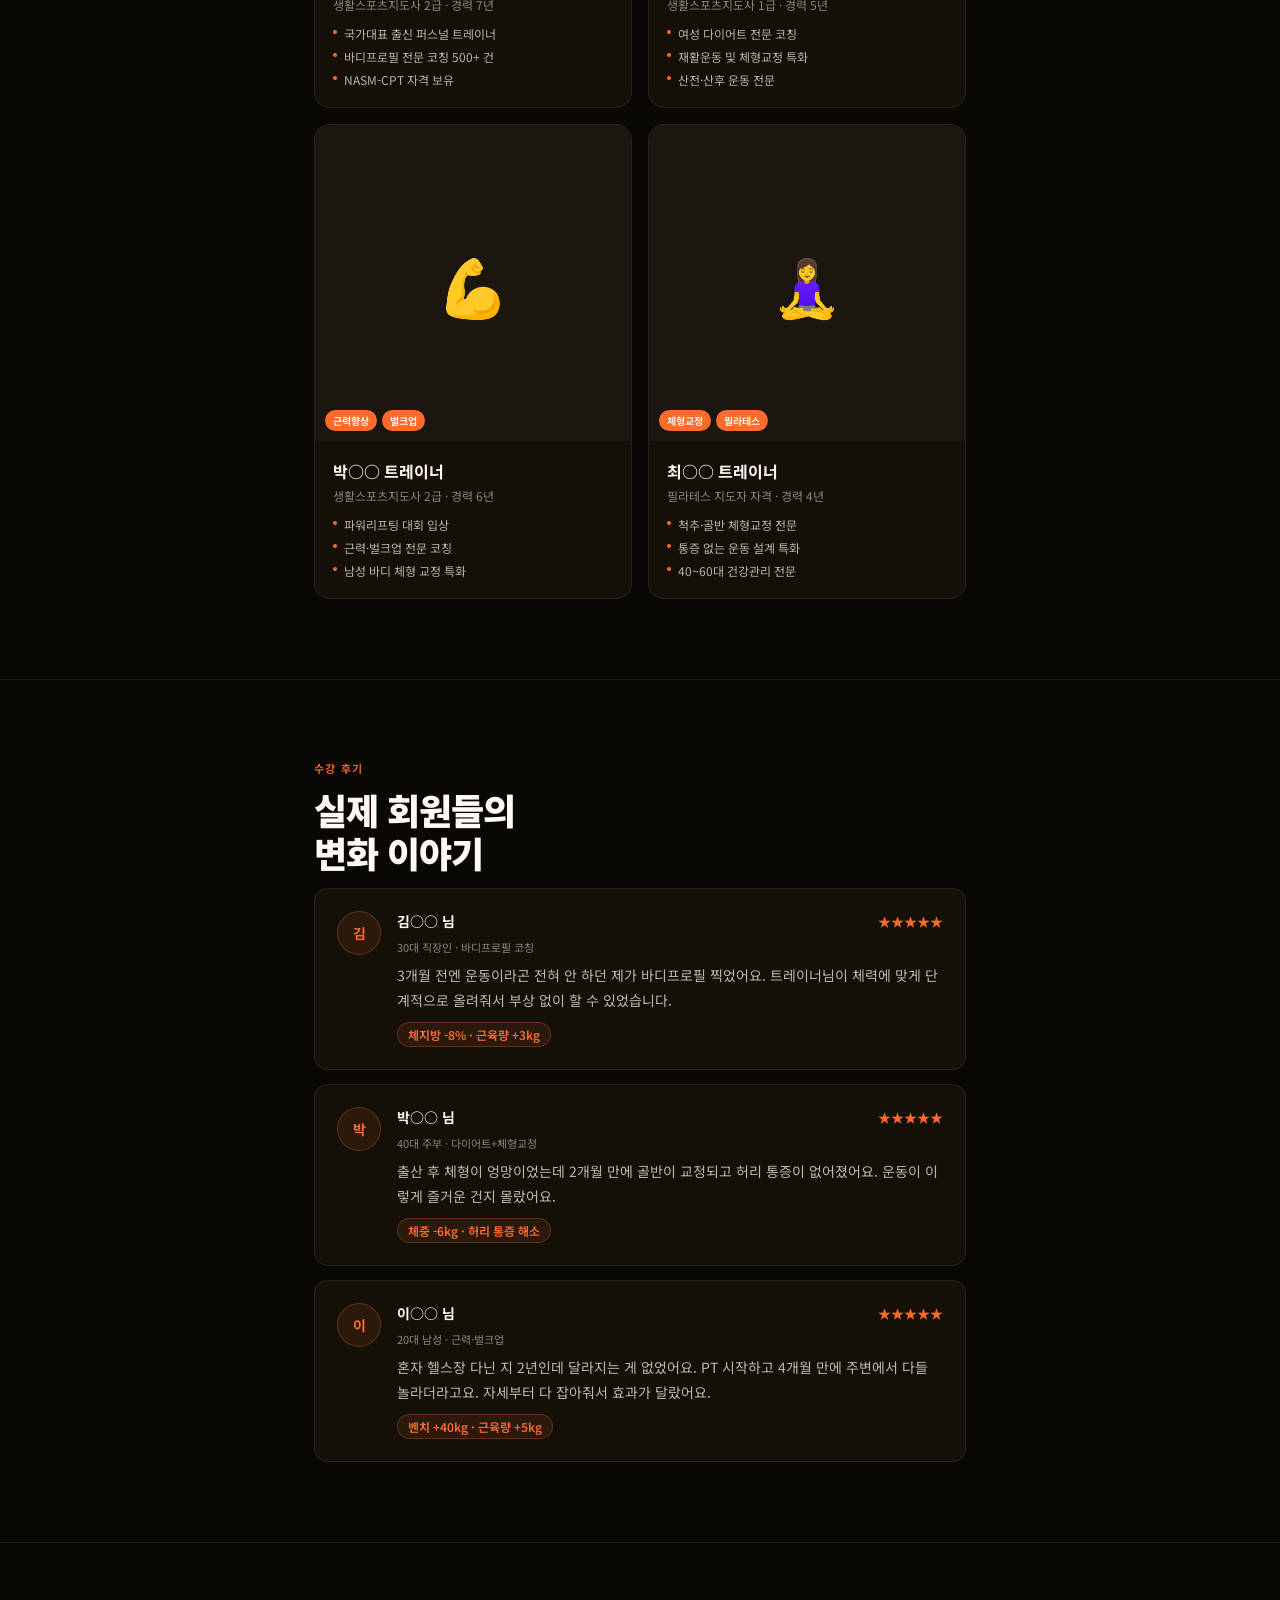
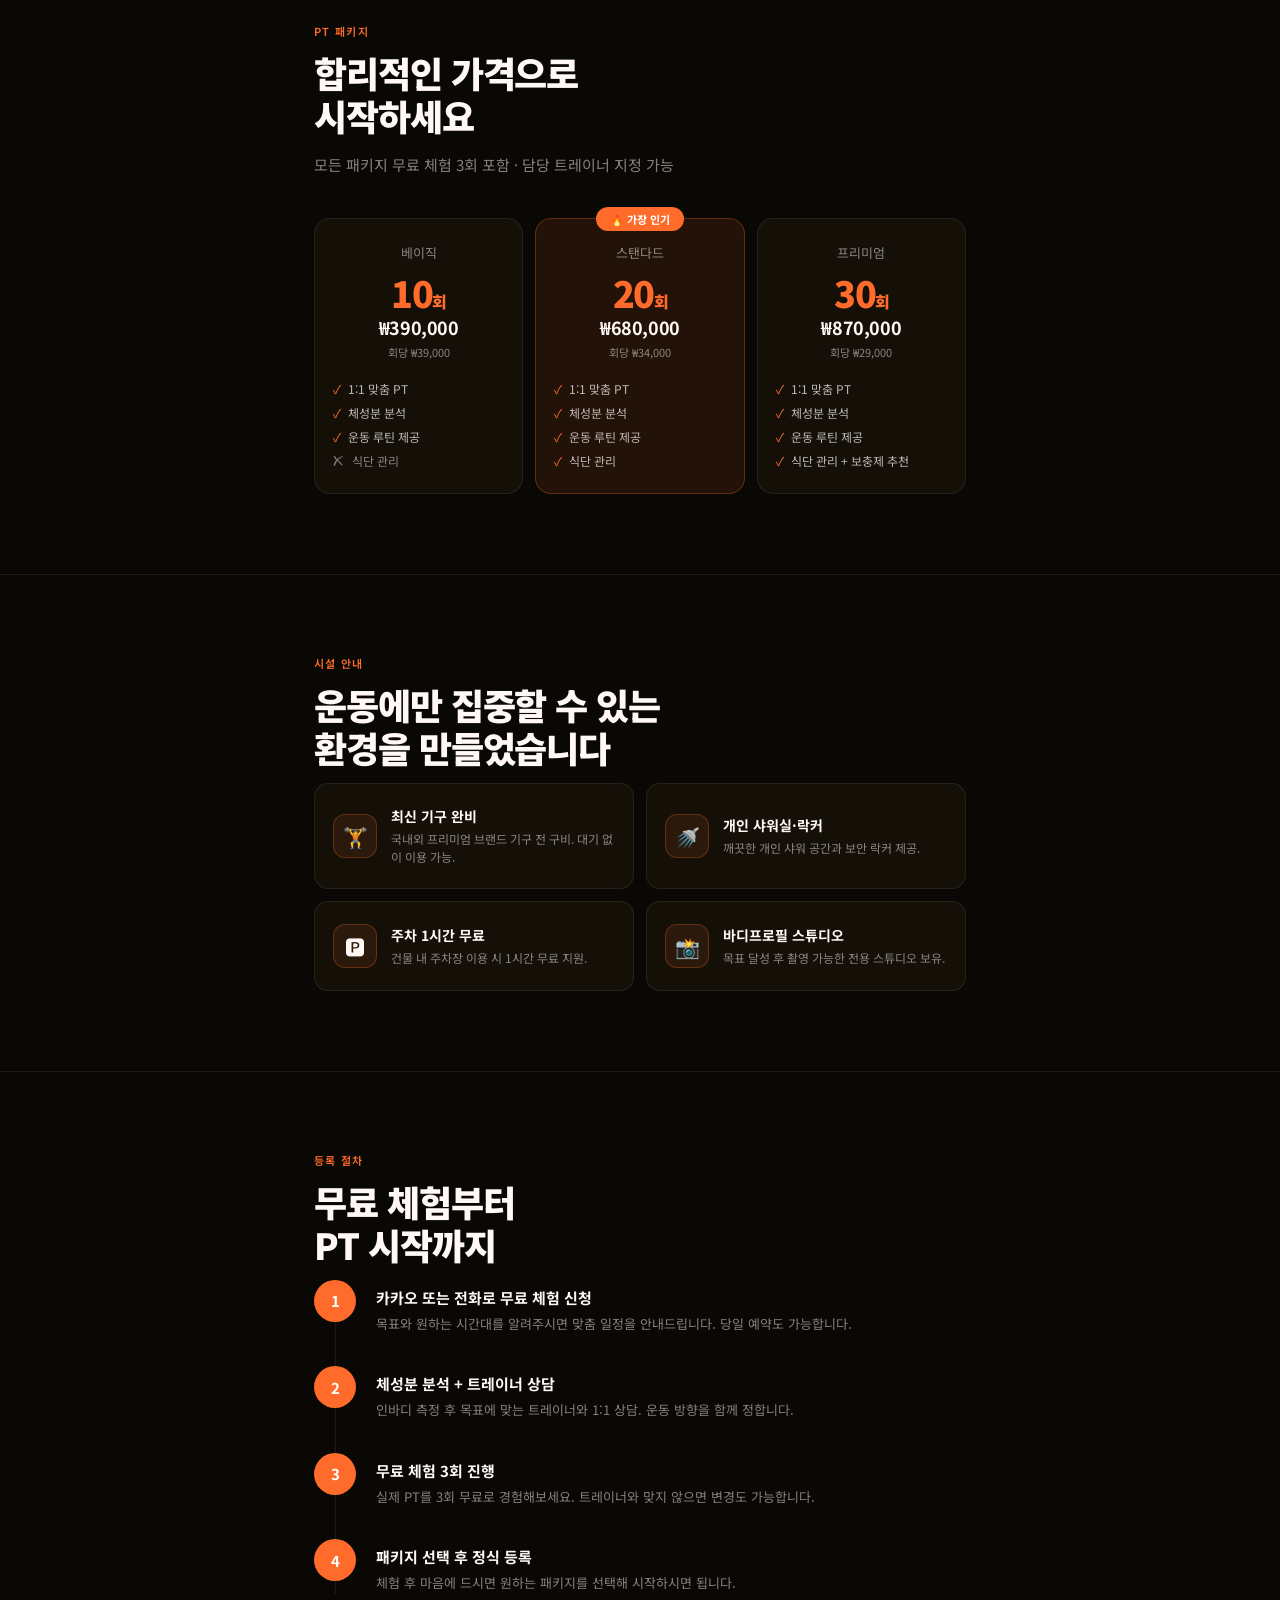
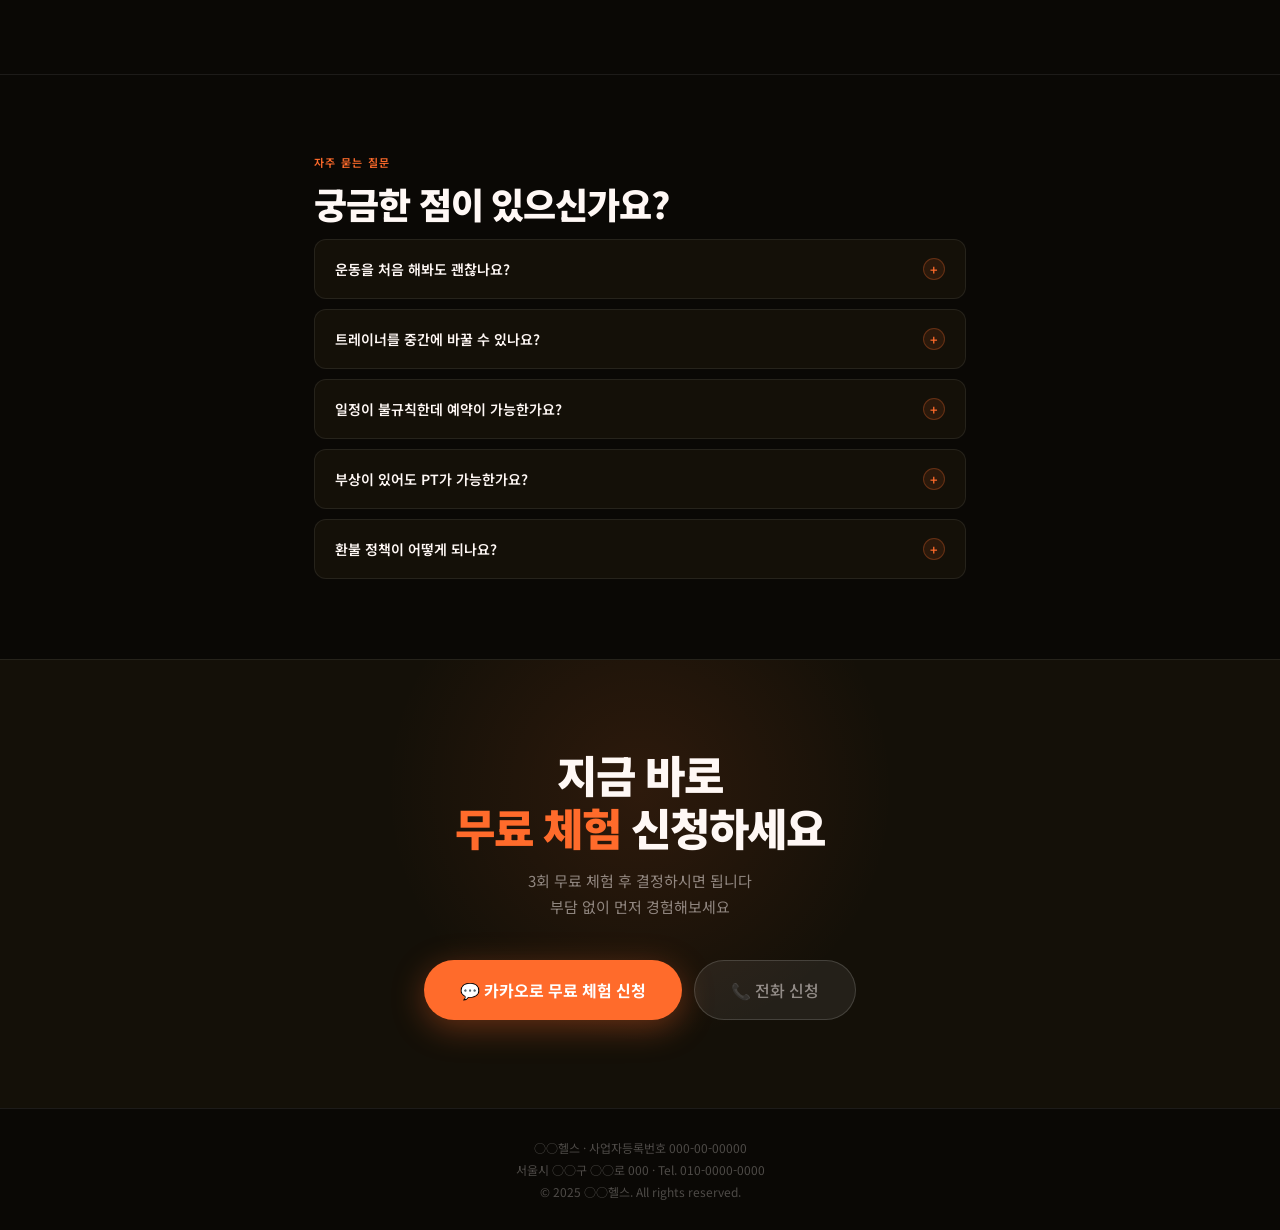
<file: template/pt_gym.html>
<!DOCTYPE html>
<html lang="ko">
<head>
<meta charset="UTF-8">
<meta name="viewport" content="width=device-width, initial-scale=1.0">
<title>○○ 헬스장 | PT 등록 · 무료 체험 신청</title>
<meta name="description" content="전문 트레이너 1:1 PT. 지금 무료 체험 신청하세요.">

<link rel="preconnect" href="https://fonts.googleapis.com">
<link href="https://fonts.googleapis.com/css2?family=Noto+Sans+KR:wght@400;500;700;900&display=swap" rel="stylesheet">

<style>
*, *::before, *::after { margin: 0; padding: 0; box-sizing: border-box; }

:root {
  --orange: #FF6B2B;
  --orange2: #E85A1E;
  --orange-light: rgba(255,107,43,0.10);
  --orange-border: rgba(255,107,43,0.28);
  --bg: #0A0805;
  --surface: #141008;
  --surface2: #1C1610;
  --border: rgba(255,255,255,0.08);
  --border-hover: rgba(255,255,255,0.15);
  --text: #FFF8F5;
  --muted: rgba(255,248,245,0.50);
  --muted2: rgba(255,248,245,0.28);
}

html { scroll-behavior: smooth; }
body {
  font-family: 'Noto Sans KR', sans-serif;
  background: var(--bg);
  color: var(--text);
  -webkit-font-smoothing: antialiased;
}
a { text-decoration: none; color: inherit; }

/* ── FLOATING ── */
.float-cta {
  position: fixed; bottom: 20px; left: 50%;
  transform: translateX(-50%);
  z-index: 999;
  display: flex; gap: 10px;
  filter: drop-shadow(0 8px 24px rgba(0,0,0,0.5));
}
.float-btn {
  font-family: 'Noto Sans KR', sans-serif;
  font-size: 15px; font-weight: 700;
  padding: 14px 26px; border-radius: 100px; border: none;
  cursor: pointer; white-space: nowrap;
  transition: transform 0.15s, opacity 0.15s;
}
.float-btn:hover { transform: translateY(-2px); opacity: 0.9; }
.float-btn.kakao { background: #FEE500; color: #1A1A1A; }
.float-btn.call  { background: var(--orange); color: #fff; }

/* ── NAV ── */
nav {
  position: sticky; top: 0; z-index: 100;
  height: 58px;
  display: flex; align-items: center; justify-content: space-between;
  padding: 0 24px;
  background: rgba(10,8,5,0.90);
  backdrop-filter: blur(12px);
  border-bottom: 0.5px solid var(--border);
}
.nav-logo { font-size: 16px; font-weight: 700; letter-spacing: -0.02em; }
.nav-logo span { color: var(--orange); }
.nav-cta {
  background: var(--orange); color: #fff;
  font-size: 13px; font-weight: 700;
  padding: 9px 20px; border-radius: 100px;
  transition: opacity 0.15s;
}
.nav-cta:hover { opacity: 0.88; }

/* ── HERO ── */
.hero {
  min-height: 100vh;
  display: flex; flex-direction: column;
  align-items: center; justify-content: center;
  padding: 80px 24px 60px;
  text-align: center;
  position: relative; overflow: hidden;
}
.hero::before {
  content: '';
  position: absolute; bottom: -100px; left: 50%;
  transform: translateX(-50%);
  width: 700px; height: 500px;
  background: radial-gradient(circle, rgba(255,107,43,0.13) 0%, transparent 65%);
  pointer-events: none;
}

.hero-badge {
  display: inline-flex; align-items: center; gap: 7px;
  background: var(--orange-light);
  border: 0.5px solid var(--orange-border);
  color: var(--orange);
  font-size: 12px; font-weight: 600;
  padding: 7px 18px; border-radius: 100px;
  margin-bottom: 28px;
  animation: fadeUp 0.6s ease both;
}
.hero-badge::before {
  content: ''; width: 6px; height: 6px;
  border-radius: 50%; background: var(--orange);
  animation: blink 1.6s infinite;
}

.hero h1 {
  font-size: clamp(34px, 8vw, 70px);
  font-weight: 900;
  line-height: 1.08; letter-spacing: -0.035em;
  margin-bottom: 20px;
  animation: fadeUp 0.6s 0.08s ease both;
}
.hero h1 .accent { color: var(--orange); }

.hero p {
  font-size: clamp(15px, 2.5vw, 19px);
  color: var(--muted); line-height: 1.75;
  margin-bottom: 44px;
  animation: fadeUp 0.6s 0.14s ease both;
}
.hero p strong { color: var(--text); font-weight: 500; }

.hero-btns {
  display: flex; gap: 12px; justify-content: center; flex-wrap: wrap;
  animation: fadeUp 0.6s 0.2s ease both;
}
.btn-main {
  background: var(--orange); color: #fff;
  font-family: 'Noto Sans KR', sans-serif;
  font-size: 16px; font-weight: 700;
  padding: 17px 36px; border-radius: 100px; border: none;
  cursor: pointer; transition: opacity 0.15s, transform 0.15s;
  box-shadow: 0 8px 32px rgba(255,107,43,0.35);
}
.btn-main:hover { opacity: 0.9; transform: translateY(-2px); }
.btn-sub {
  background: rgba(255,255,255,0.07);
  border: 0.5px solid var(--border-hover);
  color: var(--muted);
  font-family: 'Noto Sans KR', sans-serif;
  font-size: 16px; font-weight: 500;
  padding: 17px 36px; border-radius: 100px;
  cursor: pointer; transition: background 0.15s;
}
.btn-sub:hover { background: rgba(255,255,255,0.12); color: var(--text); }

.trust-bar {
  display: flex; gap: 28px; flex-wrap: wrap;
  justify-content: center;
  margin-top: 56px; padding-top: 36px;
  border-top: 0.5px solid var(--border);
  animation: fadeUp 0.6s 0.26s ease both;
}
.trust-item { text-align: center; }
.trust-num {
  font-size: 28px; font-weight: 900;
  color: var(--orange); letter-spacing: -0.04em; line-height: 1;
}
.trust-label { font-size: 12px; color: var(--muted); margin-top: 4px; }

/* ── SECTION ── */
.section {
  max-width: 700px; margin: 0 auto;
  padding: 80px 24px;
}
.sec-label {
  font-size: 11px; font-weight: 600;
  letter-spacing: 0.12em; color: var(--orange);
  text-transform: uppercase; margin-bottom: 12px;
}
.sec-title {
  font-size: clamp(24px, 4.5vw, 36px);
  font-weight: 900; letter-spacing: -0.03em;
  line-height: 1.2; margin-bottom: 14px;
}
.sec-desc {
  font-size: 15px; color: var(--muted);
  line-height: 1.8; margin-bottom: 40px;
}

/* ── TRAINER CARDS ── */
.trainer-grid {
  display: grid; grid-template-columns: 1fr 1fr; gap: 16px;
}
.trainer-card {
  background: var(--surface);
  border: 0.5px solid var(--border);
  border-radius: 16px; overflow: hidden;
  transition: border-color 0.2s, transform 0.2s;
}
.trainer-card:hover { border-color: var(--orange-border); transform: translateY(-3px); }
.trainer-img {
  width: 100%; aspect-ratio: 1/1;
  background: var(--surface2);
  display: flex; align-items: center; justify-content: center;
  font-size: 56px;
  position: relative;
}
.trainer-spec {
  position: absolute; bottom: 10px; left: 10px;
  display: flex; gap: 5px; flex-wrap: wrap;
}
.spec-tag {
  font-size: 10px; font-weight: 600;
  background: var(--orange); color: #fff;
  padding: 3px 8px; border-radius: 100px;
}
.trainer-body { padding: 18px; }
.trainer-name { font-size: 16px; font-weight: 700; margin-bottom: 4px; }
.trainer-title { font-size: 12px; color: var(--muted); margin-bottom: 12px; }
.trainer-career {
  list-style: none; display: flex; flex-direction: column; gap: 5px;
}
.tc-item {
  display: flex; align-items: flex-start; gap: 7px;
  font-size: 12px; color: rgba(255,248,245,0.7); line-height: 1.5;
}
.tc-dot {
  flex-shrink: 0; width: 4px; height: 4px;
  border-radius: 50%; background: var(--orange);
  margin-top: 5px;
}

/* ── REVIEW SLIDER ── */
.review-list {
  display: flex; flex-direction: column; gap: 14px;
}
.review-card {
  background: var(--surface);
  border: 0.5px solid var(--border);
  border-radius: 14px; padding: 22px;
  display: flex; gap: 16px;
  transition: border-color 0.2s;
}
.review-card:hover { border-color: var(--orange-border); }
.r-avatar {
  flex-shrink: 0; width: 44px; height: 44px;
  border-radius: 50%;
  background: var(--orange-light);
  border: 0.5px solid var(--orange-border);
  display: flex; align-items: center; justify-content: center;
  font-size: 14px; font-weight: 700; color: var(--orange);
}
.r-body { flex: 1; }
.r-header {
  display: flex; align-items: center; justify-content: space-between;
  margin-bottom: 8px;
}
.r-name { font-size: 14px; font-weight: 700; }
.r-stars { color: var(--orange); font-size: 13px; }
.r-tag { font-size: 11px; color: var(--muted); margin-bottom: 8px; }
.r-text {
  font-size: 14px; color: rgba(255,248,245,0.72);
  line-height: 1.75;
}
.r-result {
  display: inline-block;
  margin-top: 10px;
  font-size: 12px; font-weight: 600;
  color: var(--orange);
  background: var(--orange-light);
  border: 0.5px solid var(--orange-border);
  padding: 3px 10px; border-radius: 100px;
}

/* ── PT PACKAGES ── */
.pkg-grid {
  display: grid; grid-template-columns: repeat(3, 1fr); gap: 12px;
}
.pkg-card {
  background: var(--surface);
  border: 0.5px solid var(--border);
  border-radius: 16px; padding: 24px 18px;
  text-align: center; position: relative;
  transition: border-color 0.2s, transform 0.2s;
}
.pkg-card:hover { transform: translateY(-3px); }
.pkg-card.popular {
  border-color: var(--orange-border);
  background: var(--orange-light);
}
.pkg-badge {
  position: absolute; top: -12px; left: 50%;
  transform: translateX(-50%);
  background: var(--orange); color: #fff;
  font-size: 11px; font-weight: 700;
  padding: 4px 14px; border-radius: 100px;
  white-space: nowrap;
}
.pkg-name { font-size: 13px; color: var(--muted); margin-bottom: 12px; }
.pkg-sessions {
  font-size: 36px; font-weight: 900;
  color: var(--orange); letter-spacing: -0.04em;
  line-height: 1; margin-bottom: 4px;
}
.pkg-sessions span { font-size: 16px; }
.pkg-price {
  font-size: 18px; font-weight: 700;
  margin-bottom: 4px; letter-spacing: -0.02em;
}
.pkg-per {
  font-size: 11px; color: var(--muted);
  margin-bottom: 20px;
}
.pkg-features {
  list-style: none; display: flex;
  flex-direction: column; gap: 7px;
  text-align: left;
}
.pkg-feat {
  display: flex; align-items: center; gap: 7px;
  font-size: 12px; color: rgba(255,248,245,0.72);
}
.pf-check { color: var(--orange); flex-shrink: 0; }

/* ── FACILITY ── */
.facility-grid {
  display: grid; grid-template-columns: repeat(2, 1fr); gap: 12px;
}
.facility-card {
  background: var(--surface);
  border: 0.5px solid var(--border);
  border-radius: 14px; padding: 22px 18px;
  display: flex; align-items: center; gap: 14px;
  transition: border-color 0.2s;
}
.facility-card:hover { border-color: var(--orange-border); }
.fac-icon {
  flex-shrink: 0; width: 44px; height: 44px;
  border-radius: 12px;
  background: var(--orange-light);
  border: 0.5px solid var(--orange-border);
  display: flex; align-items: center; justify-content: center;
  font-size: 20px;
}
.fac-title { font-size: 14px; font-weight: 700; margin-bottom: 4px; }
.fac-desc  { font-size: 12px; color: var(--muted); line-height: 1.5; }

/* ── PROCESS ── */
.process-list {
  display: flex; flex-direction: column; gap: 0;
  position: relative;
}
.process-list::before {
  content: '';
  position: absolute; left: 21px; top: 0; bottom: 0;
  width: 0.5px; background: var(--border);
}
.process-item {
  display: flex; gap: 20px;
  padding-bottom: 32px; position: relative;
}
.process-item:last-child { padding-bottom: 0; }
.proc-num {
  flex-shrink: 0; width: 42px; height: 42px;
  border-radius: 50%;
  background: var(--orange); color: #fff;
  font-size: 15px; font-weight: 700;
  display: flex; align-items: center; justify-content: center;
  position: relative; z-index: 1;
}
.proc-content { padding-top: 7px; }
.proc-title { font-size: 15px; font-weight: 700; margin-bottom: 5px; }
.proc-desc  { font-size: 13px; color: var(--muted); line-height: 1.65; }

/* ── FAQ ── */
.faq-list { display: flex; flex-direction: column; gap: 10px; }
.faq-item {
  background: var(--surface);
  border: 0.5px solid var(--border);
  border-radius: 12px; overflow: hidden;
}
.faq-q {
  width: 100%; text-align: left;
  display: flex; align-items: center; justify-content: space-between;
  padding: 18px 20px;
  font-family: 'Noto Sans KR', sans-serif;
  font-size: 14px; font-weight: 600;
  background: none; border: none; cursor: pointer;
  color: var(--text); transition: background 0.15s;
}
.faq-q:hover { background: rgba(255,255,255,0.03); }
.faq-icon {
  width: 22px; height: 22px; border-radius: 50%;
  background: var(--orange-light);
  border: 0.5px solid var(--orange-border);
  display: flex; align-items: center; justify-content: center;
  font-size: 13px; color: var(--orange);
  transition: transform 0.25s; flex-shrink: 0;
}
.faq-a {
  display: none;
  padding: 14px 20px 18px;
  font-size: 13px; color: var(--muted); line-height: 1.8;
  border-top: 0.5px solid var(--border);
}
.faq-item.open .faq-a { display: block; }
.faq-item.open .faq-icon { transform: rotate(45deg); }

/* ── FINAL CTA ── */
.final-cta {
  background: var(--surface);
  border-top: 0.5px solid var(--border);
  padding: 88px 24px;
  text-align: center; position: relative; overflow: hidden;
}
.final-cta::before {
  content: '';
  position: absolute; top: -120px; left: 50%;
  transform: translateX(-50%);
  width: 600px; height: 500px;
  background: radial-gradient(circle, rgba(255,107,43,0.11) 0%, transparent 65%);
  pointer-events: none;
}
.final-cta h2 {
  font-size: clamp(26px, 5vw, 44px);
  font-weight: 900; letter-spacing: -0.03em;
  line-height: 1.2; margin-bottom: 14px;
  position: relative;
}
.final-cta h2 span { color: var(--orange); }
.final-cta p {
  font-size: 15px; color: var(--muted);
  line-height: 1.75; margin-bottom: 40px;
  position: relative;
}
.final-btns {
  display: flex; gap: 12px;
  justify-content: center; flex-wrap: wrap;
  position: relative;
}

/* ── DIVIDER ── */
.divider { height: 0.5px; background: var(--border); }

/* ── FOOTER ── */
footer {
  padding: 28px 24px; text-align: center;
  border-top: 0.5px solid var(--border);
  font-size: 12px; color: var(--muted2); line-height: 1.8;
}

/* ── ANIMATIONS ── */
@keyframes fadeUp {
  from { opacity: 0; transform: translateY(20px); }
  to   { opacity: 1; transform: translateY(0); }
}
@keyframes blink {
  0%, 100% { opacity: 1; } 50% { opacity: 0.3; }
}
.reveal {
  opacity: 0; transform: translateY(22px);
  transition: opacity 0.6s ease, transform 0.6s ease;
}
.reveal.visible { opacity: 1; transform: translateY(0); }

@media (max-width: 560px) {
  .trainer-grid { grid-template-columns: 1fr; }
  .pkg-grid { grid-template-columns: 1fr; }
  .facility-grid { grid-template-columns: 1fr; }
  .float-cta { width: calc(100% - 32px); }
  .float-btn { flex: 1; justify-content: center; }
}
</style>
</head>
<body>

<!-- FLOATING -->
<div class="float-cta">
  <button class="float-btn kakao" onclick="window.open('https://open.kakao.com/YOUR_LINK','_blank')">💬 카카오 상담</button>
  <button class="float-btn call" onclick="window.location.href='tel:010-0000-0000'">📞 무료 체험 신청</button>
</div>

<!-- NAV -->
<nav>
  <div class="nav-logo">○○<span>헬스</span></div>
  <a href="#apply" class="nav-cta">PT 무료 체험 →</a>
</nav>

<!-- HERO -->
<section class="hero">
  <div class="hero-badge">🔥 이번 달 PT 무료 체험 진행 중</div>
  <h1>
    전문 트레이너와<br>
    <span class="accent">1:1 PT</span>로<br>
    몸이 달라집니다
  </h1>
  <p>
    처음 3회 <strong>무료 체험</strong> 후 결정하세요.<br>
    마음에 안 드시면 <strong>비용 없이 종료</strong> 가능합니다.
  </p>
  <div class="hero-btns">
    <button class="btn-main" onclick="document.getElementById('apply').scrollIntoView({behavior:'smooth'})">💪 무료 체험 신청하기</button>
    <button class="btn-sub" onclick="document.getElementById('trainers').scrollIntoView({behavior:'smooth'})">트레이너 보기</button>
  </div>

  <div class="trust-bar">
    <div class="trust-item">
      <div class="trust-num">5년+</div>
      <div class="trust-label">평균 트레이너 경력</div>
    </div>
    <div class="trust-item">
      <div class="trust-num">1,800+</div>
      <div class="trust-label">누적 PT 회원</div>
    </div>
    <div class="trust-item">
      <div class="trust-num">4.9점</div>
      <div class="trust-label">회원 만족도</div>
    </div>
    <div class="trust-item">
      <div class="trust-num">3회</div>
      <div class="trust-label">무료 체험 제공</div>
    </div>
  </div>
</section>

<!-- TRAINERS -->
<section class="section" id="trainers">
  <p class="sec-label reveal">트레이너 소개</p>
  <h2 class="sec-title reveal">담당 트레이너를<br>직접 선택하세요</h2>
  <p class="sec-desc reveal">자격증과 경력이 검증된 전문 트레이너가 1:1로 케어합니다</p>

  <div class="trainer-grid">
    <div class="trainer-card reveal">
      <div class="trainer-img">
        🏋️‍♂️
        <div class="trainer-spec">
          <span class="spec-tag">바디프로필</span>
          <span class="spec-tag">다이어트</span>
        </div>
      </div>
      <div class="trainer-body">
        <div class="trainer-name">김○○ 트레이너</div>
        <div class="trainer-title">생활스포츠지도사 2급 · 경력 7년</div>
        <ul class="trainer-career">
          <li class="tc-item"><span class="tc-dot"></span>국가대표 출신 퍼스널 트레이너</li>
          <li class="tc-item"><span class="tc-dot"></span>바디프로필 전문 코칭 500+ 건</li>
          <li class="tc-item"><span class="tc-dot"></span>NASM-CPT 자격 보유</li>
        </ul>
      </div>
    </div>
    <div class="trainer-card reveal">
      <div class="trainer-img">
        🏋️‍♀️
        <div class="trainer-spec">
          <span class="spec-tag">여성전문</span>
          <span class="spec-tag">재활</span>
        </div>
      </div>
      <div class="trainer-body">
        <div class="trainer-name">이○○ 트레이너</div>
        <div class="trainer-title">생활스포츠지도사 1급 · 경력 5년</div>
        <ul class="trainer-career">
          <li class="tc-item"><span class="tc-dot"></span>여성 다이어트 전문 코칭</li>
          <li class="tc-item"><span class="tc-dot"></span>재활운동 및 체형교정 특화</li>
          <li class="tc-item"><span class="tc-dot"></span>산전·산후 운동 전문</li>
        </ul>
      </div>
    </div>
    <div class="trainer-card reveal">
      <div class="trainer-img">
        💪
        <div class="trainer-spec">
          <span class="spec-tag">근력향상</span>
          <span class="spec-tag">벌크업</span>
        </div>
      </div>
      <div class="trainer-body">
        <div class="trainer-name">박○○ 트레이너</div>
        <div class="trainer-title">생활스포츠지도사 2급 · 경력 6년</div>
        <ul class="trainer-career">
          <li class="tc-item"><span class="tc-dot"></span>파워리프팅 대회 입상</li>
          <li class="tc-item"><span class="tc-dot"></span>근력·벌크업 전문 코칭</li>
          <li class="tc-item"><span class="tc-dot"></span>남성 바디 체형 교정 특화</li>
        </ul>
      </div>
    </div>
    <div class="trainer-card reveal">
      <div class="trainer-img">
        🧘‍♀️
        <div class="trainer-spec">
          <span class="spec-tag">체형교정</span>
          <span class="spec-tag">필라테스</span>
        </div>
      </div>
      <div class="trainer-body">
        <div class="trainer-name">최○○ 트레이너</div>
        <div class="trainer-title">필라테스 지도자 자격 · 경력 4년</div>
        <ul class="trainer-career">
          <li class="tc-item"><span class="tc-dot"></span>척추·골반 체형교정 전문</li>
          <li class="tc-item"><span class="tc-dot"></span>통증 없는 운동 설계 특화</li>
          <li class="tc-item"><span class="tc-dot"></span>40~60대 건강관리 전문</li>
        </ul>
      </div>
    </div>
  </div>
</section>

<div class="divider"></div>

<!-- REVIEWS -->
<section class="section">
  <p class="sec-label reveal">수강 후기</p>
  <h2 class="sec-title reveal">실제 회원들의<br>변화 이야기</h2>

  <div class="review-list">
    <div class="review-card reveal">
      <div class="r-avatar">김</div>
      <div class="r-body">
        <div class="r-header">
          <div class="r-name">김○○ 님</div>
          <div class="r-stars">★★★★★</div>
        </div>
        <div class="r-tag">30대 직장인 · 바디프로필 코칭</div>
        <p class="r-text">3개월 전엔 운동이라곤 전혀 안 하던 제가 바디프로필 찍었어요. 트레이너님이 체력에 맞게 단계적으로 올려줘서 부상 없이 할 수 있었습니다.</p>
        <span class="r-result">체지방 -8% · 근육량 +3kg</span>
      </div>
    </div>
    <div class="review-card reveal">
      <div class="r-avatar">박</div>
      <div class="r-body">
        <div class="r-header">
          <div class="r-name">박○○ 님</div>
          <div class="r-stars">★★★★★</div>
        </div>
        <div class="r-tag">40대 주부 · 다이어트+체형교정</div>
        <p class="r-text">출산 후 체형이 엉망이었는데 2개월 만에 골반이 교정되고 허리 통증이 없어졌어요. 운동이 이렇게 즐거운 건지 몰랐어요.</p>
        <span class="r-result">체중 -6kg · 허리 통증 해소</span>
      </div>
    </div>
    <div class="review-card reveal">
      <div class="r-avatar">이</div>
      <div class="r-body">
        <div class="r-header">
          <div class="r-name">이○○ 님</div>
          <div class="r-stars">★★★★★</div>
        </div>
        <div class="r-tag">20대 남성 · 근력·벌크업</div>
        <p class="r-text">혼자 헬스장 다닌 지 2년인데 달라지는 게 없었어요. PT 시작하고 4개월 만에 주변에서 다들 놀라더라고요. 자세부터 다 잡아줘서 효과가 달랐어요.</p>
        <span class="r-result">벤치 +40kg · 근육량 +5kg</span>
      </div>
    </div>
  </div>
</section>

<div class="divider"></div>

<!-- PT PACKAGES -->
<section class="section">
  <p class="sec-label reveal">PT 패키지</p>
  <h2 class="sec-title reveal">합리적인 가격으로<br>시작하세요</h2>
  <p class="sec-desc reveal">모든 패키지 무료 체험 3회 포함 · 담당 트레이너 지정 가능</p>

  <div class="pkg-grid">
    <div class="pkg-card reveal">
      <div class="pkg-name">베이직</div>
      <div class="pkg-sessions">10<span>회</span></div>
      <div class="pkg-price">₩390,000</div>
      <div class="pkg-per">회당 ₩39,000</div>
      <ul class="pkg-features">
        <li class="pkg-feat"><span class="pf-check">✓</span>1:1 맞춤 PT</li>
        <li class="pkg-feat"><span class="pf-check">✓</span>체성분 분석</li>
        <li class="pkg-feat"><span class="pf-check">✓</span>운동 루틴 제공</li>
        <li class="pkg-feat" style="color:var(--muted)"><span style="color:var(--muted)">✗</span>식단 관리</li>
      </ul>
    </div>
    <div class="pkg-card popular reveal">
      <div class="pkg-badge">🔥 가장 인기</div>
      <div class="pkg-name">스탠다드</div>
      <div class="pkg-sessions">20<span>회</span></div>
      <div class="pkg-price">₩680,000</div>
      <div class="pkg-per">회당 ₩34,000</div>
      <ul class="pkg-features">
        <li class="pkg-feat"><span class="pf-check">✓</span>1:1 맞춤 PT</li>
        <li class="pkg-feat"><span class="pf-check">✓</span>체성분 분석</li>
        <li class="pkg-feat"><span class="pf-check">✓</span>운동 루틴 제공</li>
        <li class="pkg-feat"><span class="pf-check">✓</span>식단 관리</li>
      </ul>
    </div>
    <div class="pkg-card reveal">
      <div class="pkg-name">프리미엄</div>
      <div class="pkg-sessions">30<span>회</span></div>
      <div class="pkg-price">₩870,000</div>
      <div class="pkg-per">회당 ₩29,000</div>
      <ul class="pkg-features">
        <li class="pkg-feat"><span class="pf-check">✓</span>1:1 맞춤 PT</li>
        <li class="pkg-feat"><span class="pf-check">✓</span>체성분 분석</li>
        <li class="pkg-feat"><span class="pf-check">✓</span>운동 루틴 제공</li>
        <li class="pkg-feat"><span class="pf-check">✓</span>식단 관리 + 보충제 추천</li>
      </ul>
    </div>
  </div>
</section>

<div class="divider"></div>

<!-- FACILITY -->
<section class="section">
  <p class="sec-label reveal">시설 안내</p>
  <h2 class="sec-title reveal">운동에만 집중할 수 있는<br>환경을 만들었습니다</h2>

  <div class="facility-grid">
    <div class="facility-card reveal">
      <div class="fac-icon">🏋️</div>
      <div>
        <div class="fac-title">최신 기구 완비</div>
        <div class="fac-desc">국내외 프리미엄 브랜드 기구 전 구비. 대기 없이 이용 가능.</div>
      </div>
    </div>
    <div class="facility-card reveal">
      <div class="fac-icon">🚿</div>
      <div>
        <div class="fac-title">개인 샤워실·락커</div>
        <div class="fac-desc">깨끗한 개인 샤워 공간과 보안 락커 제공.</div>
      </div>
    </div>
    <div class="facility-card reveal">
      <div class="fac-icon">🅿️</div>
      <div>
        <div class="fac-title">주차 1시간 무료</div>
        <div class="fac-desc">건물 내 주차장 이용 시 1시간 무료 지원.</div>
      </div>
    </div>
    <div class="facility-card reveal">
      <div class="fac-icon">📸</div>
      <div>
        <div class="fac-title">바디프로필 스튜디오</div>
        <div class="fac-desc">목표 달성 후 촬영 가능한 전용 스튜디오 보유.</div>
      </div>
    </div>
  </div>
</section>

<div class="divider"></div>

<!-- PROCESS -->
<section class="section">
  <p class="sec-label reveal">등록 절차</p>
  <h2 class="sec-title reveal">무료 체험부터<br>PT 시작까지</h2>

  <div class="process-list">
    <div class="process-item reveal">
      <div class="proc-num">1</div>
      <div class="proc-content">
        <div class="proc-title">카카오 또는 전화로 무료 체험 신청</div>
        <p class="proc-desc">목표와 원하는 시간대를 알려주시면 맞춤 일정을 안내드립니다. 당일 예약도 가능합니다.</p>
      </div>
    </div>
    <div class="process-item reveal">
      <div class="proc-num">2</div>
      <div class="proc-content">
        <div class="proc-title">체성분 분석 + 트레이너 상담</div>
        <p class="proc-desc">인바디 측정 후 목표에 맞는 트레이너와 1:1 상담. 운동 방향을 함께 정합니다.</p>
      </div>
    </div>
    <div class="process-item reveal">
      <div class="proc-num">3</div>
      <div class="proc-content">
        <div class="proc-title">무료 체험 3회 진행</div>
        <p class="proc-desc">실제 PT를 3회 무료로 경험해보세요. 트레이너와 맞지 않으면 변경도 가능합니다.</p>
      </div>
    </div>
    <div class="process-item reveal">
      <div class="proc-num">4</div>
      <div class="proc-content">
        <div class="proc-title">패키지 선택 후 정식 등록</div>
        <p class="proc-desc">체험 후 마음에 드시면 원하는 패키지를 선택해 시작하시면 됩니다.</p>
      </div>
    </div>
  </div>
</section>

<div class="divider"></div>

<!-- FAQ -->
<section class="section">
  <p class="sec-label reveal">자주 묻는 질문</p>
  <h2 class="sec-title reveal">궁금한 점이 있으신가요?</h2>

  <div class="faq-list reveal">
    <div class="faq-item">
      <button class="faq-q" onclick="toggleFaq(this)">
        운동을 처음 해봐도 괜찮나요?
        <span class="faq-icon">+</span>
      </button>
      <div class="faq-a">물론입니다. 초보자를 위한 커리큘럼이 따로 준비되어 있으며, 체력 수준에 맞게 단계적으로 설계해 드립니다.</div>
    </div>
    <div class="faq-item">
      <button class="faq-q" onclick="toggleFaq(this)">
        트레이너를 중간에 바꿀 수 있나요?
        <span class="faq-icon">+</span>
      </button>
      <div class="faq-a">네, 가능합니다. 무료 체험 기간뿐 아니라 등록 후에도 트레이너 변경 요청을 받아드립니다.</div>
    </div>
    <div class="faq-item">
      <button class="faq-q" onclick="toggleFaq(this)">
        일정이 불규칙한데 예약이 가능한가요?
        <span class="faq-icon">+</span>
      </button>
      <div class="faq-a">카카오 채널로 언제든지 예약 변경이 가능합니다. 최소 2시간 전 연락 시 취소·변경 페널티 없이 조정 가능합니다.</div>
    </div>
    <div class="faq-item">
      <button class="faq-q" onclick="toggleFaq(this)">
        부상이 있어도 PT가 가능한가요?
        <span class="faq-icon">+</span>
      </button>
      <div class="faq-a">상담 시 부상 부위를 말씀해 주시면 재활 전문 트레이너와 매칭하거나 부상을 고려한 운동 프로그램을 구성합니다.</div>
    </div>
    <div class="faq-item">
      <button class="faq-q" onclick="toggleFaq(this)">
        환불 정책이 어떻게 되나요?
        <span class="faq-icon">+</span>
      </button>
      <div class="faq-a">소비자보호법 기준에 따라 환불 처리됩니다. 잔여 횟수에 따라 비례 환불이 가능하며 자세한 내용은 상담 시 안내드립니다.</div>
    </div>
  </div>
</section>

<!-- FINAL CTA -->
<section class="final-cta" id="apply">
  <h2 class="reveal">지금 바로<br><span>무료 체험</span> 신청하세요</h2>
  <p class="reveal">
    3회 무료 체험 후 결정하시면 됩니다<br>
    부담 없이 먼저 경험해보세요
  </p>
  <div class="final-btns">
    <button class="btn-main reveal" onclick="window.open('https://open.kakao.com/YOUR_LINK','_blank')">💬 카카오로 무료 체험 신청</button>
    <button class="btn-sub reveal" onclick="window.location.href='tel:010-0000-0000'">📞 전화 신청</button>
  </div>
</section>

<footer>
  <!-- ✅ 실제 정보로 교체 -->
  ○○헬스 · 사업자등록번호 000-00-00000<br>
  서울시 ○○구 ○○로 000 · Tel. 010-0000-0000<br>
  © 2025 ○○헬스. All rights reserved.
</footer>

<script>
function toggleFaq(btn) {
  const item = btn.closest('.faq-item');
  const isOpen = item.classList.contains('open');
  document.querySelectorAll('.faq-item').forEach(i => i.classList.remove('open'));
  if (!isOpen) item.classList.add('open');
}

const observer = new IntersectionObserver((entries) => {
  entries.forEach((entry, i) => {
    if (entry.isIntersecting) {
      setTimeout(() => entry.target.classList.add('visible'), i * 60);
      observer.unobserve(entry.target);
    }
  });
}, { threshold: 0.1 });
document.querySelectorAll('.reveal').forEach(el => observer.observe(el));
</script>
</body>
</html>
</file>
<file: css/style.css>
*, *::before, *::after { margin: 0; padding: 0; box-sizing: border-box; }

  :root {
    --red: #FF503C;
    --red-dim: rgba(255,80,60,0.12);
    --red-border: rgba(255,80,60,0.28);
    --white: #ffffff;
    --white-55: rgba(255,255,255,0.55);
    --white-35: rgba(255,255,255,0.35);
    --white-08: rgba(255,255,255,0.08);
    --white-04: rgba(255,255,255,0.04);
    --bg: #0A0A0A;
  }

  html { scroll-behavior: smooth; }

  body {
    font-family: 'Noto Sans KR', sans-serif;
    background: var(--bg);
    color: var(--white);
    -webkit-font-smoothing: antialiased;
  }

  a { text-decoration: none; color: inherit; }

/* ── NAV ── */
nav {
  position: fixed;
  top: 0;
  left: 0;
  width: 100%;
  display: flex;
  justify-content: flex-start; /* 로고를 왼쪽 끝으로 배치 */
  align-items: center;
  padding: 20px 40px; /* 상하좌우 여백 */
  z-index: 1000;
}

.nav-logo {
  font-size: 22px;
  font-weight: 900;
  letter-spacing: -0.05em;
  text-transform: uppercase;
  color: var(--white);
  cursor: pointer;
  user-select: none;
}

.nav-logo span {
  color: var(--red); /* Form 부분에 포인트 컬러 */
  font-style: italic; /* 디자인 포인트 */
  margin-left: 2px;
}



  /* ── HERO ── */
  .hero {
    min-height: 100vh;
    display: flex;
    flex-direction: column;
    align-items: center;
    justify-content: center;
    padding: 80px 24px 60px;
    text-align: center;
    position: relative;
    overflow: hidden;
  }

  .hero::before {
    content: '';
    position: absolute;
    top: -220px; left: 50%;
    transform: translateX(-50%);
    width: 700px; height: 700px;
    background: radial-gradient(circle, rgba(255,80,60,0.16) 0%, transparent 68%);
    pointer-events: none;
    z-index: 0;
  }

  .hero > * { position: relative; z-index: 1; }

  .badge {
    display: inline-block;
    border: 1px solid var(--red-border);
    color: var(--red);
    font-size: 12px;
    font-weight: 500;
    letter-spacing: 0.08em;
    padding: 7px 18px;
    border-radius: 100px;
    margin-bottom: 36px;
    animation: fadeUp 0.7s ease both;
  }

  .hero h1 {
    font-size: clamp(40px, 10vw, 80px);
    font-weight: 900;
    line-height: 1.08;
    letter-spacing: -0.035em;
    margin-bottom: 24px;
    animation: fadeUp 0.7s 0.1s ease both;
  }

  .hero h1 .accent { color: var(--red); }

  .hero .sub {
    font-size: clamp(16px, 3vw, 21px);
    color: var(--white-55);
    font-weight: 400;
    line-height: 1.65;
    margin-bottom: 52px;
    animation: fadeUp 0.7s 0.18s ease both;
  }

  .hero .sub strong { color: rgba(255,255,255,0.9); font-weight: 500; }

  .cta-group {
    display: flex;
    flex-direction: column;
    align-items: center;
    gap: 14px;
    animation: fadeUp 0.7s 0.26s ease both;
  }

  .btn-primary {
    display: inline-flex;
    align-items: center;
    gap: 10px;
    background: var(--red);
    color: #fff;
    font-family: 'Noto Sans KR', sans-serif;
    font-size: 17px;
    font-weight: 700;
    padding: 19px 44px;
    border-radius: 100px;
    border: none;
    cursor: pointer;
    transition: transform 0.15s ease, box-shadow 0.15s ease;
    box-shadow: 0 8px 40px rgba(255,80,60,0.38);
    letter-spacing: -0.01em;
  }

  .btn-primary:hover { transform: translateY(-2px); box-shadow: 0 14px 52px rgba(255,80,60,0.52); }
  .btn-primary:active { transform: scale(0.975); }

  .cta-note {
    font-size: 13px;
    color: var(--white-35);
  }

  .scroll-hint {
    margin-top: 72px;
    display: flex;
    flex-direction: column;
    align-items: center;
    gap: 8px;
    animation: fadeUp 0.7s 0.4s ease both;
    color: var(--white-35);
    font-size: 12px;
    letter-spacing: 0.06em;
  }

  .scroll-line {
    width: 1px; height: 40px;
    background: linear-gradient(to bottom, var(--white-35), transparent);
  }

  /* ── SECTION WRAPPER ── */
  .section {
    max-width: 660px;
    margin: 0 auto;
    padding: 88px 24px;
  }

  .section-label {
    font-size: 11px;
    font-weight: 500;
    letter-spacing: 0.14em;
    color: var(--red);
    text-transform: uppercase;
    margin-bottom: 28px;
  }

  .section-title {
    font-size: clamp(26px, 5vw, 38px);
    font-weight: 900;
    letter-spacing: -0.03em;
    line-height: 1.2;
    margin-bottom: 12px;
  }

  .section-desc {
    font-size: 15px;
    color: var(--white-55);
    line-height: 1.75;
    margin-bottom: 40px;
  }

  /* ── PAIN LIST ── */
  .pain-list {
    list-style: none;
    display: flex;
    flex-direction: column;
    gap: 14px;
  }

  .pain-item {
    display: flex;
    align-items: flex-start;
    gap: 14px;
    background: var(--white-04);
    border: 0.5px solid var(--white-08);
    border-radius: 14px;
    padding: 20px 22px;
    transition: border-color 0.2s;
  }

  .pain-item:hover { border-color: rgba(255,255,255,0.14); }

  .pain-x {
    flex-shrink: 0;
    width: 22px; height: 22px;
    border-radius: 50%;
    background: rgba(255,80,60,0.14);
    display: flex; align-items: center; justify-content: center;
    margin-top: 1px;
  }

  .pain-x svg { width: 10px; height: 10px; }

  .pain-text {
    font-size: 15px;
    color: rgba(255,255,255,0.72);
    line-height: 1.65;
  }

  .pain-text strong { color: var(--white); font-weight: 500; }

  /* ── SOLUTION BOX ── */
  .solution-box {
    margin-top: 52px;
    background: var(--red-dim);
    border: 0.5px solid var(--red-border);
    border-radius: 18px;
    padding: 40px 32px;
    text-align: center;
  }

  .solution-box h3 {
    font-size: clamp(20px, 4vw, 28px);
    font-weight: 900;
    line-height: 1.35;
    margin-bottom: 14px;
    letter-spacing: -0.025em;
  }

  .solution-box h3 span { color: var(--red); }

  .solution-box p {
    font-size: 15px;
    color: var(--white-55);
    line-height: 1.75;
    margin-bottom: 32px;
  }

  /* ── STATS GRID ── */
  .stats {
    display: grid;
    grid-template-columns: repeat(2, 1fr);
    gap: 12px;
    margin-top: 52px;
  }

  .stat-card {
    background: var(--white-04);
    border: 0.5px solid var(--white-08);
    border-radius: 14px;
    padding: 22px 18px;
    transition: border-color 0.2s, background 0.2s;
  }

  .stat-card:hover {
    background: rgba(255,255,255,0.06);
    border-color: rgba(255,255,255,0.14);
  }

  .stat-num {
    font-size: 32px;
    font-weight: 900;
    color: var(--red);
    letter-spacing: -0.04em;
    line-height: 1;
    margin-bottom: 8px;
  }

  .stat-label {
    font-size: 13px;
    color: var(--white-55);
    line-height: 1.55;
  }

  /* ── INDUSTRY TABS ── */
  .industry-grid {
    display: grid;
    grid-template-columns: repeat(auto-fit, minmax(120px, 1fr));
    gap: 10px;
    margin-top: 40px;
  }

  .industry-card {
    background: var(--white-04);
    border: 0.5px solid var(--white-08);
    border-radius: 12px;
    padding: 18px 14px;
    text-align: center;
    transition: all 0.2s;
    cursor: default;
  }

  .industry-card:hover {
    background: var(--red-dim);
    border-color: var(--red-border);
  }

  .industry-icon { font-size: 24px; margin-bottom: 8px; }

  .industry-name {
    font-size: 13px;
    font-weight: 500;
    color: rgba(255,255,255,0.8);
  }

  /* ── FINAL CTA ── */
  .final-cta {
    padding: 100px 24px;
    text-align: center;
    background: linear-gradient(180deg, transparent 0%, rgba(255,80,60,0.06) 100%);
    border-top: 0.5px solid var(--white-08);
  }

  .final-cta h2 {
    font-size: clamp(28px, 6vw, 48px);
    font-weight: 900;
    letter-spacing: -0.03em;
    line-height: 1.2;
    margin-bottom: 16px;
  }

  .final-cta p {
    font-size: 16px;
    color: var(--white-55);
    line-height: 1.7;
    margin-bottom: 40px;
  }

  /* ── FOOTER ── */
footer {
  padding: 60px 24px;
  background: var(--surface); /* 배경을 살짝 다르게 */
  text-align: center;
}
.footer-brand {
  font-size: 20px;
  font-weight: 800;
  margin-bottom: 8px;
  color: var(--white);
}
.footer-info {
  margin-top: 20px;
  font-size: 13px;
  color: var(--white-35);
  line-height: 1.6;
}

  /* ── ANIMATIONS ── */
  @keyframes fadeUp {
    from { opacity: 0; transform: translateY(24px); }
    to   { opacity: 1; transform: translateY(0); }
  }

  .reveal {
    opacity: 0;
    transform: translateY(28px);
    transition: opacity 0.65s ease, transform 0.65s ease;
  }

  .reveal.visible {
    opacity: 1;
    transform: translateY(0);
  }

  /* ── RESPONSIVE ── */
  @media (max-width: 480px) {
    .btn-primary { font-size: 15px; padding: 17px 32px; }
    .solution-box { padding: 28px 20px; }
    .stats { grid-template-columns: 1fr 1fr; }
  }


 /* 모바일 대응 */
@media (max-width: 768px) {
  nav {
    padding: 16px 20px;
  }
  .nav-logo {
    font-size: 18px;
  }
}
</file>
